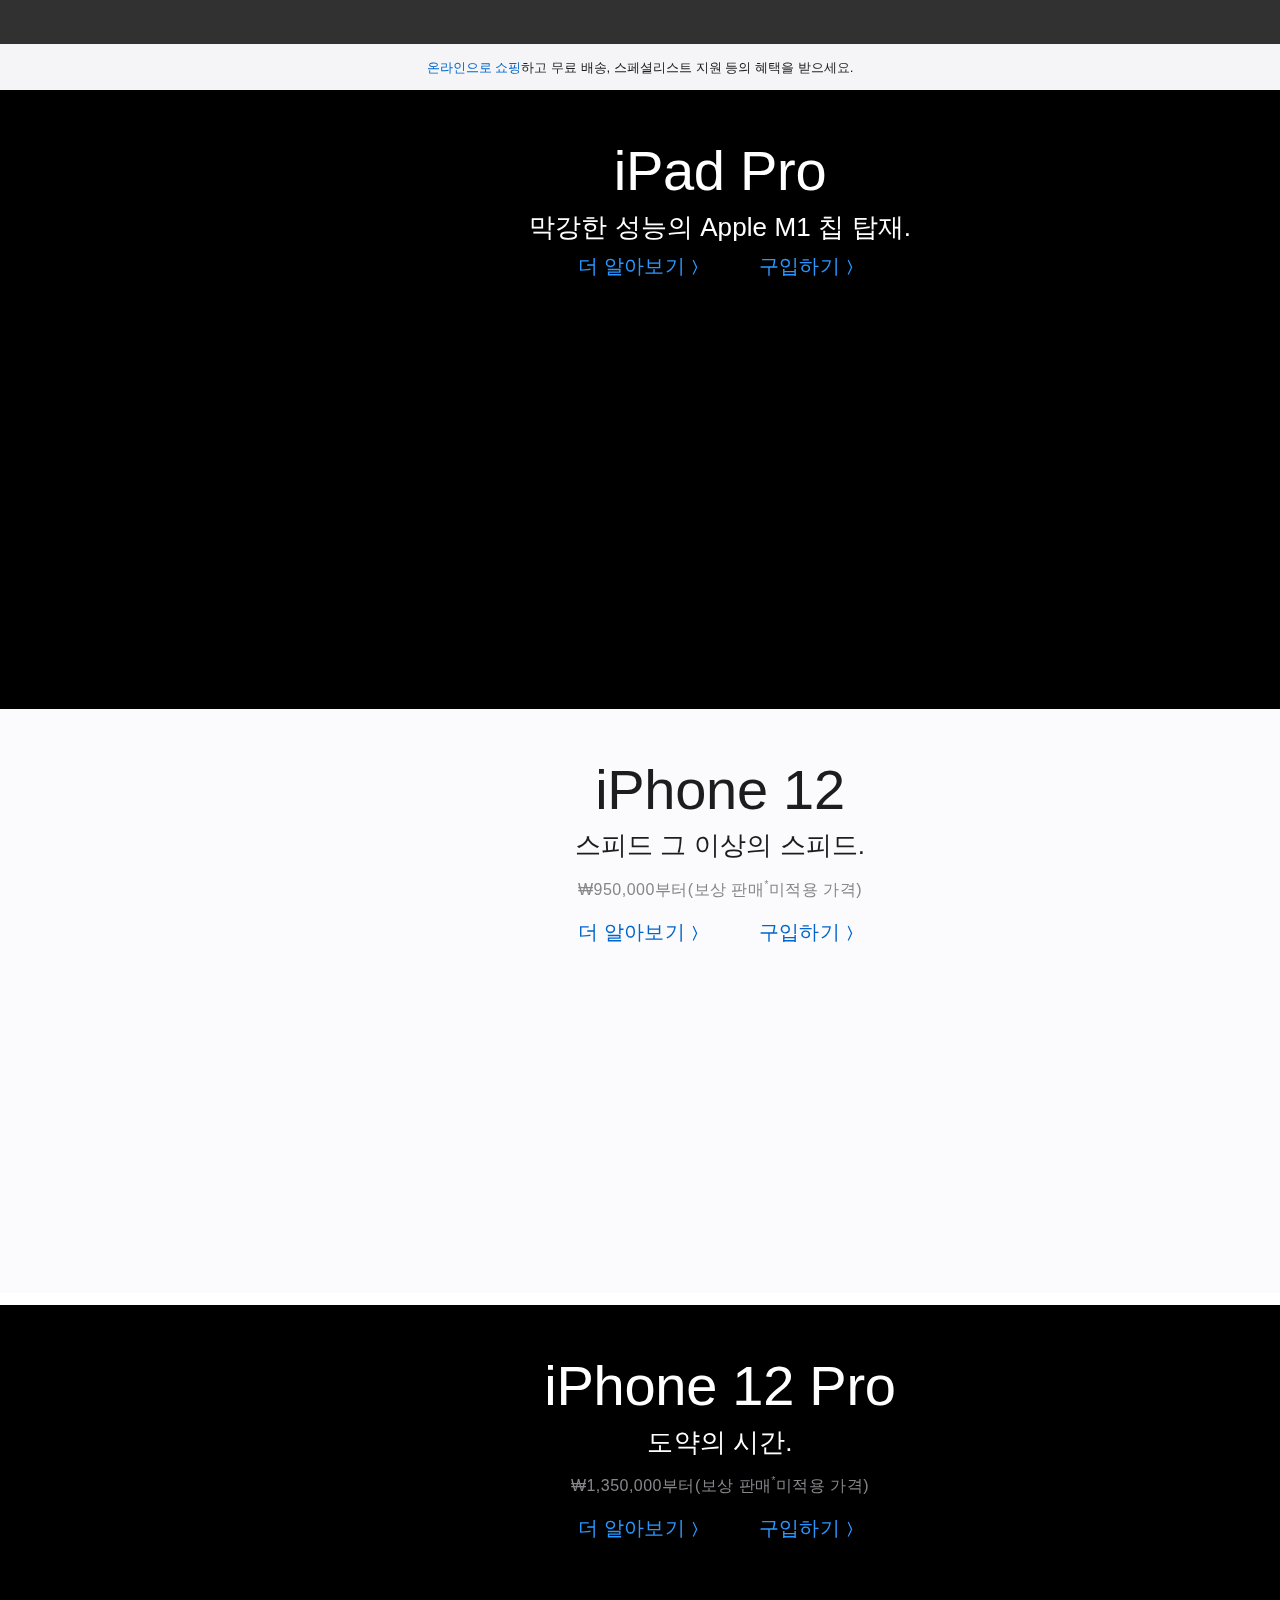
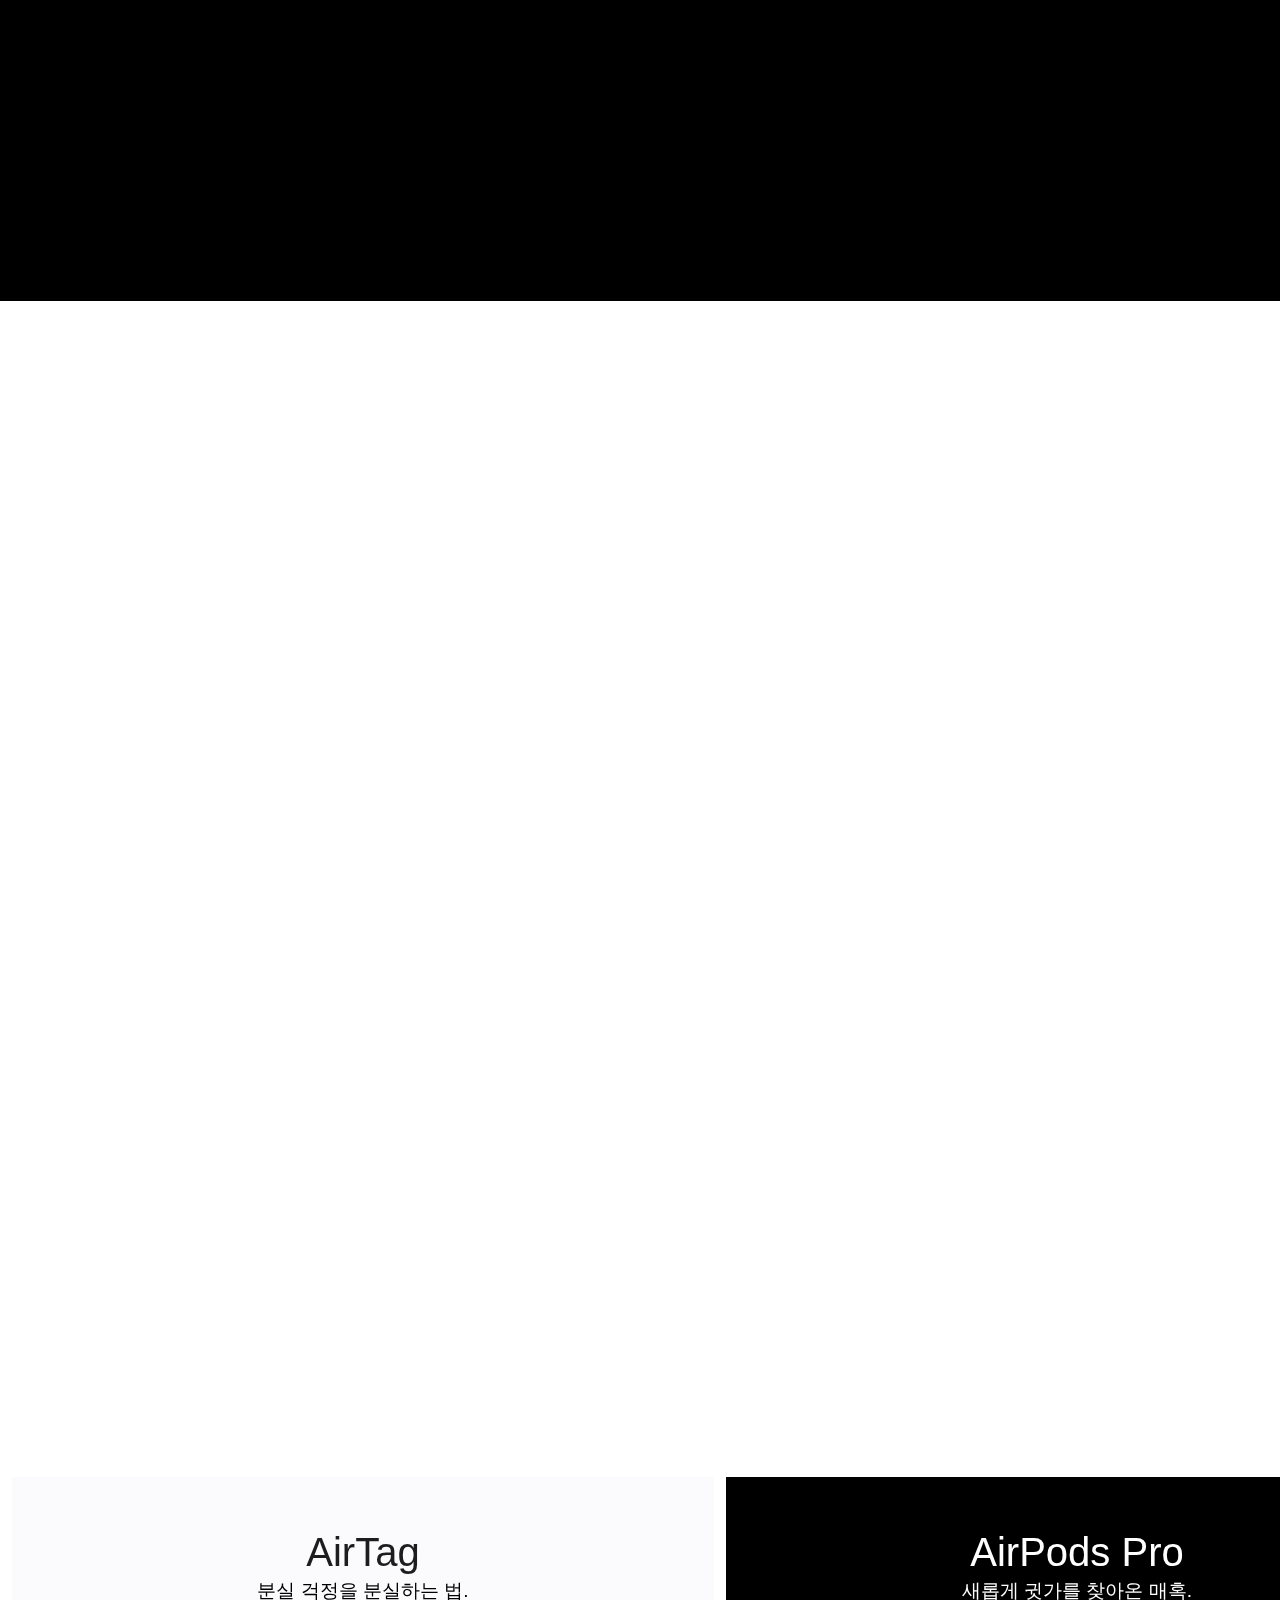
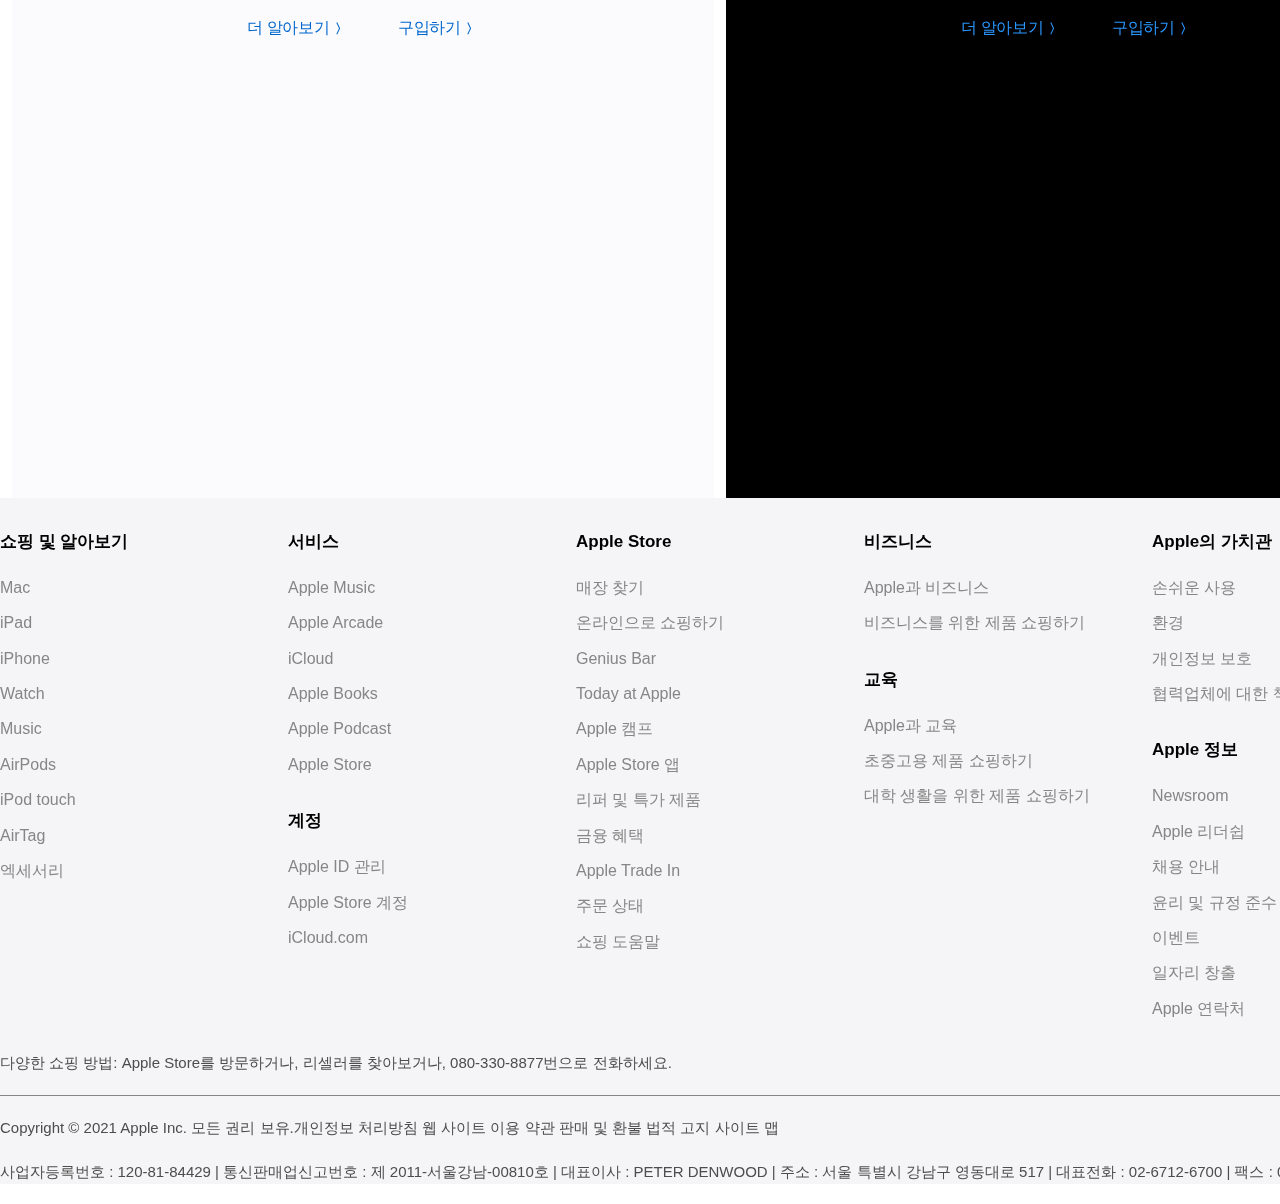
<file: index.html>
<!-- 	<%@ page language="java" contentType="text/html; charset=UTF-8" -->
<!--     pageEncoding="UTF-8"%> -->
<!DOCTYPE html>
<html>
<head>
<meta charset="UTF-8">
<link rel="stylesheet" type="text/css" href="css/home.css">
<link rel="stylesheet" type="text/css" href="css/top.css">
<link rel="stylesheet" type="text/css" href="css/bottom.css">
<script src="https://code.jquery.com/jquery-1.11.3.min.js"></script>
<link href="https://unpkg.com/aos@2.3.1/dist/aos.css" rel="stylesheet">
</head>
<body> 
	<!-- top -->
<!-- 	<%@ include file="top.jsp" %> -->
<div class = "topContainer_wrapper">
	<div class = "topContainer">
		<div class = "page appoleLogo"></div>
		<div class = "page Mac"></div>
		<div class = "page iPad"></div>
		<div class = "page iPhone"></div>
		<div class = "page Watch"></div>
		<div class = "page Music"></div>
		<div class = "page customer"></div>
		<div class = "page Search"></div>
		<div class = "page cart"></div>
	</div>
</div>

<script src="js/top.js"></script>

	<!-- 배너 -->
	<div class="banner_wrapper" data-aos="fade-left" data-aos-offset="400" data-aos-duration="1000">
		<div class="button banner_button">온라인으로 쇼핑</div>
		<div class="banner">하고 무료 배송, 스페셜리스트 지원 등의 혜택을 받으세요.</div>
	</div>
	<div class = "main">
		<!-- 메인 큰 블록 3개 : iPhone_12 / iPhone_12_Pro / iPad_Pro -->
		<div class="home iPad_Pro iPadPro_link">
			<div class="iPad_Pro big black_background title">iPad Pro</div>
			<div class="iPad_Pro big black_background subtitle">막강한 성능의 Apple M1 칩 탑재.</div>
			<div class="iPad_Pro big button more_info_wrapper">
				<div class="button more_info_sub_wrapper black_background">
					<div class="more_info">더 알아보기</div>
					<div class="more_info_icon"></div>
				</div>
				<div class="button more_info_sub_wrapper black_background">
					<div class="big buy">구입하기</div>
					<div class="more_info_icon"></div>
				</div>
			</div>
			<div class="iPad_Pro image" data-aos="fade-right" data-aos-offset="400" data-aos-duration="1000"></div>
		</div>
		<div class="home iPhone_12 iPhone12_link">
			<div class="iPhone_12 big title">iPhone 12</div>
			<div class="iPhone_12 big subtitle">스피드 그 이상의 스피드.</div>
			<div class="iPhone_12 big price wrapper">
				<div class="iPhone_12 big price">₩950,000부터(보상 판매</div>
				<div class="iPhone_12 big price button note">* </div>
				<div class="iPhone_12 big price">미적용 가격)</div>
			</div>
			<div class="iPhone_12 big button more_info_wrapper">
				<div class="button more_info_sub_wrapper">
					<div class="more_info">더 알아보기</div>
					<div class="more_info_icon"></div>
				</div>
				<div class="button more_info_sub_wrapper">
					<div class="big buy">구입하기</div>
					<div class="more_info_icon"></div>
				</div>
			</div>
			<div class="iPhone_12 image" data-aos="fade-up" data-aos-offset="400" data-aos-duration="1000"></div>
		</div>
		<div class="home iPhone_12_Pro iPadPro_link">
			<div class="iPhone_12_Pro big black_background title">iPhone 12 Pro</div>
			<div class="iPhone_12_Pro big black_background subtitle">도약의 시간.</div>
			<div class="iPhone_12_Pro big price wrapper">
				<div class="iPhone_12_Pro big price">₩1,350,000부터(보상 판매</div>
				<div class="iPhone_12_Pro big price button note">* </div>
				<div class="iPhone_12_Pro big price">미적용 가격)</div>
			</div>
			<div class="iPhone_12_Pro big button more_info_wrapper">
				<div class="button more_info_sub_wrapper black_background">
					<div class="more_info">더 알아보기</div>
					<div class="more_info_icon"></div>
				</div>
				<div class="button more_info_sub_wrapper black_background">
					<div class="big buy">구입하기</div>
					<div class="more_info_icon"></div>
				</div>
			</div>
			<div class="iPhone_12_Pro image" data-aos="fade-left" data-aos-offset="400" data-aos-duration="1000"></div>
		</div>
		
		<!-- 메인 작은 블록 6개 : iMac / Watch / MacBookAir / Arcade / AirTag / AirPodsPro -->
		<div class="home ETC">
			<div class="home ETC iMac_Watch">
				<div class="iMac background iMac_link" data-aos="zoom-in" data-aos-offset="0" data-aos-duration="2500">
					<div class="iMac small_title">iMac</div>
					<div class="iMac subtitle">이제 새롭게 만날 시간.</div>
					<div class="iMac small button more_info_wrapper">
						<div class="button more_info_sub_wrapper">
							<div class="more_info">더 알아보기</div>
							<div class="small more_info_icon"></div>
						</div>
						<div class="button more_info_sub_wrapper">
							<div class="buy">구입하기</div>
							<div class="small more_info_icon"></div>
						</div>
					</div>
				</div>
				<div class="Watch background" data-aos="zoom-in" data-aos-offset="0" data-aos-duration="2500">
					<div class="Watch black_background Watch small_title"></div>
					<div class="Watch black_background Watch subtitle">건강의 미래, 이미 손목 위에.</div>
					<div class="Watch small button more_info_wrapper">
						<div class="button more_info_sub_wrapper black_background">
							<div class="more_info">더 알아보기</div>
							<div class="small more_info_icon"></div>
						</div>
						<div class="button more_info_sub_wrapper black_background">
							<div class="buy">구입하기</div>
							<div class="small more_info_icon"></div>
						</div>
					</div>
				</div>
			</div>
			<div class="home ETC MacBookAir_Arcade" data-aos="fade-right" data-aos-offset="400" data-aos-duration="1000">
				<div class="MacBookAir background">
					<div class="MacBookAir black_background MacBookAir small_title">MacBook Air</div>
					<div class="MacBookAir black_background MacBookAir subtitle">Air의 흐름을 바꾸다.</div>
					<div class="MacBookAir MacBookAir small button more_info_wrapper">
						<div class="button more_info_sub_wrapper black_background">
							<div class="more_info">더 알아보기</div>
							<div class="small more_info_icon"></div>
						</div>
						<div class="button more_info_sub_wrapper black_background">
							<div class="buy">구입하기</div>
							<div class="small more_info_icon"></div>
						</div>
					</div>
				</div>
				<div class="Arcade background">
					<div class="Arcade small_title"></div>
					<div class="Arcade subtitle">Ultimate Rivals: The Court. 지금 플레이하세요.</div>
					<div class="Arcade small button more_info_wrapper">
						<div class="button more_info_sub_wrapper">
							<div class="more_info">더 알아보기</div>
							<div class="small more_info_icon"></div>
						</div>
						<div class="button more_info_sub_wrapper">
							<div class="try">무료 체험하기</div>
							<div class="button note">1</div>
							<div class="small arrow_icon"></div>
						</div>
					</div>
				</div>
			</div>
			<div class="home ETC AirTag_AirPodsPro">
				<div class="AirTag background">
					<div class="AirTag small_title">AirTag</div>
					<div class="AirTag subtitle">분실 걱정을 분실하는 법.</div>
					<div class="AirTag small button more_info_wrapper">
						<div class="button more_info_sub_wrapper">
							<div class="more_info">더 알아보기</div>
							<div class="small more_info_icon"></div>
						</div>
						<div class="button more_info_sub_wrapper">
							<div class="buy">구입하기</div>
							<div class="small more_info_icon"></div>
						</div>
					</div>
					<div class="AirTag image" data-aos="fade-up" data-aos-offset="400" data-aos-duration="1000"></div>
				</div>
				<div class="AirPodsPro background">
					<div class="AirPodsPro black_background small_title">AirPods Pro</div>
					<div class="AirPodsPro black_background subtitle">새롭게 귓가를 찾아온 매혹.</div>
					<div class="AirPodsPro small button more_info_wrapper">
						<div class="button more_info_sub_wrapper black_background">
							<div class="more_info">더 알아보기</div>
							<div class="small more_info_icon"></div>
						</div>
						<div class="button more_info_sub_wrapper black_background">
							<div class="buy">구입하기</div>
							<div class="small more_info_icon"></div>
						</div>
					</div>
					<div class="AirPodsPro image" data-aos="fade-down" data-aos-offset="400" data-aos-duration="1000"></div>
				</div>
			</div>
		</div>
	</div>
	
	<div class ="bottom">
		<div class = "bottom_container">
			<div class = "bottom_container_box">
				<div class = "list">
					<div class = "list_title">쇼핑 및 알아보기</div>
					<div class = "list_item Mac">Mac</div>
					<div class = "list_item iPad">iPad</div>
					<div class = "list_item iPhone">iPhone</div>
					<div class = "list_item Watch">Watch</div>
					<div class = "list_item Music">Music</div>
					<div class = "list_item AitPods">AirPods</div>
					<div class = "list_item iPod touch">iPod touch</div>
					<div class = "list_item AirTag">AirTag</div>
					<div class = "list_item">엑세서리</div>
					
				</div>
			</div>
			
			<div class = "bottom_container_box">
				<div class = "list">
					<div class = "list_title">서비스</div>
					<div class = "list_item">Apple Music</div>
					<div class = "list_item">Apple Arcade</div>
					<div class = "list_item">iCloud</div>
					<div class = "list_item">Apple Books</div>
					<div class = "list_item">Apple Podcast</div>
					<div class = "list_item">Apple Store</div>
				</div>
				<div class = "list">
					<div class = "list_title">계정</div>
					<div class = "list_item">Apple ID 관리</div>
					<div class = "list_item">Apple Store 계정</div>
					<div class = "list_item">iCloud.com</div>
				</div>
			</div>
			
			<div class = "bottom_container_box">
				<div class = "list">
					<div class = "list_title">Apple Store</div>
					<div class = "list_item">매장 찾기</div>
					<div class = "list_item">온라인으로 쇼핑하기</div>
					<div class = "list_item">Genius Bar</div>
					<div class = "list_item">Today at Apple</div>
					<div class = "list_item">Apple 캠프</div>
					<div class = "list_item">Apple Store 앱</div>
					<div class = "list_item">리퍼 및 특가 제품</div>
					<div class = "list_item">금융 혜택</div>
					<div class = "list_item">Apple Trade In</div>
					<div class = "list_item">주문 상태</div>
					<div class = "list_item">쇼핑 도움말</div>
				</div>
			</div>
			
			<div class = "bottom_container_box">
				<div class = "list">
					<div class = "list_title">비즈니스</div>
					<div class = "list_item">Apple과 비즈니스</div>
					<div class = "list_item">비즈니스를 위한 제품 쇼핑하기</div>
				</div>
				<div class = "list">
					<div class = "list_title">교육</div>
					<div class = "list_item">Apple과 교육</div>
					<div class = "list_item">초중고용 제품 쇼핑하기</div>
					<div class = "list_item">대학 생활을 위한 제품 쇼핑하기</div>
				</div>
			</div>
			
			<div class = "bottom_container_box">
				<div class = "list">
					<div class = "list_title">Apple의 가치관</div>
					<div class = "list_item">손쉬운 사용</div>
					<div class = "list_item">환경</div>
					<div class = "list_item">개인정보 보호</div>
					<div class = "list_item">협력업체에 대한 책임</div>
				</div>
				<div class = "list">
					<div class = "list_title">Apple 정보</div>
					<div class = "list_item">Newsroom</div>
					<div class = "list_item">Apple 리더쉽</div>
					<div class = "list_item">채용 안내</div>
					<div class = "list_item">윤리 및 규정 준수</div>
					<div class = "list_item">이벤트</div>
					<div class = "list_item">일자리 창출</div>
					<div class = "list_item">Apple 연락처</div>
				</div>
			</div>
		</div>
		
		<div class = "footer_container">
			<div class = "footer_item footer_call">다양한 쇼핑 방법: Apple Store를 방문하거나, 리셀러를 찾아보거나, 080-330-8877번으로 전화하세요.</div>
			<div class = "footer_item footer_line"></div>
			<div class = "footer_item footer_notice">Copyright © 2021 Apple Inc. 모든 권리 보유.개인정보 처리방침 웹 사이트 이용 약관 판매 및 환불 법적 고지 사이트 맵</div>
			<div class = "footer_item footer_notice">사업자등록번호 : 120-81-84429 | 통신판매업신고번호 : 제 2011-서울강남-00810호 | 대표이사 : PETER DENWOOD | 주소 : 서울 특별시 강남구 영동대로 517 | 대표전화 : 02-6712-6700 | 팩스 : 02-6928-0000</div>
		
		</div>
	</div>

<script src="js/bottom.js"></script>

	<script src="js/home.js"></script>
	<!-- Script -->
	<script src="https://unpkg.com/aos@2.3.1/dist/aos.js"></script>
	<script type="text/javascript">
		AOS.init();
	</script>
</body>
</html>

<!-- footer -->
<!-- <%@ include file="bottom.jsp" %> -->
</file>
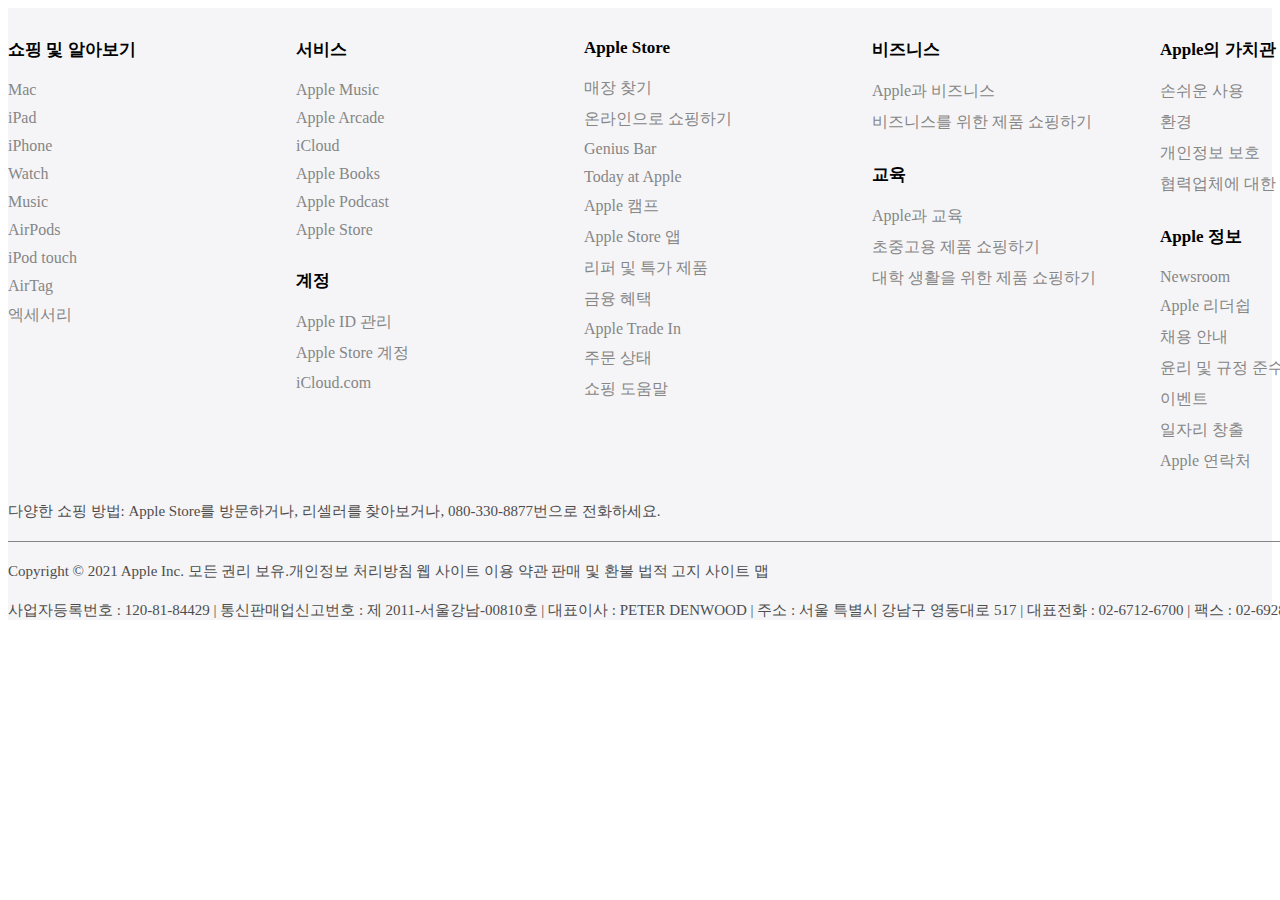
<file: bottom.html>
<!-- <%@ page language="java" contentType="text/html; charset=UTF-8" -->
<!--     pageEncoding="UTF-8"%> -->
<!DOCTYPE html>
<html>
<head>
<link rel="stylesheet" type="text/css" href="css/bottom.css">
<!-- 제이쿼리 -->
<script src="https://code.jquery.com/jquery-1.10.2.js"></script>
<!-- ajax -->
<script src="https://ajax.googleapis.com/ajax/libs/jquery/3.4.1/jquery.min.js"></script>

<meta charset="UTF-8">
</head>
<body>
	<div class ="bottom">
		<div class = "bottom_container">
			<div class = "bottom_container_box">
				<div class = "list">
					<div class = "list_title">쇼핑 및 알아보기</div>
					<div class = "list_item Mac">Mac</div>
					<div class = "list_item iPad">iPad</div>
					<div class = "list_item iPhone">iPhone</div>
					<div class = "list_item Watch">Watch</div>
					<div class = "list_item Music">Music</div>
					<div class = "list_item AitPods">AirPods</div>
					<div class = "list_item iPod touch">iPod touch</div>
					<div class = "list_item AirTag">AirTag</div>
					<div class = "list_item">엑세서리</div>
					
				</div>
			</div>
			
			<div class = "bottom_container_box">
				<div class = "list">
					<div class = "list_title">서비스</div>
					<div class = "list_item">Apple Music</div>
					<div class = "list_item">Apple Arcade</div>
					<div class = "list_item">iCloud</div>
					<div class = "list_item">Apple Books</div>
					<div class = "list_item">Apple Podcast</div>
					<div class = "list_item">Apple Store</div>
				</div>
				<div class = "list">
					<div class = "list_title">계정</div>
					<div class = "list_item">Apple ID 관리</div>
					<div class = "list_item">Apple Store 계정</div>
					<div class = "list_item">iCloud.com</div>
				</div>
			</div>
			
			<div class = "bottom_container_box">
				<div class = "list">
					<div class = "list_title">Apple Store</div>
					<div class = "list_item">매장 찾기</div>
					<div class = "list_item">온라인으로 쇼핑하기</div>
					<div class = "list_item">Genius Bar</div>
					<div class = "list_item">Today at Apple</div>
					<div class = "list_item">Apple 캠프</div>
					<div class = "list_item">Apple Store 앱</div>
					<div class = "list_item">리퍼 및 특가 제품</div>
					<div class = "list_item">금융 혜택</div>
					<div class = "list_item">Apple Trade In</div>
					<div class = "list_item">주문 상태</div>
					<div class = "list_item">쇼핑 도움말</div>
				</div>
			</div>
			
			<div class = "bottom_container_box">
				<div class = "list">
					<div class = "list_title">비즈니스</div>
					<div class = "list_item">Apple과 비즈니스</div>
					<div class = "list_item">비즈니스를 위한 제품 쇼핑하기</div>
				</div>
				<div class = "list">
					<div class = "list_title">교육</div>
					<div class = "list_item">Apple과 교육</div>
					<div class = "list_item">초중고용 제품 쇼핑하기</div>
					<div class = "list_item">대학 생활을 위한 제품 쇼핑하기</div>
				</div>
			</div>
			
			<div class = "bottom_container_box">
				<div class = "list">
					<div class = "list_title">Apple의 가치관</div>
					<div class = "list_item">손쉬운 사용</div>
					<div class = "list_item">환경</div>
					<div class = "list_item">개인정보 보호</div>
					<div class = "list_item">협력업체에 대한 책임</div>
				</div>
				<div class = "list">
					<div class = "list_title">Apple 정보</div>
					<div class = "list_item">Newsroom</div>
					<div class = "list_item">Apple 리더쉽</div>
					<div class = "list_item">채용 안내</div>
					<div class = "list_item">윤리 및 규정 준수</div>
					<div class = "list_item">이벤트</div>
					<div class = "list_item">일자리 창출</div>
					<div class = "list_item">Apple 연락처</div>
				</div>
			</div>
		</div>
		
		<div class = "footer_container">
			<div class = "footer_item footer_call">다양한 쇼핑 방법: Apple Store를 방문하거나, 리셀러를 찾아보거나, 080-330-8877번으로 전화하세요.</div>
			<div class = "footer_item footer_line"></div>
			<div class = "footer_item footer_notice">Copyright © 2021 Apple Inc. 모든 권리 보유.개인정보 처리방침 웹 사이트 이용 약관 판매 및 환불 법적 고지 사이트 맵</div>
			<div class = "footer_item footer_notice">사업자등록번호 : 120-81-84429 | 통신판매업신고번호 : 제 2011-서울강남-00810호 | 대표이사 : PETER DENWOOD | 주소 : 서울 특별시 강남구 영동대로 517 | 대표전화 : 02-6712-6700 | 팩스 : 02-6928-0000</div>
		
		</div>
	</div>

<script src="js/bottom.js"></script>
</body>
</html>
</file>
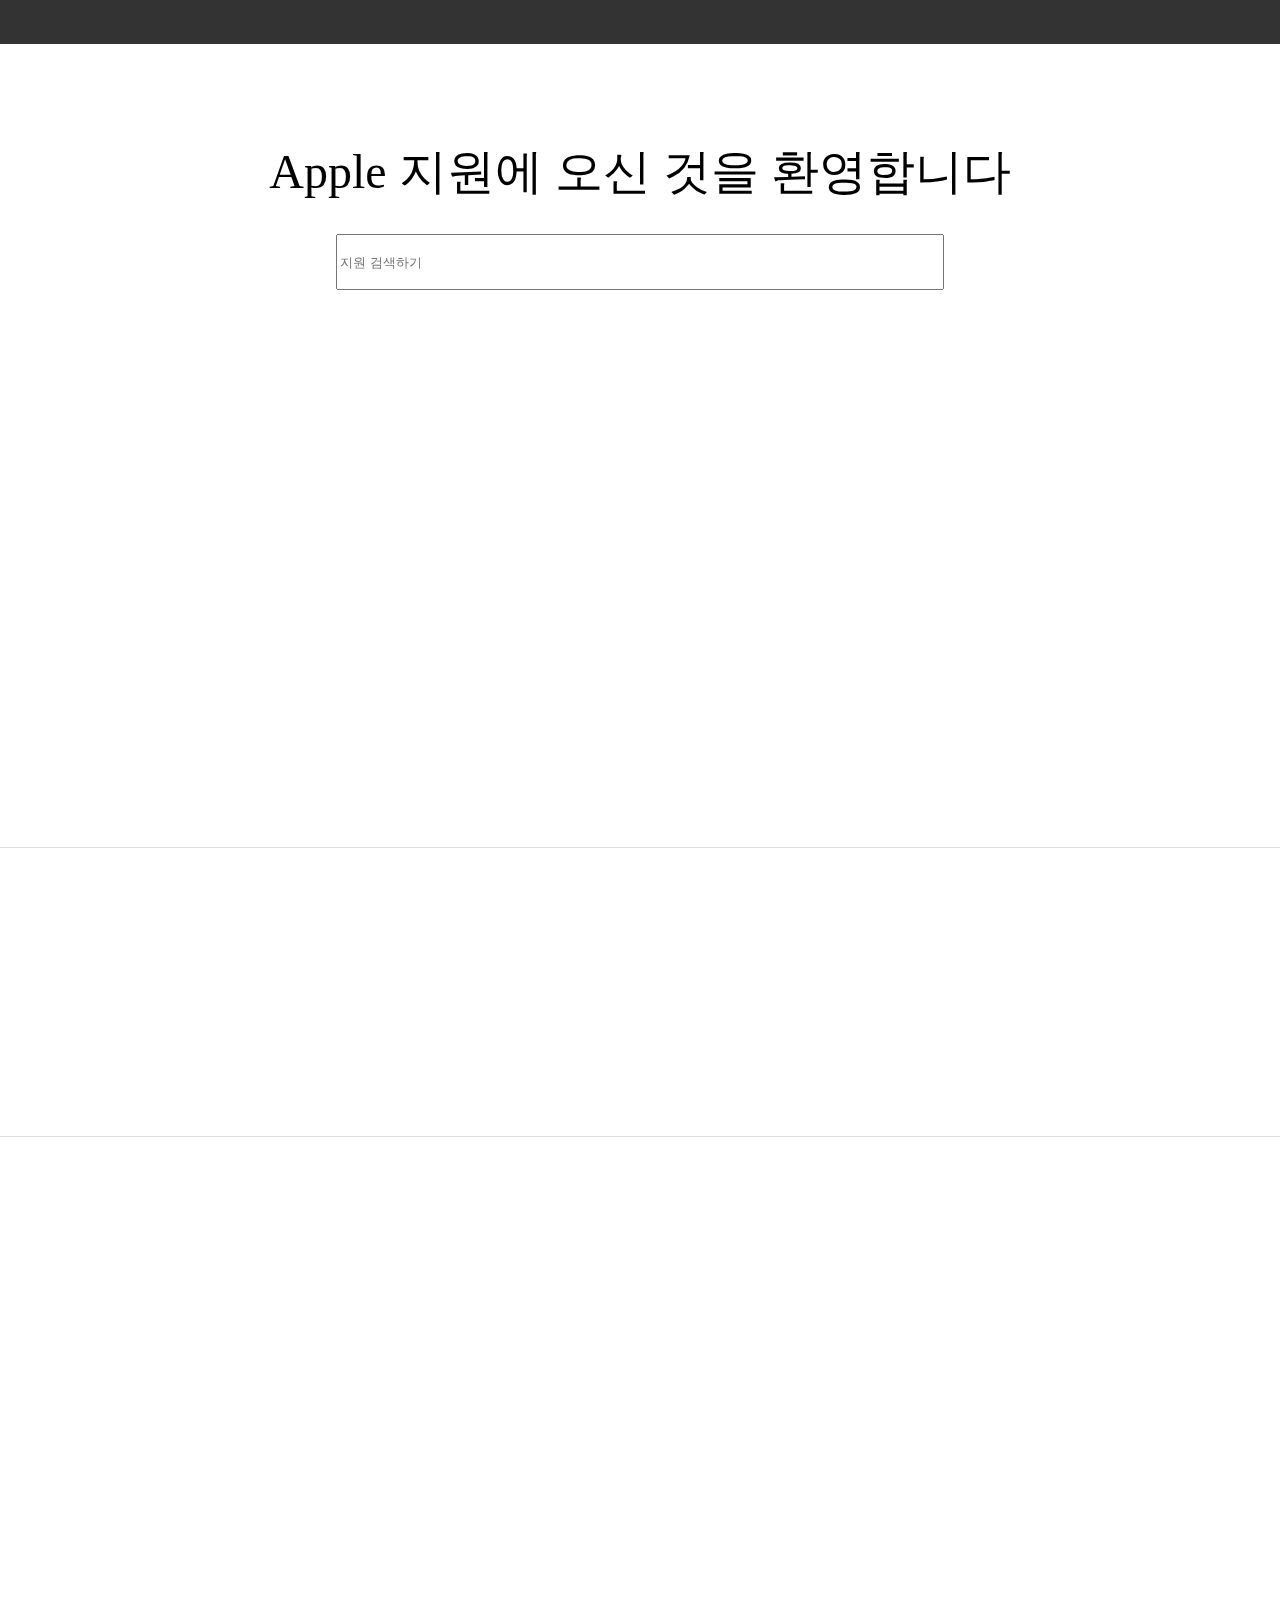
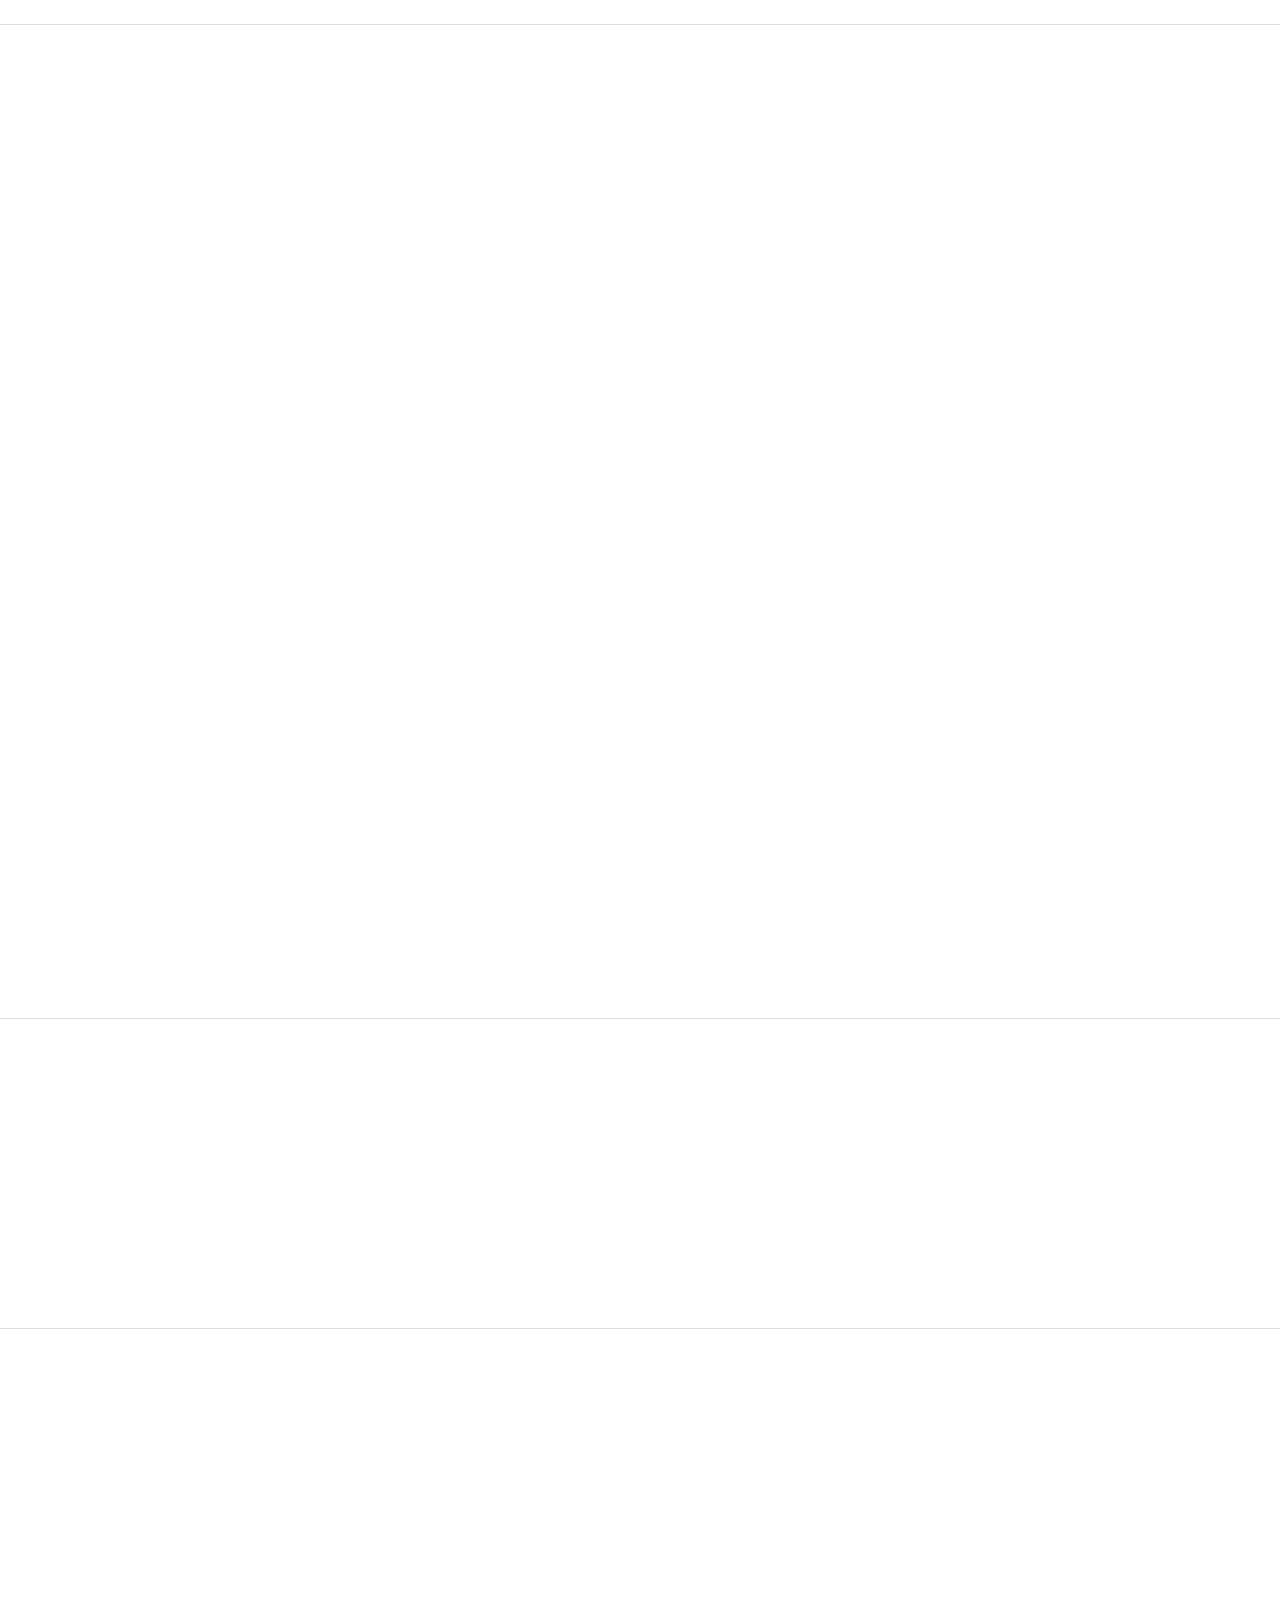
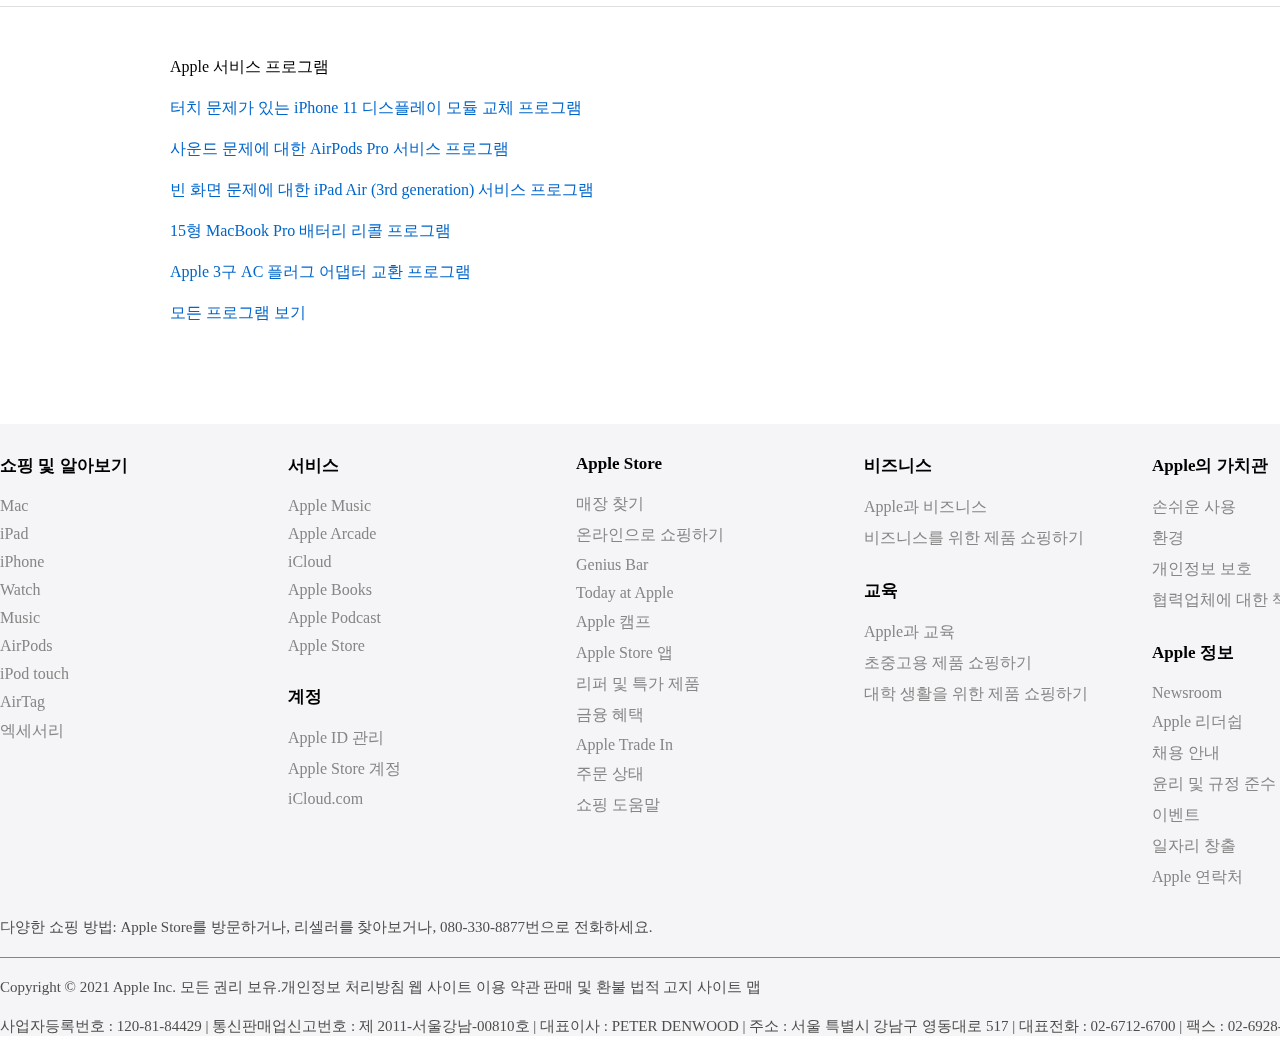
<file: customer.html>
<!-- <%@ page language="java" contentType="text/html; charset=UTF-8" -->
<!--     pageEncoding="UTF-8"%> -->
<!DOCTYPE html>
<html>
<head>
<link rel="stylesheet" type="text/css" href="css/customer.css">
<link rel="stylesheet" type="text/css" href="css/top.css">
<link rel="stylesheet" type="text/css" href="css/bottom.css">
<script src="https://code.jquery.com/jquery-1.11.3.min.js"></script>
<link href="https://unpkg.com/aos@2.3.1/dist/aos.css" rel="stylesheet">
<meta charset="UTF-8">
<title>비공식 Apple 지원</title>
</head>
<body>
<!--  상단 메뉴바 -->
<div class = "topContainer_wrapper">
	<div class = "topContainer">
		<div class = "page appoleLogo"></div>
		<div class = "page Mac"></div>
		<div class = "page iPad"></div>
		<div class = "page iPhone"></div>
		<div class = "page Watch"></div>
		<div class = "page Music"></div>
		<div class = "page customer"></div>
		<div class = "page Search"></div>
		<div class = "page cart"></div>
	</div>
</div>

<script src="js/top.js"></script>
<!-- <%@ include file="top.jsp" %> -->
<div class = "title">
	<div class = "titleBanner">
		<div class = "titleBanner_image" data-aos="zoom-out" data-aos-offset="0" data-aos-duration="2000">
				<div class ="titleBanner_title" data-aos="zoom-in" data-aos-offset="0" data-aos-duration="2000">Apple 지원에 오신 것을 환영합니다</div>
			<div class = "titleBanner_box">
				<input class = "titleBanner_search" placeholder = "지원 검색하기" />
			</div>
		</div>
	</div>
	
	
	<div class = "mainBanner">
		<div class = "mainBanner_choiceBanner">
		
			<div class = "mainBanner_choiceBanner__box">
				<div class = "choiceBanner__image_box">
					<div class = "choiceBanner__image iphone_image" data-aos="zoom-in" data-aos-offset="400" data-aos-duration="2500"></div>
				</div>
				<div class = "choiceBanner__title" data-aos="fade-down" data-aos-offset="400" data-aos-duration="1000">iPhone</div>
			</div>
			
			<div class = "mainBanner_choiceBanner__box">
				<div class = "choiceBanner__image_box">
					<div class = "choiceBanner__image mac_image" data-aos="zoom-in" data-aos-offset="400" data-aos-duration="2500"></div>
				</div>
				<div class = "choiceBanner__title" data-aos="fade-down" data-aos-offset="400" data-aos-duration="1000">Mac</div>
			</div>
			
			<div class = "mainBanner_choiceBanner__box">
				<div class = "choiceBanner__image_box">
					<div class = "choiceBanner__image ipad_image" data-aos="zoom-in" data-aos-offset="400" data-aos-duration="2500"></div>
				</div>
				<div class = "choiceBanner__title" data-aos="fade-down" data-aos-offset="400" data-aos-duration="1000">iPad</div>
			</div>
			
			<div class = "mainBanner_choiceBanner__box">
				<div class = "choiceBanner__image_box">
					<div class = "choiceBanner__image watch_image" data-aos="zoom-in" data-aos-offset="400" data-aos-duration="2500"></div>
				</div>
				<div class = "choiceBanner__title" data-aos="fade-down" data-aos-offset="400" data-aos-duration="1000">Watch</div>
			</div>
			
			<div class = "mainBanner_choiceBanner__box">
				<div class = "choiceBanner__image_box">
					<div class = "choiceBanner__image airpods_image" data-aos="zoom-in" data-aos-offset="400" data-aos-duration="2500"></div>
				</div>
				<div class = "choiceBanner__title" data-aos="fade-down" data-aos-offset="400" data-aos-duration="1000">AirPods</div>
			</div>
			
			<div class = "mainBanner_choiceBanner__box">
				<div class = "choiceBanner__image_box">
					<div class = "choiceBanner__image music_image" data-aos="zoom-in" data-aos-offset="400" data-aos-duration="2500"></div>
				</div>
				<div class = "choiceBanner__title" data-aos="fade-down" data-aos-offset="400" data-aos-duration="1000">Music</div>
			</div>
			
		</div>
					
		<div class = "line"></div>			
					
		<div class = "mainBanner_surviceBanner">
			<div class = "surviceBanner_box">
				<div class = "surviceBanner_image_box" data-aos="fade-up-left" data-aos-offset="300" data-aos-duration="3000">
					<div class = "surviceBanner_image surviceBanner_forgot_image"></div>
				</div>
				<div class = "surviceBanner_info" data-aos="fade-down" data-aos-offset="300" data-aos-duration="1000">Apple ID 또는 암호를 잊어버림</div>
			</div>
			
			<div class = "surviceBanner_box">
				<div class = "surviceBanner_image_box" data-aos="fade-up" data-aos-offset="300" data-aos-duration="3000">
					<div class = "surviceBanner_image surviceBanner_repair_image"></div>
				</div>
				<div class = "surviceBanner_info" data-aos="fade-down" data-aos-offset="300" data-aos-duration="1000">Apple 수리</div>
			</div>
			
			<div class = "surviceBanner_box">
				<div class = "surviceBanner_image_box" data-aos="fade-up-right" data-aos-offset="300" data-aos-duration="3000">
					<div class = "surviceBanner_image surviceBanner_subscribe_image"></div>
				</div>
				<div class = "surviceBanner_info" data-aos="fade-down" data-aos-offset="300" data-aos-duration="1000">청구 및 구독</div>
			</div>
			
		</div>
		
		<div class = "line"></div>
		
		<div class = "mainBanner_tipBanner">
		
			<div class = "tipBanner_box">
				<div class = "tipBanner_image_box">
					<div class = "tipBanner_image tipBanner_design_image" data-aos="zoom-in" data-aos-offset="400" data-aos-duration="1000"></div>
				</div>
				<div class = "tipBanner_info_box" data-aos="fade-left" data-aos-offset="400" data-aos-duration="1000">
					<div class = "tipBanner_info_title">모두를 위한 설계</div>
					<div class = "tipBanner_info_subtitle">모든 Apple 기기에 내장된 강력한 보조 기능을 통해 이제 다양한<br>방식으로 정보를 탐색하고 작업하며 즐길 수 있게 되었습니다.</div>
					<div class = "tipBanner_info_link">손쉬운 사용 기능 탐색하기</div>
					
				</div>
			</div>
		
			<div class = "tipBanner_box tipBanner_box_right">
				<div class = "tipBanner_image_box">
					<div class = "tipBanner_image tipBanner_help_image" data-aos="zoom-in" data-aos-offset="400" data-aos-duration="1000"></div>
				</div>
				<div class = "tipBanner_info_box" data-aos="fade-right" data-aos-offset="400" data-aos-duration="1000">
					<div class = "tipBanner_info_title">가족과 자녀에게 도움이 되는 기능<br>알아보기</div>
					<div class = "tipBanner_info_subtitle">자녀를 위한 Apple 기기 관리, 가족 공유 및 스크린 타임 제한 설정 등<br>다양한 정보를 확인해 보세요.</div>
					<div class = "tipBanner_info_link">자녀를 위해 설정하기</div>	
				</div>
			</div>
		</div>
		
		<div class = "line"></div>
		
		<div class = "mainBanner_today" data-aos="zoom-in" data-aos-offset="400" data-aos-duration="1000">
			<div class = "today_box">
				<div class = "today_info_box">
					<div class = "today_info_title">Today at Apple의 온라인<br>세션</div>
					<div class = "today_info_subtitle">Apple Creative가 진행하는 라이브 세션에서<br>기본적인 iPhone, iPad 및 Mac 사용 방법을<br>배워보세요.</div>
					<div class = "today_info_link">신청하기</div>
				</div>
				
				<div class = "today_image_box">
					<div class = "today_image"></div>	
				</div>
			</div>
		</div>
		
		
		<div class = "mainBanner_support">
			<div class = "support_box"  data-aos="zoom-out" data-aos-offset="0" data-aos-duration="2000">
				<div class = "support_info_box" data-aos="zoom-in" data-aos-offset="0" data-aos-duration="2000">
					<div class = "support_info_title">지원받기</div>
					<div class = "support_info_subtitle">제품을 선택하고 가장 적합한 해결 방법을 확인할 수 있습니다.</div>
					<div class = "support_info_link_box">
						<div class = "support_info_link">지금 시작하기</div>
						<div class = "support_info_link">Apple 지원 앱 다운로드하기</div>
					</div>
				</div>
			</div>
		</div>
		
		
		<div class = "mainBanner_specialist">
			<div class = "specialist_box" data-aos="fade-right" data-aos-offset="300" data-aos-duration="3000">
				<div class = "specialist_image_box">
					<div class = "specialist_image"></div>
				</div>
				<div class = "specialist_info_box">
					<div class = "specialist_info_title">Apple 전문가의 서비스 및 지원</div>
					<div class = "specialist_info_subtitle">AppleCare 제품은 Apple 전문가의 기술 지원 및 추가 하드웨어<br>서비스 옵션을 제공합니다.</div>
					<div class = "specialist_info_link">AppleCare 플랜에 대해 알아보기</div>
				</div>
				
			</div>
		</div>
		
		<div class = "line"></div>
		
		<div class = "mainBanner_question">
			<div class = "question_box" data-aos="fade-left" data-aos-offset="300" data-aos-duration="3000">
				<div class = "question_info_box">
					<div class = "question_info_title">질문이 있으십니까?</div>
					<div class = "question_info_subtitle">질문에 대한 답변을 얻을 수 있습니다. Apple 지원 커뮤니티에서<br>답변을 얻으실 수 있습니다.</div>
					<div class = "question_info_link">커뮤니티에 질문하기</div>
				</div>
				<div class = "question_image_box">
					<div class = "question_image"></div>
				</div>
			</div>
		</div>
		
		<div class = "line"></div>
		
		<div class = "mainBanner_warning">
			<div class = "warning_box" data-aos="fade-up" data-aos-offset="300" data-aos-duration="3000">
				<div class = "warning_title">유사/모조품 주의</div>
				<div class = "warning_subtitle">일부 유사/모조품과 타사 배터리 및 전원 어댑터는 제대로 설계되지 않아 안전 관련 문제를 초래할 수 있습니다. 배터리 교체 시 정품<br>Apple 배터리로 교체하기 위해서는 Apple Store, Apple 공인 서비스 제공업체 또는 무선 이동통신사 서비스 센터를 방문하시는<br>것이 좋습니다. Apple 기기 충전용 어댑터를 교체해야 한다면 Apple 전원 어댑터로 교체하시는 것이 좋습니다.</div>
				<div class = "warning_subtitle">정품이 아닌 교체용 디스플레이는 시각적 품질이 좋지 않거나 제대로 작동하지 않을 수 있습니다. 신뢰할 수 있는 전문가가 정품<br>Apple 부품만을 사용하여 Apple 인증 디스플레이 수리를 수행합니다.</div>
			</div>
		</div>
		
		<div class = "line"></div>
		
		<div class = "mainBanner_appleSurvice">
			<div class = "appleSurvice_box">
				<div class = "appleSurvice_title">Apple 서비스 프로그램</div>
				<div class = "appleSurvice_link_box">
					<div class = "appleSurvice_link">터치 문제가 있는 iPhone 11 디스플레이 모듈 교체 프로그램</div>
					<div class = "appleSurvice_link">사운드 문제에 대한 AirPods Pro 서비스 프로그램</div>
					<div class = "appleSurvice_link">빈 화면 문제에 대한 iPad Air (3rd generation) 서비스 프로그램</div>
					<div class = "appleSurvice_link">15형 MacBook Pro 배터리 리콜 프로그램</div>
					<div class = "appleSurvice_link">Apple 3구 AC 플러그 어댑터 교환 프로그램</div>
					<div class = "appleSurvice_link">모든 프로그램 보기</div>
				</div>
			</div>
		</div>
		
	</div>















</div>
	<div class ="bottom">
		<div class = "bottom_container">
			<div class = "bottom_container_box">
				<div class = "list">
					<div class = "list_title">쇼핑 및 알아보기</div>
					<div class = "list_item Mac">Mac</div>
					<div class = "list_item iPad">iPad</div>
					<div class = "list_item iPhone">iPhone</div>
					<div class = "list_item Watch">Watch</div>
					<div class = "list_item Music">Music</div>
					<div class = "list_item AitPods">AirPods</div>
					<div class = "list_item iPod touch">iPod touch</div>
					<div class = "list_item AirTag">AirTag</div>
					<div class = "list_item">엑세서리</div>
					
				</div>
			</div>
			
			<div class = "bottom_container_box">
				<div class = "list">
					<div class = "list_title">서비스</div>
					<div class = "list_item">Apple Music</div>
					<div class = "list_item">Apple Arcade</div>
					<div class = "list_item">iCloud</div>
					<div class = "list_item">Apple Books</div>
					<div class = "list_item">Apple Podcast</div>
					<div class = "list_item">Apple Store</div>
				</div>
				<div class = "list">
					<div class = "list_title">계정</div>
					<div class = "list_item">Apple ID 관리</div>
					<div class = "list_item">Apple Store 계정</div>
					<div class = "list_item">iCloud.com</div>
				</div>
			</div>
			
			<div class = "bottom_container_box">
				<div class = "list">
					<div class = "list_title">Apple Store</div>
					<div class = "list_item">매장 찾기</div>
					<div class = "list_item">온라인으로 쇼핑하기</div>
					<div class = "list_item">Genius Bar</div>
					<div class = "list_item">Today at Apple</div>
					<div class = "list_item">Apple 캠프</div>
					<div class = "list_item">Apple Store 앱</div>
					<div class = "list_item">리퍼 및 특가 제품</div>
					<div class = "list_item">금융 혜택</div>
					<div class = "list_item">Apple Trade In</div>
					<div class = "list_item">주문 상태</div>
					<div class = "list_item">쇼핑 도움말</div>
				</div>
			</div>
			
			<div class = "bottom_container_box">
				<div class = "list">
					<div class = "list_title">비즈니스</div>
					<div class = "list_item">Apple과 비즈니스</div>
					<div class = "list_item">비즈니스를 위한 제품 쇼핑하기</div>
				</div>
				<div class = "list">
					<div class = "list_title">교육</div>
					<div class = "list_item">Apple과 교육</div>
					<div class = "list_item">초중고용 제품 쇼핑하기</div>
					<div class = "list_item">대학 생활을 위한 제품 쇼핑하기</div>
				</div>
			</div>
			
			<div class = "bottom_container_box">
				<div class = "list">
					<div class = "list_title">Apple의 가치관</div>
					<div class = "list_item">손쉬운 사용</div>
					<div class = "list_item">환경</div>
					<div class = "list_item">개인정보 보호</div>
					<div class = "list_item">협력업체에 대한 책임</div>
				</div>
				<div class = "list">
					<div class = "list_title">Apple 정보</div>
					<div class = "list_item">Newsroom</div>
					<div class = "list_item">Apple 리더쉽</div>
					<div class = "list_item">채용 안내</div>
					<div class = "list_item">윤리 및 규정 준수</div>
					<div class = "list_item">이벤트</div>
					<div class = "list_item">일자리 창출</div>
					<div class = "list_item">Apple 연락처</div>
				</div>
			</div>
		</div>
		
		<div class = "footer_container">
			<div class = "footer_item footer_call">다양한 쇼핑 방법: Apple Store를 방문하거나, 리셀러를 찾아보거나, 080-330-8877번으로 전화하세요.</div>
			<div class = "footer_item footer_line"></div>
			<div class = "footer_item footer_notice">Copyright © 2021 Apple Inc. 모든 권리 보유.개인정보 처리방침 웹 사이트 이용 약관 판매 및 환불 법적 고지 사이트 맵</div>
			<div class = "footer_item footer_notice">사업자등록번호 : 120-81-84429 | 통신판매업신고번호 : 제 2011-서울강남-00810호 | 대표이사 : PETER DENWOOD | 주소 : 서울 특별시 강남구 영동대로 517 | 대표전화 : 02-6712-6700 | 팩스 : 02-6928-0000</div>
		
		</div>
	</div>

<script src="js/bottom.js"></script>





<script src="js/customer.js"></script>
<script src="https://unpkg.com/aos@2.3.1/dist/aos.js"></script>
<script type="text/javascript">
	AOS.init();
</script>
</body>
</html>
<!-- footer -->
<!-- <%@ include file="bottom.jsp" %> -->
</file>
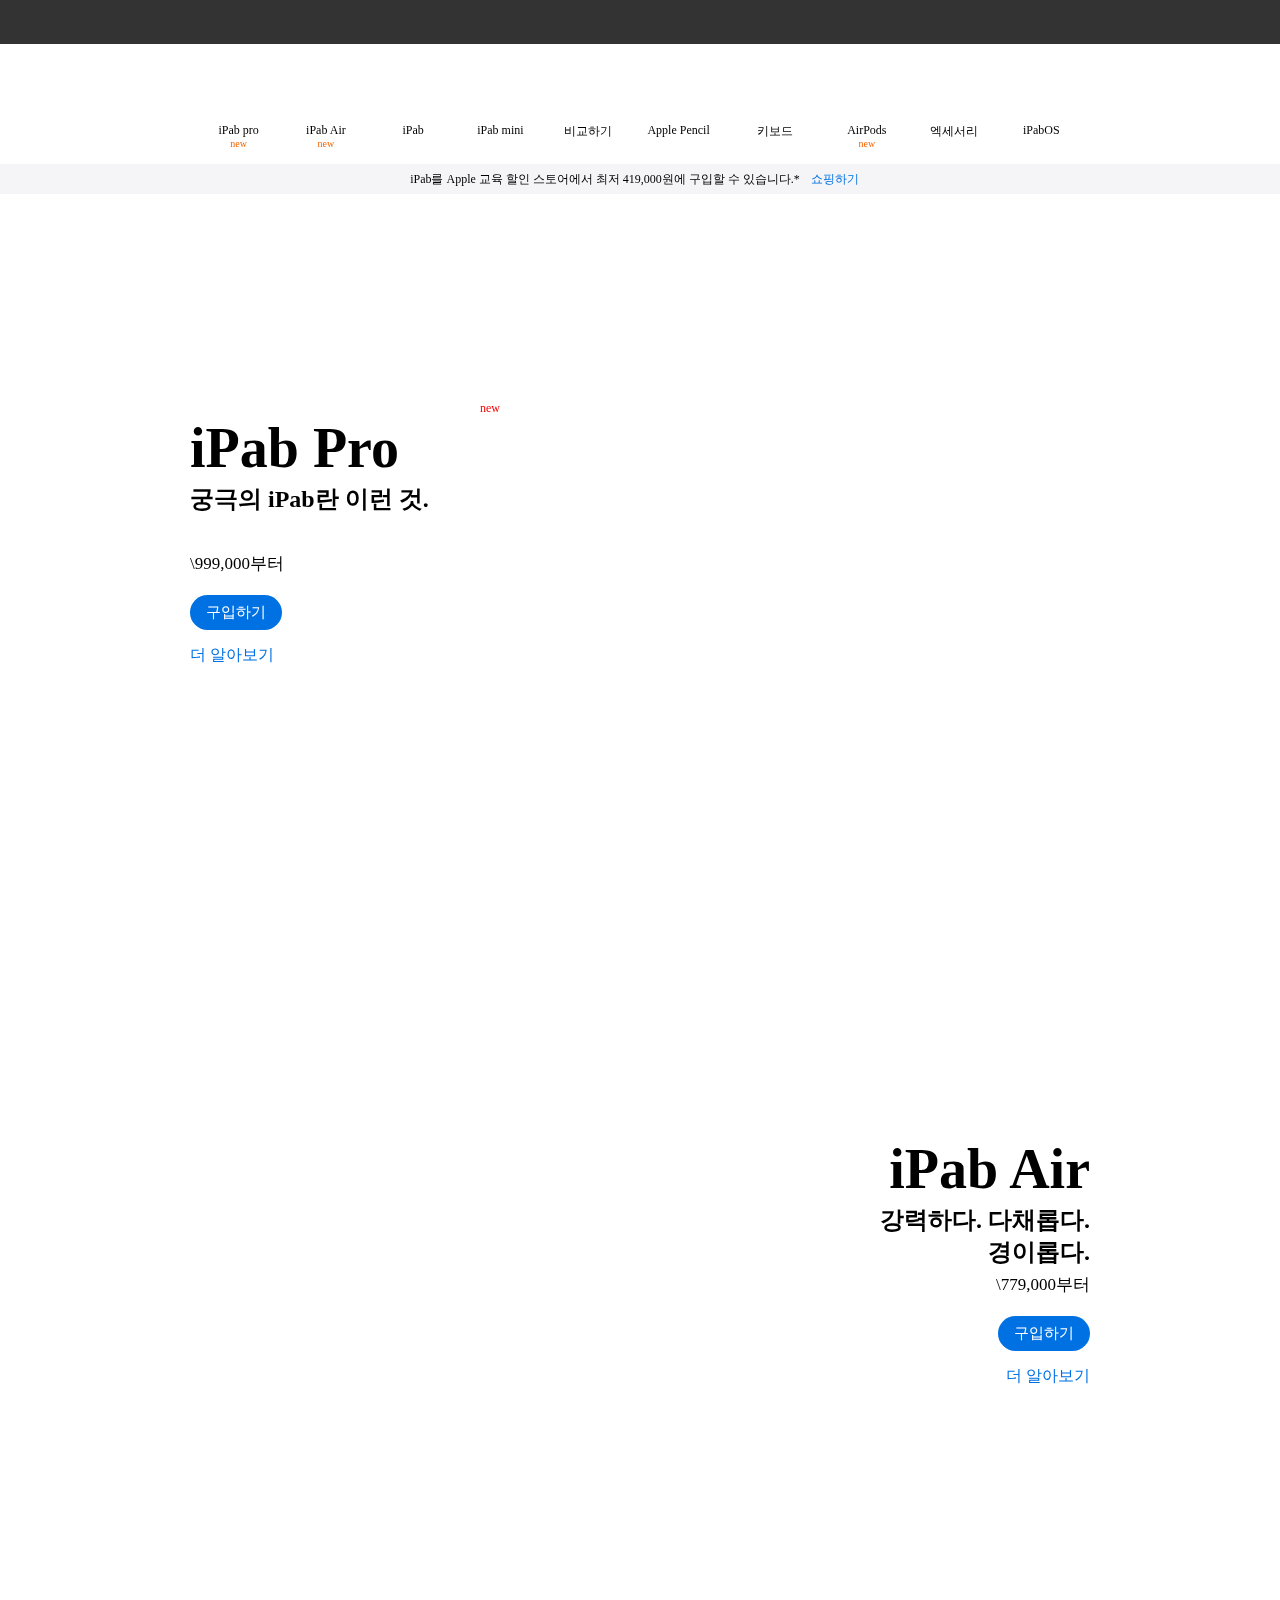
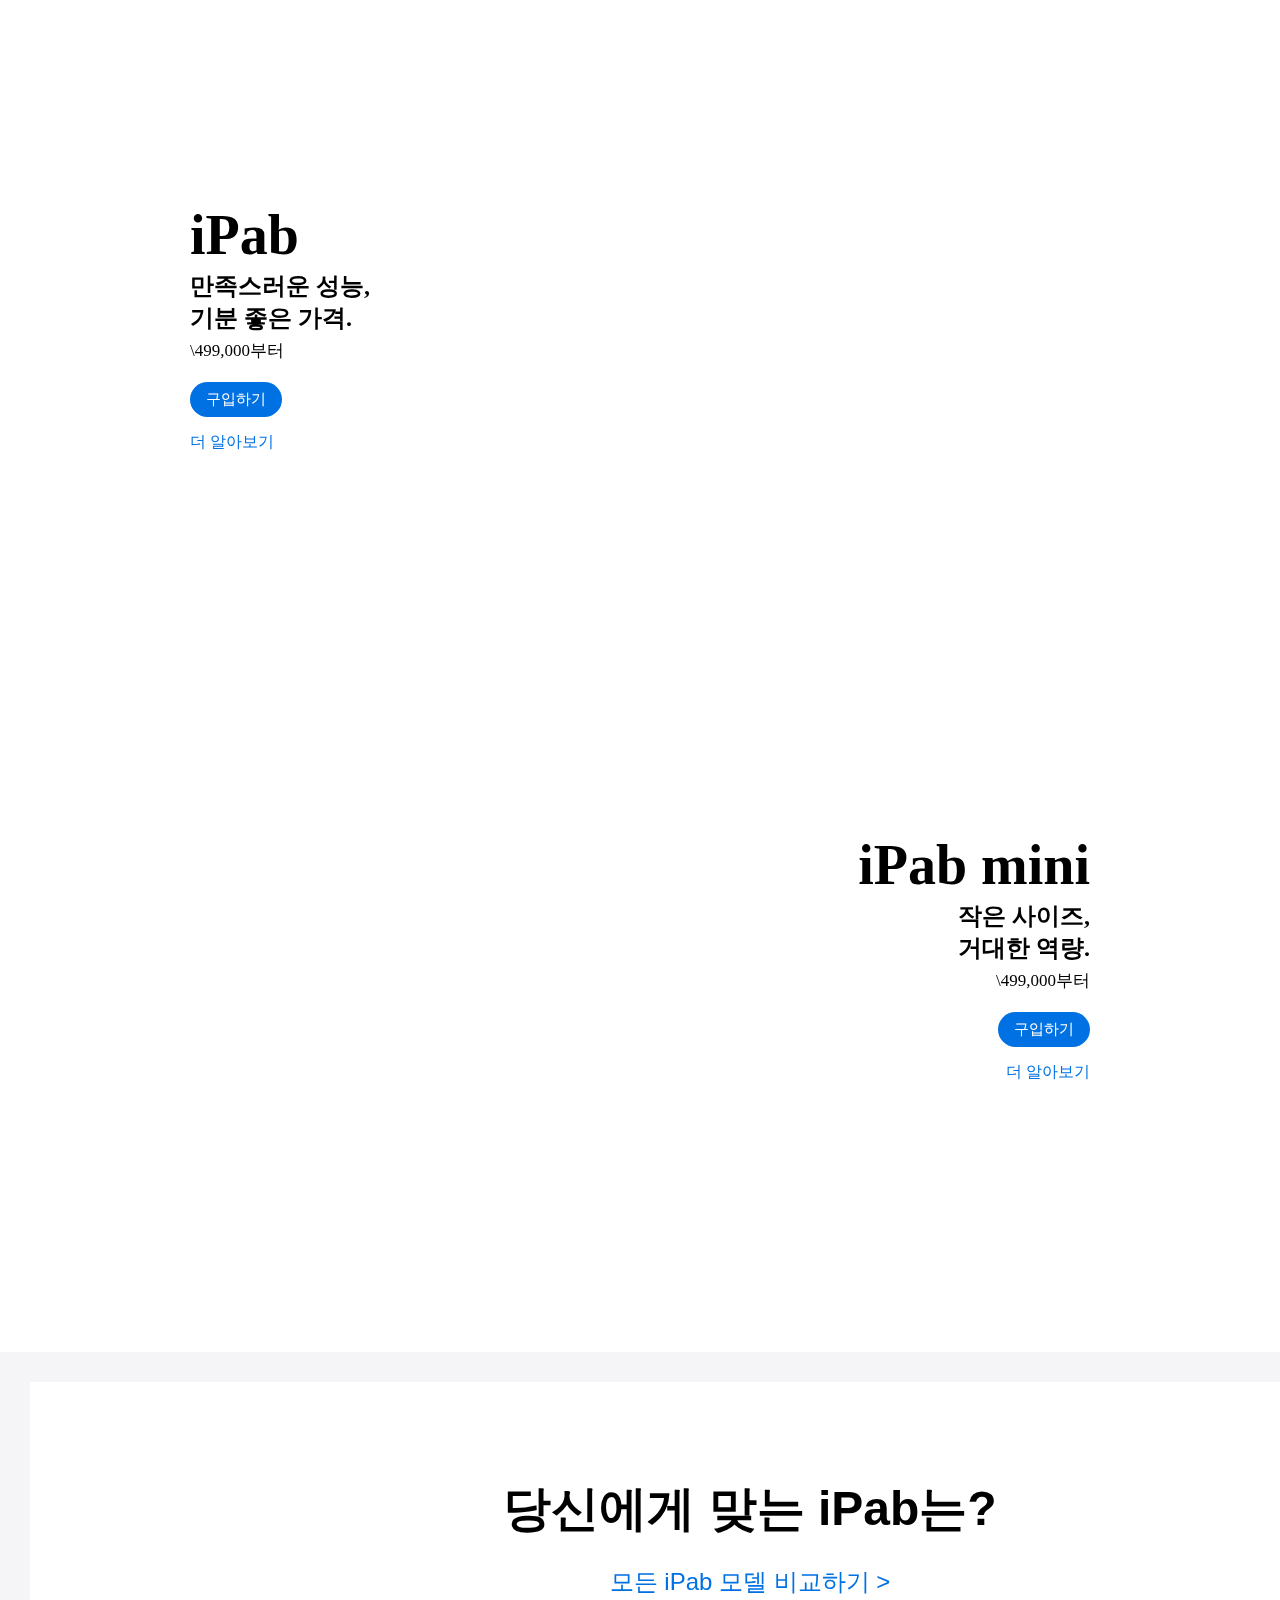
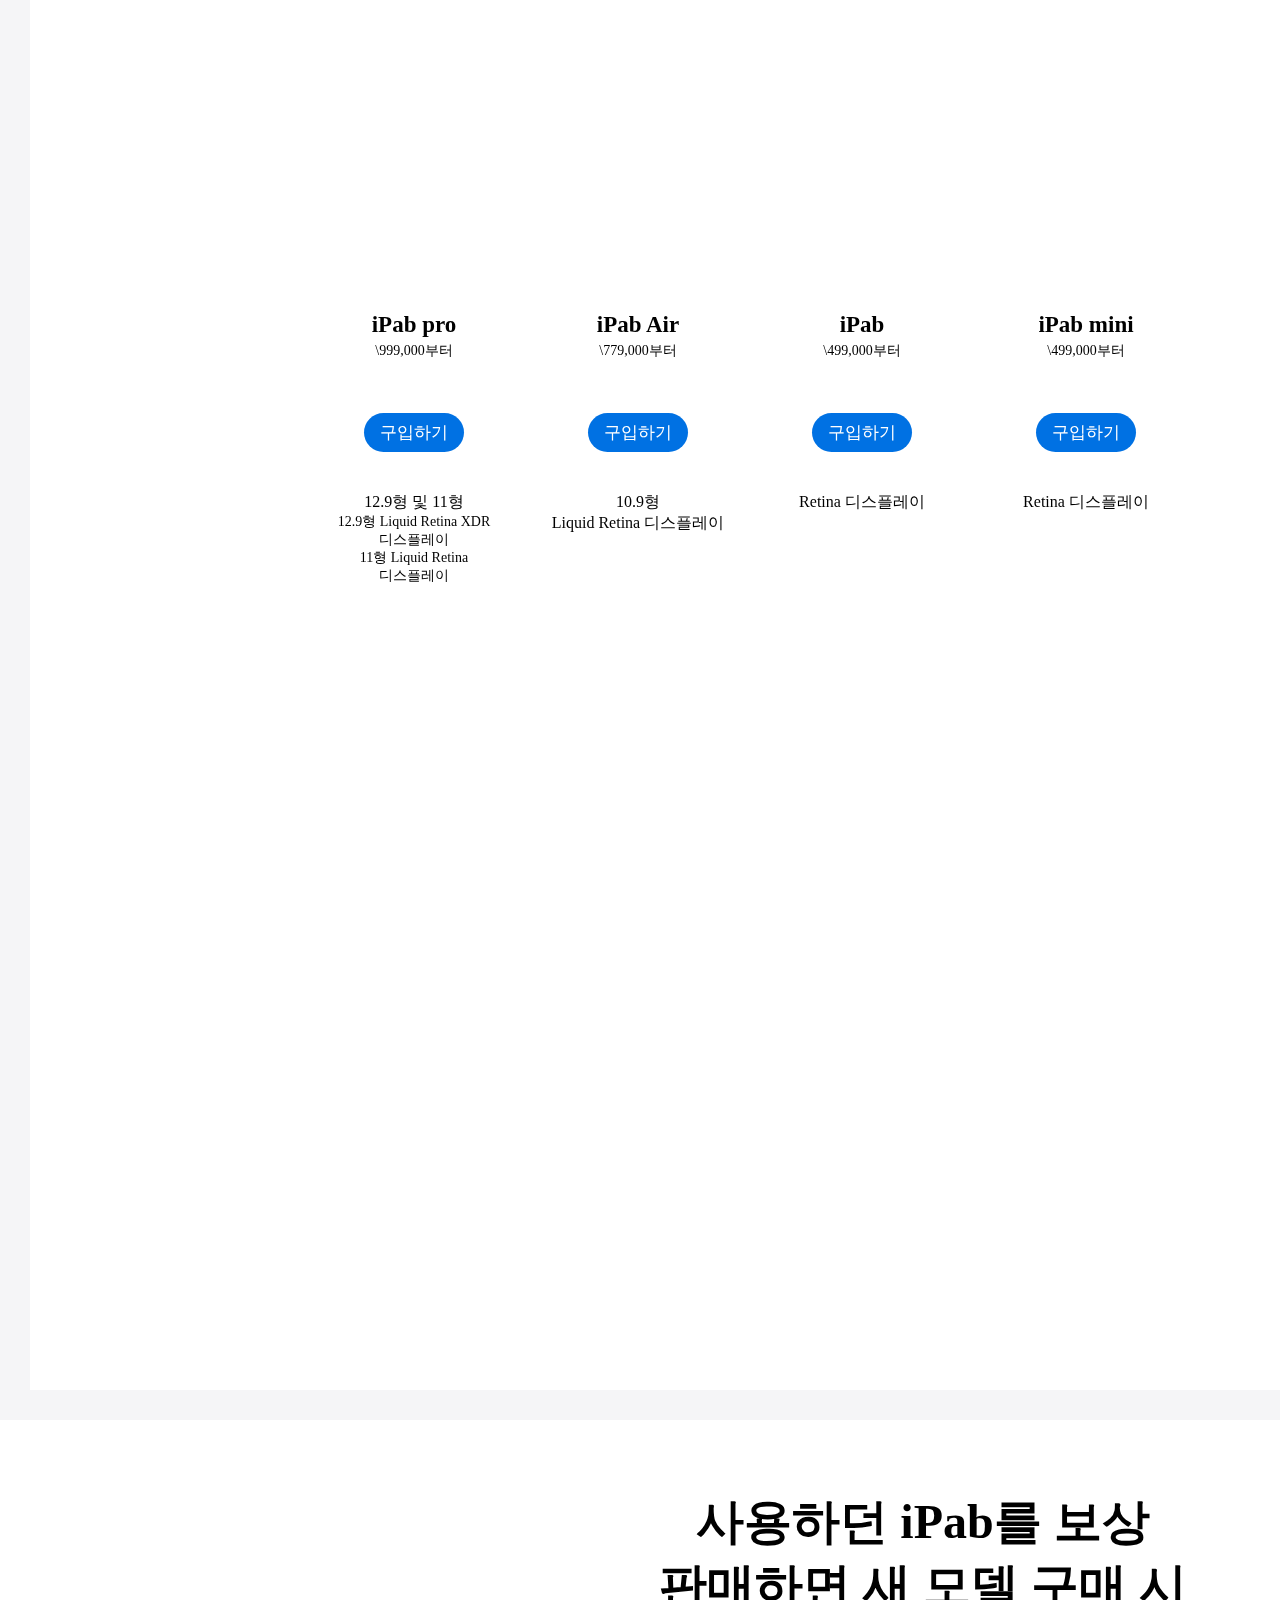
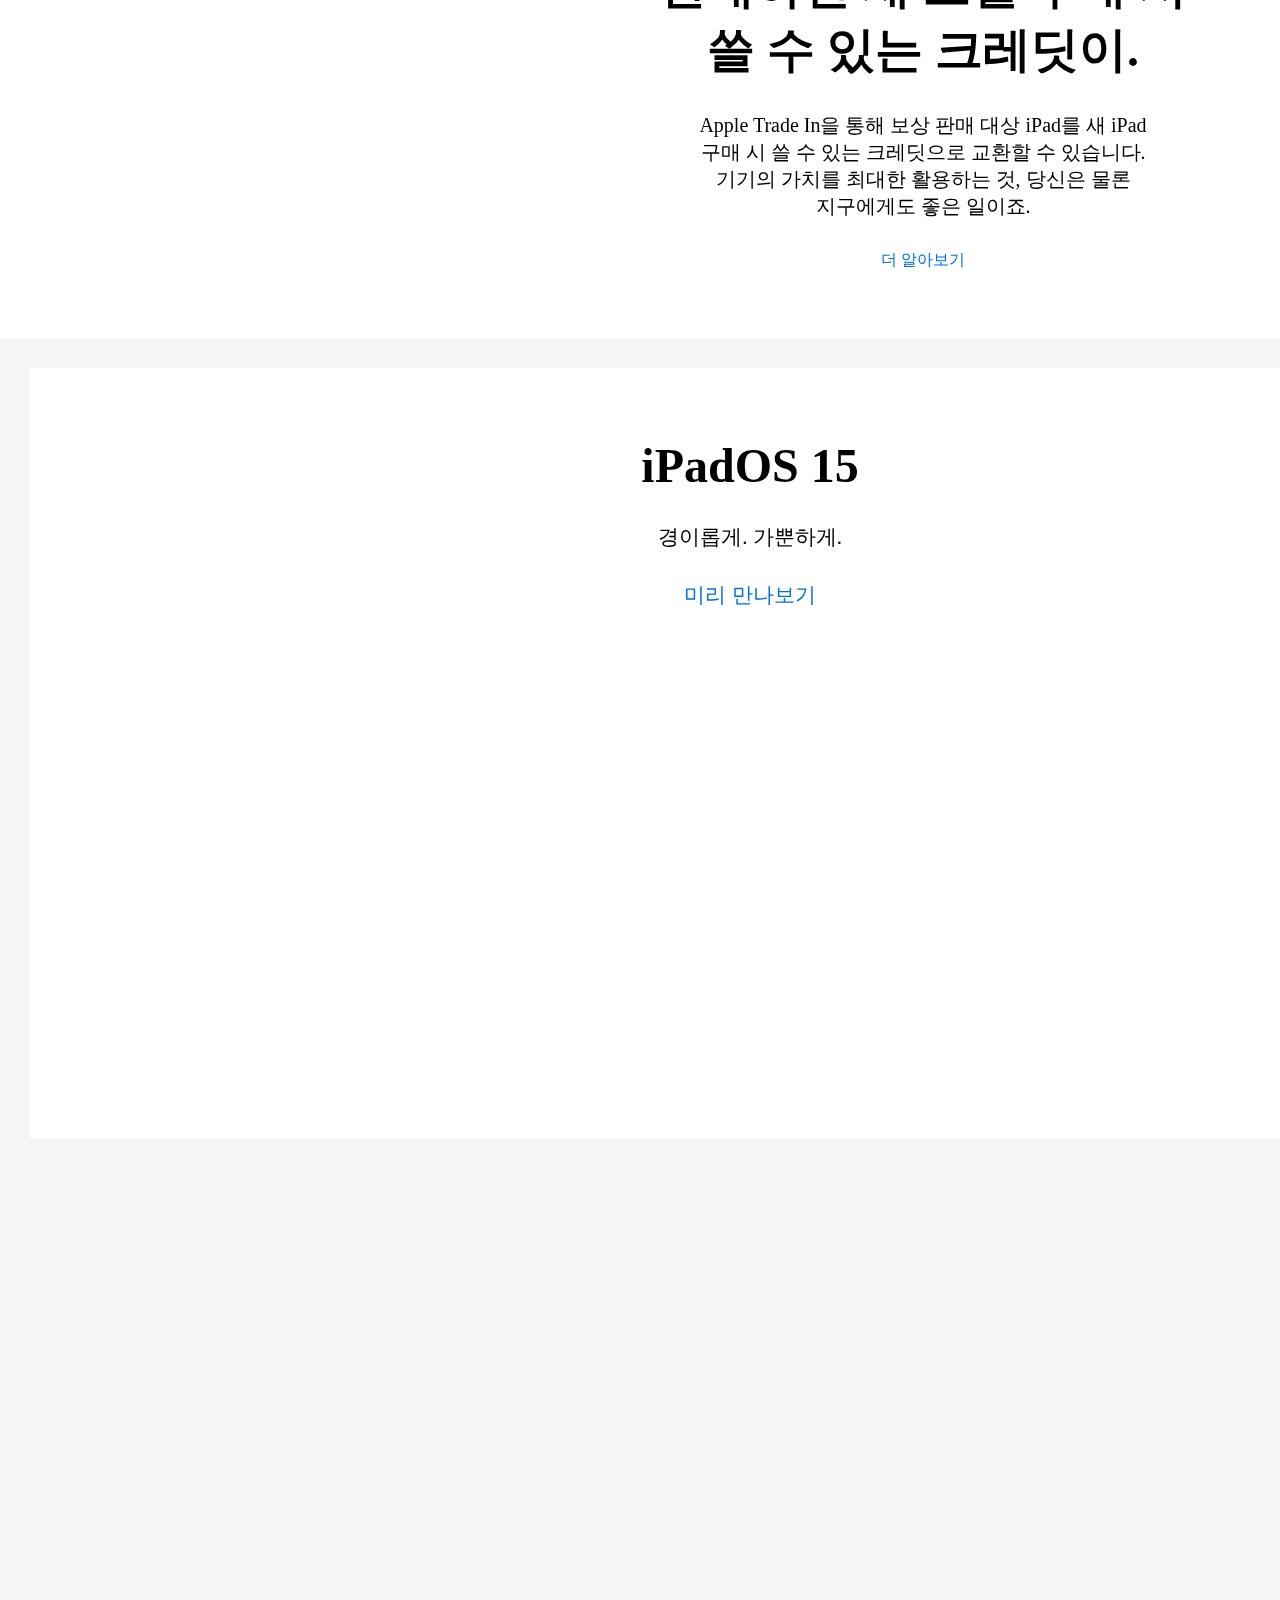
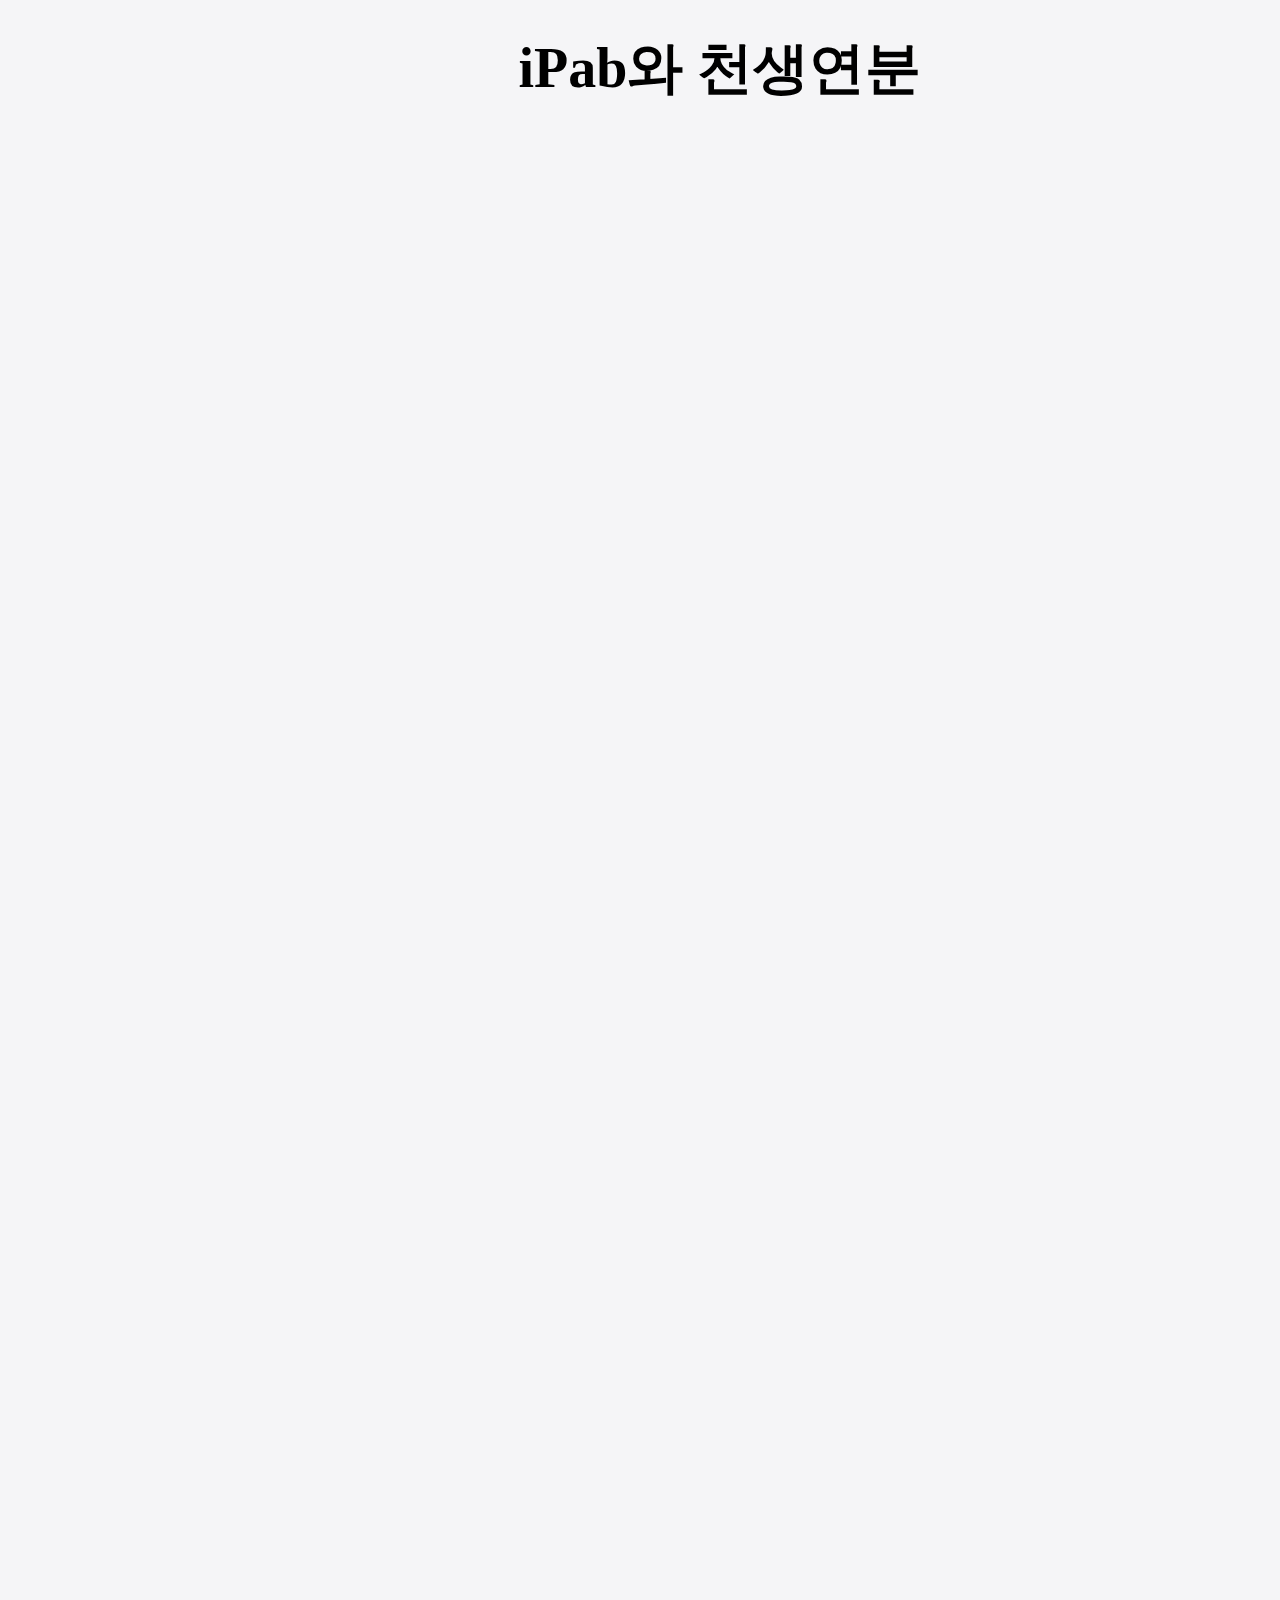
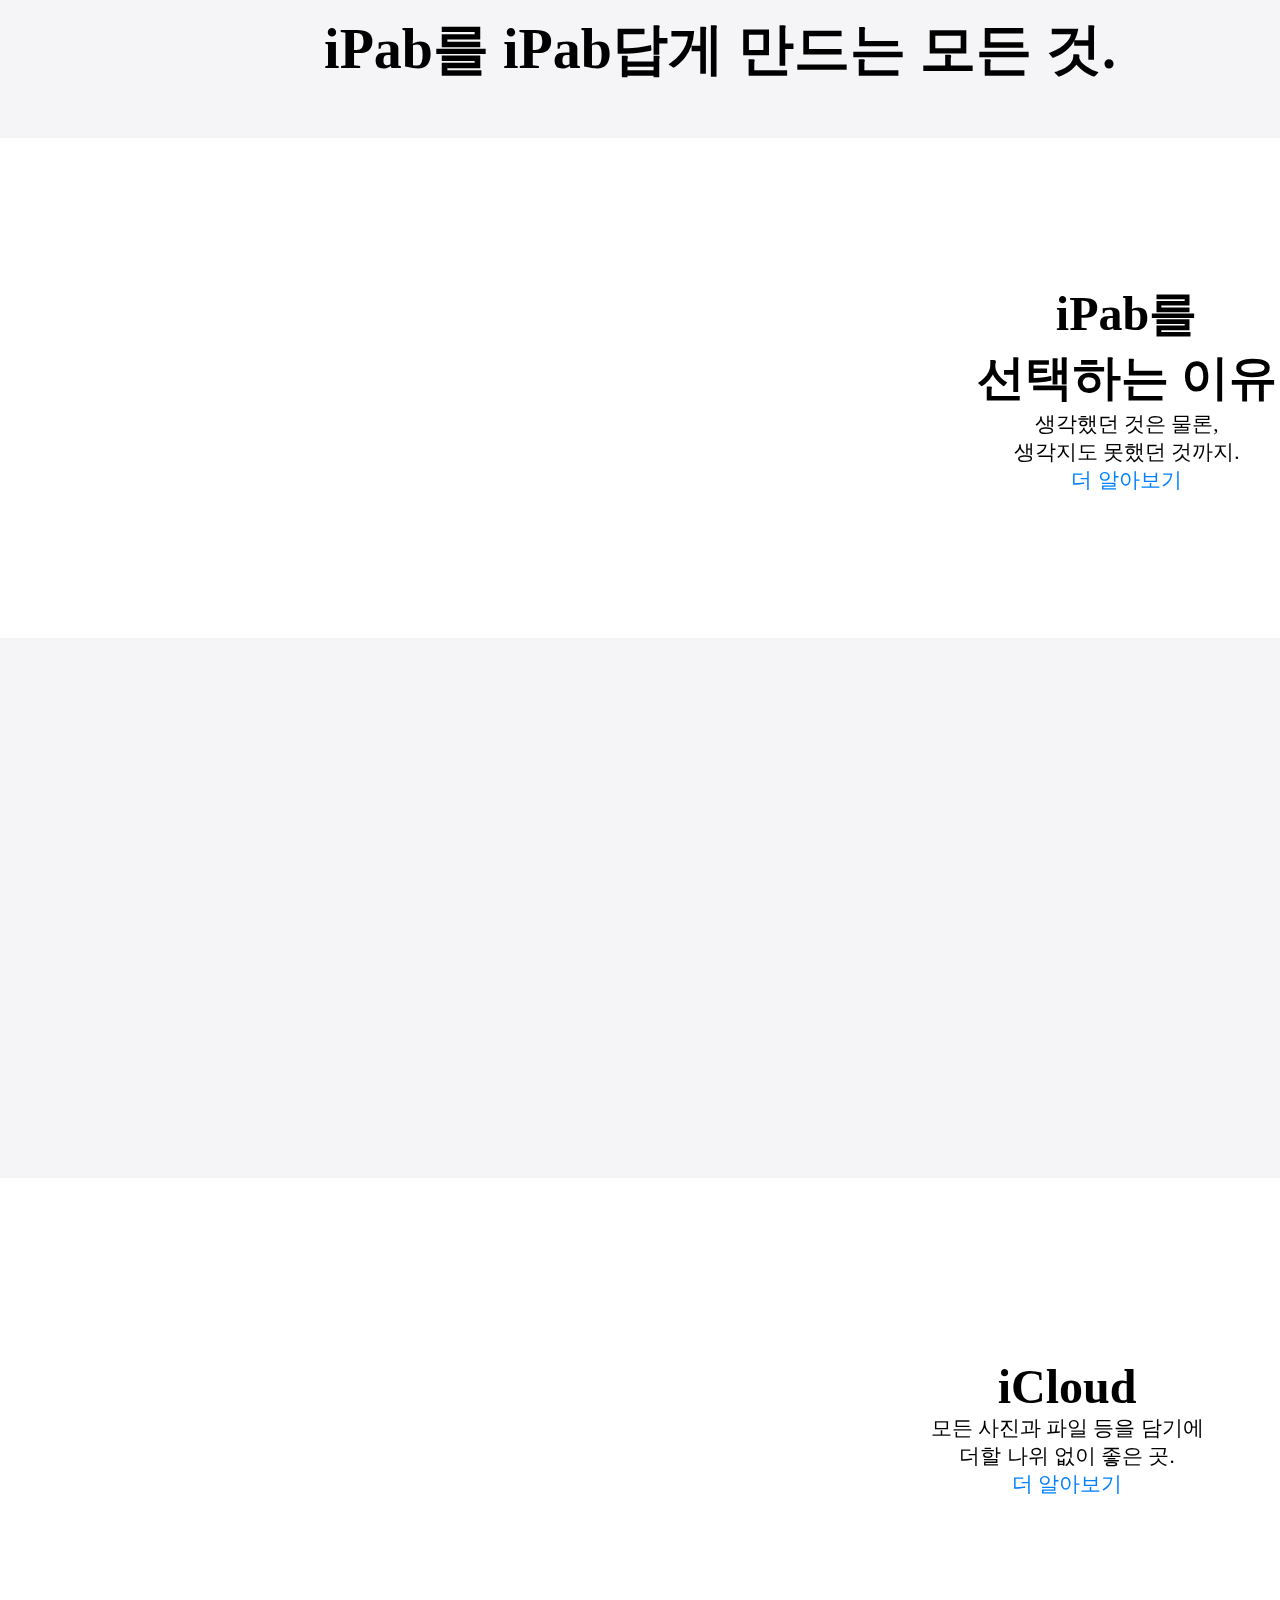
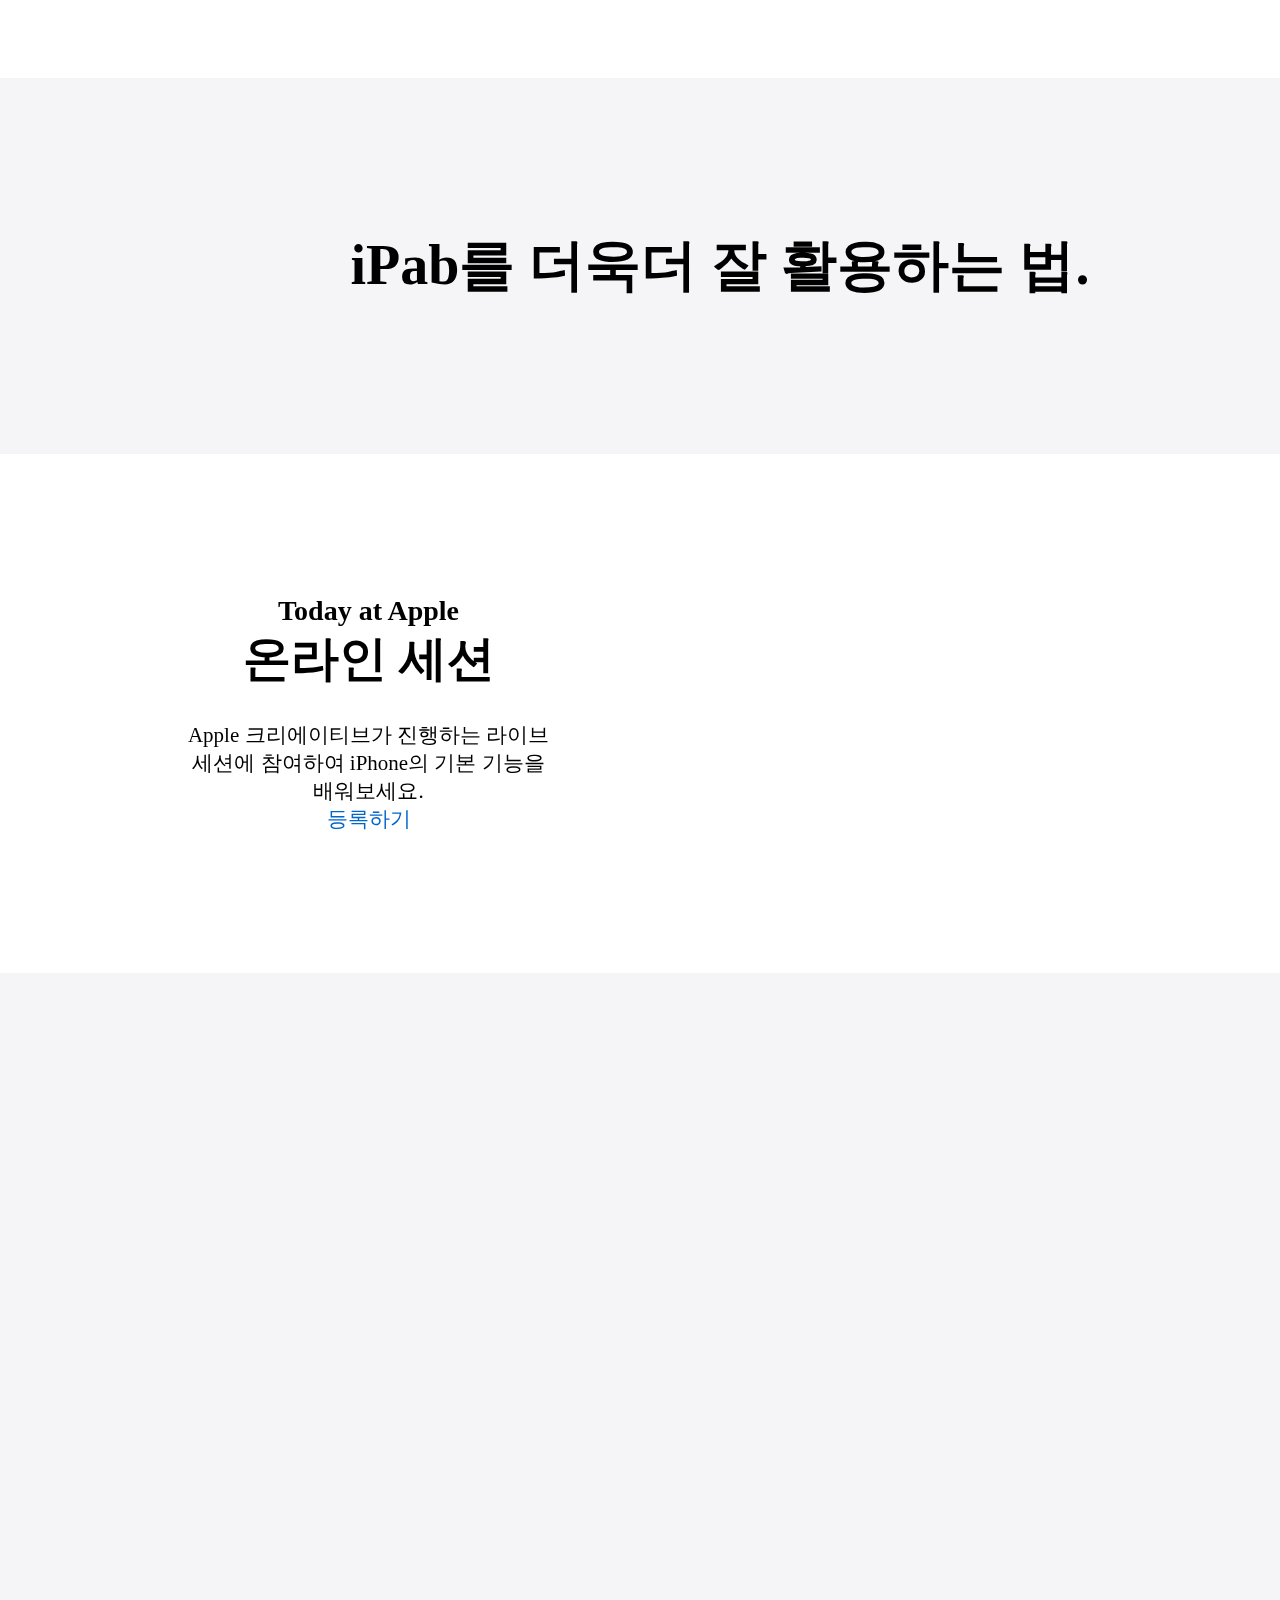
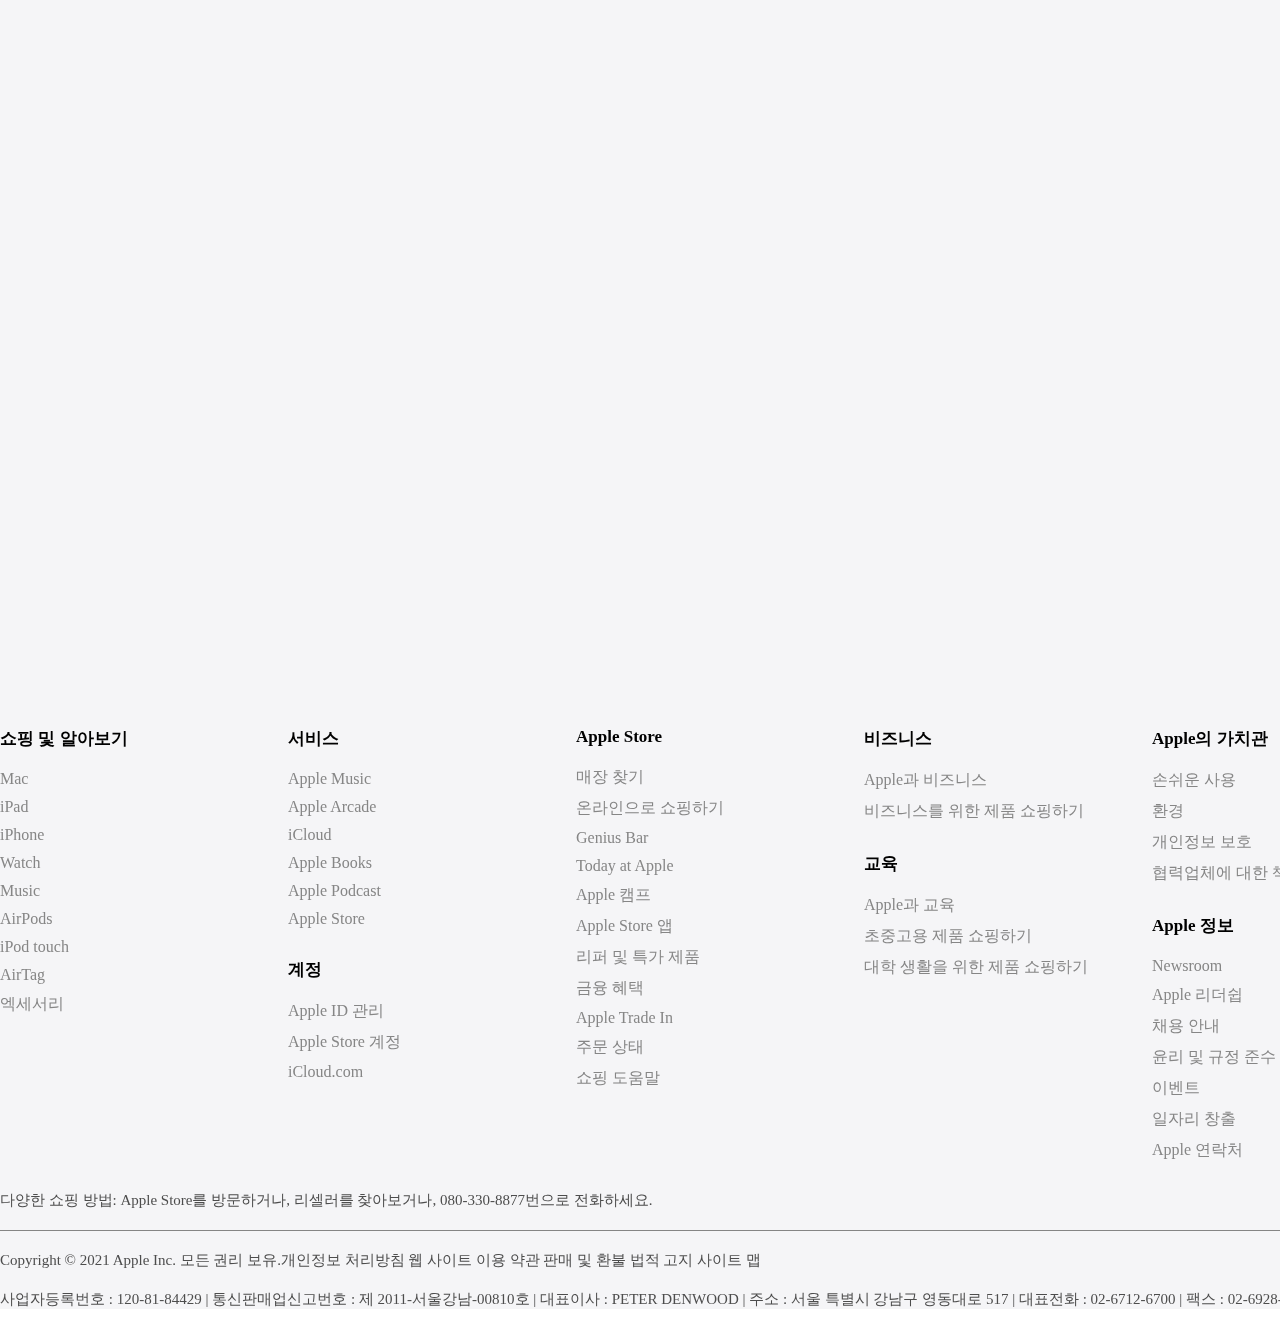
<file: iPad.html>
<!-- <%@ page language="java" contentType="text/html; charset=UTF-8" -->
<!--     pageEncoding="UTF-8"%> -->
<!DOCTYPE html>
<html>
<head>
<link rel="stylesheet" type="text/css" href="css/iPad.css">
<link rel="stylesheet" type="text/css" href="css/top.css">
<link rel="stylesheet" type="text/css" href="css/bottom.css">
<link href="https://unpkg.com/aos@2.3.1/dist/aos.css" rel="stylesheet">
<script src="https://code.jquery.com/jquery-1.11.3.min.js"></script>
<meta charset="UTF-8">
<title>iPab</title>
</head>
<body>
<!--  상단 메뉴바 -->
<div class = "topContainer_wrapper">
	<div class = "topContainer">
		<div class = "page appoleLogo"></div>
		<div class = "page Mac"></div>
		<div class = "page iPad"></div>
		<div class = "page iPhone"></div>
		<div class = "page Watch"></div>
		<div class = "page Music"></div>
		<div class = "page customer"></div>
		<div class = "page Search"></div>
		<div class = "page cart"></div>
	</div>
</div>

<script src="js/top.js"></script>
<!-- <%@ include file="top.jsp" %> -->
<div class ="main">
	<div class = "chapter_container" data-aos="fade-left" data-aos-offset="0" data-aos-duration="1000">
		<div class = "chapter_box">
			<div class = "chapter_items">	
				<div class = "chapter_item chapter_iPadPro">
					<div class = "chapter_image_box">
						<div class = "chapter_image chapter_ipad_pro"></div>
					</div>
					<div class = "chapter_info">iPab pro</div>
					<div class = "chapter_new">new</div>
				</div>
				<div class = "chapter_item">
					<div class = "chapter_image_box">
						<div class = "chapter_image chapter_ipad_air"></div>
					</div>	
					<div class = "chapter_info">iPab Air</div>
					<div class = "chapter_new">new</div>
				</div>
				<div class = "chapter_item">
					<div class = "chapter_image_box">
						<div class = "chapter_image chapter_ipad"></div>
					</div>	
					<div class = "chapter_info">iPab</div>
				</div>
				<div class = "chapter_item">
					<div class = "chapter_image_box">
						<div class = "chapter_image chapter_ipad_mini"></div>
					</div>
					<div class = "chapter_info">iPab mini</div>
				</div>
				<div class = "chapter_item">
					<div class = "chapter_image_box">
						<div class = "chapter_image chapter_compare"></div>
					</div>
					<div class = "chapter_info">비교하기</div>
				</div>
				<div class = "chapter_item">
					<div class = "chapter_image_box">
						<div class = "chapter_image chapter_pencil"></div>
					</div>
					<div class = "chapter_info">Apple Pencil</div>
				</div>
				<div class = "chapter_item">
					<div class = "chapter_image_box">
						<div class = "chapter_image chapter_keyboard"></div>
					</div>
					<div class = "chapter_info">키보드</div>
				</div>
				<div class = "chapter_item">
					<div class = "chapter_image_box">
						<div class = "chapter_image chapter_airpods"></div>
					</div>
					<div class = "chapter_info">AirPods</div>
					<div class = "chapter_new">new</div>
				</div>
				<div class = "chapter_item">
					<div class = "chapter_image_box">
						<div class = "chapter_image chapter_accessary"></div>
					</div>
					<div class = "chapter_info">엑세서리</div>
				</div>
				<div class = "chapter_item">
					<div class = "chapter_image_box">
						<div class = "chapter_image chapter_os"></div>
					</div>
					<div class = "chapter_info">iPabOS</div>
				</div>
			</div>
		</div>
	</div>
	
	<!-- 교육 할인 스토어 배너 -->
	<div class="eduBanner" data-aos="flip-right" data-aos-duration="1000">
		<div class="eduBanner_info">iPab를 Apple 교육 할인 스토어에서 최저 419,000원에 구입할 수 있습니다.* </div>
		<a class="eduBanner_button moreInfo"> 쇼핑하기</a>
	</div>


	<div class = "titleBanner">
		<div class = "titleBanner_container">
			<div class = "titleBanner__info_box">
				<div class = "titleBanner__info_status">new</div>
				<div class = "titleBanner__info_title">iPab Pro</div>
				<div class = "titleBanner__info_subtitle">궁극의 iPab란 이런 것.</div>
				<div class = "titleBanner__info_price">\999,000부터</div>
				<div class = "titleBanner__info_button">구입하기</div>
				<div class = "titleBanner__info_moreInfo">더 알아보기</div>
			</div>
			<div class = "titleBanner__image_box">
				<div class = "titleBanner__ipad_pro_image"></div>
			</div>
		</div>
		
		<div class = "titleBanner_container">
			<div class = "titleBanner__image_box">
				<div class = "titleBanner__ipad_air_image"></div>
			</div>
			<div class = "titleBanner__info_box right_box">
				<div class = "titleBanner__info_title">iPab Air</div>
				<div class = "titleBanner__info_subtitle">강력하다. 다채롭다. <br>경이롭다.</div>
				<div class = "titleBanner__info_price">\779,000부터</div>
				<div class = "titleBanner__info_button_box right_button">
					<div class = "titleBanner__info_button">구입하기</div>
				</div>
				<div class = "titleBanner__info_moreInfo">더 알아보기</div>
			</div>
		</div>
		
		<div class = "titleBanner_container">
			<div class = "titleBanner__info_box left_box">
				<div class = "titleBanner__info_title">iPab</div>
				<div class = "titleBanner__info_subtitle">만족스러운 성능, <br>기분 좋은 가격.</div>
				<div class = "titleBanner__info_price">\499,000부터</div>
				<div class = "titleBanner__info_button">구입하기</div>
				<div class = "titleBanner__info_moreInfo">더 알아보기</div>
			</div>
			<div class = "titleBanner__image_box">
				<div class = "titleBanner__ipad_image"></div>
			</div>
		</div>
		
		<div class = "titleBanner_container">
			<div class = "titleBanner__image_box">
				<div class = "titleBanner__ipad_mini_image"></div>
			</div>
			<div class = "titleBanner__info_box right_box">
				<div class = "titleBanner__info_title">iPab mini</div>
				<div class = "titleBanner__info_subtitle">작은 사이즈, <br>거대한 역량.</div>
				<div class = "titleBanner__info_price">\499,000부터</div>
				<div class = "titleBanner__info_button_box right_button">
					<div class = "titleBanner__info_button">구입하기</div>
				</div>
				<div class = "titleBanner__info_moreInfo">더 알아보기</div>
			</div>
		</div>
	</div>
</div>	
	
<div class = "submain">	
	<div class = "compare_container">
	<!--그리드 뷰 시작-->
		<div class = "compare">
			<div class ="compare_box">
				<div class = "compare_item">당신에게 맞는 iPab는?</div>
			</div>
			<div class ="compare_box">
				<a class = "moreInfo compare_moreInfo" href="https://www.apple.com/kr/iphone-12/">모든 iPab 모델 비교하기 ></a>
			</div>
			
			<div class = "compareTable_box">
				<div class = "compareTable">
					
					<div class = "ipad_pro_device">
						<div class = "ipad_device_image_box" data-aos="fade-left" data-aos-offset="400" data-aos-duration="1000">
							<div class = "ipad_pro_device_image"></div>
						</div>
						<div class = "ipad_pro_device_info">
							<div class = "device_info__title">iPab pro</div>
							<div class = "device_info__price">\999,000부터</div>
							<div class = "device_info__color ipad_pro_color"></div>
							<div class = "device_info__button">
								<a class = "button purchase_button">구입하기</a>
							</div>
						</div>
					</div>
					
					<div class = "ipad_pro_display">
						<div class = "ipad_pro_display_info">
							<div class = "display_info__title">12.9형 및 11형</div>
							<div class = "info__title">12.9형 Liquid Retina XDR<br>디스플레이<br>11형 Liquid Retina<br>디스플레이 </div>
						</div>
					</div>
					
					<div class = "compareTable_chip" data-aos="fade-left" data-aos-offset="400" data-aos-duration="1000">
						<div class = "info__image_box">
							<div class = "info__image pro_chip_image"></div>
						</div>
						<div class = "info__title">M1 칩</div>
					</div>
					
					<div class = "compareTable_connecter" data-aos="fade-right" data-aos-offset="400" data-aos-duration="1000">
						<div class = "info__image_box">
							<div class = "info__image pro_connecter_image"></div>
						</div>
						<div class = "info__title">Thunderbolt/USB 4를 지원하는<br>USB-C 커넥터</div>
					</div>
					
					<div class = "compareTable_cellular" data-aos="fade-left" data-aos-offset="400" data-aos-duration="1000">
						<div class = "info__image_box">
							<div class = "info__image pro_cellular_image"></div>
						</div>
						<div class = "info__title">5G 셀룰러</div>
					</div>
					
					
					<div class = "compareTable_pencil" data-aos="fade-right" data-aos-offset="400" data-aos-duration="1000">
						<div class = "info__image_box">
							<div class = "info__image pro_pencil_image"></div>
						</div>
						<div class = "info__title">Apple Pencil(2세대)과 호환</div>
					</div>
					
					<div class = "compareTable_keyboard" data-aos="fade-left" data-aos-offset="400" data-aos-duration="1000">
						<div class = "info__image_box">
							<div class = "info__image pro_keyboard_image"></div>
						</div>
						<div class = "info__title">Magic Keyboard 및<br>Smart Keyboard Folio와<br>호환</div>
					</div>
					
					<a class = "moreInfo grid_item" data-aos="fade-right" data-aos-offset="400" data-aos-duration="1000">더 알아보기</a>
					
					
					
					
					<div class = "ipad_air_device">
						<div class = "ipad_device_image_box" data-aos="fade-down-left" data-aos-offset="400" data-aos-duration="1000">	
							<div class = "ipad_air_device_image"></div>
						</div>
						<div class = "ipad_air_device_info">
							<div class = "device_info__title">iPab Air</div>
							<div class = "device_info__price">\779,000부터</div>
							<div class = "device_info__color ipad_air_color"></div>
							<div class = "device_info__button">
								<a class = "button purchase_button">구입하기</a>
							</div>
							
						</div>
					</div>
					
					<div class = "ipad_air_display grid_item">
						<div class = "ipad_air_display_info">
							<div class = "display_info__title">10.9형</div>
							<div class = "display_info__subtitle">Liquid Retina 디스플레이</div>
						</div>
					</div>
					
					<div class = "compareTable_chip" data-aos="fade-left" data-aos-offset="400" data-aos-duration="1000">
						<div class = "info__image_box">
							<div class = "info__image air_chip_image"></div>
						</div>
						<div class = "info__title">A14 Bionic 칩</div>
					</div>
					
					<div class = "compareTable_connecter" data-aos="fade-right" data-aos-offset="400" data-aos-duration="1000">
						<div class = "info__image_box">
							<div class = "info__image air_connecter_image"></div>
						</div>
						<div class = "info__title">USB-C 커넥터</div>
					</div>
					
					<div class = "compareTable_cellular" data-aos="fade-left" data-aos-offset="400" data-aos-duration="1000">
						<div class = "info__image_box">
							<div class = "info__image air_cellular_image"></div>
						</div>
						<div class = "info__title">LTE 셀룰러</div>
					</div>
					
					
					<div class = "compareTable_pencil" data-aos="fade-right" data-aos-offset="400" data-aos-duration="1000">
						<div class = "info__image_box">
							<div class = "info__image air_pencil_image"></div>
						</div>
						<div class = "info__title">Apple Pencil(2세대)과 호환</div>
					</div>
					
					<div class = "compareTable_keyboard" data-aos="fade-left" data-aos-offset="400" data-aos-duration="1000">
						<div class = "info__image_box">
							<div class = "info__image air_keyboard_image"></div>
						</div>
						<div class = "info__title">Magic Keyboard 및<br>Smart Keyboard Folio와<br>호환</div>
					</div>
					
					<a class = "moreInfo grid_item" data-aos="fade-right" data-aos-offset="400" data-aos-duration="1000">더 알아보기</a>
					
					
					
					<div class = "ipad_se_device">
						<div class = "ipad_device_image_box" data-aos="fade-down-right" data-aos-offset="400" data-aos-duration="1000">
							<div class = "ipad_device_image"></div>
						</div>
						<div class = "ipad_se_device_info">
							<div class = "device_info__title">iPab</div>
							<div class = "device_info__price">\499,000부터</div>
							<div class = "device_info__color ipad_color"></div>
							<div class = "device_info__button">
								<a class = "button purchase_button">구입하기</a>
							</div>
						</div>
					
					</div>
					
					<div class = "ipad_se_display grid_item">Retina 디스플레이</div>
					
					<div class = "compareTable_chip" data-aos="fade-left" data-aos-offset="400" data-aos-duration="1000">
						<div class = "info__image_box">
							<div class = "info__image ipad_chip_image"></div>
						</div>
						<div class = "info__title">A12 Bionic 칩</div>
					</div>
					
					<div class = "compareTable_connecter" data-aos="fade-right" data-aos-offset="400" data-aos-duration="1000">
						<div class = "info__image_box">
							<div class = "info__image ipad_connecter_image"></div>
						</div>
						<div class = "info__title">Lightning 커넥터</div>
					</div>
					
					<div class = "compareTable_cellular" data-aos="fade-left" data-aos-offset="400" data-aos-duration="1000">
						<div class = "info__image_box">
							<div class = "info__image ipad_cellular_image"></div>
						</div>
						<div class = "info__title">LTE 셀룰러</div>
					</div>
					
					
					<div class = "compareTable_pencil" data-aos="fade-right" data-aos-offset="400" data-aos-duration="1000">
						<div class = "info__image_box">
							<div class = "info__image ipad_pencil_image"></div>
						</div>
						<div class = "info__title">Apple Pencil(1세대)와 호환</div>
					</div>
					
					<div class = "compareTable_keyboard" data-aos="fade-left" data-aos-offset="400" data-aos-duration="1000">
						<div class = "info__image_box">
							<div class = "info__image ipad_keyboard_image"></div>
						</div>
						<div class = "info__title">Smart Keyboard와 호환</div>
					</div>
					
					<a class = "moreInfo grid_item" data-aos="fade-right" data-aos-offset="400" data-aos-duration="1000">더 알아보기</a>
					
					
					
					
					<div class = "ipad_mini_device">
						<div class = "ipad_device_image_box" data-aos="fade-right" data-aos-offset="400" data-aos-duration="1000">
							<div class = "ipad_mini_device_image"></div>
						</div>
						<div class = "ipad_11_device_info">
							<div class = "device_info__title">iPab mini</div>
							<div class = "device_info__price">\499,000부터</div>
							<div class = "device_info__color ipad_mini_color"></div>
							<div class = "device_info__button">
								<a class = "button purchase_button">구입하기</a>
							</div>
						</div>
					</div>
					
					<div class = "ipad_mini_display">Retina 디스플레이</div>
					
					<div class = "compareTable_chip" data-aos="fade-left" data-aos-offset="400" data-aos-duration="1000">
						<div class = "info__image_box">
							<div class = "info__image mini_chip_image"></div>
						</div>
						<div class = "info__title">A12 Bionic 칩</div>
					</div>
					
					<div class = "compareTable_connecter" data-aos="fade-right" data-aos-offset="400" data-aos-duration="1000">
						<div class = "info__image_box">
							<div class = "info__image mini_connecter_image"></div>
						</div>
						<div class = "info__title">Lightning 커넥터</div>
					</div>
					
					<div class = "compareTable__cellular" data-aos="fade-left" data-aos-offset="400" data-aos-duration="1000">
						<div class = "info__image_box">
							<div class = "info__image mini_cellular_image"></div>
						</div>
						<div class = "info__title">LTE 셀룰러</div>
					</div>
					
					
					<div class = "compareTable_pencil" data-aos="fade-right" data-aos-offset="400" data-aos-duration="1000">
						<div class = "info__image_box">
							<div class = "info__image mini_pencil_image"></div>
						</div>
						<div class = "info__title">Apple Pencil(1세대)와 호환</div>
					</div>
					
					<div class = "compareTable_keyboard" data-aos="fade-left" data-aos-offset="400" data-aos-duration="1000">
						<div class = "info__image_box">
							<div class = "info__image mini_keyboard_image"></div>
						</div>
						<div class = "info__title"> Bluetooth 키보드와 호환</div>
					</div>
					
					<a class = "moreInfo grid_item" data-aos="fade-right" data-aos-offset="400" data-aos-duration="1000">더 알아보기</a>
				</div>
			</div>
		</div>
	</div>
	
	
	
	<div class = "trade_container">
		<div class ="trade">
			<div class = "trade_image_box">
				<div class = "trade_image" data-aos="fade-down" data-aos-offset="400" data-aos-duration="1500"></div>
			</div>
		
		
			<div class = "trade_info_box">
				<div class = "trade_info__title">사용하던 iPab를 보상 판매하면 새 모델 구매 시 쓸 수 있는 크레딧이.</div>
				<div class = "trade_info__subtitle">
				Apple Trade In을 통해 보상 판매 대상 iPad를 새 iPad 구매 시 쓸 수 있는 크레딧으로 교환할 수 있습니다. 
				기기의 가치를 최대한 활용하는 것, 당신은 물론 지구에게도 좋은 일이죠.</div>
				<a class = "moreInfo">더 알아보기</a>
			</div>
		</div>
	</div>
	
	
	<div class ="os_container">
		<div class ="os">
			<div class ="os_info_box">
				<div class ="os_info__title">iPadOS 15</div>
				<div class ="os_info__subtitle">경이롭게. 가뿐하게.</div>
				<a class = "moreInfo">미리 만나보기</a>
			</div>
			
			<div class ="os_image_box">
				<div class ="os_image" data-aos="fade-up" data-aos-duration="2500" data-aos-anchor-placement="top-center"></div>
			</div>
		</div>
	</div>
	
	
	
	<div class ="benefit_container">
		<div class = "benefit">
		
			<div class ="benefit_box" data-aos="fade-up-left" data-aos-duration="1500">
				<div class="benefit__image delivery_image"></div>
				<div class="benefit__title">업무일 기준 무료 익일 배송</div>
				<div class="benefit__subtitle">오후 3시 이전에 주문된<br>재고 보유 제품에 한합니다.</div>
				<div class="benefit__moreInfo moreInfo">더 알아보기</div>
			</div>
			
			<div class ="benefit_box" data-aos="fade-up" data-aos-duration="2000">
				<div class="benefit__image finance_image"></div>
				<div class="benefit__title">금융 혜택</div>
				<div class="benefit__subtitle">무이자 할부를 통해 Apple<br> 제품을 부담 없이 구매하실 수<br> 있습니다.</div>
				<div class="benefit__moreInfo moreInfo">더 알아보기</div>
			</div>
			
			<div class ="benefit_box" data-aos="fade-up-right" data-aos-duration="1500">
				<div class="benefit__image personal_image"></div>
				<div class="benefit__title">자신만의 것이라는 증표</div>
				<div class="benefit__subtitle">
				자신의 이름이나 개성있는<br>문구를 Apple 제품에 무료로<br>각인할 수 있습니다.<br>Apple에서만 제공합니다. </div>
				<div class="benefit__moreInfo moreInfo">더 알아보기</div>
			</div>
		</div>
	</div>
	
	
	
	
	<div class = "essential_container">
		<div class = "essential_title">iPab와 천생연분</div>
		<div class = "essential">
		
			<div class = "essential_box" data-aos="fade-up-left" data-aos-duration="3000">
				<div class = "essential_info_box upper_title">
					<div class = "essential_info_title">Apple Pencil</div>
					<div class = "essential_info_subtitle">상상을 적어내다.</div>
					<div class = "essential_info_link_box"></div>
				</div>
				<div class = "essential_image_box">
					<div class = "essential_image essential_pencil_image"></div>
				</div>
			</div>
			
			<div class = "essential_box" data-aos="fade-up-right" data-aos-duration="3000">
				<div class = "essential_image_box">
					<div class = "essential_image essential_keyboard_image"></div>
				</div>	
				<div class = "essential_info_box">
					<div class = "essential_info_title">iPab용 키보드</div>
					<div class = "essential_info_subtitle">마음까지 든든해지는 키보드.</div>
					<div class = "essential_info_link_box"></div>
				</div>
			</div>
			
			<div class = "essential_box" data-aos="fade-down-left" data-aos-duration="2000">
				<div class = "essential_info_box upper_title">
					<div class = "essential_info_title">액세서리</div>
					<div class = "essential_info_subtitle">
					케이스, 커버, AirPods, Apple Pencil, 그 밖에<br>다양한 액세서리를 만나보세요.</div>
					<div class = "essential_info_link_box"></div>
				</div>
				<div class = "essential_image_box">
					<div class = "essential_image accessory_image">
						<div class = "essential_image essential_accessory_image"></div>
					</div>
				</div>	
			</div>
			
			<div class = "essential_box" data-aos="fade-down-right" data-aos-duration="2000">
				<div class = "essential_info_box upper_title">
					<div class = "essential_info_title">자신만의 이야기를 새기다</div>
					<div class = "essential_info_subtitle">
					iPad, Apple Pencil, AirPods를 위한<br>새로운 각인 옵션. 글자, 이모티콘, 숫자<br>조합으로 더욱 개성 있게.</div>
					<div class = "essential_info_link_box"></div>
				</div>
				<div class = "essential_image_box">
					<div class = "essential_image essential_personal_image"></div>
				</div>
			</div>
		</div>
	</div>
	
	
	
	
	<div class = "everything_container">
		<div class = "everything_title">iPab를 iPab답게 만드는 모든 것.</div>
		<div class = "everything">
		
			<div class = "everything_box">
				<div class = "everything_image_box">
					<div class = "everything_image everything_choice_image" data-aos="zoom-in" data-aos-offset="300" data-aos-duration="3000"></div>
				</div>
				<div class = "everything_info_box">
					<div class = "everything_info_title">iPab를<br>선택하는 이유</div>
					<div class = "everything_info_subtitle">생각했던 것은 물론,<br>생각지도 못했던 것까지.</div>
				
					<div class = "everything_link_box">
						<div class = "everything_link">더 알아보기</div>
					</div>
				</div>
			</div>
			
			<div class = "everything_os_box">
				<div class = "everything_image everything_os_image" data-aos="zoom-in" data-aos-offset="300" data-aos-duration="3000">
					
					<div class = "everything_info_box white_box">
						<div class = "everything_info_title">iPabOS</div>
						<div class = "everything_info_subtitle">오직 iPab이기에 가능한<br>새로운 가능성.</div>
					
						<div class = "everything_link_box">
							<div class = "everything_link">더 알아보기</div>
						</div>
					</div>
				</div>
			</div>
			
			<div class = "everything_box">
				<div class = "everything_image_box">
					<div class = "everything_image everything_iCloud_image" data-aos="zoom-in" data-aos-offset="300" data-aos-duration="3000"></div>
				</div>
				<div class = "everything_info_box">
					<div class = "everything_info_title">iCloud</div>
					<div class = "everything_info_subtitle">모든 사진과 파일 등을 담기에<br>더할 나위 없이 좋은 곳.</div>
				
					<div class = "everything_link_box">
						<div class = "everything_link">더 알아보기</div>
					</div>
				</div>
			</div>
		</div>
	</div> 
	<div class = "tip_container">
		<div class = "tip_title">iPab를 더욱더 잘 활용하는 법.</div>
		<div class = "tip">
		
			<div class = "tip_box">
				<div class ="tip_info_box">
					<div class = "tip_info_topic">Today at Apple</div>
					<div class = "tip_info_title">온라인 세션</div>
					<div class = "tip_info_subtitle">
					Apple 크리에이티브가 진행하는 라이브<br>세션에 참여하여 iPhone의 기본 기능을<br>배워보세요.</div>
					<div class = "tip_info_link">등록하기</div>
				</div>
				<div class ="tip_image_box">
					<div class = "tip_image tip_online_image" data-aos="zoom-in" data-aos-offset="300" data-aos-duration="3000"></div>	
				</div>
			</div>
			
			<div class = "tip_grid">
			
				<div class = "tip_grid_box" data-aos="fade-up-left" data-aos-duration="3000">
					<div class ="tip_info_box">
						<div class = "tip_info_topic_image_box">
							<div class = "tip_image tip_info_topic_image_music"></div>
						</div>
						<div class = "tip_info_subtitle">7천5백만 곡 이상. 첫 3개월은 무료.</div>
						<div class = "tip_info_link_box">
							<div class = "tip_info_link">무료 체험하기</div>
							<div class = "tip_info_link">더 알아보기</div>
						</div>
					</div>
					<div class ="tip_image_box">
						<div class = "tip_image tip_music_image"></div>	
					</div>
				</div>
				
				<div class = "tip_grid_box" data-aos="fade-up-right" data-aos-duration="3000">
					<div class ="tip_info_box">
						<div class = "tip_info_topic_image_box">
							<div class = "tip_image tip_info_topic_image_arcade"></div>
						</div>
						<div class = "tip_info_subtitle">iPad를 구입하면 Apple Arcade가<br>3개월 무료.</div>
						<div class = "tip_info_link_box">
							<div class = "tip_info_link">무료 체험하기</div>
							<div class = "tip_info_link">더 알아보기</div>
						</div>
					</div>
					<div class ="tip_image_box">
						<div class = "tip_image tip_arcade_image"></div>	
					</div>
				</div>
				
				<div class = "tip_grid_box" data-aos="fade-down-left" data-aos-duration="2000">
					<div class = "tip_item_box apple_and_edu">
						<div class = "tip_item_info_box">
							<div class = "tip_item_title">Apple과 교육</div>
							<div class = "tip_item_subtitle">더 나은 세상을 만들 수 있는 힘을<br>교육자와 학생들에게.</div>
							<div class = "tip_item_link">더 알아보기</div>
						</div>
					</div>
				</div>
				
				<div class = "tip_grid_box" data-aos="fade-down-right" data-aos-duration="2000">
					<div class = "tip_item_box apple_at_work">
						<div class = "tip_item_info_box">
							<div class = "tip_item_title">Apple at Work</div>
							<div class = "tip_item_link">더 알아보기</div>
						</div>
					</div>
				</div>
				
				
			</div>
		
		
		
		
		
		
		
		
		
		
		</div>
	
	
	
	
	
	
	</div>
	
	
	
</div>

	<div class ="bottom">
		<div class = "bottom_container">
			<div class = "bottom_container_box">
				<div class = "list">
					<div class = "list_title">쇼핑 및 알아보기</div>
					<div class = "list_item Mac">Mac</div>
					<div class = "list_item iPad">iPad</div>
					<div class = "list_item iPhone">iPhone</div>
					<div class = "list_item Watch">Watch</div>
					<div class = "list_item Music">Music</div>
					<div class = "list_item AitPods">AirPods</div>
					<div class = "list_item iPod touch">iPod touch</div>
					<div class = "list_item AirTag">AirTag</div>
					<div class = "list_item">엑세서리</div>
					
				</div>
			</div>
			
			<div class = "bottom_container_box">
				<div class = "list">
					<div class = "list_title">서비스</div>
					<div class = "list_item">Apple Music</div>
					<div class = "list_item">Apple Arcade</div>
					<div class = "list_item">iCloud</div>
					<div class = "list_item">Apple Books</div>
					<div class = "list_item">Apple Podcast</div>
					<div class = "list_item">Apple Store</div>
				</div>
				<div class = "list">
					<div class = "list_title">계정</div>
					<div class = "list_item">Apple ID 관리</div>
					<div class = "list_item">Apple Store 계정</div>
					<div class = "list_item">iCloud.com</div>
				</div>
			</div>
			
			<div class = "bottom_container_box">
				<div class = "list">
					<div class = "list_title">Apple Store</div>
					<div class = "list_item">매장 찾기</div>
					<div class = "list_item">온라인으로 쇼핑하기</div>
					<div class = "list_item">Genius Bar</div>
					<div class = "list_item">Today at Apple</div>
					<div class = "list_item">Apple 캠프</div>
					<div class = "list_item">Apple Store 앱</div>
					<div class = "list_item">리퍼 및 특가 제품</div>
					<div class = "list_item">금융 혜택</div>
					<div class = "list_item">Apple Trade In</div>
					<div class = "list_item">주문 상태</div>
					<div class = "list_item">쇼핑 도움말</div>
				</div>
			</div>
			
			<div class = "bottom_container_box">
				<div class = "list">
					<div class = "list_title">비즈니스</div>
					<div class = "list_item">Apple과 비즈니스</div>
					<div class = "list_item">비즈니스를 위한 제품 쇼핑하기</div>
				</div>
				<div class = "list">
					<div class = "list_title">교육</div>
					<div class = "list_item">Apple과 교육</div>
					<div class = "list_item">초중고용 제품 쇼핑하기</div>
					<div class = "list_item">대학 생활을 위한 제품 쇼핑하기</div>
				</div>
			</div>
			
			<div class = "bottom_container_box">
				<div class = "list">
					<div class = "list_title">Apple의 가치관</div>
					<div class = "list_item">손쉬운 사용</div>
					<div class = "list_item">환경</div>
					<div class = "list_item">개인정보 보호</div>
					<div class = "list_item">협력업체에 대한 책임</div>
				</div>
				<div class = "list">
					<div class = "list_title">Apple 정보</div>
					<div class = "list_item">Newsroom</div>
					<div class = "list_item">Apple 리더쉽</div>
					<div class = "list_item">채용 안내</div>
					<div class = "list_item">윤리 및 규정 준수</div>
					<div class = "list_item">이벤트</div>
					<div class = "list_item">일자리 창출</div>
					<div class = "list_item">Apple 연락처</div>
				</div>
			</div>
		</div>
		
		<div class = "footer_container">
			<div class = "footer_item footer_call">다양한 쇼핑 방법: Apple Store를 방문하거나, 리셀러를 찾아보거나, 080-330-8877번으로 전화하세요.</div>
			<div class = "footer_item footer_line"></div>
			<div class = "footer_item footer_notice">Copyright © 2021 Apple Inc. 모든 권리 보유.개인정보 처리방침 웹 사이트 이용 약관 판매 및 환불 법적 고지 사이트 맵</div>
			<div class = "footer_item footer_notice">사업자등록번호 : 120-81-84429 | 통신판매업신고번호 : 제 2011-서울강남-00810호 | 대표이사 : PETER DENWOOD | 주소 : 서울 특별시 강남구 영동대로 517 | 대표전화 : 02-6712-6700 | 팩스 : 02-6928-0000</div>
		
		</div>
	</div>

<script src="js/bottom.js"></script>


<script src="js/iPad.js"></script>
<script src="https://unpkg.com/aos@2.3.1/dist/aos.js"></script>
<script type="text/javascript">
	AOS.init();
</script>
</body>
</html>

<!-- footer -->
<!-- <%@ include file="bottom.jsp" %> -->
</file>
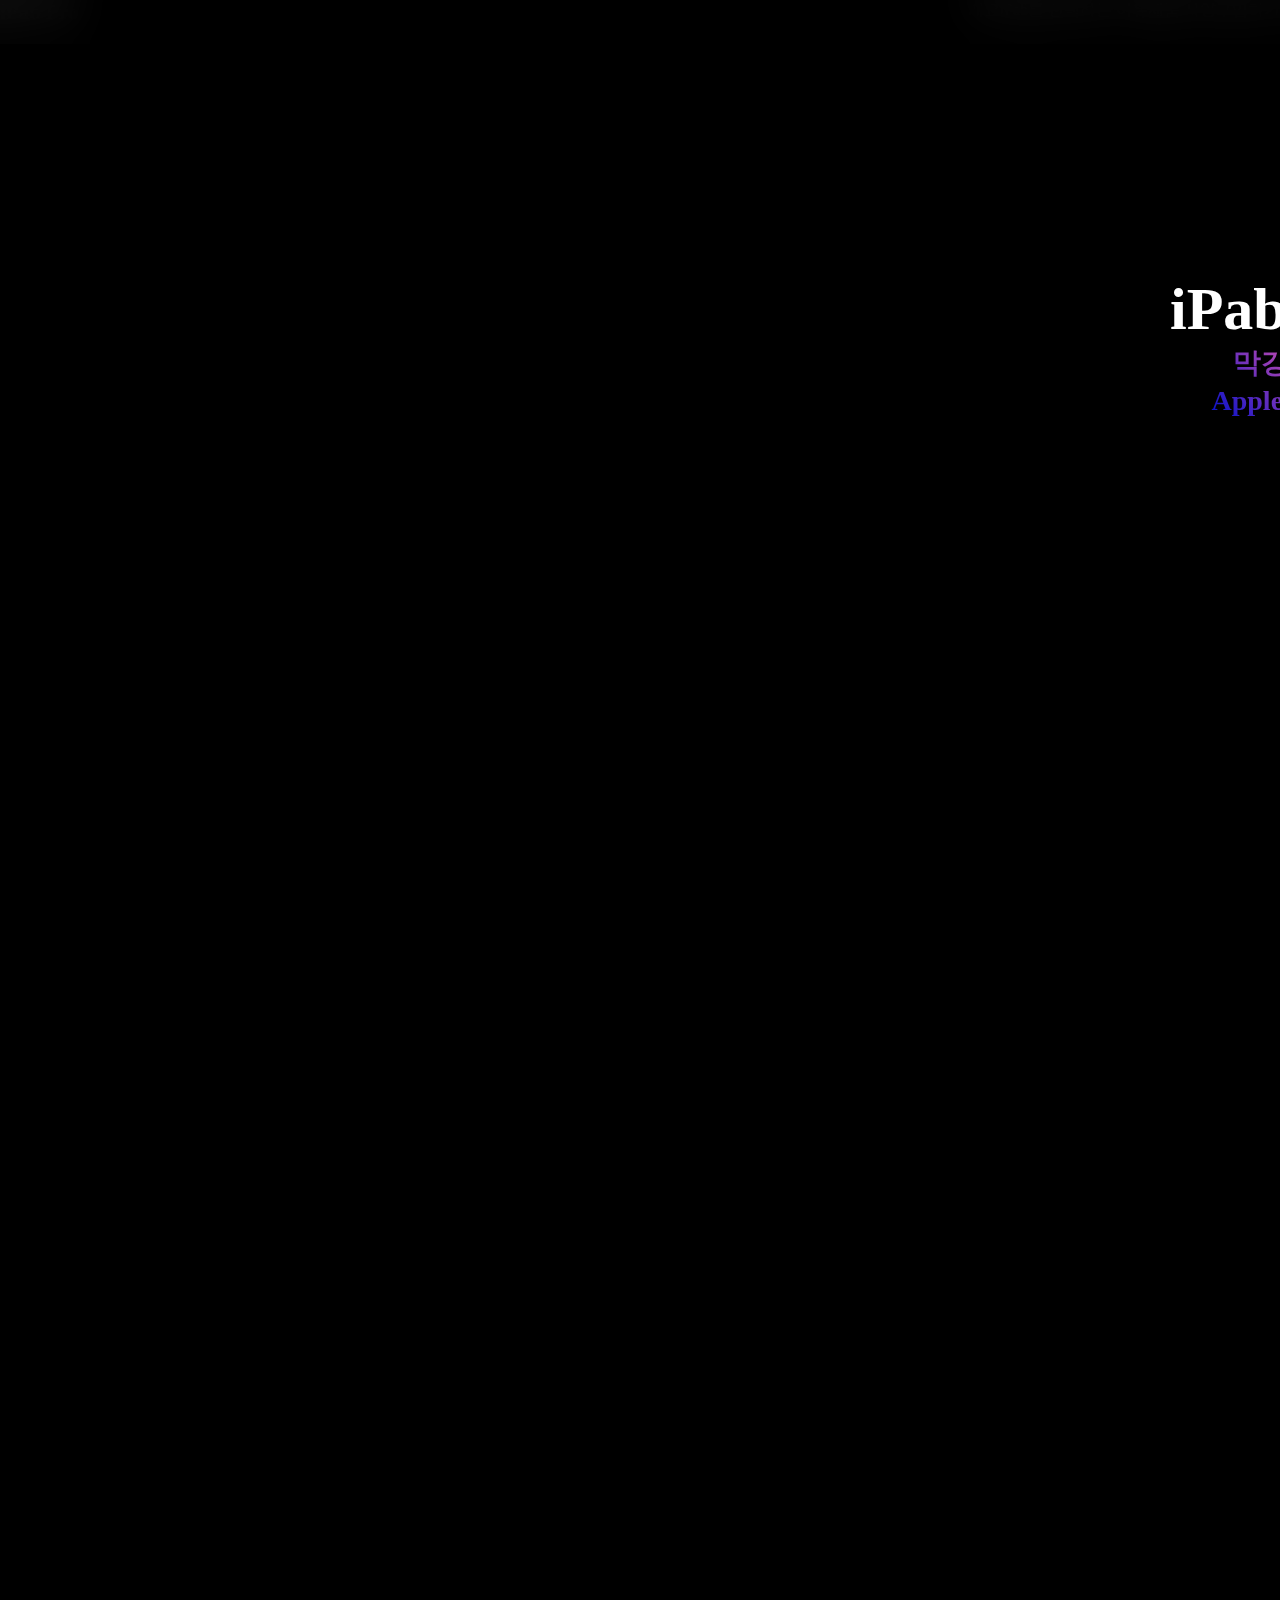
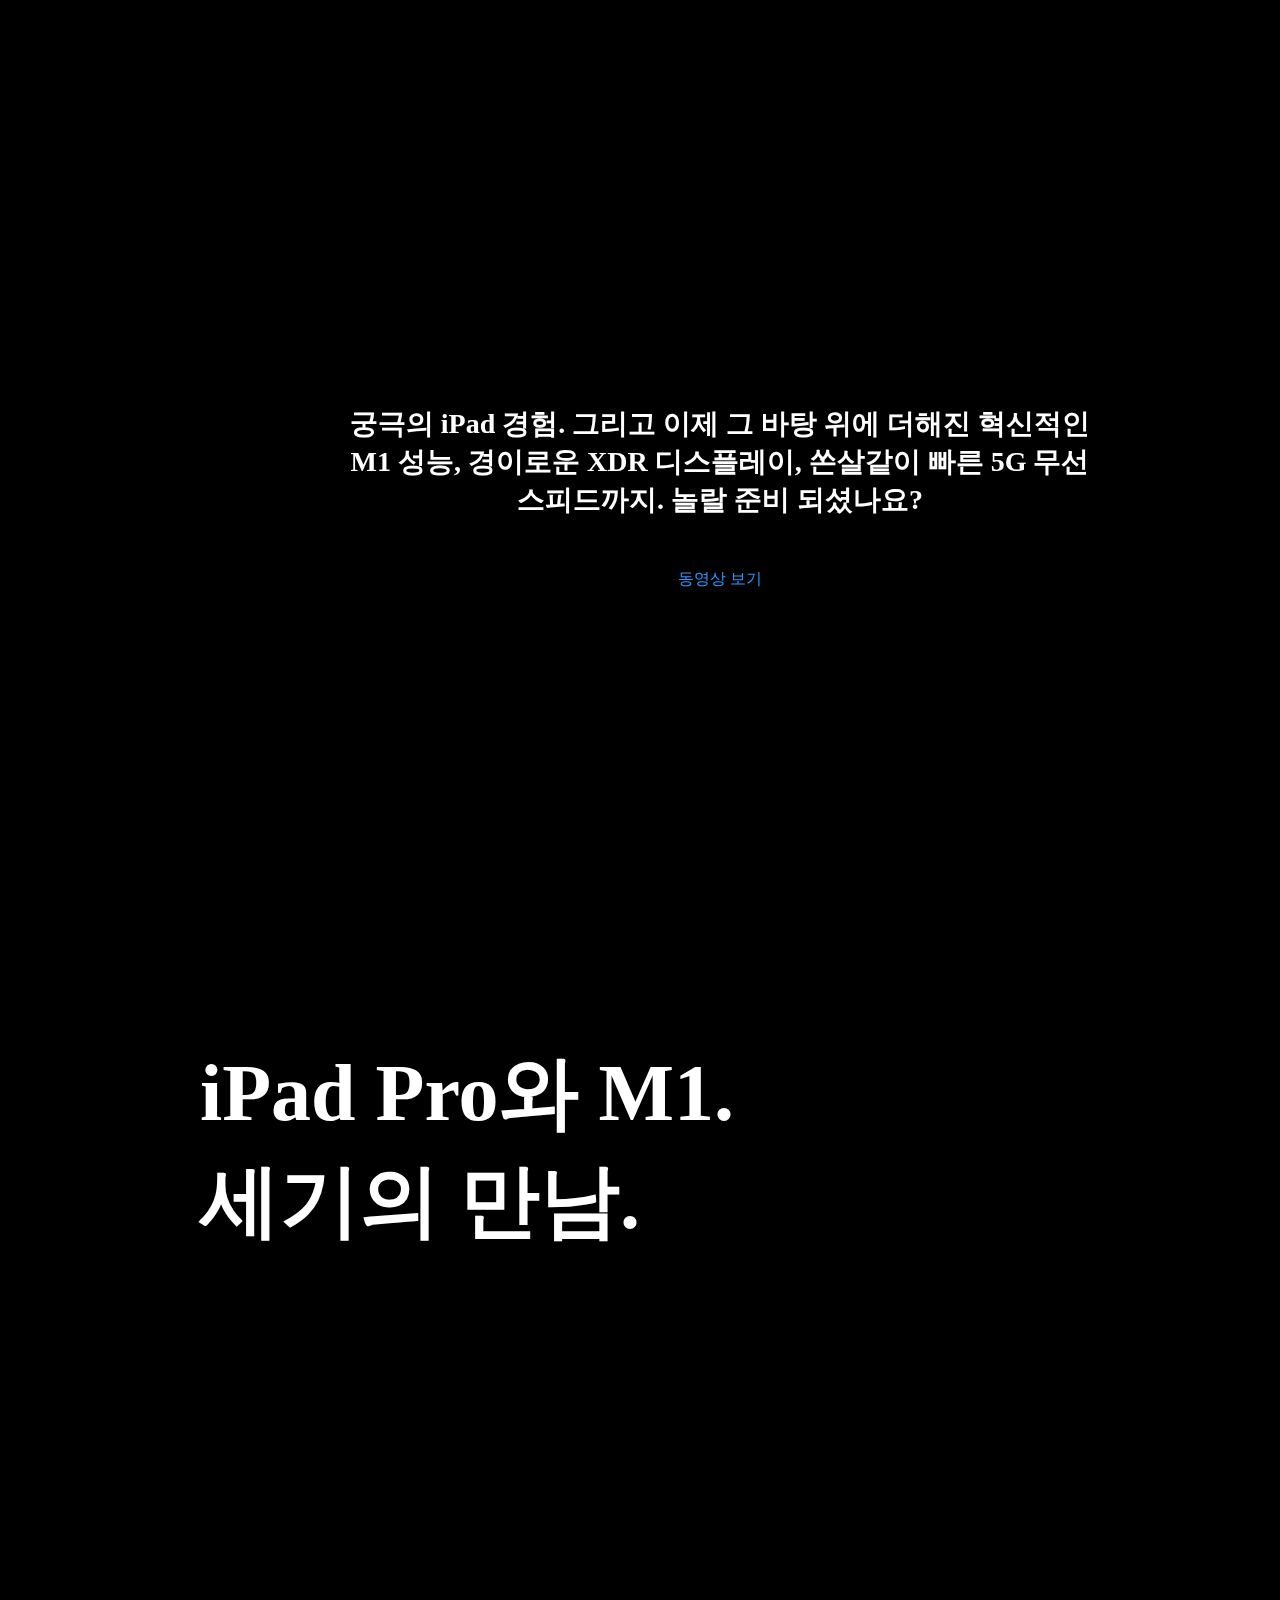
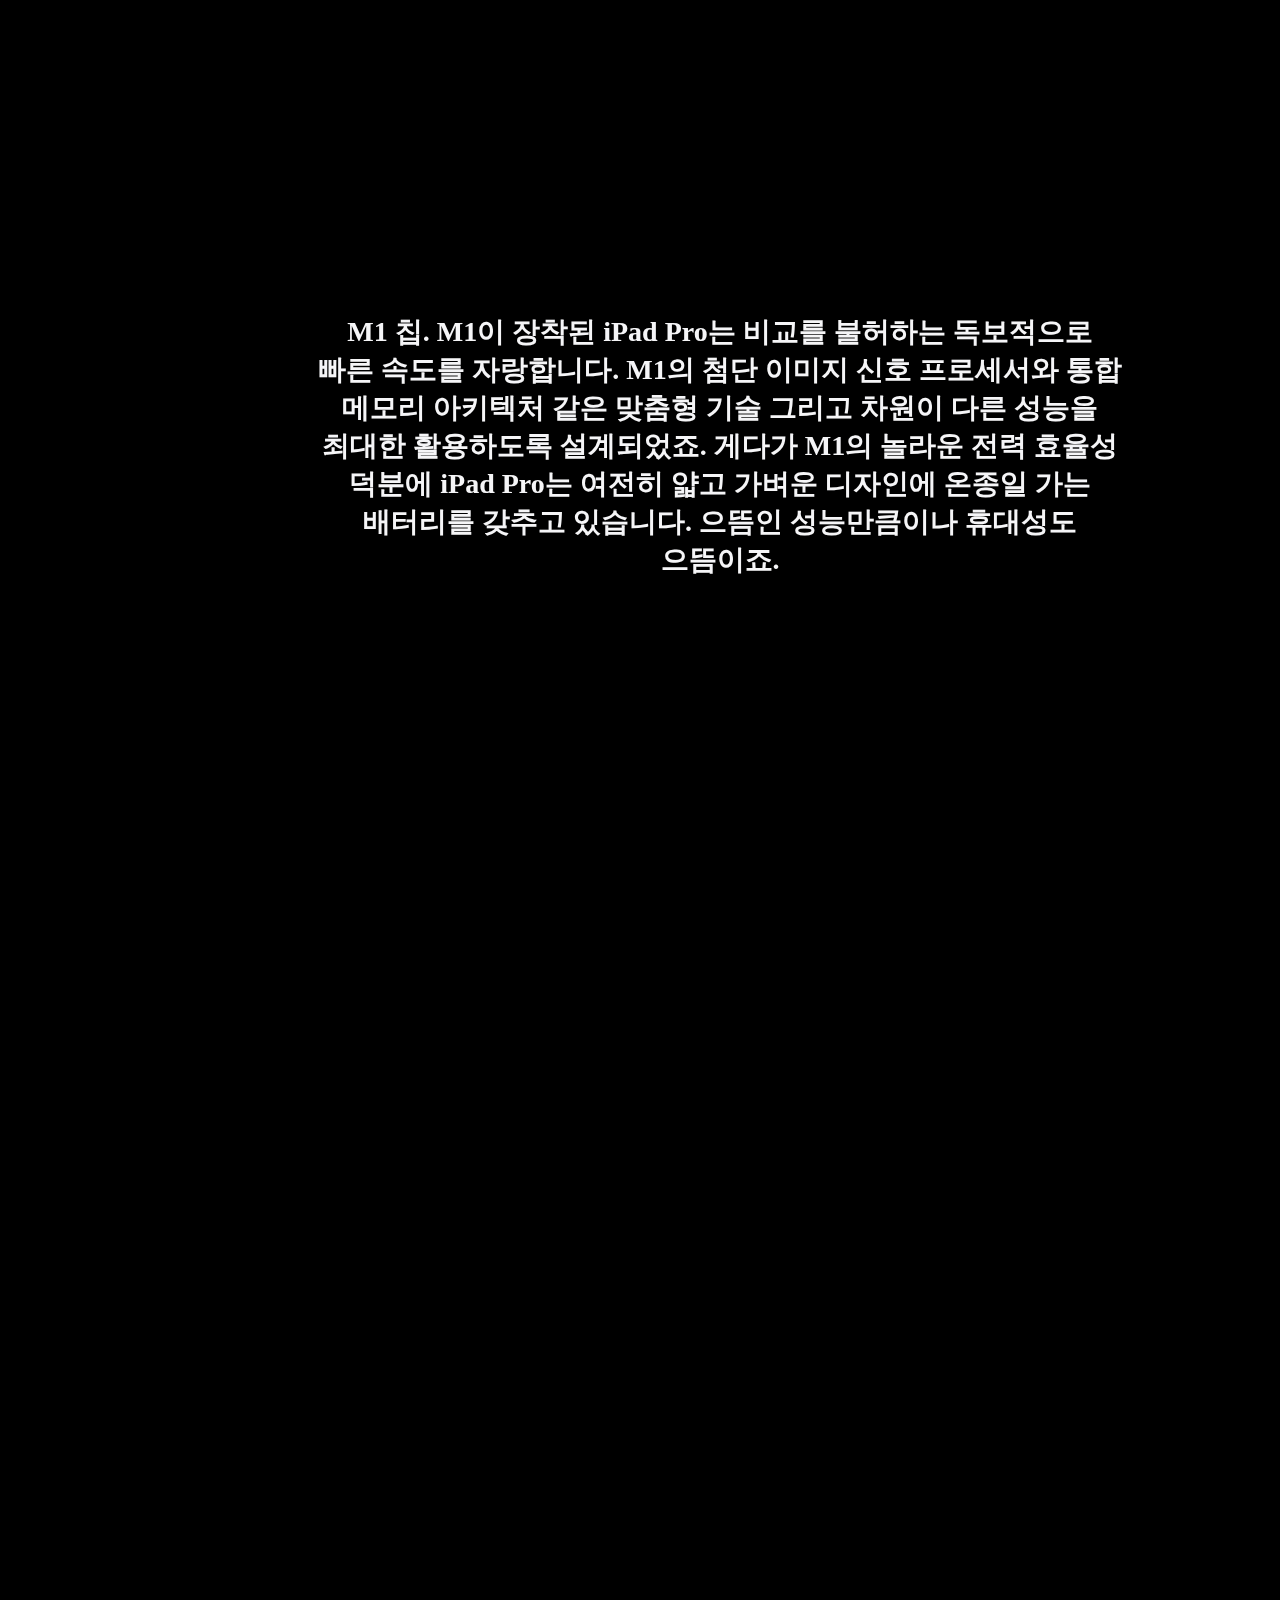
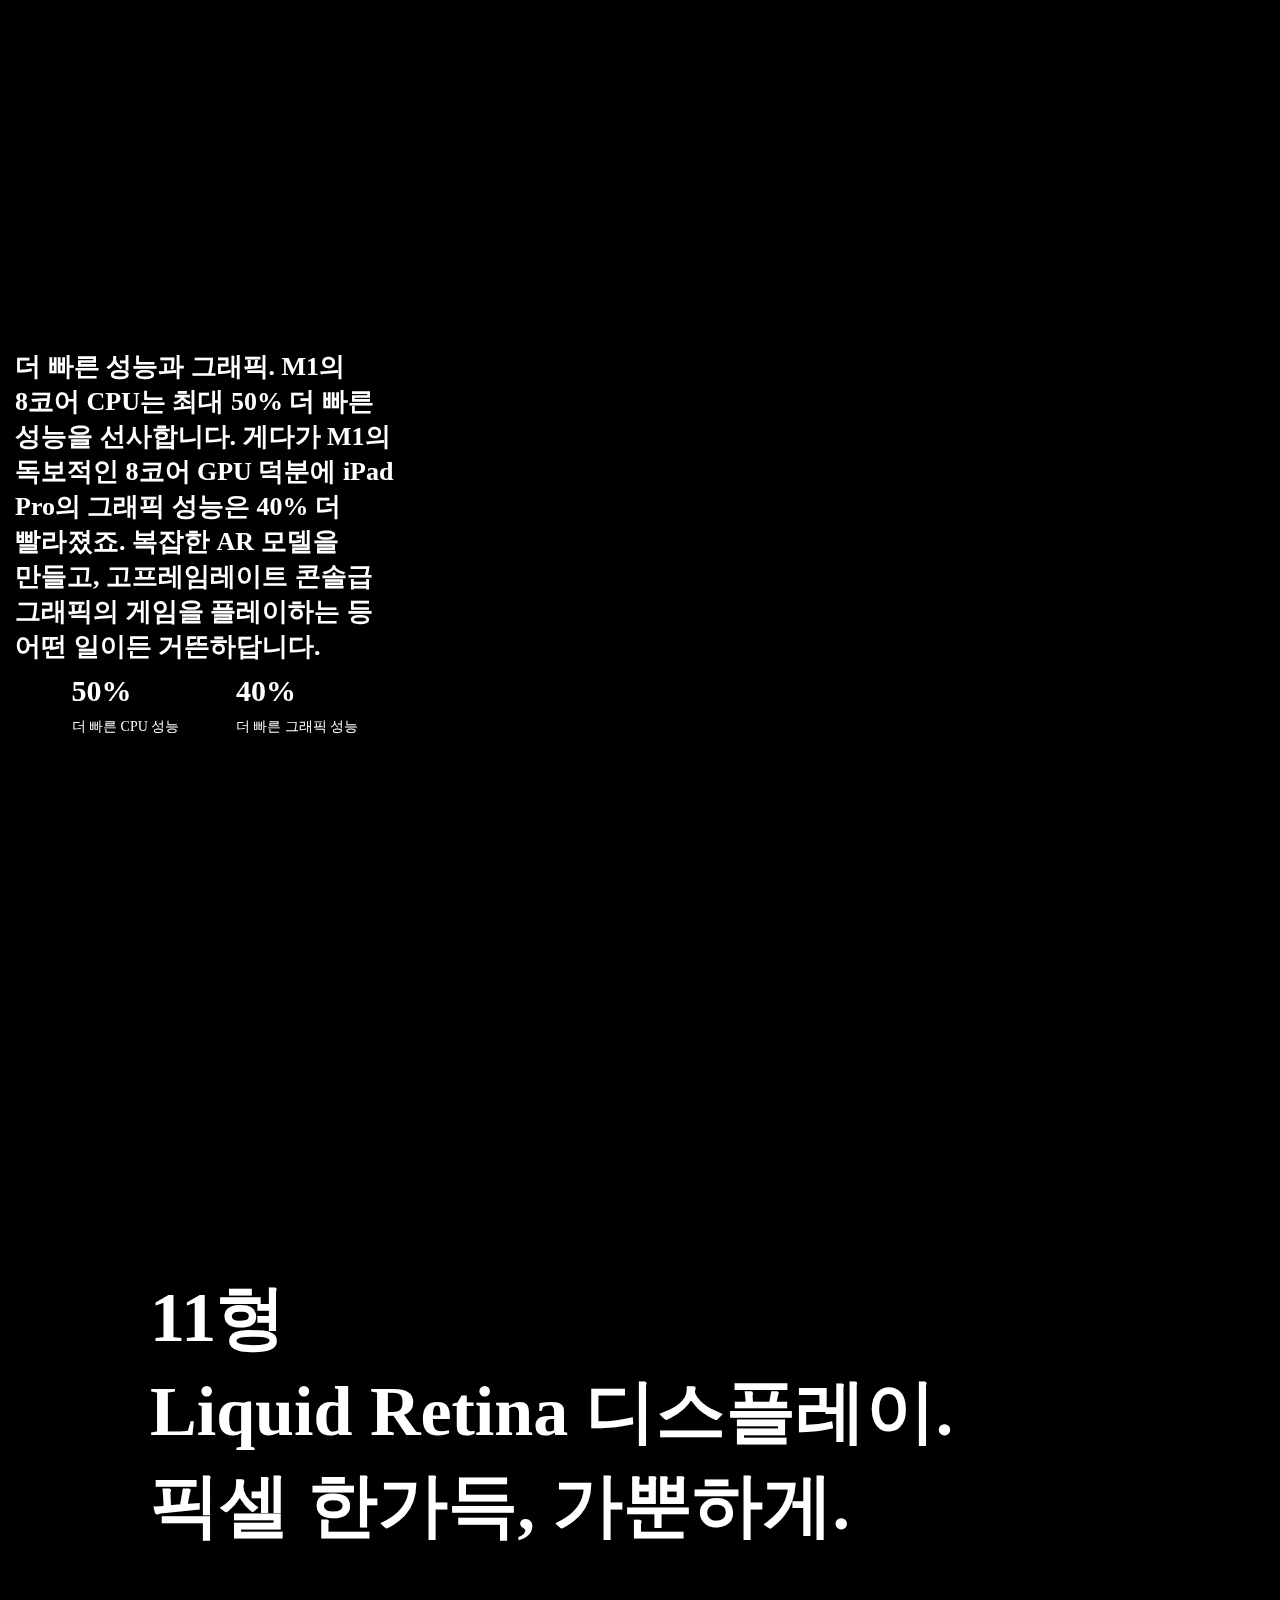
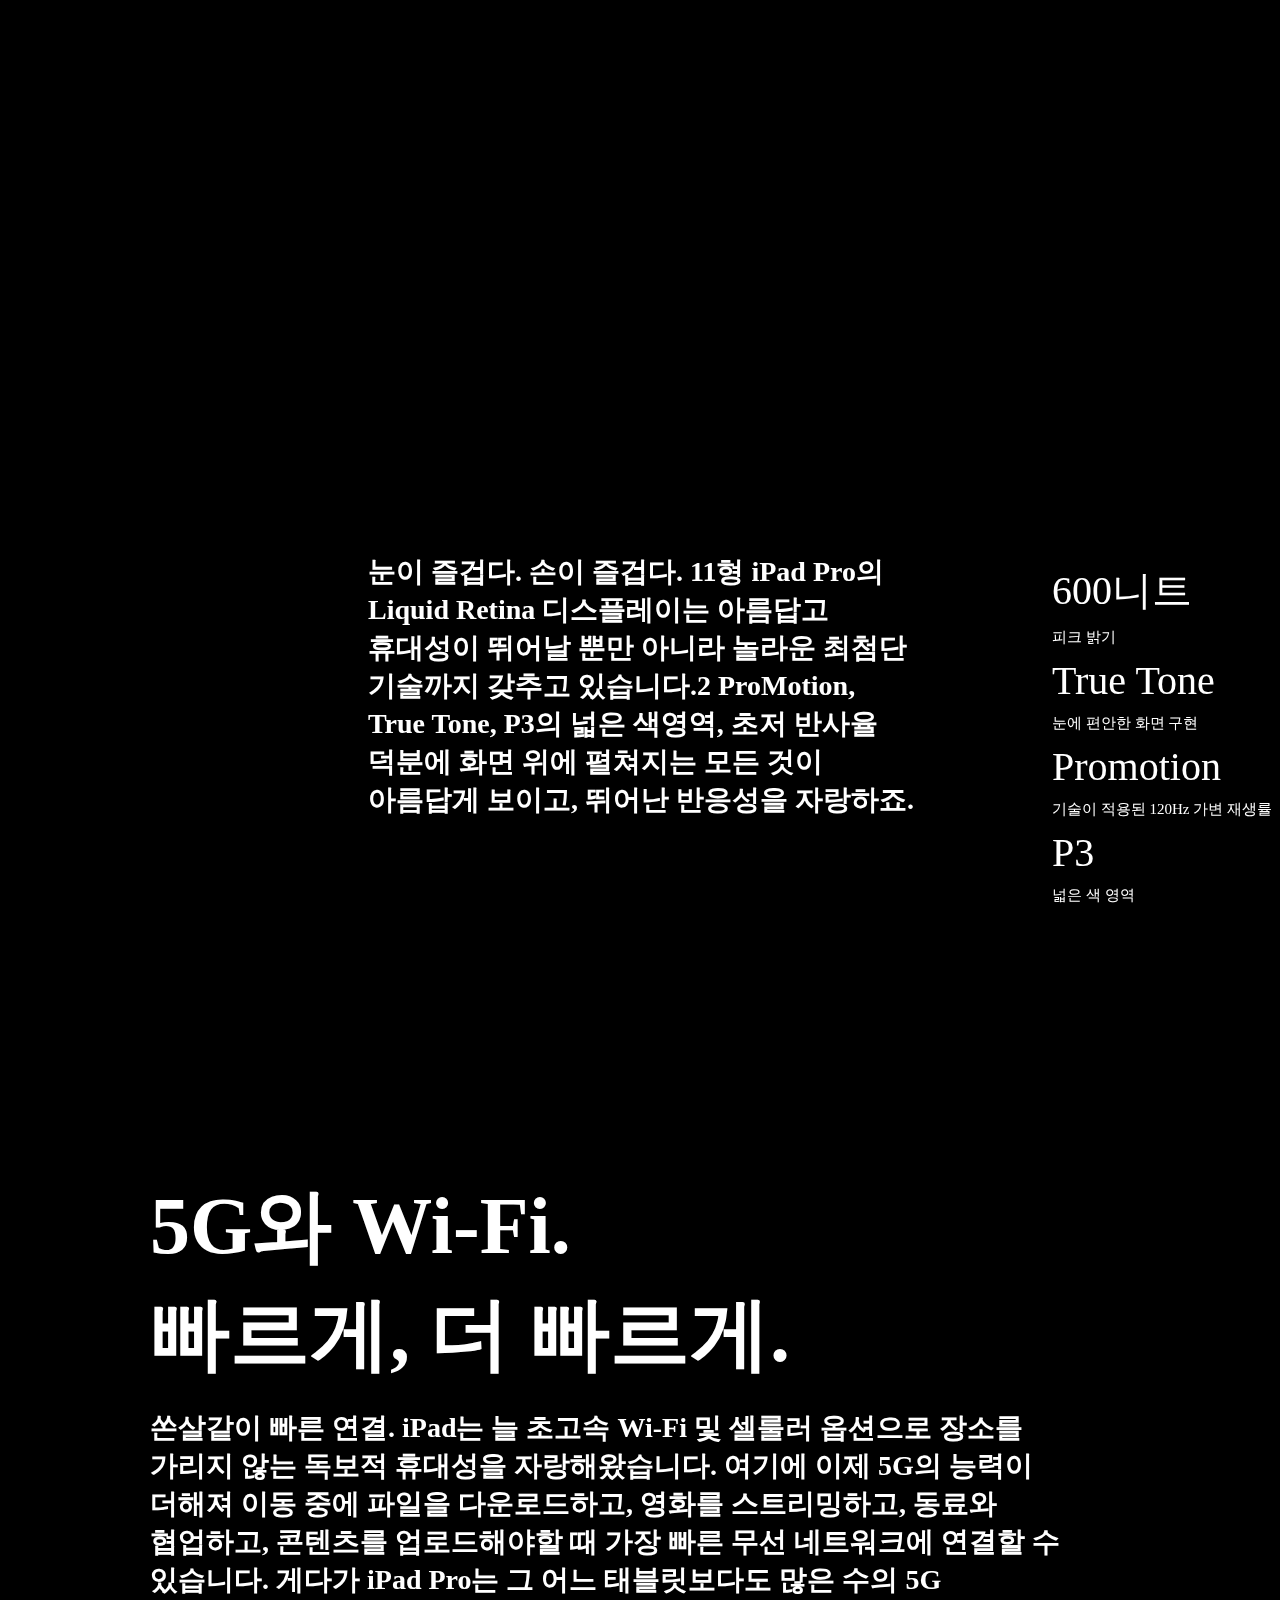
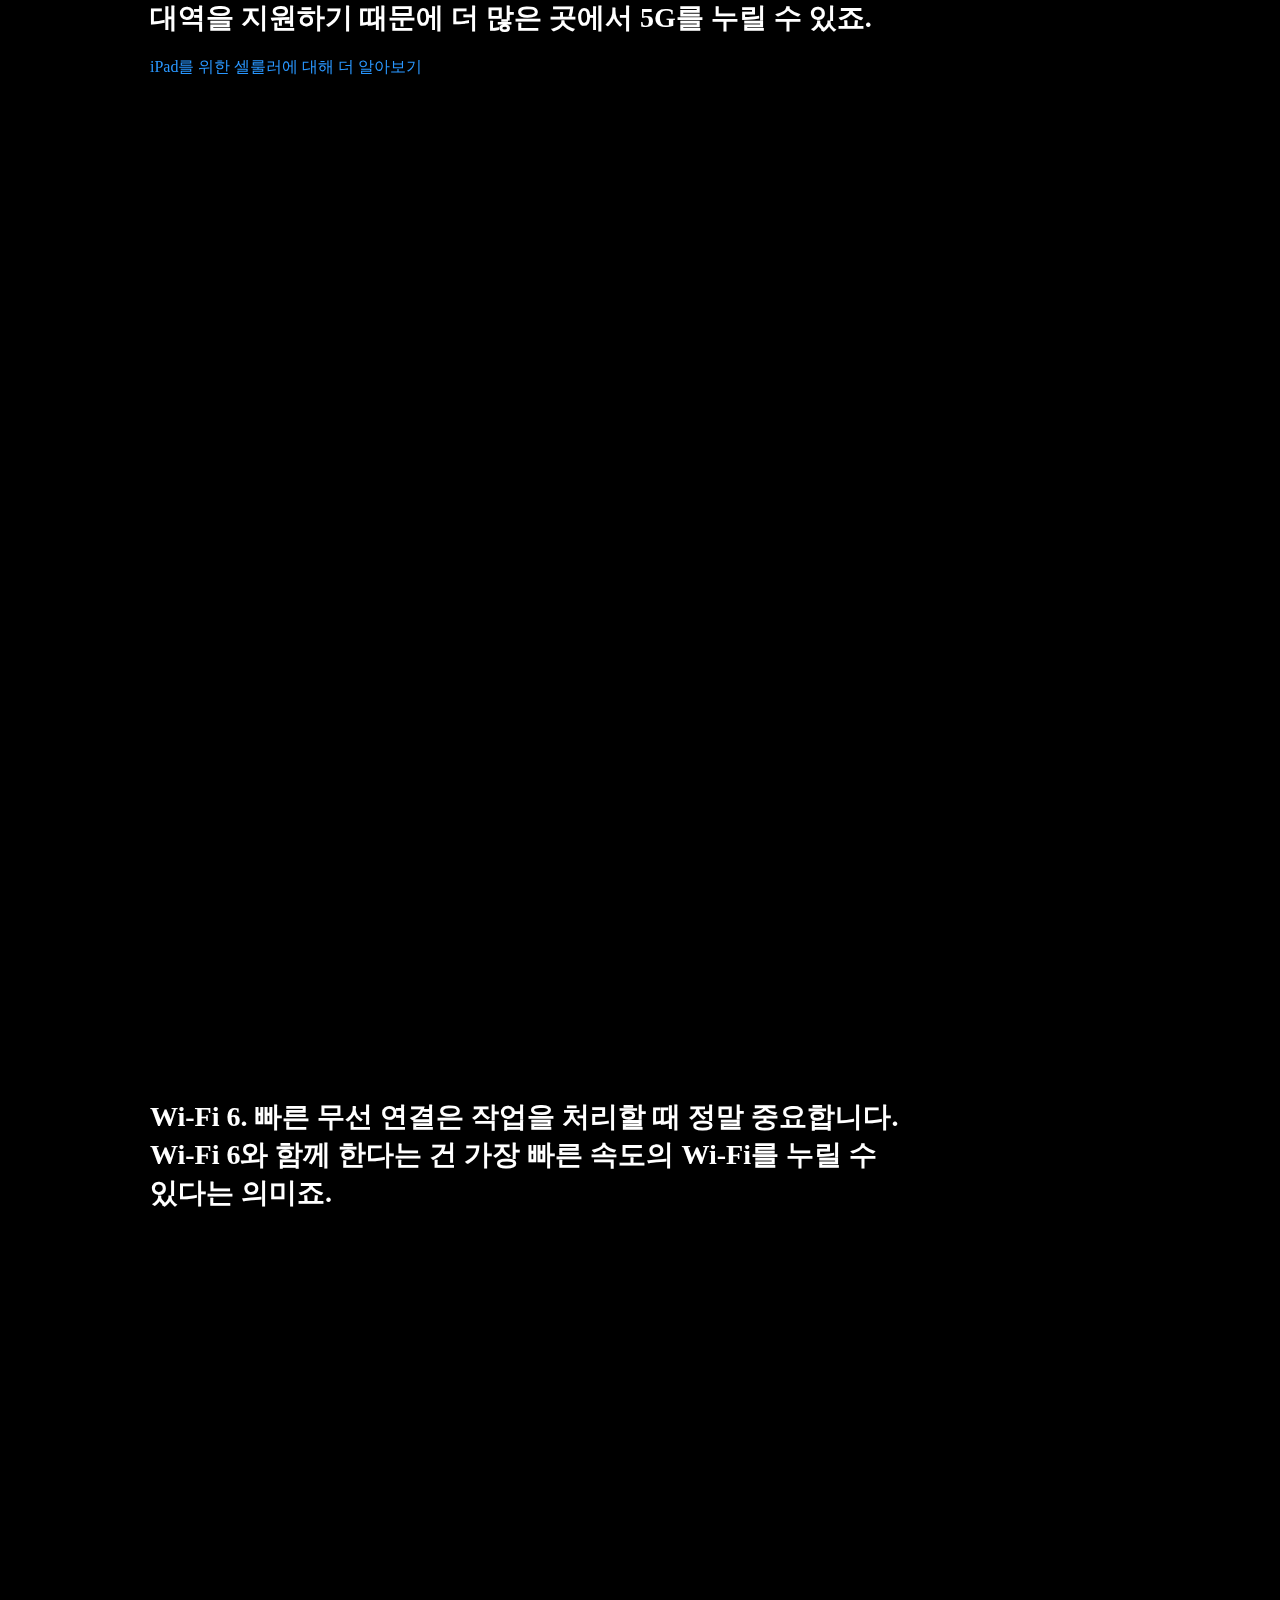
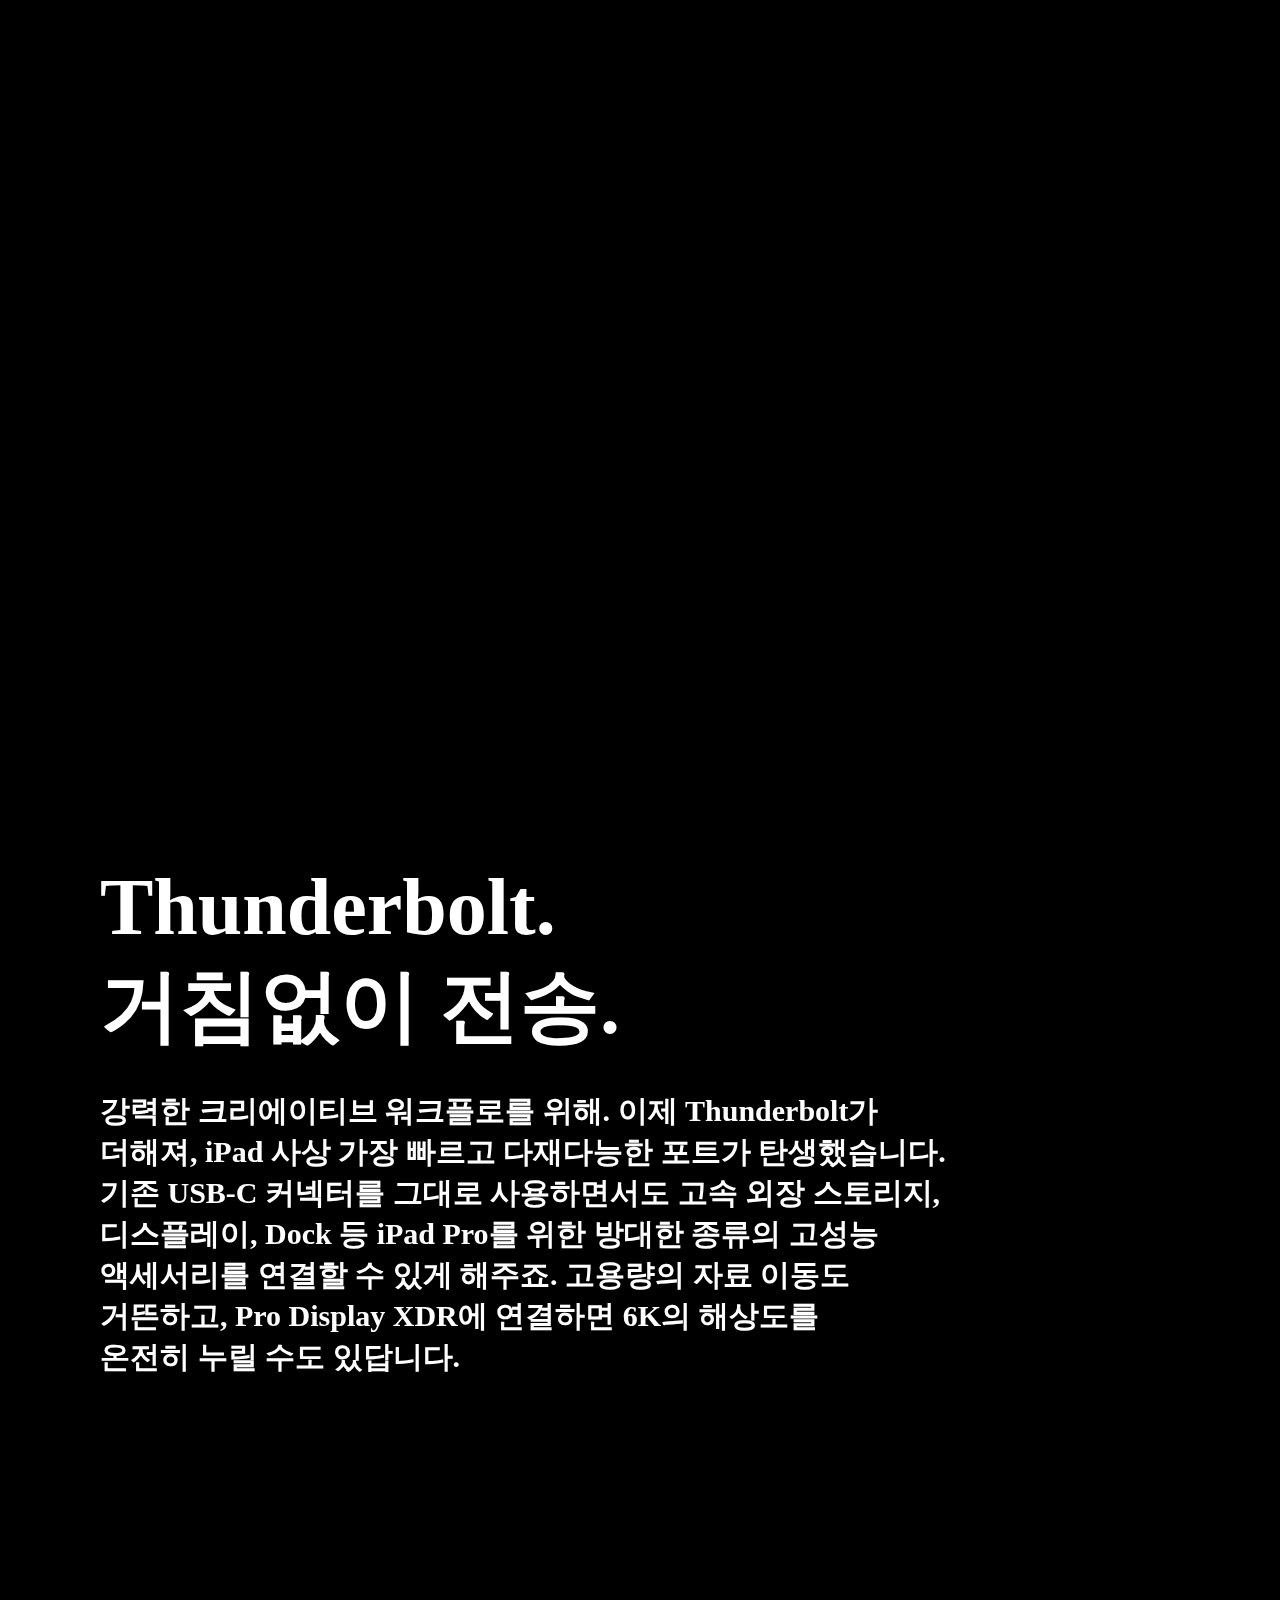
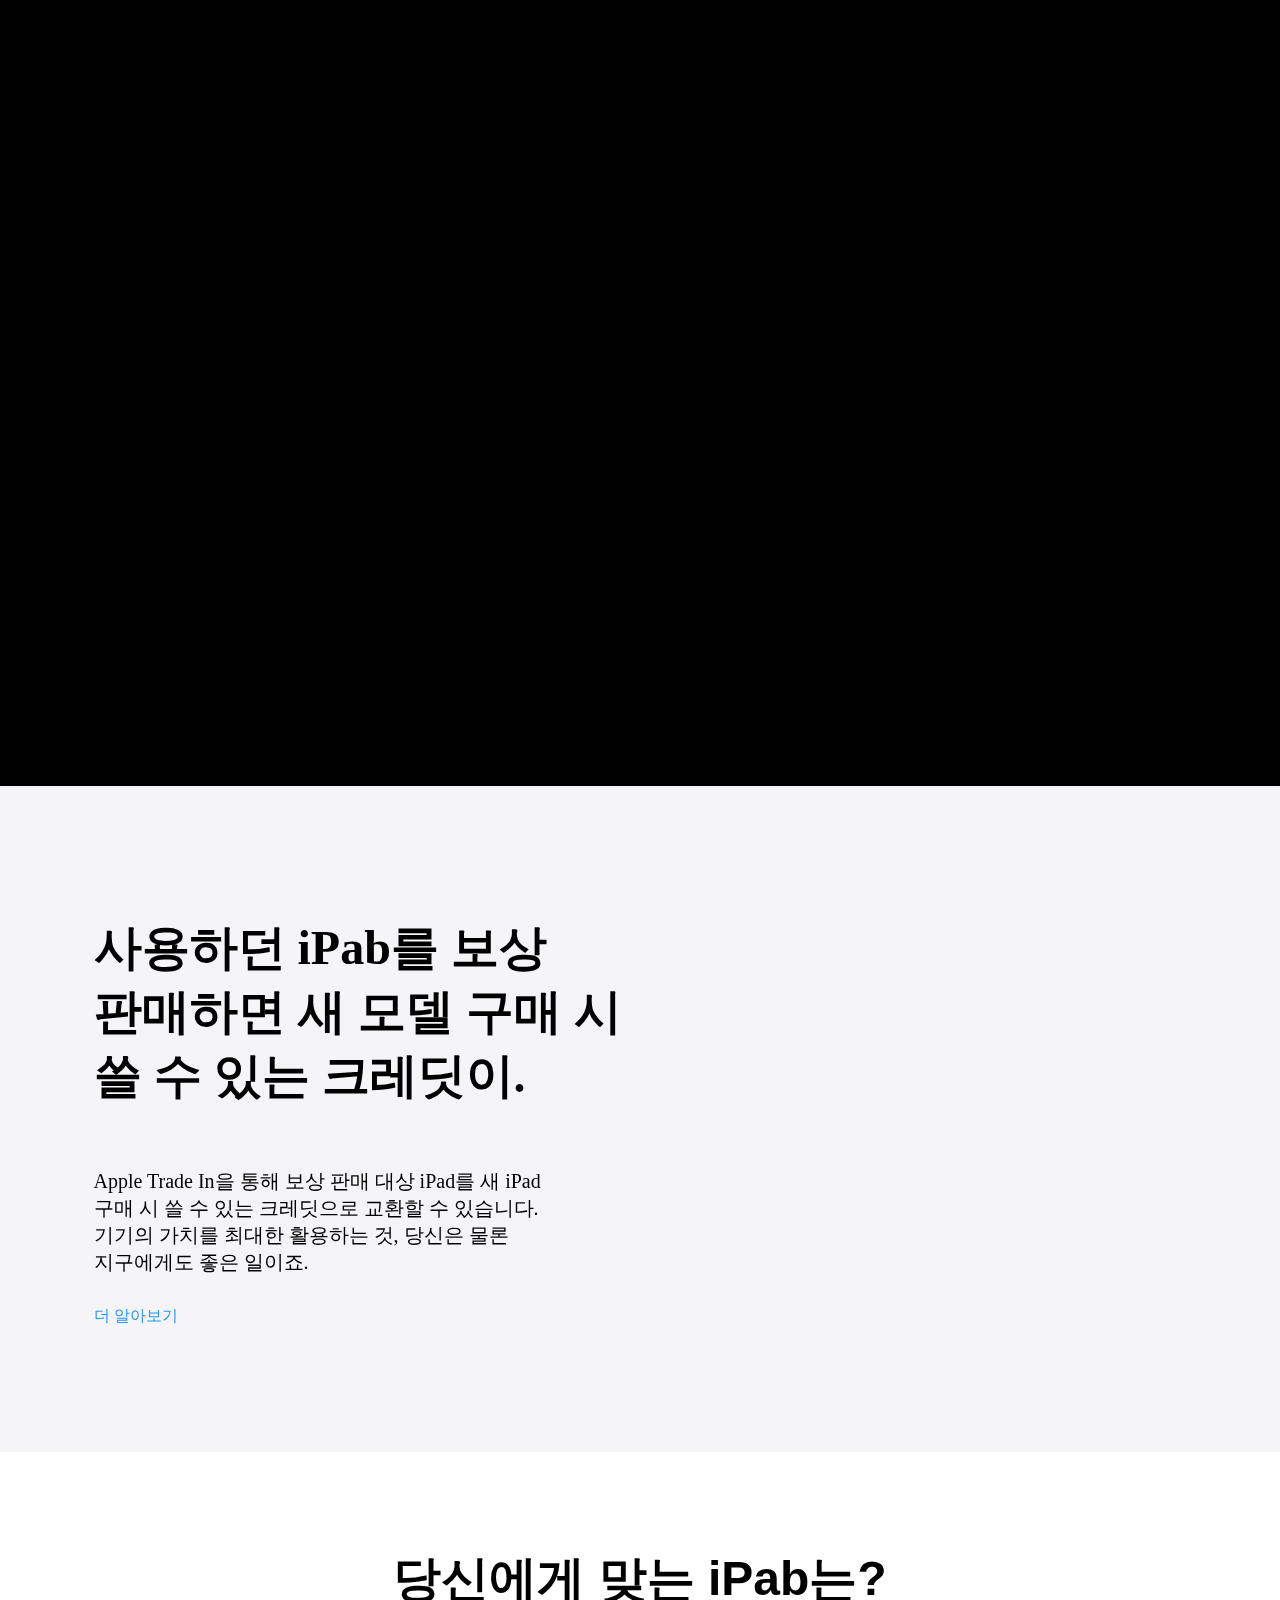
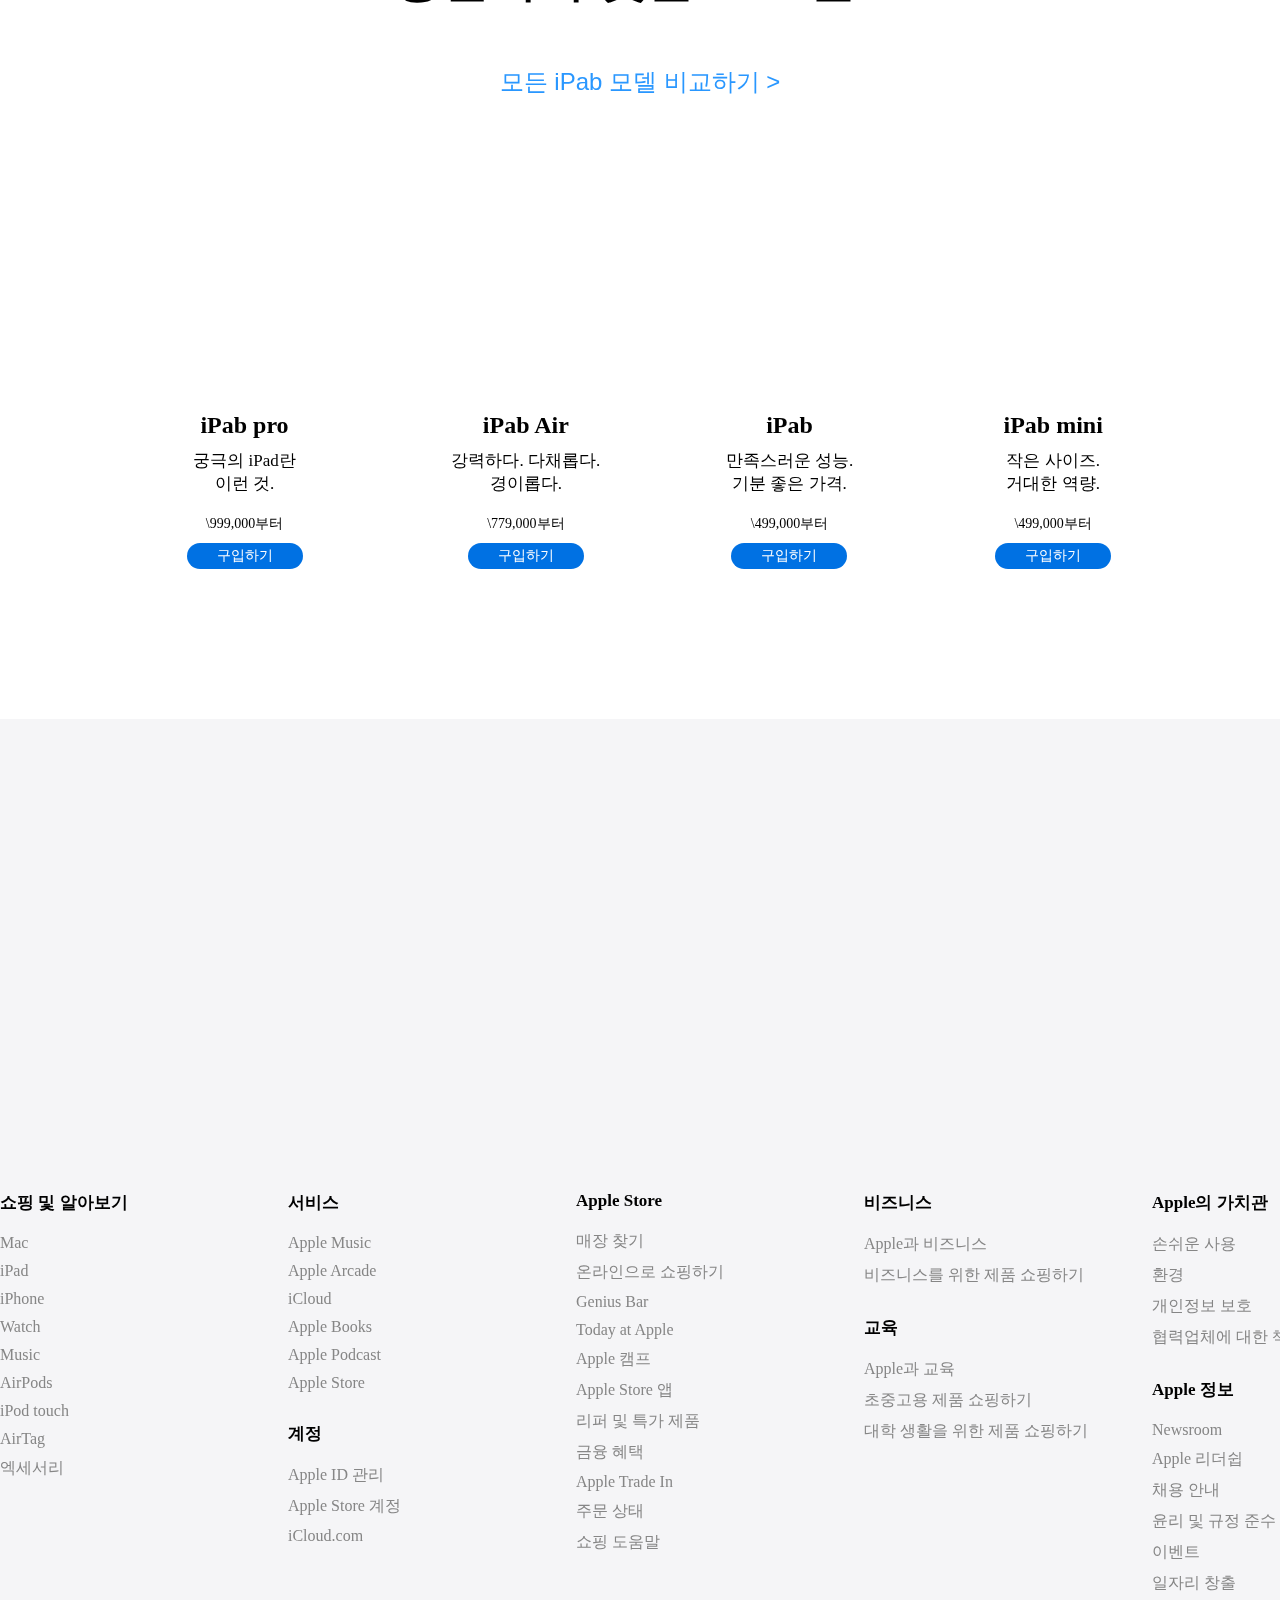
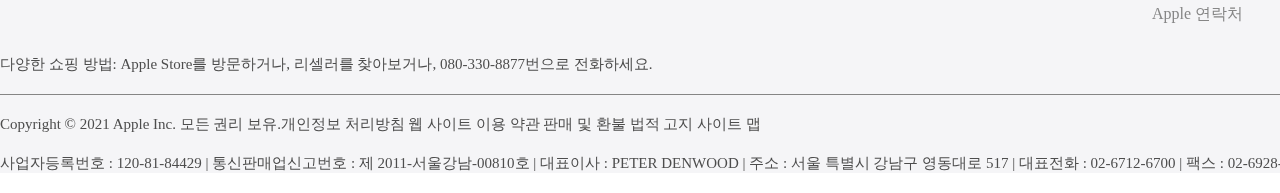
<file: iPadPro.html>
<!-- <%@ page language="java" contentType="text/html; charset=UTF-8" -->
<!--     pageEncoding="UTF-8"%> -->
<!DOCTYPE html>
<html>
<head>
<link rel="stylesheet" type="text/css" href="css/iPadPro.css">
<link rel="stylesheet" type="text/css" href="css/top.css">
<link rel="stylesheet" type="text/css" href="css/bottom.css">
<link href="https://unpkg.com/aos@2.3.1/dist/aos.css" rel="stylesheet">
<script src="https://code.jquery.com/jquery-1.11.3.min.js"></script>
<meta charset="UTF-8">
<title>iPab Pro</title>
</head>
<body>
<div class = "topContainer_wrapper">
	<div class = "topContainer">
		<div class = "page appoleLogo"></div>
		<div class = "page Mac"></div>
		<div class = "page iPad"></div>
		<div class = "page iPhone"></div>
		<div class = "page Watch"></div>
		<div class = "page Music"></div>
		<div class = "page customer"></div>
		<div class = "page Search"></div>
		<div class = "page cart"></div>
	</div>
</div>

<script src="js/top.js"></script>
<!-- <%@ include file="top.jsp" %> -->
	
	<div class = "main">
	
		
		
		<div class = "top_container">
			<div class = "top_logo_box">iPab Pro</div>
			<div class = "top_active_box">
				<div class = "top_active_item">개요</div>
				<div class = "top_active_item">iPab를 선택하는 이유</div>
				<div class = "top_active_item">제품 사양</div>
				<div class = "top_active_item">구입하기</div>	
			</div>
		</div>
		
		<!-- 첫 번째 오른쪽에서 왼쪽으로 움직이는 대표 이미지 -->
		<div class = "title_container container">
			<div class = "title_image_box">
				<div class = "title_info_box">
					<div class = "title_info_title">iPabPro</div>
					<div class = "title_info_subtitle">막강한 성능의<br>Apple M1칩 탑재.</div>
				</div>
			</div>
		</div>
		
		<!-- 두 번째 이미지 -->
		<div class = "ready_container container">
			<div class = "ready_image_box">
				<div class = "ready_image" data-aos="zoom-in" data-aos-offset="500" data-aos-duration="2500"></div>
			</div>
			<div class = "ready_info_box">
				<div class = "ready_info_title">
					궁극의 iPad 경험. 그리고 이제 그 바탕 위에 더해진 혁신적인<br>
					M1 성능, 경이로운 XDR 디스플레이, 쏜살같이 빠른 5G 무선<br>스피드까지. 놀랄 준비 되셨나요?</div>
				<div class = "ready_info_link">동영상 보기</div>
			</div>
		</div>
		
		<div class = "meet_container container">
			<div class = "meet_image_box">
				<div class = "meet_info_title">iPad Pro와 M1.<br>세기의 만남.</div>
			</div>
		</div>
		
		<!--  M1칩  -->
		<div class = "chip_container container">
			<div class = "chip_info_box">
				M1 칩. M1이 장착된 iPad Pro는 비교를 불허하는 독보적으로<br>
				빠른 속도를 자랑합니다. M1의 첨단 이미지 신호 프로세서와 통합<br>
				메모리 아키텍처 같은 맞춤형 기술 그리고 차원이 다른 성능을<br>
				최대한 활용하도록 설계되었죠. 게다가 M1의 놀라운 전력 효율성<br>
				덕분에 iPad Pro는 여전히 얇고 가벼운 디자인에 온종일 가는<br>
				배터리를 갖추고 있습니다. 으뜸인 성능만큼이나 휴대성도<br>
				으뜸이죠.
			</div>
			<div class = "chip_image_box">
				<div class = "chip_image"></div>
			</div>
		</div>
		
		<!-- 더 빠른 성능 -->
		<div class = "faster_container container">
			<div class = "faster_info_box">
			더 빠른 성능과 그래픽. M1의 8코어 CPU는 최대 50% 더 빠른 성능을 선사합니다. 게다가 M1의 독보적인 8코어 GPU 
			덕분에 iPad Pro의 그래픽 성능은 40% 더 빨라졌죠. 복잡한 AR 모델을 만들고, 고프레임레이트 콘솔급 그래픽의 
			게임을 플레이하는 등 어떤 일이든 거뜬하답니다.
				<div class = "faster_info_box_items">
					<div class = "faster_info_box_item">
						<div class = "faster_info_box_title">50%</div>
						<div class = "faster_info_box_subtitle">더 빠른 CPU 성능</div>
					</div>
					<div class = "faster_info_box_item">
						<div class = "faster_info_box_title">40%</div>
						<div class = "faster_info_box_subtitle">더 빠른 그래픽 성능</div>
					</div>
				</div>
			</div>
			<div class = "faster_image_box">
				<div class = "faster_image"></div>
			</div>
		</div>
		
		
		
		
		<div class = "display_container container">
			<div class = "display_info">11형<br>Liquid Retina 디스플레이.<br>픽셀 한가득, 가뿐하게.</div>
			<div class = "display_image_box">
				<div class = "display_image">
					<div class = "display_info_box">
						<div class = "display_info_subtitle">
						눈이 즐겁다. 손이 즐겁다. 11형 iPad Pro의 Liquid Retina 디스플레이는 아름답고 휴대성이
						 뛰어날 뿐만 아니라 놀라운 최첨단 기술까지 갖추고 있습니다.2 ProMotion, True Tone, 
						 P3의 넓은 색영역, 초저 반사율 덕분에 화면 위에 펼쳐지는 모든 것이 아름답게 보이고, 뛰어난
						  반응성을 자랑하죠.
						</div>
						
						<div class = "display_info_items">
							<div class = "display_info_item">
								<div class = "display_info_item_title">600니트</div>
								<div class = "display_info_item_subtitle">피크 밝기</div>
							</div>
							
							<div class = "display_info_item">
								<div class = "display_info_item_title">True Tone</div>
								<div class = "display_info_item_subtitle">눈에 편안한 화면 구현</div>
							</div>
							
							<div class = "display_info_item">
								<div class = "display_info_item_title">Promotion</div>
								<div class = "display_info_item_subtitle">기술이 적용된 120Hz 가변 재생률</div>
							</div>
							
							<div class = "display_info_item">
								<div class = "display_info_item_title">P3</div>
								<div class = "display_info_item_subtitle">넓은 색 영역</div>
							</div>
							
						</div>
					</div>
				</div>
			</div>
		</div>
		
		
		<div class = "data_container container">
			<div class = "data_info_box">
				<div class = "data_title">5G와 Wi-Fi.<br>빠르게, 더 빠르게.</div>
				<div class = "data_subtitle">
					쏜살같이 빠른 연결. iPad는 늘 초고속 Wi-Fi 및 셀룰러 옵션으로 장소를<br>
					가리지 않는 독보적 휴대성을 자랑해왔습니다. 여기에 이제 5G의 능력이<br>
					더해져 이동 중에 파일을 다운로드하고, 영화를 스트리밍하고, 동료와<br>
					협업하고, 콘텐츠를 업로드해야할 때 가장 빠른 무선 네트워크에 연결할 수<br>
					있습니다. 게다가 iPad Pro는 그 어느 태블릿보다도 많은 수의 5G<br>
					대역을 지원하기 때문에 더 많은 곳에서 5G를 누릴 수 있죠.</div>
				<div class = "data_link">iPad를 위한 셀룰러에 대해 더 알아보기</div>
				<div class = "data_image_box">
					<div class = "data_images">
						<div class = "data_left_image"></div>
						<div class = "data_right_image"></div>
						<div class = "data_turn_image"></div>
					</div>	
				</div>
				<div class = "data_subtitle">
					Wi‑Fi 6. 빠른 무선 연결은 작업을 처리할 때 정말 중요합니다.<br>
					Wi-Fi 6와 함께 한다는 건 가장 빠른 속도의 Wi-Fi를 누릴 수<br>
					있다는 의미죠.
				</div>
			</div>
			<div class = "data_wifi_image_box">
				<div class = "data_wifi_image"></div>
			</div>
		</div>
		
		
		<div class = "thunderbolt_container container">
			<div class = "thunderbolt_info_box">
				<div class = "thunderbolt_title">Thunderbolt.<br>거침없이 전송.</div>
				<div class = "thunderbolt_subtitle">
					강력한 크리에이티브 워크플로를 위해. 이제 Thunderbolt가<br>
					더해져, iPad 사상 가장 빠르고 다재다능한 포트가 탄생했습니다.<br>
					기존 USB‑C 커넥터를 그대로 사용하면서도 고속 외장 스토리지,<br>
					디스플레이, Dock 등 iPad Pro를 위한 방대한 종류의 고성능<br>
					액세서리를 연결할 수 있게 해주죠. 고용량의 자료 이동도<br>
					거뜬하고, Pro Display XDR에 연결하면 6K의 해상도를<br>
					온전히 누릴 수도 있답니다.
				</div>
			</div>
			<div class = "thunderbolt_image_box">
				<div class = "thunderbolt_image"></div>
			</div>
		</div>
		
		
		
		
		
		
	</div>
	<div class = "sub_main">
	
	
	
	
		<div class = "trade_container">
			<div class ="trade">
				<div class = "trade_info_box">
					<div class = "trade_info__title">사용하던 iPab를 보상 판매하면 새 모델 구매 시 쓸 수 있는 크레딧이.</div>
					<div class = "trade_info__subtitle">
						Apple Trade In을 통해 보상 판매 대상 iPad를 새 iPad 구매 시 쓸 수 있는 크레딧으로 교환할 수 있습니다. 
						기기의 가치를 최대한 활용하는 것, 당신은 물론 지구에게도 좋은 일이죠.</div>
					<div class = "moreInfo">더 알아보기</div>
				</div>
				<div class = "trade_image_box">
					<div class = "trade_image" data-aos="fade-down" data-aos-offset="400" data-aos-duration="1500"></div>
				</div>
			</div>
		</div>
	
		<div class = "compare">
			<div class ="compare_box">
				<div class = "compare_item">당신에게 맞는 iPab는?</div>
			</div>
			<div class ="compare_box">
				<div class = "moreInfo compare_moreInfo">모든 iPab 모델 비교하기 ></div>
			</div>
			
			<div class = "compareTable_box">
				<div class = "compareTable">
					
					<div class = "ipad_pro_device">
						<div class = "ipad_device_image_box" data-aos="fade-left" data-aos-offset="400" data-aos-duration="1000">
							<div class = "ipad_pro_device_image"></div>
						</div>
						<div class = "ipad_pro_device_info">
							<div class = "device_info__title">iPab pro</div>
							<div class = "device_info__subtitle">궁극의 iPad란<br>이런 것.</div>
							<div class = "device_info__price">\999,000부터</div>
							<div class = "device_info__color ipad_pro_color"></div>
							<div class = "device_info__button">
								<div class = "button purchase_button">구입하기</div>
							</div>
						</div>
					</div>
					
					<div class = "ipad_air_device">
						<div class = "ipad_device_image_box" data-aos="fade-down-left" data-aos-offset="400" data-aos-duration="1000">	
							<div class = "ipad_air_device_image"></div>
						</div>
						<div class = "ipad_air_device_info">
							<div class = "device_info__title">iPab Air</div>
							<div class = "device_info__subtitle">강력하다. 다채롭다.<br>경이롭다.</div>
							<div class = "device_info__price">\779,000부터</div>
							<div class = "device_info__color ipad_air_color"></div>
							<div class = "device_info__button">
								<div class = "button purchase_button">구입하기</div>
							</div>
						</div>
					</div>
					
					<div class = "ipad_se_device">
						<div class = "ipad_device_image_box" data-aos="fade-down-right" data-aos-offset="400" data-aos-duration="1000">
							<div class = "ipad_device_image"></div>
						</div>
						<div class = "ipad_se_device_info">
							<div class = "device_info__title">iPab</div>
							<div class = "device_info__subtitle">만족스러운 성능.<br>기분 좋은 가격.</div>
							<div class = "device_info__price">\499,000부터</div>
							<div class = "device_info__color ipad_color"></div>
							<div class = "device_info__button">
								<div class = "button purchase_button">구입하기</div>
							</div>
						</div>
					</div>
					
					<div class = "ipad_mini_device">
						<div class = "ipad_device_image_box" data-aos="fade-right" data-aos-offset="400" data-aos-duration="1000">
							<div class = "ipad_mini_device_image"></div>
						</div>
						<div class = "ipad_11_device_info">
							<div class = "device_info__title">iPab mini</div>
							<div class = "device_info__subtitle">작은 사이즈.<br>거대한 역량.</div>
							<div class = "device_info__price">\499,000부터</div>
							<div class = "device_info__color ipad_mini_color"></div>
							<div class = "device_info__button">
								<div class = "button purchase_button">구입하기</div>
							</div>
						</div>
					</div>
					
				</div>
			</div>
		</div>
	
	
	
	
	
		<div class ="benefit_container">
			<div class = "benefit">
			
				<div class ="benefit_box" data-aos="fade-up-left" data-aos-duration="1500">
					<div class="benefit__image delivery_image"></div>
					<div class="benefit__title">업무일 기준 무료 익일 배송</div>
					<div class="benefit__subtitle">오후 3시 이전에 주문된<br>재고 보유 제품에 한합니다.</div>
					<div class="benefit__moreInfo moreInfo">더 알아보기</div>
				</div>
				
				<div class ="benefit_box" data-aos="fade-up" data-aos-duration="2000">
					<div class="benefit__image finance_image"></div>
					<div class="benefit__title">금융 혜택</div>
					<div class="benefit__subtitle">무이자 할부를 통해 Apple<br> 제품을 부담 없이 구매하실 수<br> 있습니다.</div>
					<div class="benefit__moreInfo moreInfo">더 알아보기</div>
				</div>
				
				<div class ="benefit_box" data-aos="fade-up-right" data-aos-duration="1500">
					<div class="benefit__image personal_image"></div>
					<div class="benefit__title">자신만의 것이라는 증표</div>
					<div class="benefit__subtitle">
					자신의 이름이나 개성있는<br>문구를 Apple 제품에 무료로<br>각인할 수 있습니다.<br>Apple에서만 제공합니다. </div>
					<div class="benefit__moreInfo moreInfo">더 알아보기</div>
				</div>
			</div>
		</div>
	
	
	
	
	
	
	
	
	</div>
	<div class ="bottom">
		<div class = "bottom_container">
			<div class = "bottom_container_box">
				<div class = "list">
					<div class = "list_title">쇼핑 및 알아보기</div>
					<div class = "list_item Mac">Mac</div>
					<div class = "list_item iPad">iPad</div>
					<div class = "list_item iPhone">iPhone</div>
					<div class = "list_item Watch">Watch</div>
					<div class = "list_item Music">Music</div>
					<div class = "list_item AitPods">AirPods</div>
					<div class = "list_item iPod touch">iPod touch</div>
					<div class = "list_item AirTag">AirTag</div>
					<div class = "list_item">엑세서리</div>
					
				</div>
			</div>
			
			<div class = "bottom_container_box">
				<div class = "list">
					<div class = "list_title">서비스</div>
					<div class = "list_item">Apple Music</div>
					<div class = "list_item">Apple Arcade</div>
					<div class = "list_item">iCloud</div>
					<div class = "list_item">Apple Books</div>
					<div class = "list_item">Apple Podcast</div>
					<div class = "list_item">Apple Store</div>
				</div>
				<div class = "list">
					<div class = "list_title">계정</div>
					<div class = "list_item">Apple ID 관리</div>
					<div class = "list_item">Apple Store 계정</div>
					<div class = "list_item">iCloud.com</div>
				</div>
			</div>
			
			<div class = "bottom_container_box">
				<div class = "list">
					<div class = "list_title">Apple Store</div>
					<div class = "list_item">매장 찾기</div>
					<div class = "list_item">온라인으로 쇼핑하기</div>
					<div class = "list_item">Genius Bar</div>
					<div class = "list_item">Today at Apple</div>
					<div class = "list_item">Apple 캠프</div>
					<div class = "list_item">Apple Store 앱</div>
					<div class = "list_item">리퍼 및 특가 제품</div>
					<div class = "list_item">금융 혜택</div>
					<div class = "list_item">Apple Trade In</div>
					<div class = "list_item">주문 상태</div>
					<div class = "list_item">쇼핑 도움말</div>
				</div>
			</div>
			
			<div class = "bottom_container_box">
				<div class = "list">
					<div class = "list_title">비즈니스</div>
					<div class = "list_item">Apple과 비즈니스</div>
					<div class = "list_item">비즈니스를 위한 제품 쇼핑하기</div>
				</div>
				<div class = "list">
					<div class = "list_title">교육</div>
					<div class = "list_item">Apple과 교육</div>
					<div class = "list_item">초중고용 제품 쇼핑하기</div>
					<div class = "list_item">대학 생활을 위한 제품 쇼핑하기</div>
				</div>
			</div>
			
			<div class = "bottom_container_box">
				<div class = "list">
					<div class = "list_title">Apple의 가치관</div>
					<div class = "list_item">손쉬운 사용</div>
					<div class = "list_item">환경</div>
					<div class = "list_item">개인정보 보호</div>
					<div class = "list_item">협력업체에 대한 책임</div>
				</div>
				<div class = "list">
					<div class = "list_title">Apple 정보</div>
					<div class = "list_item">Newsroom</div>
					<div class = "list_item">Apple 리더쉽</div>
					<div class = "list_item">채용 안내</div>
					<div class = "list_item">윤리 및 규정 준수</div>
					<div class = "list_item">이벤트</div>
					<div class = "list_item">일자리 창출</div>
					<div class = "list_item">Apple 연락처</div>
				</div>
			</div>
		</div>
		
		<div class = "footer_container">
			<div class = "footer_item footer_call">다양한 쇼핑 방법: Apple Store를 방문하거나, 리셀러를 찾아보거나, 080-330-8877번으로 전화하세요.</div>
			<div class = "footer_item footer_line"></div>
			<div class = "footer_item footer_notice">Copyright © 2021 Apple Inc. 모든 권리 보유.개인정보 처리방침 웹 사이트 이용 약관 판매 및 환불 법적 고지 사이트 맵</div>
			<div class = "footer_item footer_notice">사업자등록번호 : 120-81-84429 | 통신판매업신고번호 : 제 2011-서울강남-00810호 | 대표이사 : PETER DENWOOD | 주소 : 서울 특별시 강남구 영동대로 517 | 대표전화 : 02-6712-6700 | 팩스 : 02-6928-0000</div>
		
		</div>
	</div>

<script src="js/bottom.js"></script>









<script src="js/iPadPro.js"></script>
<script src="https://unpkg.com/aos@2.3.1/dist/aos.js"></script>
<script type="text/javascript">
	AOS.init();
</script>
</body>
</html>
<!-- footer -->
<!-- <%@ include file="bottom.jsp" %> -->
</file>
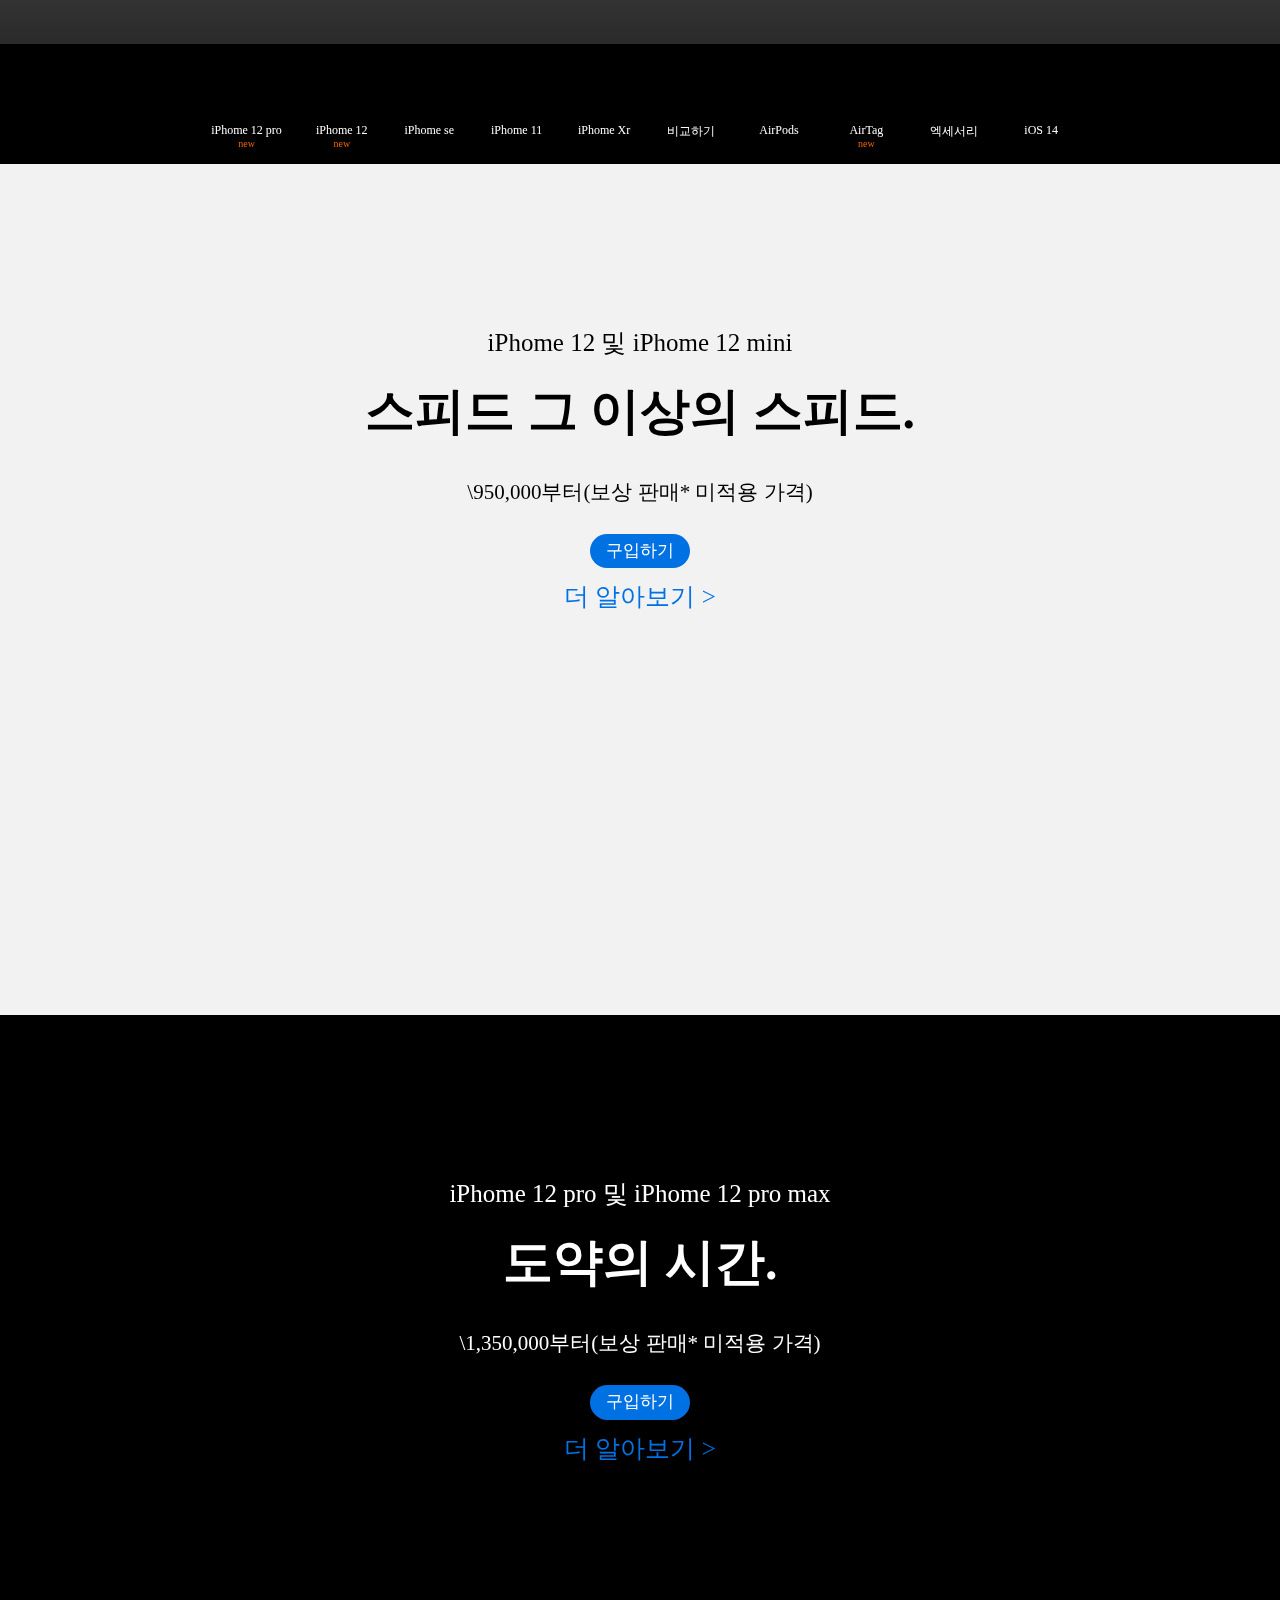
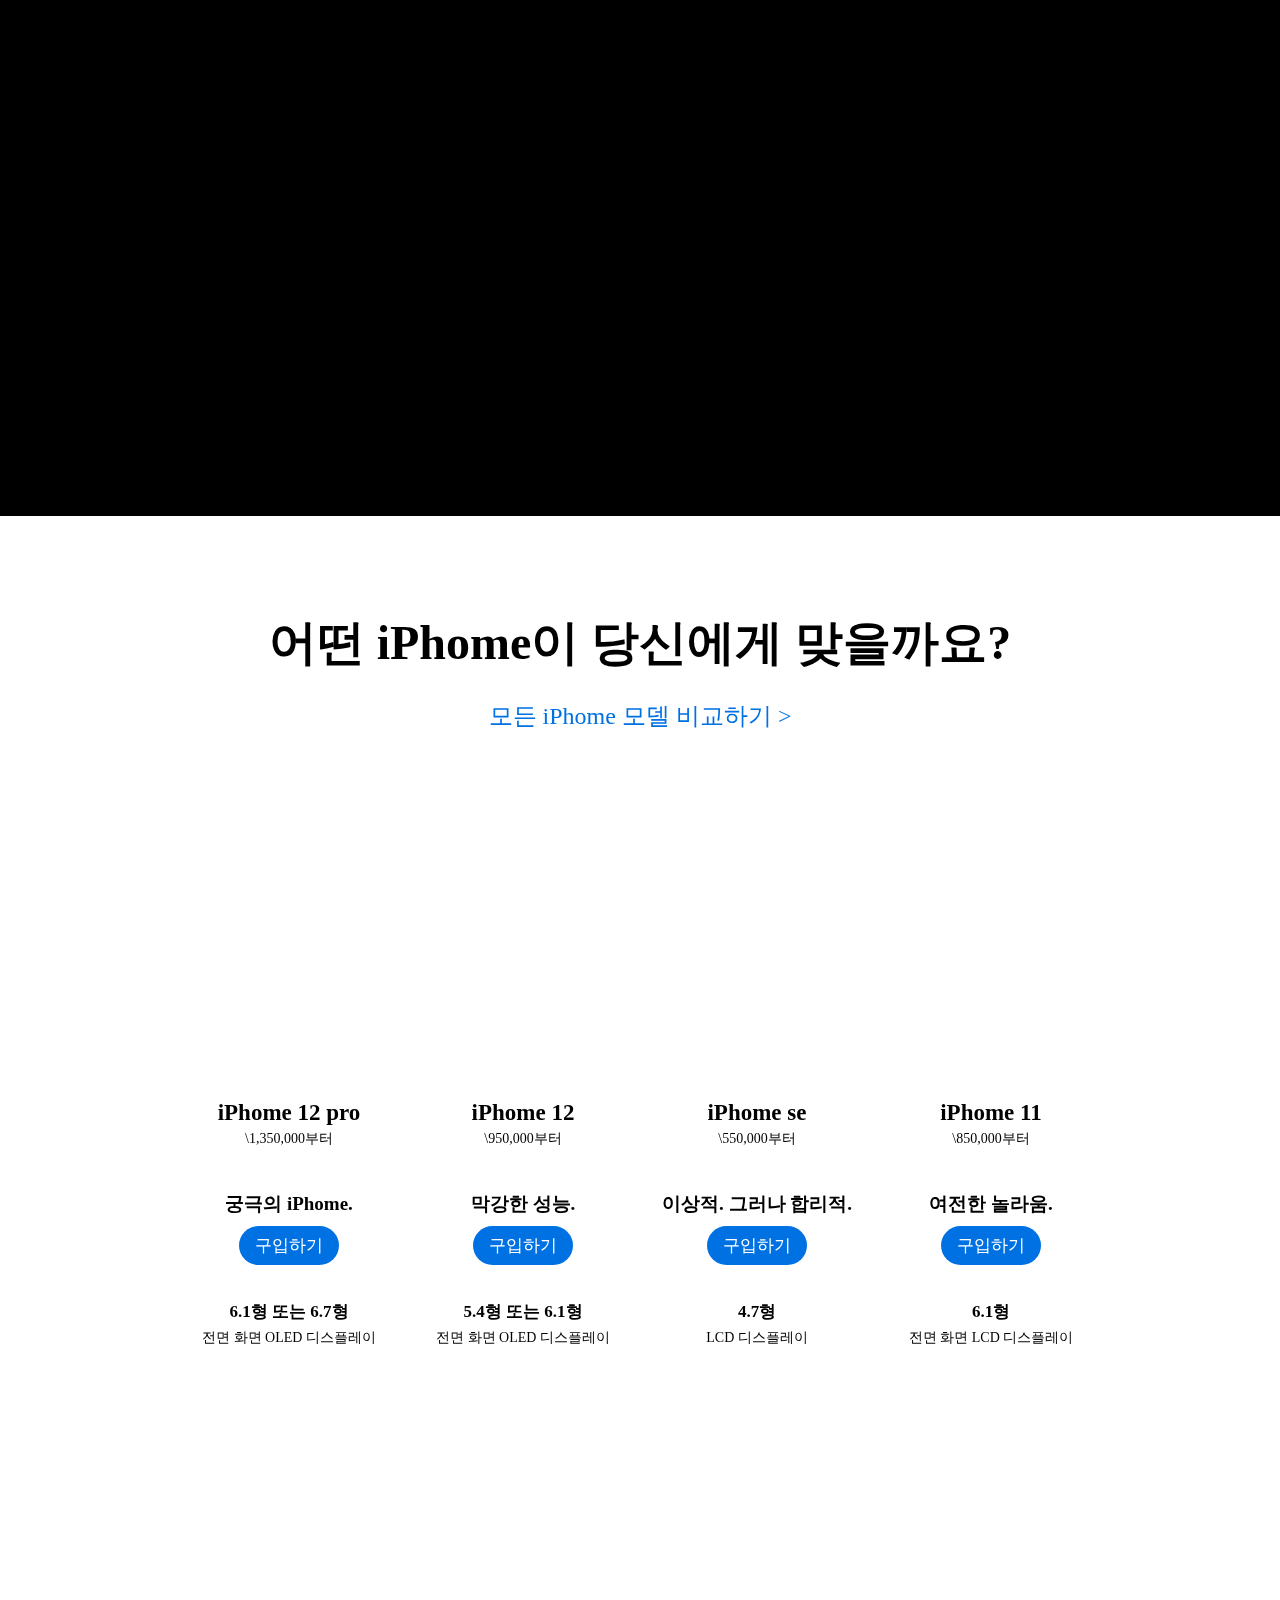
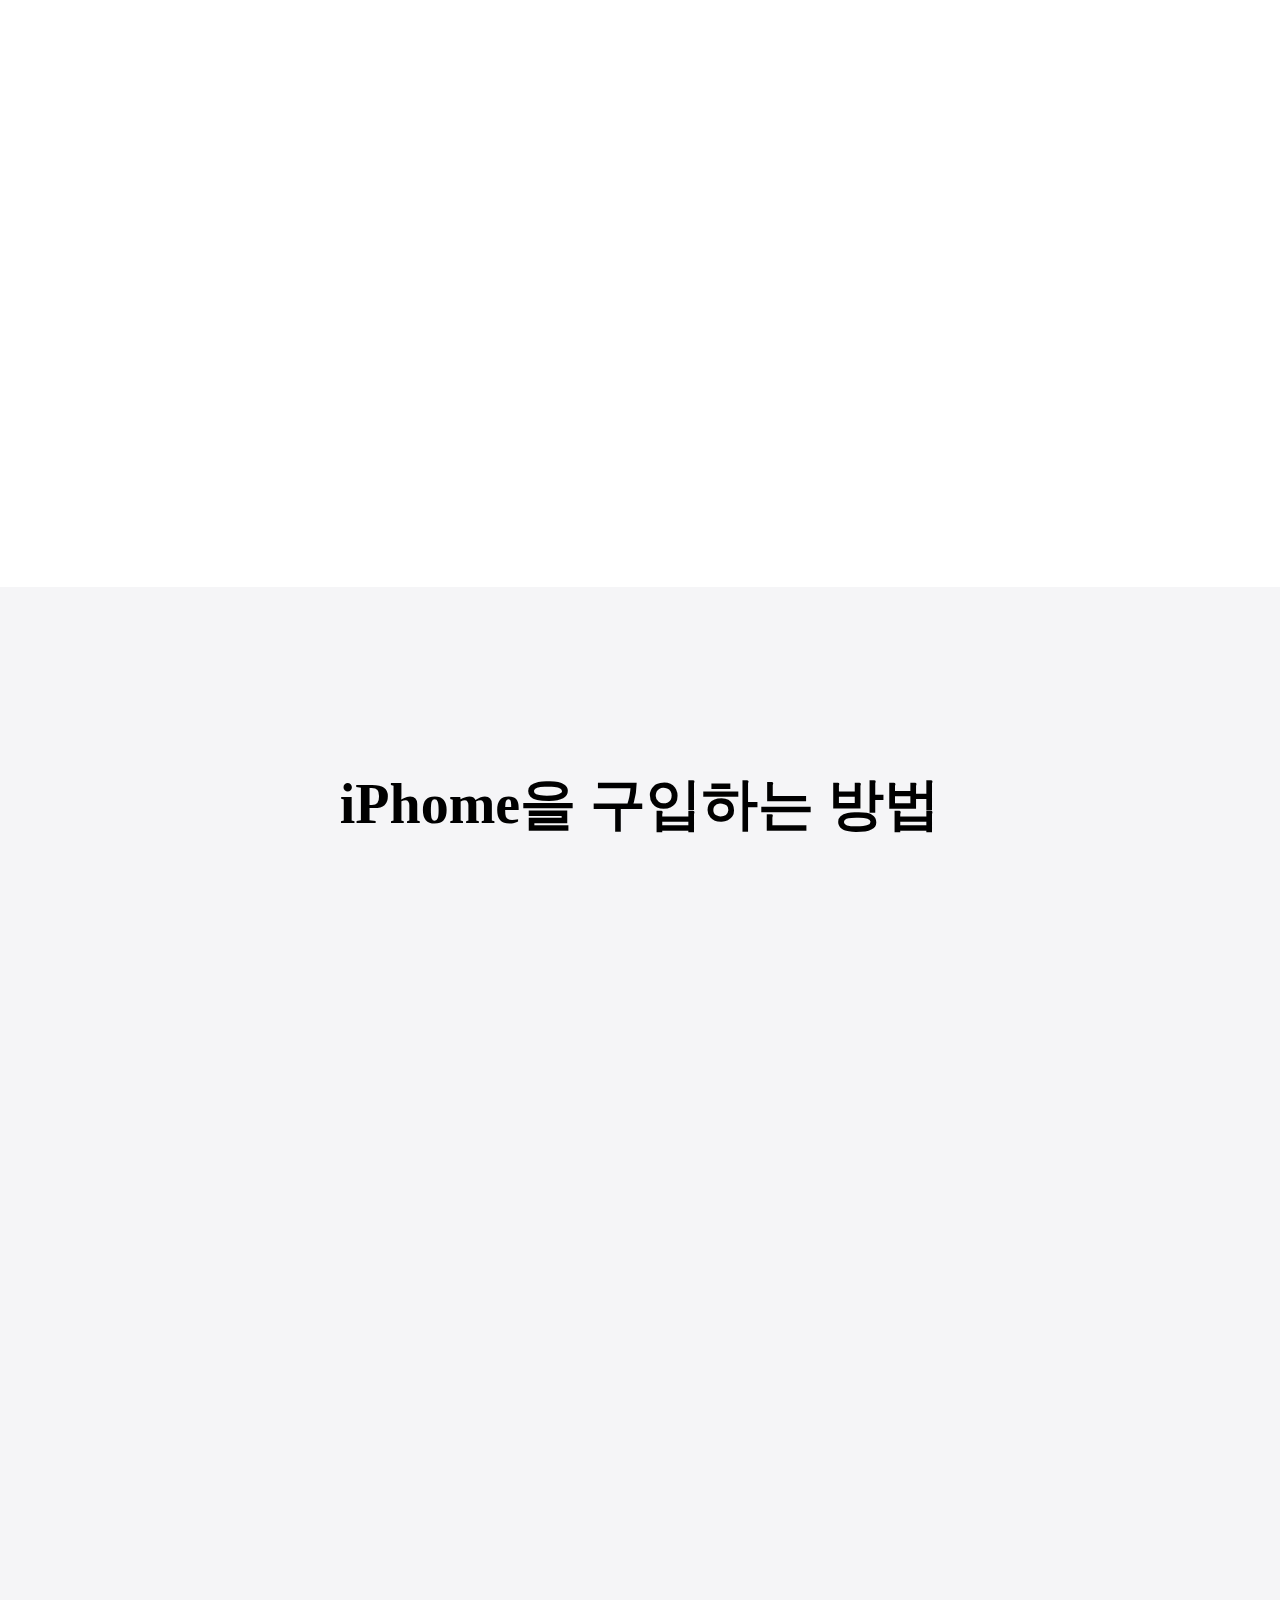
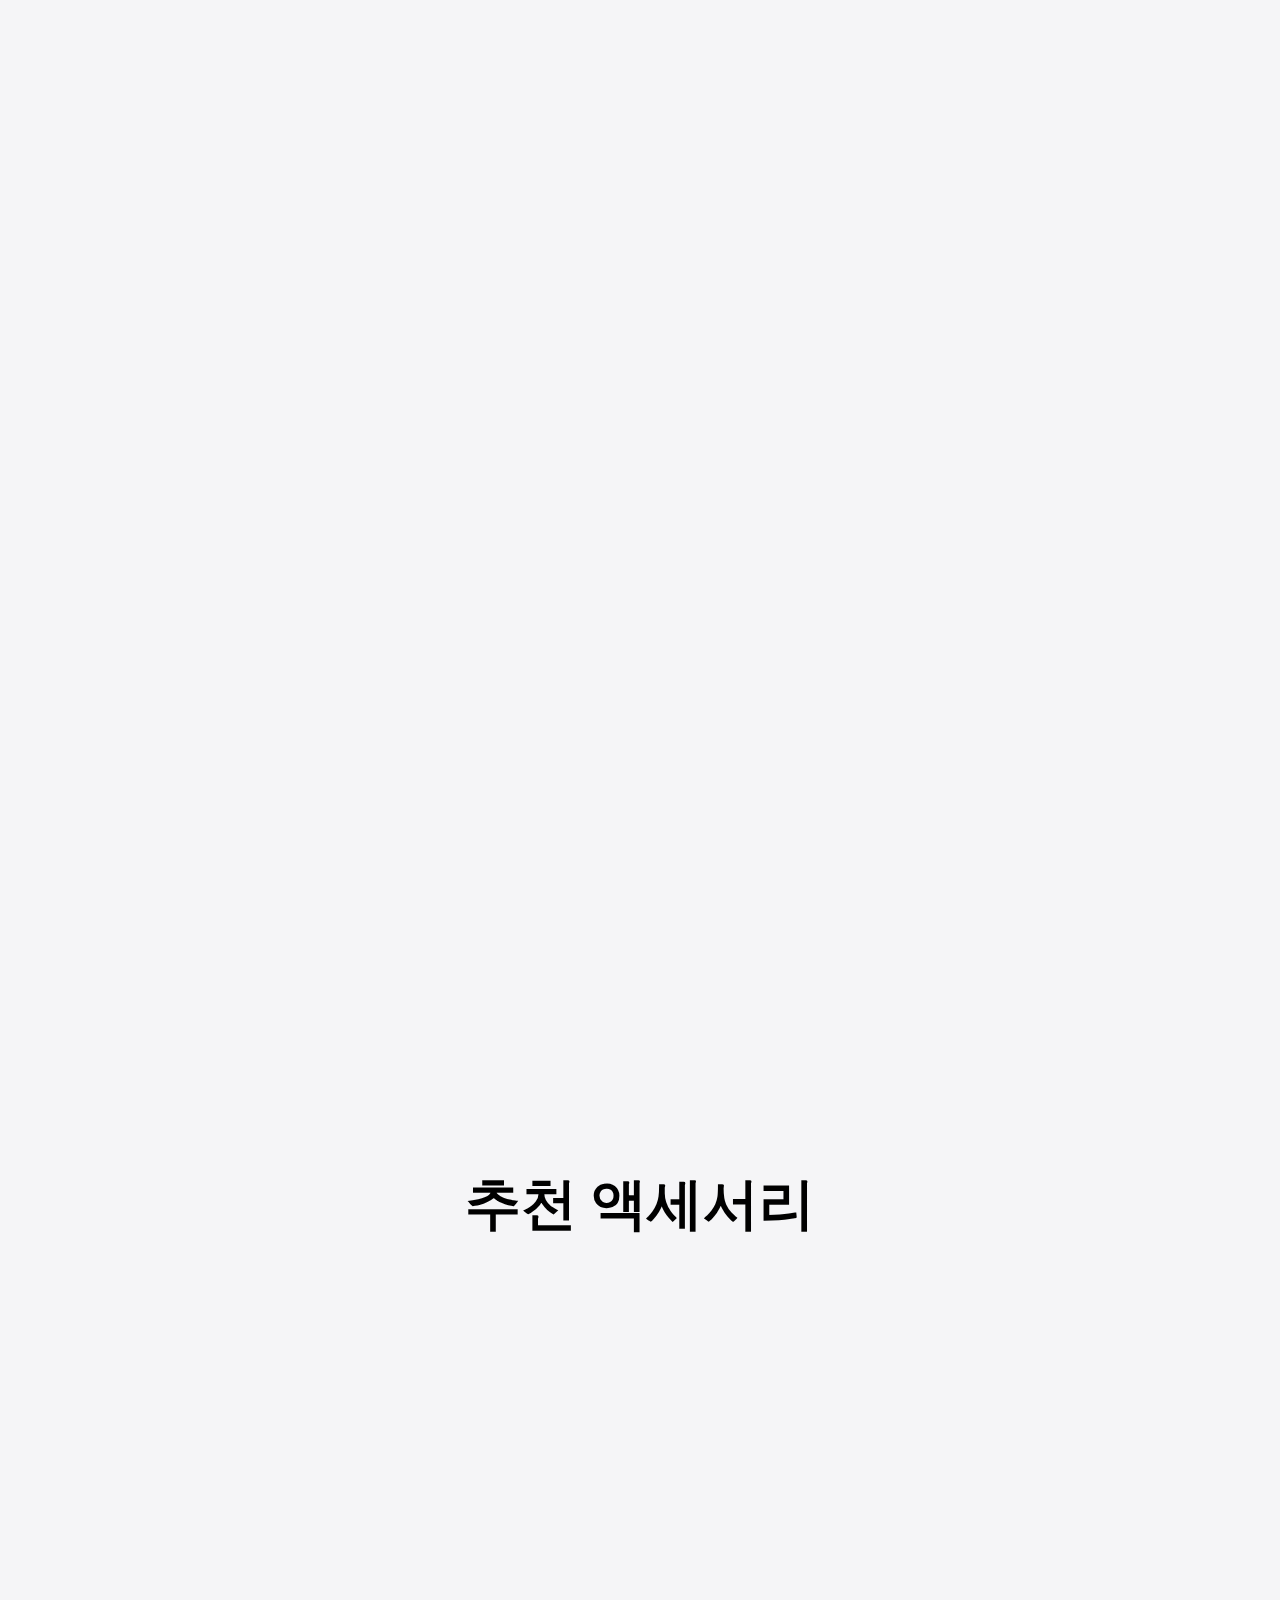
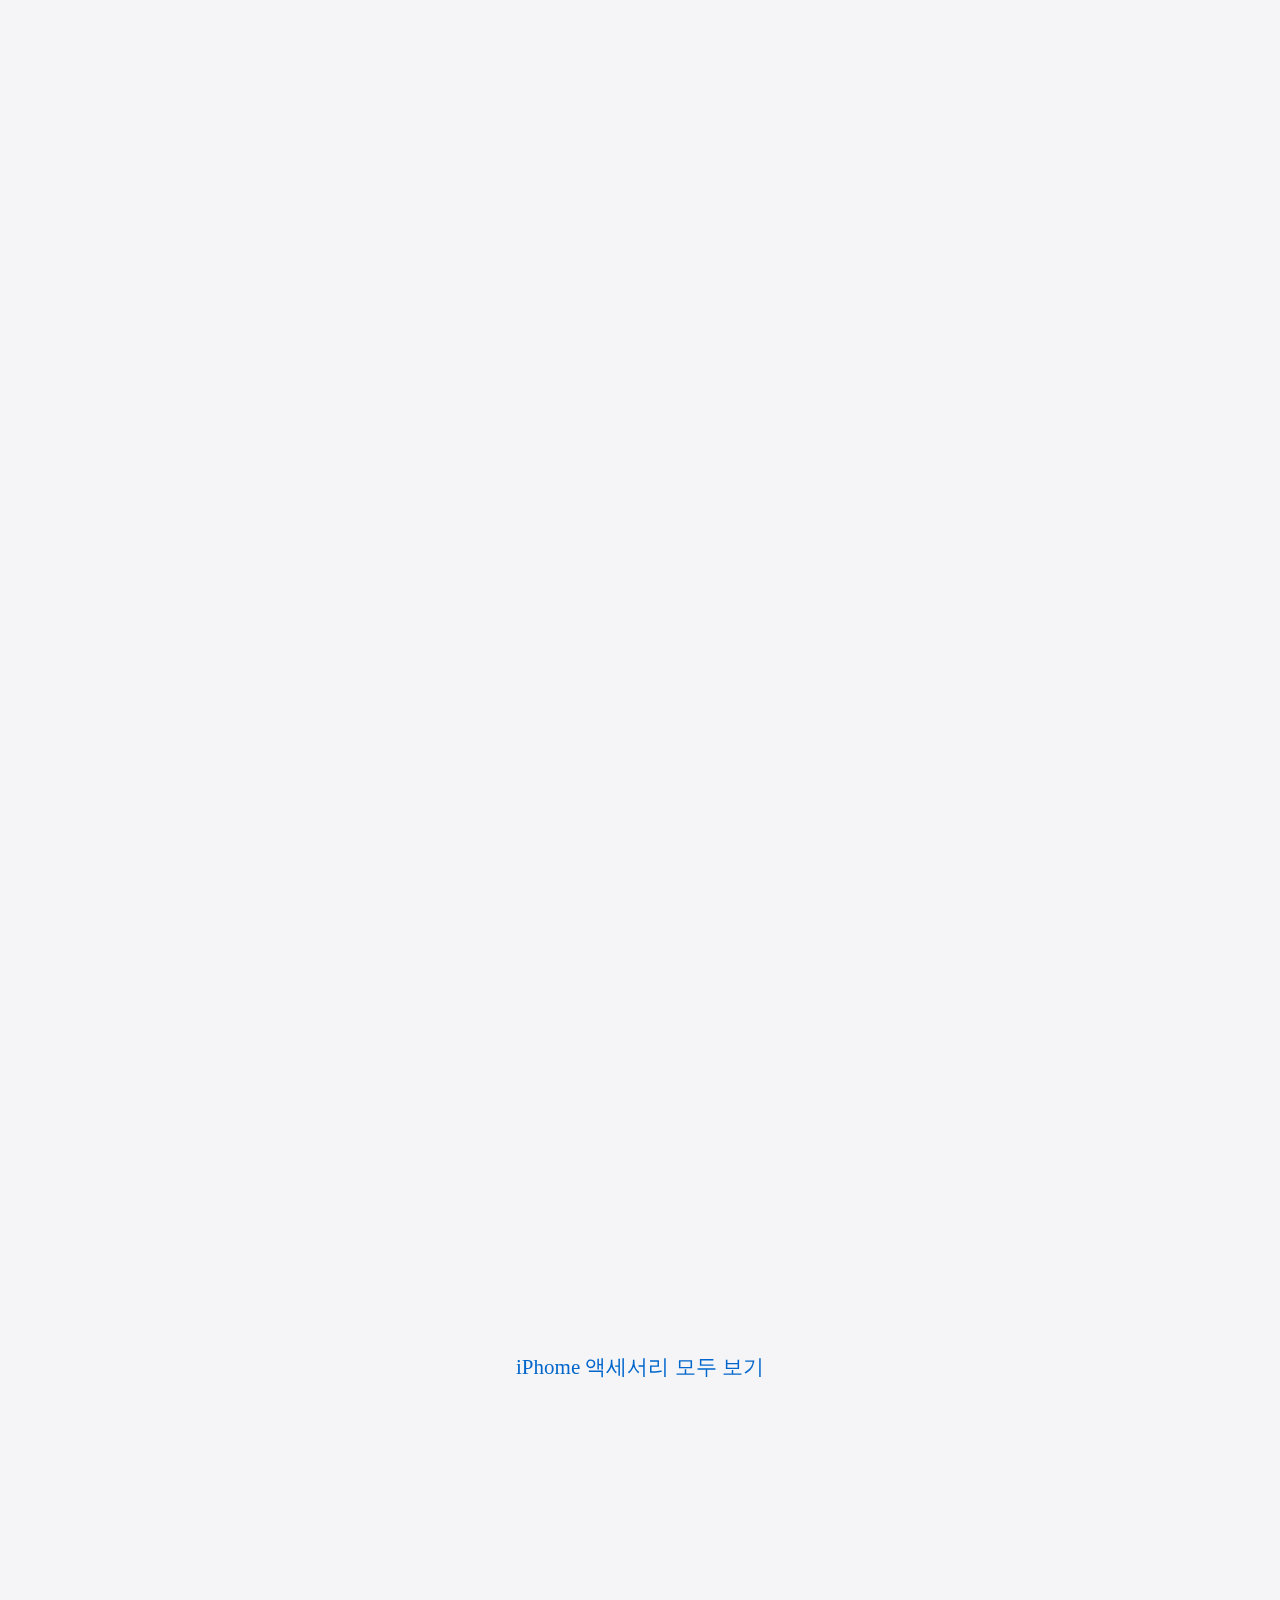
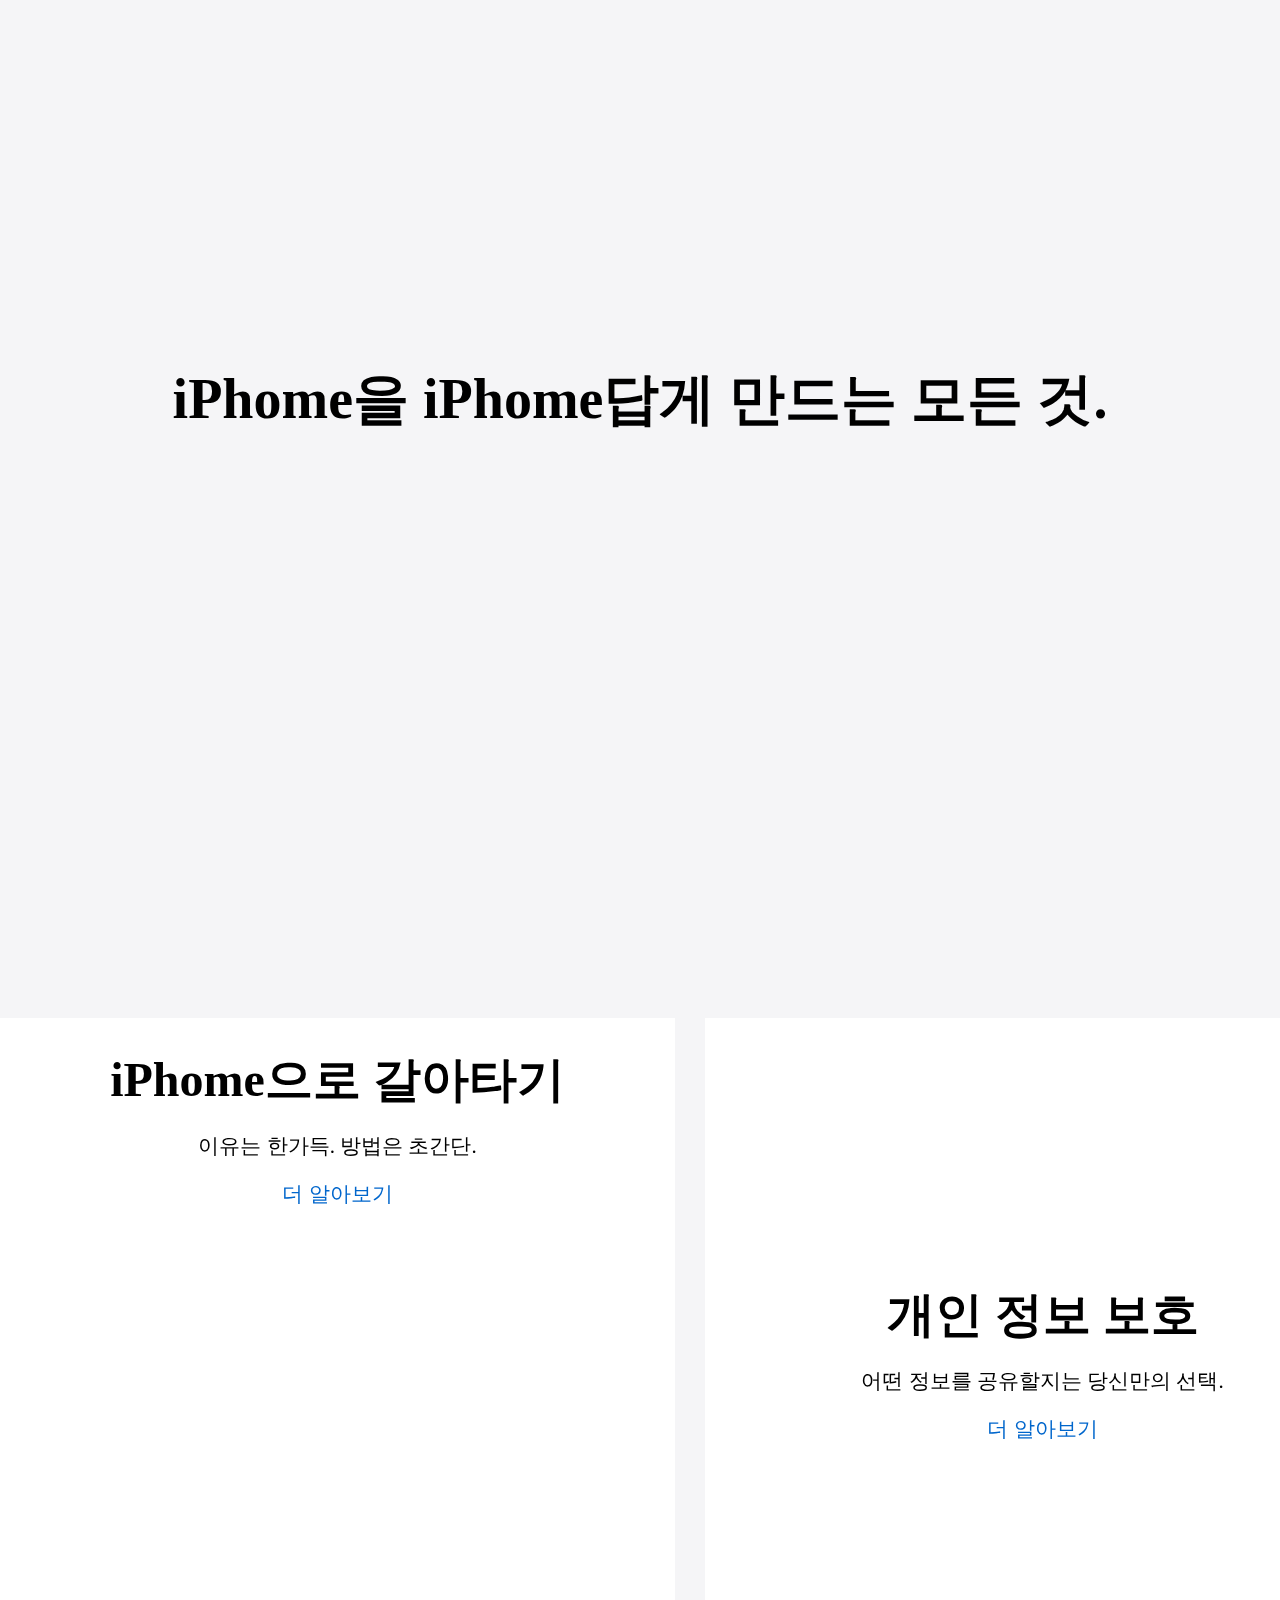
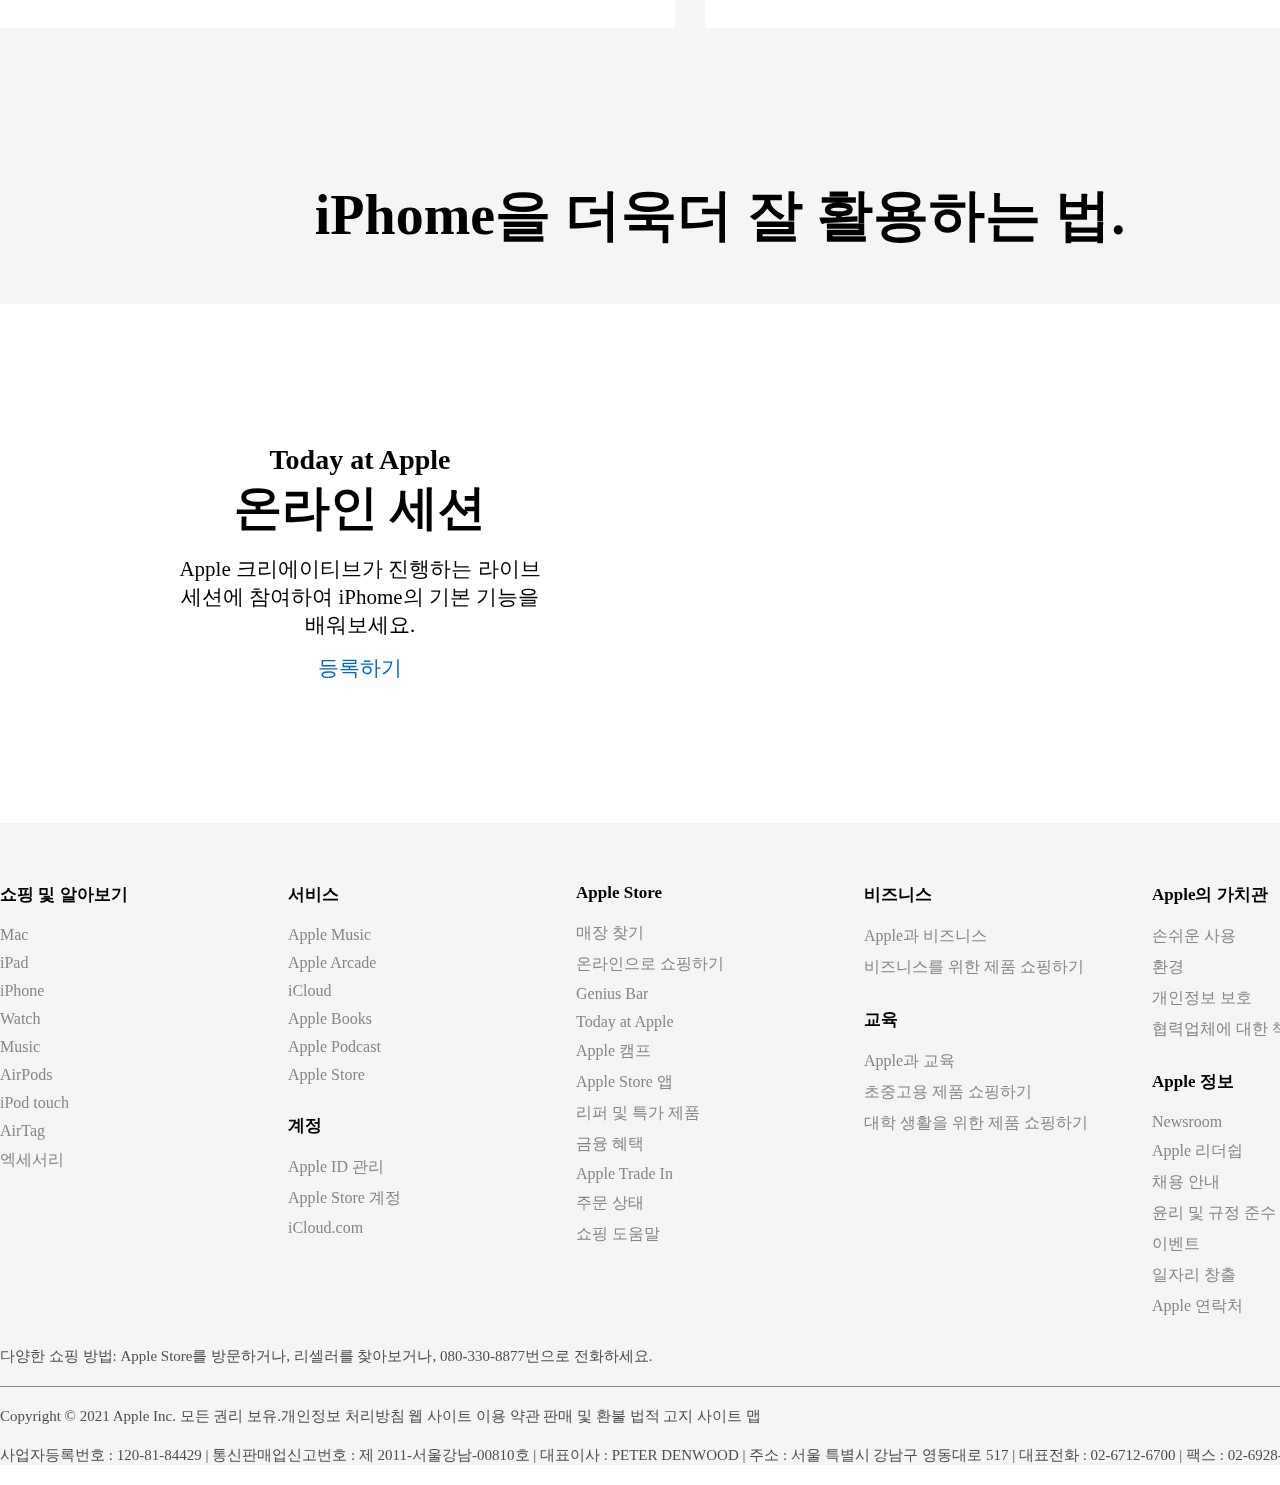
<file: iPhone.html>
<!-- <%@ page language="java" contentType="text/html; charset=UTF-8" -->
<!--     pageEncoding="UTF-8"%> -->
<!DOCTYPE html>
<html>
<head>
<link rel="stylesheet" type="text/css" href="css/iPhone.css">
<link rel="stylesheet" type="text/css" href="css/top.css">
<link rel="stylesheet" type="text/css" href="css/bottom.css">
<link href="https://unpkg.com/aos@2.3.1/dist/aos.css" rel="stylesheet">
<script src="https://code.jquery.com/jquery-1.11.3.min.js"></script>
<meta charset="UTF-8">
<title>iPhome</title>
</head>
<body>
<!--  상단 메뉴바 -->
<div class = "topContainer_wrapper">
	<div class = "topContainer">
		<div class = "page appoleLogo"></div>
		<div class = "page Mac"></div>
		<div class = "page iPad"></div>
		<div class = "page iPhone"></div>
		<div class = "page Watch"></div>
		<div class = "page Music"></div>
		<div class = "page customer"></div>
		<div class = "page Search"></div>
		<div class = "page cart"></div>
	</div>
</div>

<script src="js/top.js"></script>
<!-- <%@ include file="top.jsp" %> -->
<div class ="main">
	<div class = "chapter_container" data-aos="fade-left" data-aos-offset="0" data-aos-duration="1000">
		<div class = "chapter_box">
			<div class = "chapter_items">	
				<div class = "chapter_item">
					<div class = "chapter_image_box">
						<div class = "chapter_image chapter_iPhome_12_pro"></div>
					</div>
					<div class = "chapter_info">iPhome 12 pro</div>
					<div class = "chapter_new">new</div>
				</div>
				<div class = "chapter_item">
					<div class = "chapter_image_box">
						<div class = "chapter_image chapter_iPhome_12"></div>
					</div>	
					<div class = "chapter_info">iPhome 12</div>
					<div class = "chapter_new">new</div>
				</div>
				<div class = "chapter_item">
					<div class = "chapter_image_box">
						<div class = "chapter_image chapter_iPhome_se"></div>
					</div>	
					<div class = "chapter_info">iPhome se</div>
				</div>
				<div class = "chapter_item">
					<div class = "chapter_image_box">
						<div class = "chapter_image chapter_iPhome_11"></div>
					</div>
					<div class = "chapter_info">iPhome 11</div>
				</div>
				<div class = "chapter_item">
					<div class = "chapter_image_box">
						<div class = "chapter_image chapter_iPhome_xr"></div>
					</div>
					<div class = "chapter_info">iPhome Xr</div>
				</div>
				<div class = "chapter_item">
					<div class = "chapter_image_box">
						<div class = "chapter_image chapter_compare"></div>
					</div>
					<div class = "chapter_info">비교하기</div>
				</div>
				<div class = "chapter_item">
					<div class = "chapter_image_box">
						<div class = "chapter_image chapter_airpods"></div>
					</div>
					<div class = "chapter_info">AirPods</div>
				</div>
				<div class = "chapter_item">
					<div class = "chapter_image_box">
						<div class = "chapter_image chapter_airtag"></div>
					</div>
					<div class = "chapter_info">AirTag</div>
					<div class = "chapter_new">new</div>
				</div>
				<div class = "chapter_item">
					<div class = "chapter_image_box">
						<div class = "chapter_image chapter_accessary"></div>
					</div>
					<div class = "chapter_info">엑세서리</div>
				</div>
				<div class = "chapter_item">
					<div class = "chapter_image_box">
						<div class = "chapter_image chapter_os"></div>
					</div>
					<div class = "chapter_info">iOS 14</div>
				</div>
			</div>
		</div>
	</div>
	
	<div class = "titleBanner">
		<div class = "titleBanner_themeWhite_container">
			<div class ="titleBanner_themeWhite_box">
				<div class = "titleBanner_themeWhite_items">
					<h5 class = "titleBanner_themeWhite_item">iPhome 12 및 iPhome 12 mini</h5>
					<div class = "titleBanner_themeWhite_item theme_main_item">스피드 그 이상의 스피드.</div>
					<div class = "titleBanner_themeWhite_item theme_price">\950,000부터(보상 판매* 미적용 가격)</div>
				</div>
				<div class = "titleBanner_themeWhite_item">
					<a class = "button">구입하기</a>
				</div>
				<div class = "titleBanner_themeWhite_item">
					<a class = "moreInfo">더 알아보기 ></a>
				</div>
			</div>
			<div class = "titleBanner_themeWhite_imageBox" data-aos="zoom-in" data-aos-offset="0" data-aos-duration="2500">
				<div class = "titleBanner_themeWhite_image"></div>
			</div>
		</div>
		<div class = "titleBanner_themeDark_container">
			<div class ="titleBanner_themeDark_box">
				<div class = "titleBanner_themeDark_items">
					<h5 class = "titleBanner_themeDark_item">iPhome 12 pro 및 iPhome 12 pro max</h5>
					<div class = "titleBanner_themeDark_item theme_main_item">도약의 시간.</div>
					<div class = "titleBanner_themeDark_item theme_price">\1,350,000부터(보상 판매* 미적용 가격)</div>
				</div>
				<div class = "titleBanner_themeDark_item">
					<a class = "button" href="https://www.apple.com/kr/shop/buy-iphone/iphone-12">구입하기</a>
				</div>
				<div class = "titleBanner_themeDark_item">
					<a class = "moreInfo" href="https://www.apple.com/kr/iphone-12/">더 알아보기 ></a>
				</div>
			</div>
			<div class = "titleBanner_themeDark_imageBox" data-aos="zoom-in" data-aos-offset="400" data-aos-duration="2500">
				<div class = "titleBanner_themeDark_image"></div>
			</div>
		</div>	
	</div>
	
	
	<div class = "compare">
		<div class ="compare_box">
			<div class = "compare_item">어떤 iPhome이 당신에게 맞을까요?</div>
			
		</div>
		<div class ="compare_box">
			<a class = "moreInfo compare_moreInfo" href="https://www.apple.com/kr/iphone-12/">모든 iPhome 모델 비교하기 ></a>
		</div>
		
		<div class = "compareTable_box">
			<div class = "compareTable">
				<div class = "iPhome_12_pro_device">
					<div class = "iPhome_device_image_box">
						<div class = "iPhome_12_pro_device_image" data-aos="fade-left" data-aos-offset="400" data-aos-duration="1000"></div>
					</div>
					<div class = "iPhome_12_pro_device_info">
						<div class = "device_info__title">iPhome 12 pro</div>
						<div class = "device_info__price">\1,350,000부터</div>
						<div class = "device_info__color iPhome_12_pro_color"></div>
						<div class = "device_info__subtitle">궁극의 iPhome.</div>
						<div class = "device_info__button">
							<a class = "button purchase_button">구입하기</a>
						</div>
					</div>
				</div>
				<div class = "iPhome_12_pro_display">
					<div class = "iPhome_12_pro_display_info">
						<div class = "display_info__title">6.1형 또는 6.7형</div>
						<div class = "info__title">전면 화면 OLED 디스플레이</div>
					</div>
				</div>
				<div class = "compareTable_cellular" data-aos="fade-left" data-aos-offset="400" data-aos-duration="1000">
					<div class = "info__image_box">
						<div class = "info__image iPhome_12_pro_celluler_image"></div>
					</div>
					<div class = "info__title">5G 셀룰러</div>
				</div>
				
				<div class = "compareTable_chip" data-aos="fade-right" data-aos-offset="400" data-aos-duration="1000">
					<div class = "info__image_box">
						<div class = "info__image iPhome_12_pro_chip_image"></div>
					</div>
					<div class = "info__title">A14 Bionic 칩</div>
					<div class = "info__subtitle">스마트폰 사상 가장 빠른 칩</div>
				</div>
				
				<div class = "compareTable_camera" data-aos="fade-left" data-aos-offset="400" data-aos-duration="1000">
					<div class = "info__image_box">
						<div class = "info__image iPhome_12_pro_camera_image"></div>
					</div>
					<div class = "info__title">프로급 카메라 시스템</div>
					<div class = "info__subtitle">울트라 와이드, 와이드, 망원</div>
				</div>
				
				<div class = "compareTable_lidar" data-aos="fade-right" data-aos-offset="400" data-aos-duration="1000">
					<div class = "info__image_box">
						<div class = "info__image iPhome_12_pro_lidar_image"></div>
					</div>
					<div class = "info__title">LiDAR 스캐너</div>
					<div class = "lidar_info__subtitles">
						<div class = "info__subtitle">야간 모드 인물 사진 지원 </div>
						<div class = "info__subtitle">및 새로운 차원의 AR 경험 제공</div>
					</div>
				</div>
				
				<div class = "compareTable_magsafe" data-aos="fade-left" data-aos-offset="400" data-aos-duration="1000">
					<div class = "info__image_box">
						<div class = "info__image iPhome_12_pro_magsafe_image"></div>
					</div>
					<div class = "info__title">MagSafe 액세서리와 호환</div>
				</div>
				
				<a class = "moreInfo grid_item" data-aos="fade-right" data-aos-offset="400" data-aos-duration="1000">더 알아보기</a>
				
				
				<div class = "iPhome_12_device">
					<div class = "iPhome_device_image_box">	
						<div class = "iPhome_12_device_image" data-aos="fade-down-left" data-aos-offset="400" data-aos-duration="1000"></div>
					</div>
					<div class = "iPhome_12_device_info">
						<div class = "device_info__title">iPhome 12</div>
						<div class = "device_info__price">\950,000부터</div>
						<div class = "device_info__color iPhome_12_color"></div>
						<div class = "device_info__subtitle">막강한 성능.</div>
						<div class = "device_info__button">
							<a class = "button purchase_button">구입하기</a>
						</div>
						
					</div>
				</div>
				
				<div class = "iPhome_12_display">
					<div class = "iPhome_12_display_info">
						<div class = "display_info__title">5.4형 또는 6.1형</div>
						<div class = "info__title">전면 화면 OLED 디스플레이</div>
					</div>
				</div>
				
				<div class = "compareTable_cellular" data-aos="fade-left" data-aos-offset="400" data-aos-duration="1000">
					<div class = "info__image_box">
						<div class = "info__image iPhome_12_celluler_image"></div>
					</div>
					<div class = "info__title">5G 셀룰러</div>
				</div>
				
				<div class = "compareTable_chip" data-aos="fade-right" data-aos-offset="400" data-aos-duration="1000">
					<div class = "info__image_box">
						<div class = "info__image iPhome_12_chip_image"></div>
					</div>
					<div class = "info__title">A14 Bionic 칩</div>
					<div class = "info__subtitle">스마트폰 사상 가장 빠른 칩</div>
				</div>
				
				<div class = "compareTable_camera" data-aos="fade-left" data-aos-offset="400" data-aos-duration="1000">
					<div class = "info__image_box">
						<div class = "info__image iPhome_12_camera_image"></div>
					</div>
					<div class = "info__title">첨단 듀얼 카메라 시스템</div>
					<div class = "info__subtitle">울트라 와이드, 와이드</div>
				</div>
				
				<div class = "compareTable_lidar no_info" data-aos="fade-right" data-aos-offset="400" data-aos-duration="1000">
					<div class = "info__title">ㅡ</div>
				</div>
				
				<div class = "compareTable_magsafe" data-aos="fade-left" data-aos-offset="400" data-aos-duration="1000">
					<div class = "info__image_box">
						<div class = "info__image iPhome_12_magsafe_image"></div>
					</div>
					<div class = "info__title">MagSafe 액세서리와 호환</div>
				</div>
				
				<a class = "moreInfo grid_item" data-aos="fade-right" data-aos-offset="400" data-aos-duration="1000">더 알아보기</a>
				
				<div class = "iPhome_se_device">
					<div class = "iPhome_device_image_box">
						<div class = "iPhome_se_device_image" data-aos="fade-down-right" data-aos-offset="400" data-aos-duration="1000"></div>
					</div>
					<div class = "iPhome_se_device_info">
						<div class = "device_info__title">iPhome se</div>
						<div class = "device_info__price">\550,000부터</div>
						<div class = "device_info__color iPhome_se_color"></div>
						<div class = "device_info__subtitle">이상적. 그러나 합리적.</div>
						<div class = "device_info__button">
							<a class = "button purchase_button">구입하기</a>
						</div>
					</div>
				</div>
				
				
				<div class = "iPhome_se_display">
					<div class = "iPhome_12_display_info">
						<div class = "display_info__title">4.7형</div>
						<div class = "info__title">LCD 디스플레이</div>
					</div>
				</div>
				
				<div class = "compareTable_cellular" data-aos="fade-left" data-aos-offset="400" data-aos-duration="1000">
					<div class = "info__image_box">
						<div class = "info__image iPhome_12_pro_celluler_image"></div>
					</div>
					<div class = "info__title">5G 셀룰러</div>
				</div>
				
				<div class = "compareTable_chip" data-aos="fade-right" data-aos-offset="400" data-aos-duration="1000">
					<div class = "info__image_box">
						<div class = "info__image iPhome_se_chip_image"></div>
					</div>
					<div class = "info__title">A13 Bionic 칩</div>
				</div>
				
				<div class = "compareTable_camera" data-aos="fade-left" data-aos-offset="400" data-aos-duration="1000">
					<div class = "info__image_box">
						<div class = "info__image iPhome_se_camera_image"></div>
					</div>
					<div class = "info__title">싱글 카메라 시스템</div>
					<div class = "info__subtitle">와이드</div>
				</div>
				
				<div class = "compareTable_lidar no_info" data-aos="fade-right" data-aos-offset="400" data-aos-duration="1000">
					<div class = "info__title">ㅡ</div>
				</div>
				
				<div class = "compareTable_magsafe no_info" data-aos="fade-left" data-aos-offset="400" data-aos-duration="1000">
					<div class = "info__title">ㅡ</div>
				</div>
				
				<a class = "moreInfo grid_item" data-aos="fade-right" data-aos-offset="400" data-aos-duration="1000">더 알아보기</a>
				
				<div class = "iPhome_11_device">
					<div class = "iPhome_device_image_box">
						<div class = "iPhome_11_device_image" data-aos="fade-right" data-aos-offset="400" data-aos-duration="1000"></div>
					</div>
					<div class = "iPhome_11_device_info">
						<div class = "device_info__title">iPhome 11</div>
						<div class = "device_info__price">\850,000부터</div>
						<div class = "device_info__color iPhome_11_color"></div>
						<div class = "device_info__subtitle">여전한 놀라움.</div>
						<div class = "device_info__button">
							<a class = "button purchase_button">구입하기</a>
						</div>
					</div>
				</div>
				
				
				<div class = "iPhome_11_display">
					<div class = "iPhome_12_display_info">
						<div class = "display_info__title">6.1형</div>
						<div class = "info__title">전면 화면 LCD 디스플레이</div>
					</div>
				</div>
				
				<div class = "compareTable_cellular" data-aos="fade-left" data-aos-offset="400" data-aos-duration="1000">
					<div class = "info__image_box">
						<div class = "info__image iPhome_12_pro_celluler_image"></div>
					</div>
					<div class = "info__title">5G 셀룰러</div>
				</div>
				
				<div class = "compareTable_chip" data-aos="fade-right" data-aos-offset="400" data-aos-duration="1000">
					<div class = "info__image_box">
						<div class = "info__image iPhome_11_chip_image"></div>
					</div>
					<div class = "info__title">A13 Bionic 칩</div>
				</div>
				
				<div class = "compareTable_camera" data-aos="fade-left" data-aos-offset="400" data-aos-duration="1000">
					<div class = "info__image_box">
						<div class = "info__image iPhome_11_camera_image"></div>
					</div>
					<div class = "info__title">듀얼 카메라 시스템</div>
					<div class = "info__subtitle">울트라 와이드, 와이드</div>
				</div>
				
				<div class = "compareTable_lidar no_info" data-aos="fade-right" data-aos-offset="400" data-aos-duration="1000">
					<div class = "info__title">ㅡ</div>
				</div>
				
				<div class = "compareTable_magsafe no_info" data-aos="fade-left" data-aos-offset="400" data-aos-duration="1000">
					<div class = "info__title">ㅡ</div>
				</div>
				
				<a class = "moreInfo grid_item" data-aos="fade-right" data-aos-offset="400" data-aos-duration="1000">더 알아보기</a>
			</div>
		</div>
	</div>
</div>


<div class ="submain">	

	<div class = "purchase_container">
		<div class = "purchase_title">iPhome을 구입하는 방법</div>
		
		<div class = "purchase_box purchase_tip" data-aos="zoom-out" data-aos-offset="400" data-aos-duration="1000">
			<div class ="purchase_box_info" data-aos="zoom-in-up" data-aos-offset="400" data-aos-duration="1000">
				<div class = "purchase_info_title">스마트폰을 반납하고<br>크레딧으로 돌려받으세요.</div>
				<div class = "purchase_info_subtitle">
				Apple Trade In을 통해 보상 판매 대상 스마트폰을<br>
				반납하고, 새 iPhone 구매 시 사용할 수 있는 크레딧으로<br>
				교환하세요.* 기기의 가치를 최대한 활용하는 것, 당신은 물론<br>
				지구에게도 좋은 일이죠.</div>
				<div class = "purchase_info_link">더 알아보기</div>
			</div>
		</div>
	
		<div class = "purchase_box purchase_reason" data-aos="zoom-out" data-aos-offset="400" data-aos-duration="1000">
			<div class ="purchase_box_info" data-aos="zoom-in-up" data-aos-offset="400" data-aos-duration="1000">
				<div class = "purchase_info_title">iPhone, Apple에서 사면<br>가장 좋은 이유.</div>
				<div class = "purchase_info_subtitle">
				자신에게 맞는 결제 옵션을 선택하고, 보상 판매를 통해<br>
				지불 금액을 줄이고, 신속하게 설정을 마칠 수 있습니다.<br>
				언제든 채팅을 통해 스페셜리스트와 상담할 수도 있죠.</div>
				<div class = "purchase_info_link">더 알아보기</div>
			</div>
		</div>

		<div class = "purchase_box purchase_os" data-aos="zoom-out" data-aos-offset="400" data-aos-duration="1000">
			<div class ="purchase_box_info" data-aos="zoom-in-up" data-aos-offset="400" data-aos-duration="1000">
				<div class = "purchase_info_title">iOS 15</div>
				<div class = "purchase_info_subtitle">순간에 충실하게. 서로에 충실하게.</div>
				<div class = "purchase_info_link">더 알아보기</div>
			</div>
		</div>
	</div>
	
	
	<div class = "accessories_container">
		<div class = "accessories_title">추천 액세서리</div>
		
		<div class = "accessories_box" data-aos="fade-right" data-aos-offset="400" data-aos-duration="1000">
			<div class = "accessories_info_box">
				<div class = "accessories_info_title">MagSafe</div>
				<div class = "accessories_info_subtitle">
				마그네틱 케이스나 카드지갑, 아니면 둘<br>
				모두를 한꺼번에 착. 그리고 무선 충전도<br>
				더욱 빠르게.</div>
				<div class = "accessories_info_link_box">
					<div class = "accessories_info_link">MagSafe 액세서리 쇼핑하기</div>
				</div>
			</div>
			<div class = "accessories_image_box" data-aos="zoom-in-left" data-aos-offset="400" data-aos-duration="1500">
				<div class = "accessories_image accessories_image__mag_safe"></div>
			</div>
		</div>
		
		<div class = "accessories_box" data-aos="fade-left" data-aos-offset="400" data-aos-duration="1000">
			<div class = "accessories_image_box" data-aos="zoom-in-left" data-aos-offset="400" data-aos-duration="1500">
				<div class = "accessories_image accessories_image__air_tag"></div>
			</div>
			<div class = "accessories_info_box">
				<div class = "accessories_info_title">AirTag</div>
				<div class = "accessories_info_subtitle">
				하나는 열쇠에, 또 하나는 백팩에.<br>
				이제 분실한 물건 찾기도 <br>
				AirTag로 한결 손쉽게.</div>
				<div class = "accessories_info_link_box">
					<div class = "accessories_info_link">구입하기</div>
					<div class = "accessories_info_link">더 알아보기</div>
				</div>
			</div>
		</div>
		
		<div class = "accessories_box" data-aos="fade-right" data-aos-offset="400" data-aos-duration="1000">
			<div class = "accessories_info_box">
				<div class = "accessories_info_title">AirPods</div>
				<div class = "accessories_info_subtitle">
				AirPods을 위한 새로운 각인 옵션.<br>
				글자, 이모티콘, 숫자 조합으로<br>더욱 개성 있게.</div>
				<div class = "accessories_info_link_box">
					<div class = "accessories_info_link">쇼핑하기</div>
					<div class = "accessories_info_link">더 알아보기</div>
				</div>
			</div>
			<div class = "accessories_image_box" data-aos="zoom-in-left" data-aos-offset="400" data-aos-duration="1500">
				<div class = "accessories_image accessories_image__air_pods"></div>
			</div>
		</div>
		
		<div class = "accessories_link">iPhome 액세서리 모두 보기</div>
	
	</div>
	
	
	
	
	
	<div class ="benefit_container">
		<div class = "benefit">
		
			<div class ="benefit_box" data-aos="fade-up-left" data-aos-duration="1500">
				<div class="benefit__image delivery_image"></div>
				<div class="benefit__title">업무일 기준 무료 익일 배송</div>
				<div class="benefit__subtitle">오후 3시 이전에 주문된<br>재고 보유 제품에 한합니다.</div>
				<div class="benefit__moreInfo moreInfo">더 알아보기</div>
			</div>
			
			<div class ="benefit_box" data-aos="fade-up" data-aos-duration="2000">
				<div class="benefit__image finance_image"></div>
				<div class="benefit__title">금융 혜택</div>
				<div class="benefit__subtitle">무이자 할부를 통해 Apple<br> 제품을 부담 없이 구매하실 수<br> 있습니다.</div>
				<div class="benefit__moreInfo moreInfo">더 알아보기</div>
			</div>
			
			<div class ="benefit_box" data-aos="fade-up-right" data-aos-duration="1500">
				<div class="benefit__image personal_image"></div>
				<div class="benefit__title">온라인 개인 맞춤 세션</div>
				<div class="benefit__subtitle">
				기본 사용법부터 프로 팁까지, 새로 산<br>
				iPhome을 더욱 잘 활용할 수 있도록<br>도와드립니다.</div>
				<div class="benefit__moreInfo moreInfo">더 알아보기</div>
			</div>
			
		</div>
	</div>
	
	
	<div class = "everything_container">
		<div class = "everything_title">iPhome을 iPhome답게 만드는 모든 것.</div>
		
		<div class = "everything_box_image">
			<div class = "everything_info_box" data-aos="zoom-out" data-aos-offset="400" data-aos-duration="1000">
				<div class = "everything_info_subtitle">iOS 14</div>
				<div class = "everything_info_title">확연히 새로운 모습.<br>여전히 친숙한 느낌.</div>
				<div class = "everything_info_link">더 알아보기</div>
			</div>
		</div>
		
		<div class = "everything_box_list">
			<div class = "everything_box">
				<div class = "everything_info_title">iPhome으로 갈아타기</div>
				<div class = "everything_info_subtitle">이유는 한가득. 방법은 초간단.</div>
				<div class = "everything_info_link">더 알아보기</div>
				<div class = "everything_info_image_box" data-aos="zoom-in" data-aos-offset="400" data-aos-duration="1000">
					<div class = "everything_info_image everything_change_image"></div>
				</div>
			</div>
			<div class = "everything_box">
				<div class = "everything_info_image_box" data-aos="zoom-in" data-aos-offset="400" data-aos-duration="1000">
					<div class = "everything_info_image everything_privacy_image"></div>
				</div>
				<div class = "everything_info_title">개인 정보 보호</div>
				<div class = "everything_info_subtitle">어떤 정보를 공유할지는 당신만의 선택.</div>
				<div class = "everything_info_link">더 알아보기</div>
			</div>
		</div>
	
	
	</div>
	
	
	
	<div class = "tip_container">
		<div class = "tip_title">iPhome을 더욱더 잘 활용하는 법.</div>
		<div class = "tip">
		
			<div class = "tip_box">
				<div class ="tip_info_box">
					<div class = "tip_info_topic">Today at Apple</div>
					<div class = "tip_info_title">온라인 세션</div>
					<div class = "tip_info_subtitle">
					Apple 크리에이티브가 진행하는 라이브<br>
					세션에 참여하여 iPhome의 기본 기능을<br>배워보세요.</div>
					<div class = "tip_info_link">등록하기</div>
				</div>
				<div class ="tip_image_box" data-aos="zoom-in" data-aos-offset="400" data-aos-duration="1000">
					<div class = "tip_image tip_online_image"></div>	
				</div>
			</div>
			
			<div class = "tip_lists">
				<div class = "tip_list">
					<div class = "tip_list_info_box">
						<div class = "tip_list_info_title"></div>
					</div>
					<div class = "tip_list_image_box"></div>
				</div>
				<div class = "tip_list"></div>
			</div>
		</div>
	</div>
	
	<div class = "lower_container">
	</div>
	
	
</div>		
	<div class ="bottom">
		<div class = "bottom_container">
			<div class = "bottom_container_box">
				<div class = "list">
					<div class = "list_title">쇼핑 및 알아보기</div>
					<div class = "list_item Mac">Mac</div>
					<div class = "list_item iPad">iPad</div>
					<div class = "list_item iPhone">iPhone</div>
					<div class = "list_item Watch">Watch</div>
					<div class = "list_item Music">Music</div>
					<div class = "list_item AitPods">AirPods</div>
					<div class = "list_item iPod touch">iPod touch</div>
					<div class = "list_item AirTag">AirTag</div>
					<div class = "list_item">엑세서리</div>
					
				</div>
			</div>
			
			<div class = "bottom_container_box">
				<div class = "list">
					<div class = "list_title">서비스</div>
					<div class = "list_item">Apple Music</div>
					<div class = "list_item">Apple Arcade</div>
					<div class = "list_item">iCloud</div>
					<div class = "list_item">Apple Books</div>
					<div class = "list_item">Apple Podcast</div>
					<div class = "list_item">Apple Store</div>
				</div>
				<div class = "list">
					<div class = "list_title">계정</div>
					<div class = "list_item">Apple ID 관리</div>
					<div class = "list_item">Apple Store 계정</div>
					<div class = "list_item">iCloud.com</div>
				</div>
			</div>
			
			<div class = "bottom_container_box">
				<div class = "list">
					<div class = "list_title">Apple Store</div>
					<div class = "list_item">매장 찾기</div>
					<div class = "list_item">온라인으로 쇼핑하기</div>
					<div class = "list_item">Genius Bar</div>
					<div class = "list_item">Today at Apple</div>
					<div class = "list_item">Apple 캠프</div>
					<div class = "list_item">Apple Store 앱</div>
					<div class = "list_item">리퍼 및 특가 제품</div>
					<div class = "list_item">금융 혜택</div>
					<div class = "list_item">Apple Trade In</div>
					<div class = "list_item">주문 상태</div>
					<div class = "list_item">쇼핑 도움말</div>
				</div>
			</div>
			
			<div class = "bottom_container_box">
				<div class = "list">
					<div class = "list_title">비즈니스</div>
					<div class = "list_item">Apple과 비즈니스</div>
					<div class = "list_item">비즈니스를 위한 제품 쇼핑하기</div>
				</div>
				<div class = "list">
					<div class = "list_title">교육</div>
					<div class = "list_item">Apple과 교육</div>
					<div class = "list_item">초중고용 제품 쇼핑하기</div>
					<div class = "list_item">대학 생활을 위한 제품 쇼핑하기</div>
				</div>
			</div>
			
			<div class = "bottom_container_box">
				<div class = "list">
					<div class = "list_title">Apple의 가치관</div>
					<div class = "list_item">손쉬운 사용</div>
					<div class = "list_item">환경</div>
					<div class = "list_item">개인정보 보호</div>
					<div class = "list_item">협력업체에 대한 책임</div>
				</div>
				<div class = "list">
					<div class = "list_title">Apple 정보</div>
					<div class = "list_item">Newsroom</div>
					<div class = "list_item">Apple 리더쉽</div>
					<div class = "list_item">채용 안내</div>
					<div class = "list_item">윤리 및 규정 준수</div>
					<div class = "list_item">이벤트</div>
					<div class = "list_item">일자리 창출</div>
					<div class = "list_item">Apple 연락처</div>
				</div>
			</div>
		</div>
		
		<div class = "footer_container">
			<div class = "footer_item footer_call">다양한 쇼핑 방법: Apple Store를 방문하거나, 리셀러를 찾아보거나, 080-330-8877번으로 전화하세요.</div>
			<div class = "footer_item footer_line"></div>
			<div class = "footer_item footer_notice">Copyright © 2021 Apple Inc. 모든 권리 보유.개인정보 처리방침 웹 사이트 이용 약관 판매 및 환불 법적 고지 사이트 맵</div>
			<div class = "footer_item footer_notice">사업자등록번호 : 120-81-84429 | 통신판매업신고번호 : 제 2011-서울강남-00810호 | 대표이사 : PETER DENWOOD | 주소 : 서울 특별시 강남구 영동대로 517 | 대표전화 : 02-6712-6700 | 팩스 : 02-6928-0000</div>
		
		</div>
	</div>

<script src="js/bottom.js"></script>	



<script src="js/iPhone.js"></script>
<script src="https://unpkg.com/aos@2.3.1/dist/aos.js"></script>
<script type="text/javascript">
	AOS.init();
</script>
</body>
</html>
<!-- footer -->
<!-- <%@ include file="bottom.jsp" %> -->
</file>
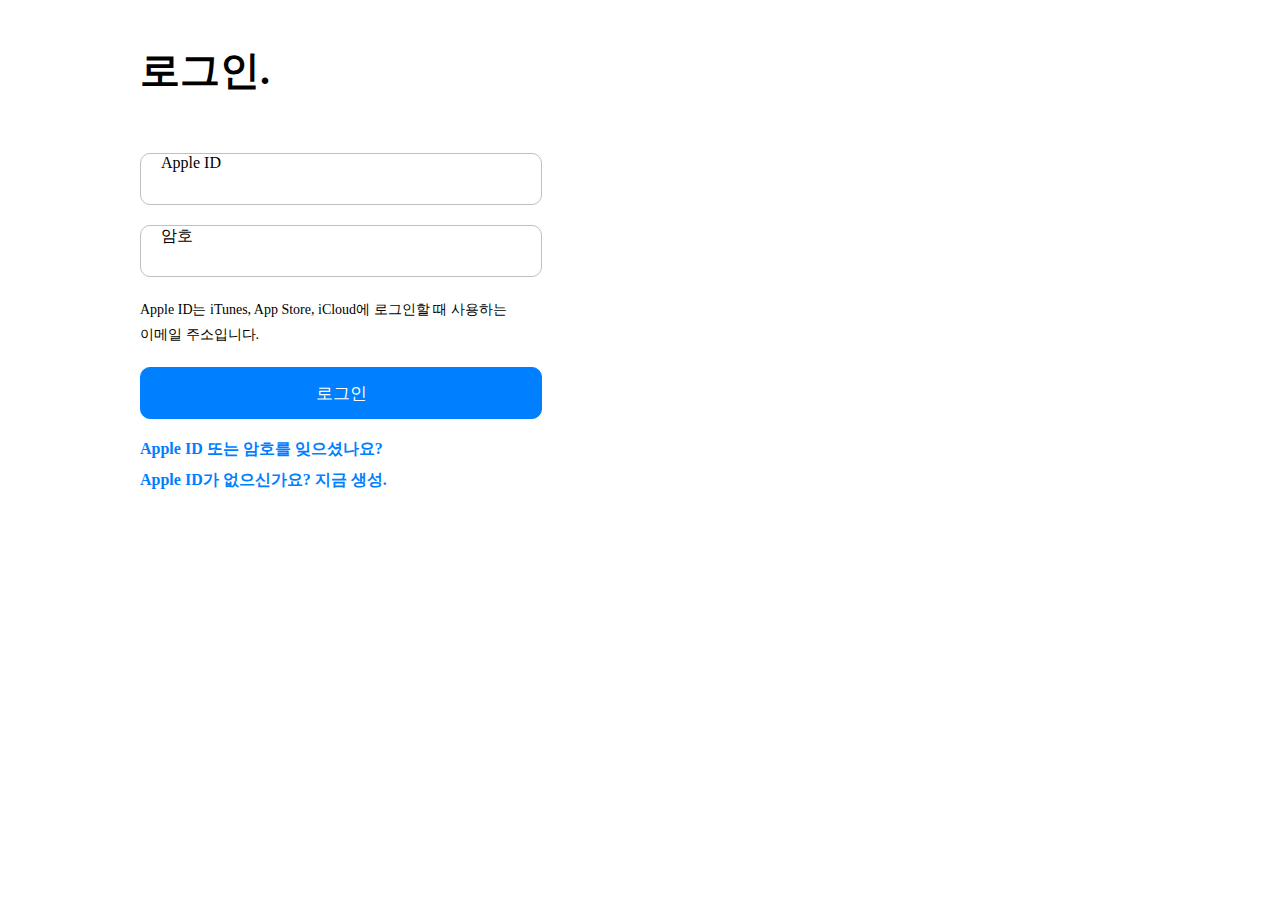
<file: login.html>
<!-- <%@ page language="java" contentType="text/html; charset=UTF-8" -->
<!--     pageEncoding="UTF-8"%> -->
<!DOCTYPE html>
<html>
<head>
<link rel="stylesheet" type="text/css" href="css/login.css">
<script src="https://code.jquery.com/jquery-1.11.3.min.js"></script>
<meta charset="UTF-8">
<title>로그인</title>
</head>
<body>
<!--  상단 메뉴바 -->
<!-- <%@ include file="top.jsp" %> -->
<div class = "main">
	<div class = "title_container">
		<div class = "title">로그인.</div>
	</div>
	
	
	<div class = "login_container">
		<div class = "login_box">
			<div class = "login_input_info_box">Apple ID</div>
		</div>
		<div class = "login_box">
			<div class ="login_input_info_box">암호</div>
		</div>
		<div class = "login_info_box">Apple ID는 iTunes, App Store, iCloud에 로그인할 때 사용하는<br> 이메일 주소입니다.</div>
		<div class = "login_button_box">로그인</div>
		<div class = "login_link_box" onclick="location.href='https://iforgot.apple.com/password/verify/appleid?language=KP-KO&app_id=2083&newWindow=true&border=false'">Apple ID 또는 암호를 잊으셨나요?</div>
		<div class = "login_link_box">Apple ID가 없으신가요? 지금 생성.</div>
	</div>

















</div>










<script src="js/login.js"></script>
</body>
</html>
</file>
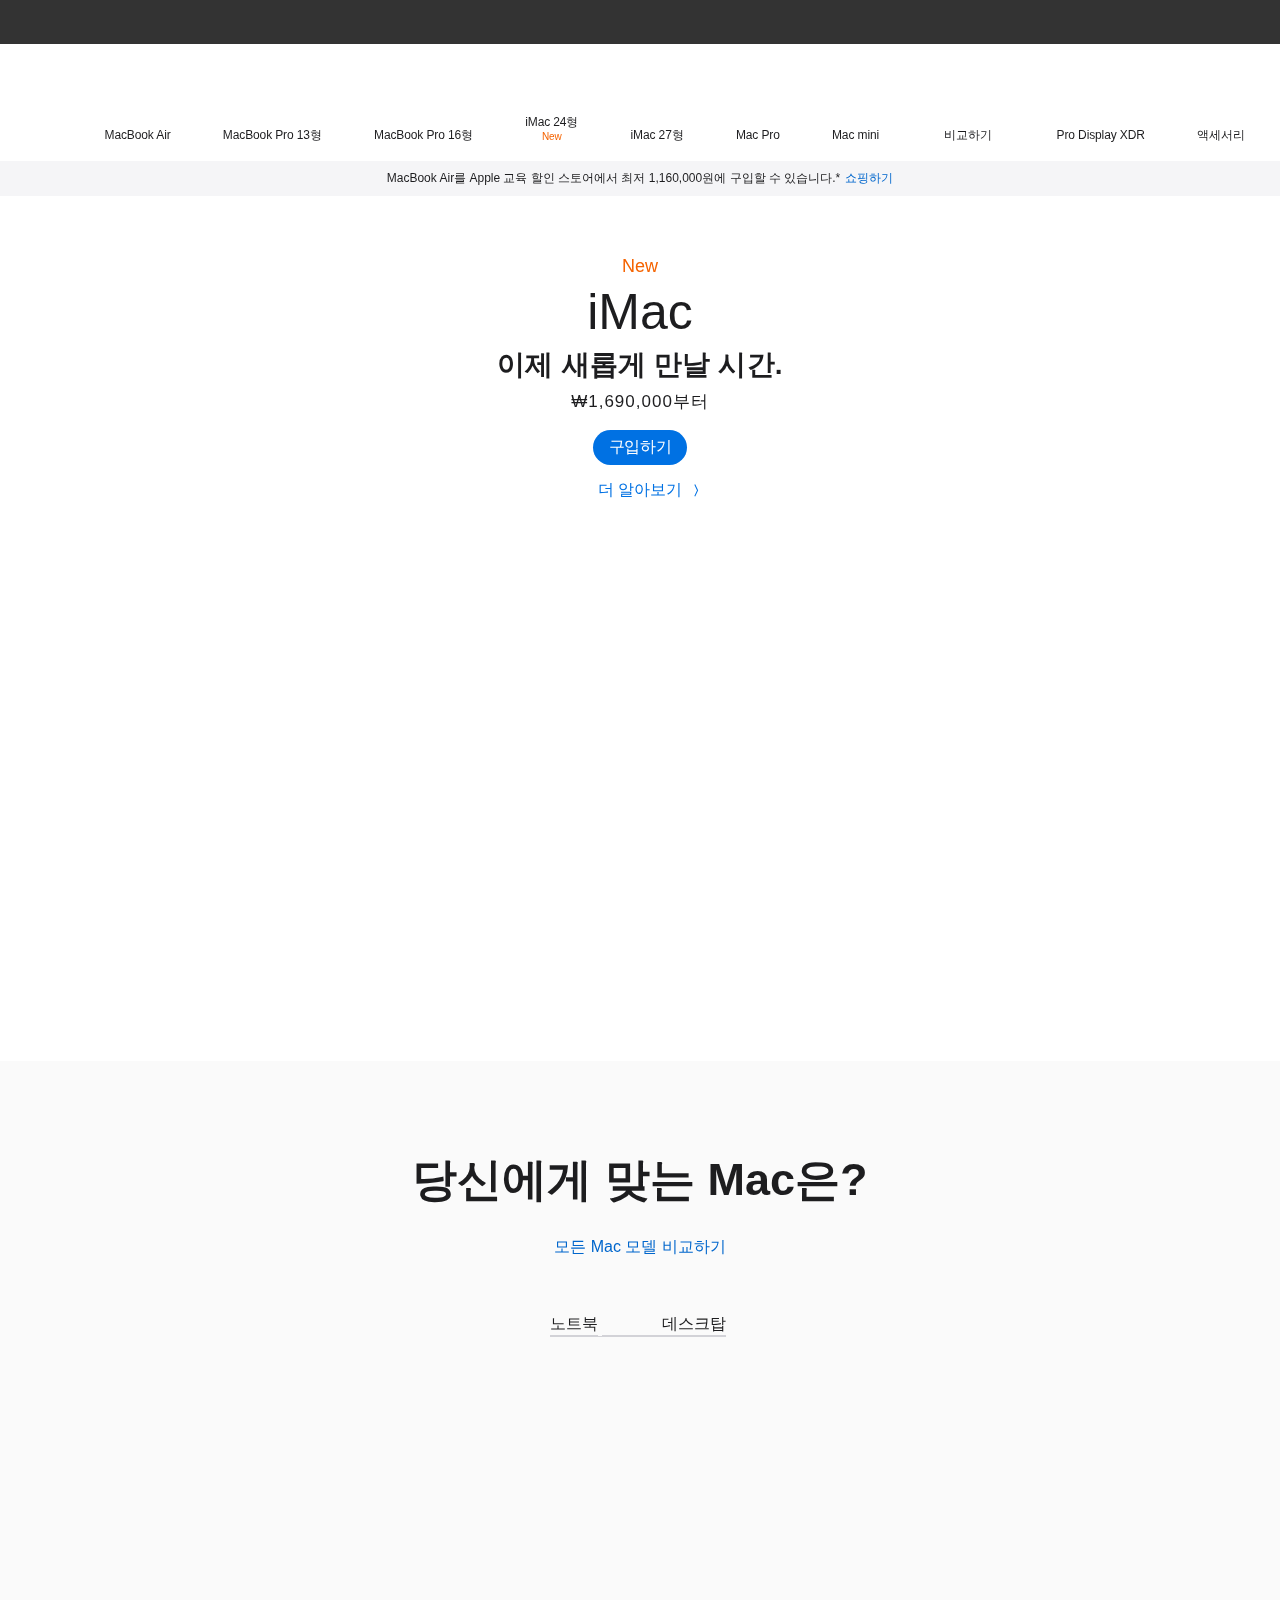
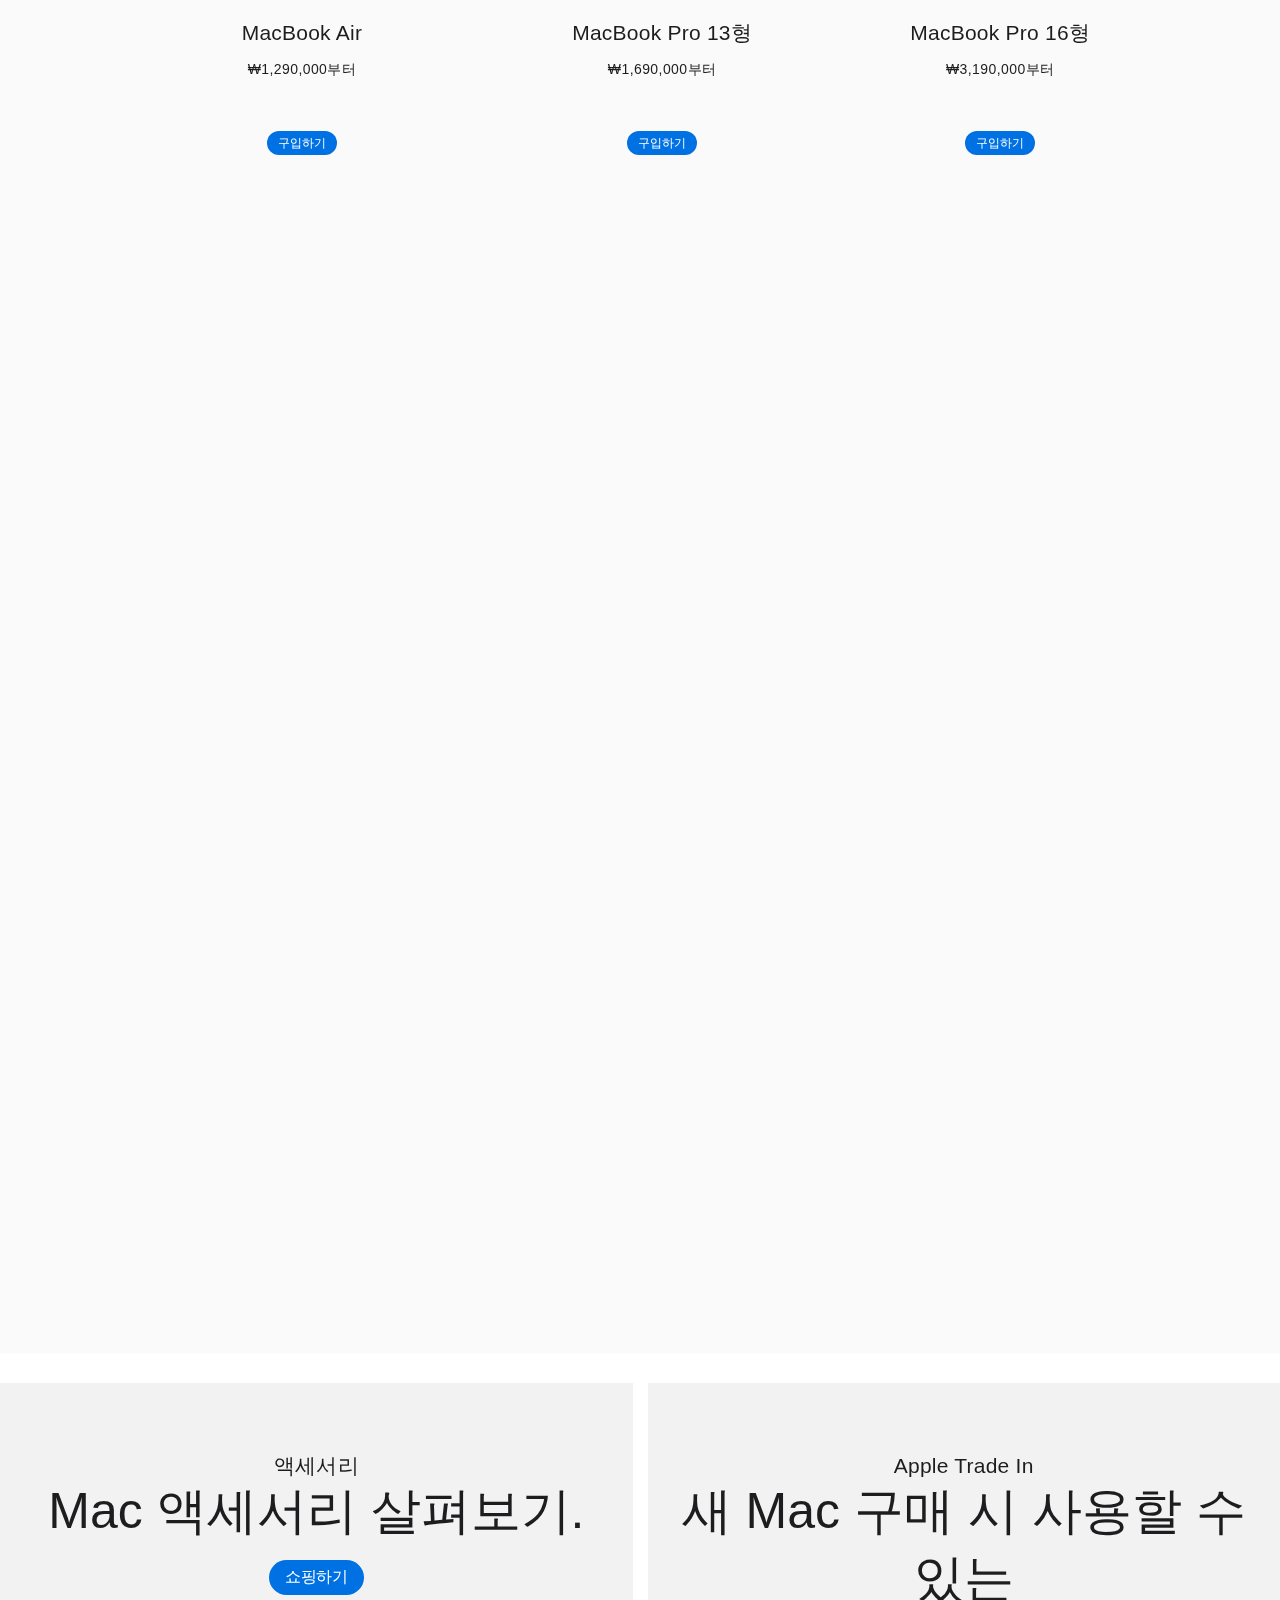
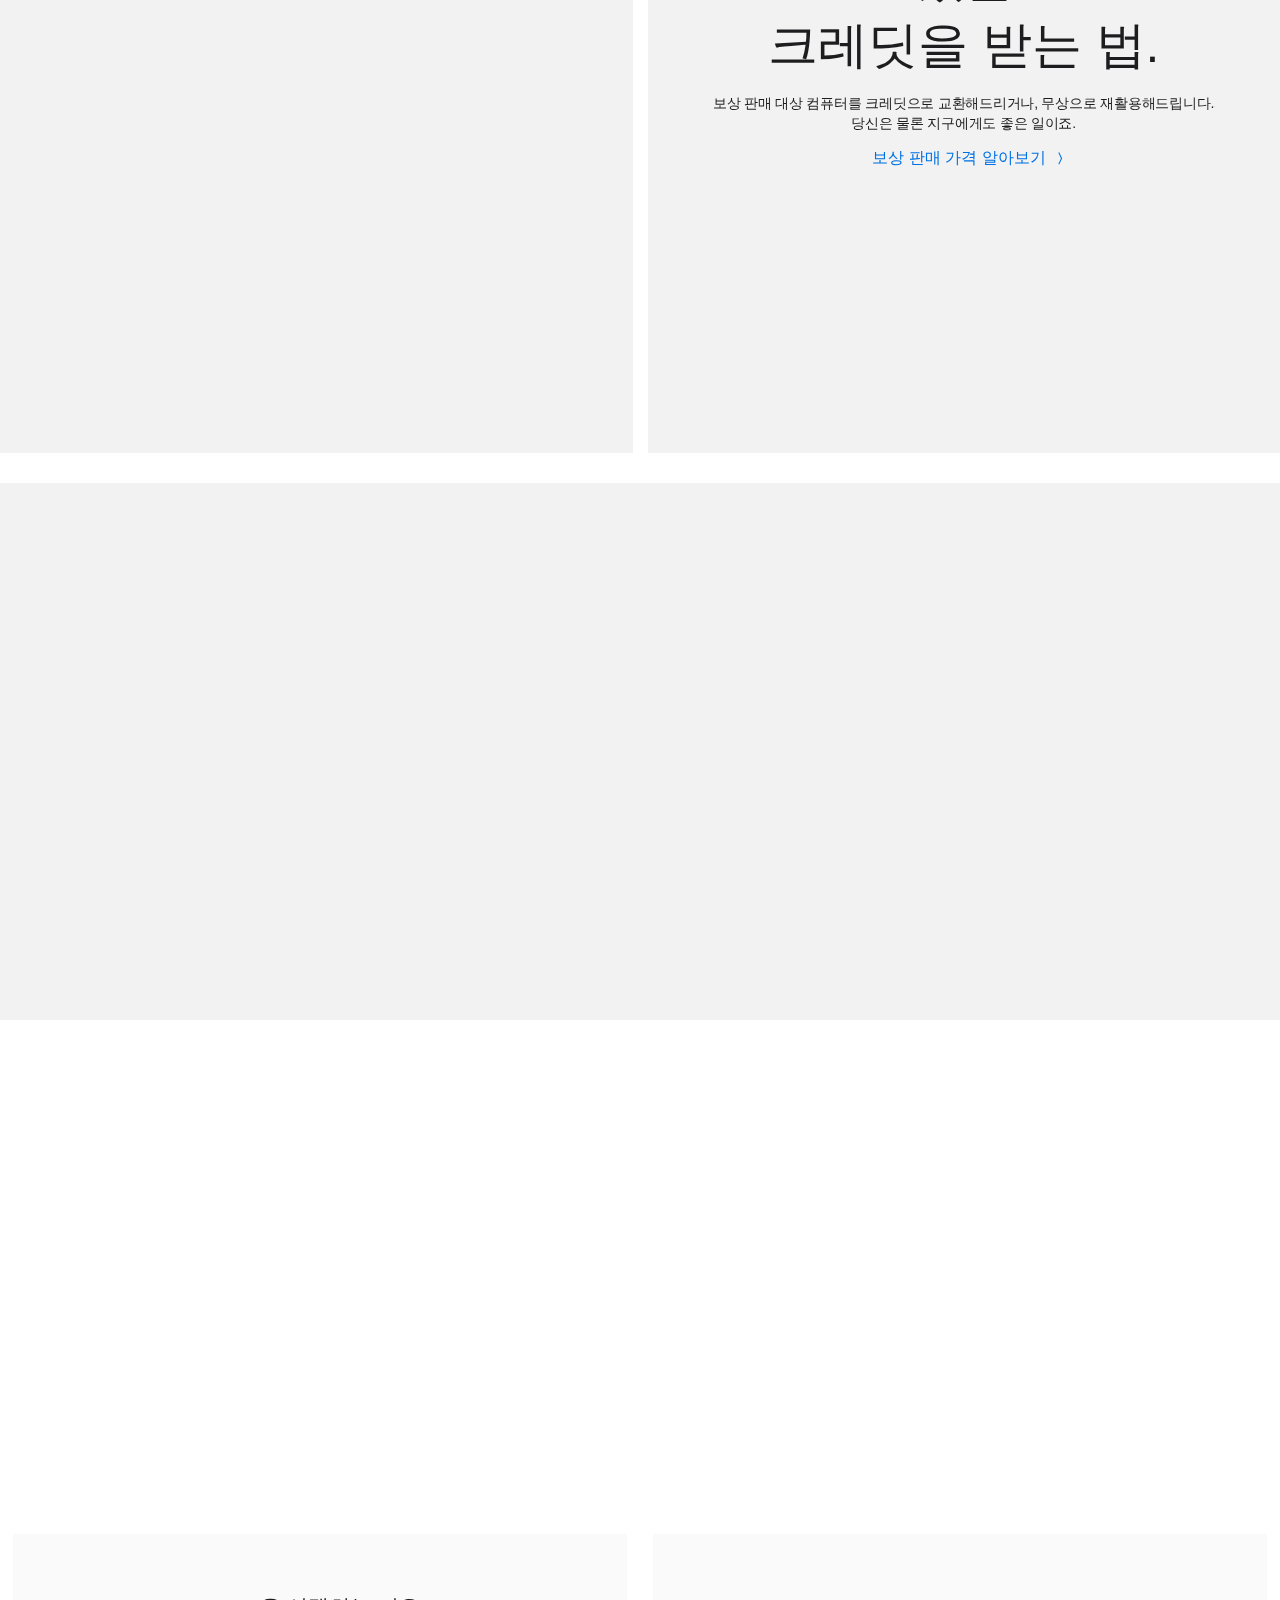
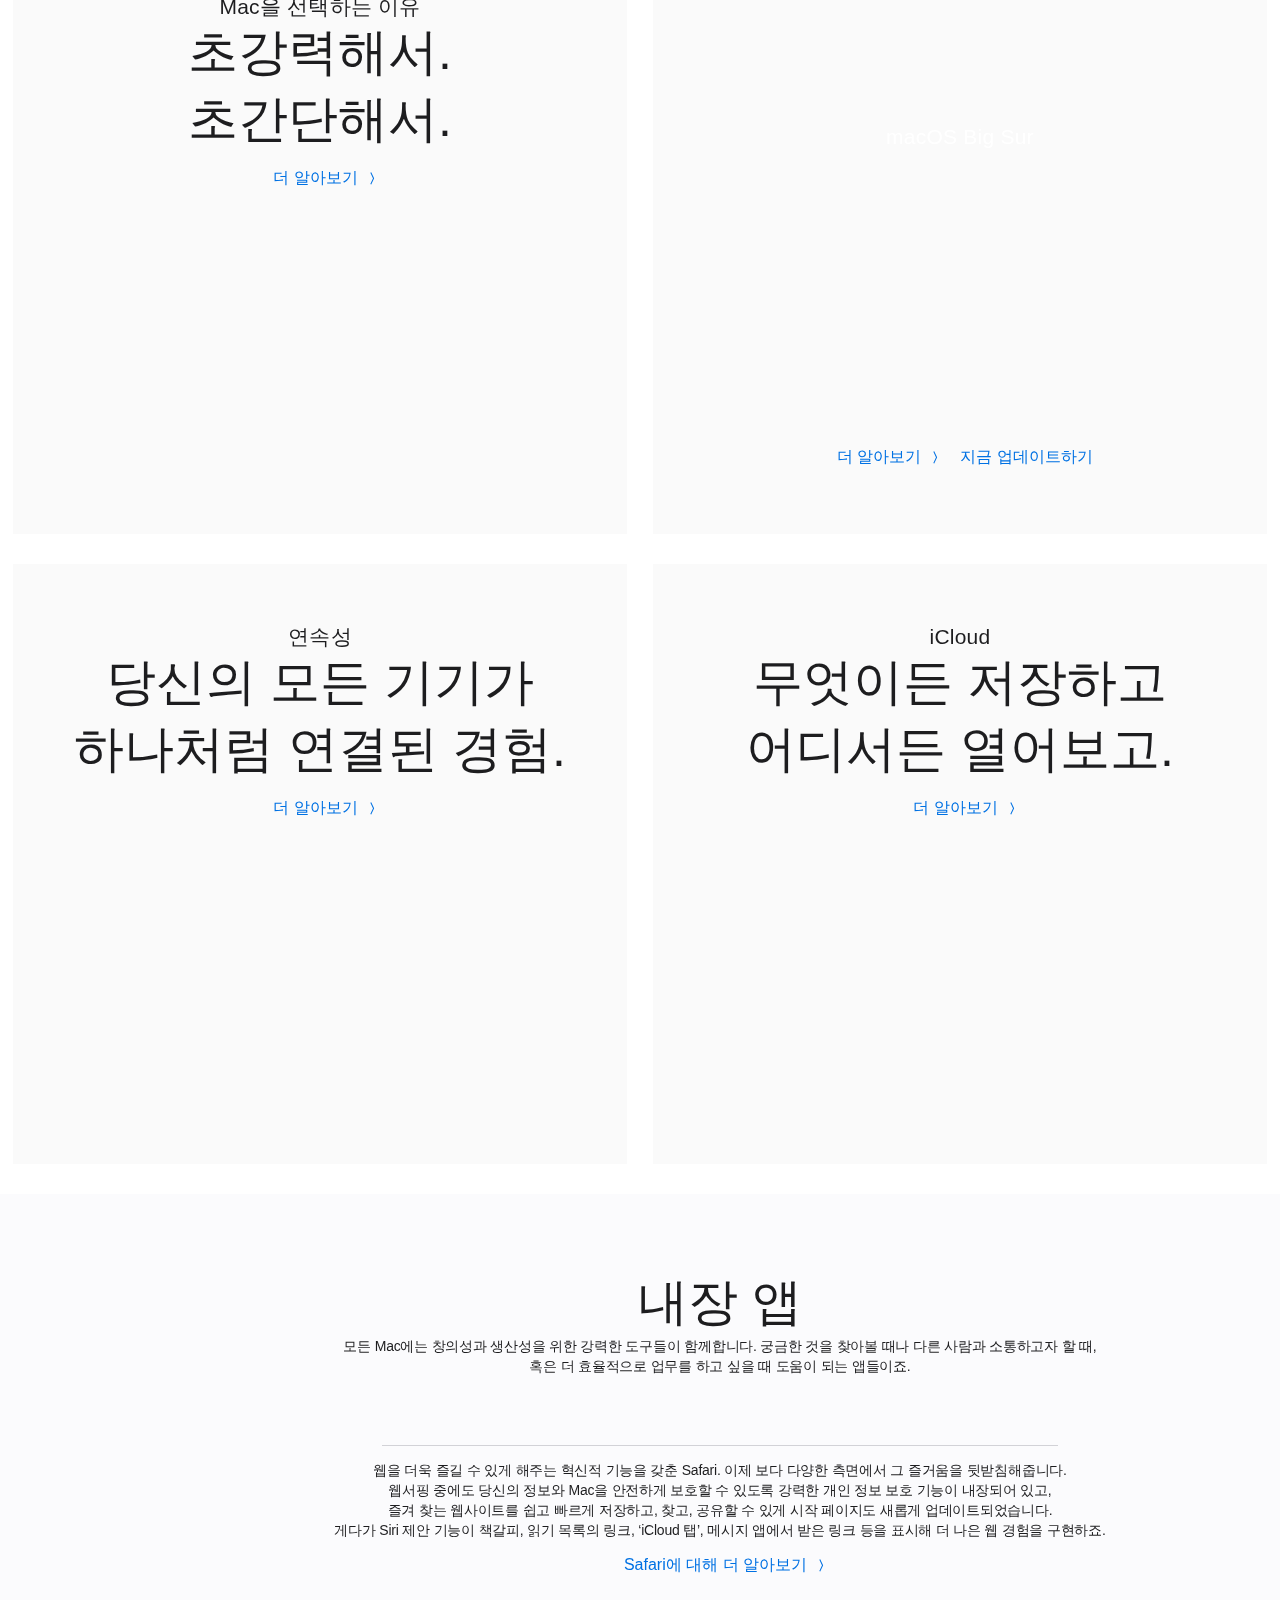
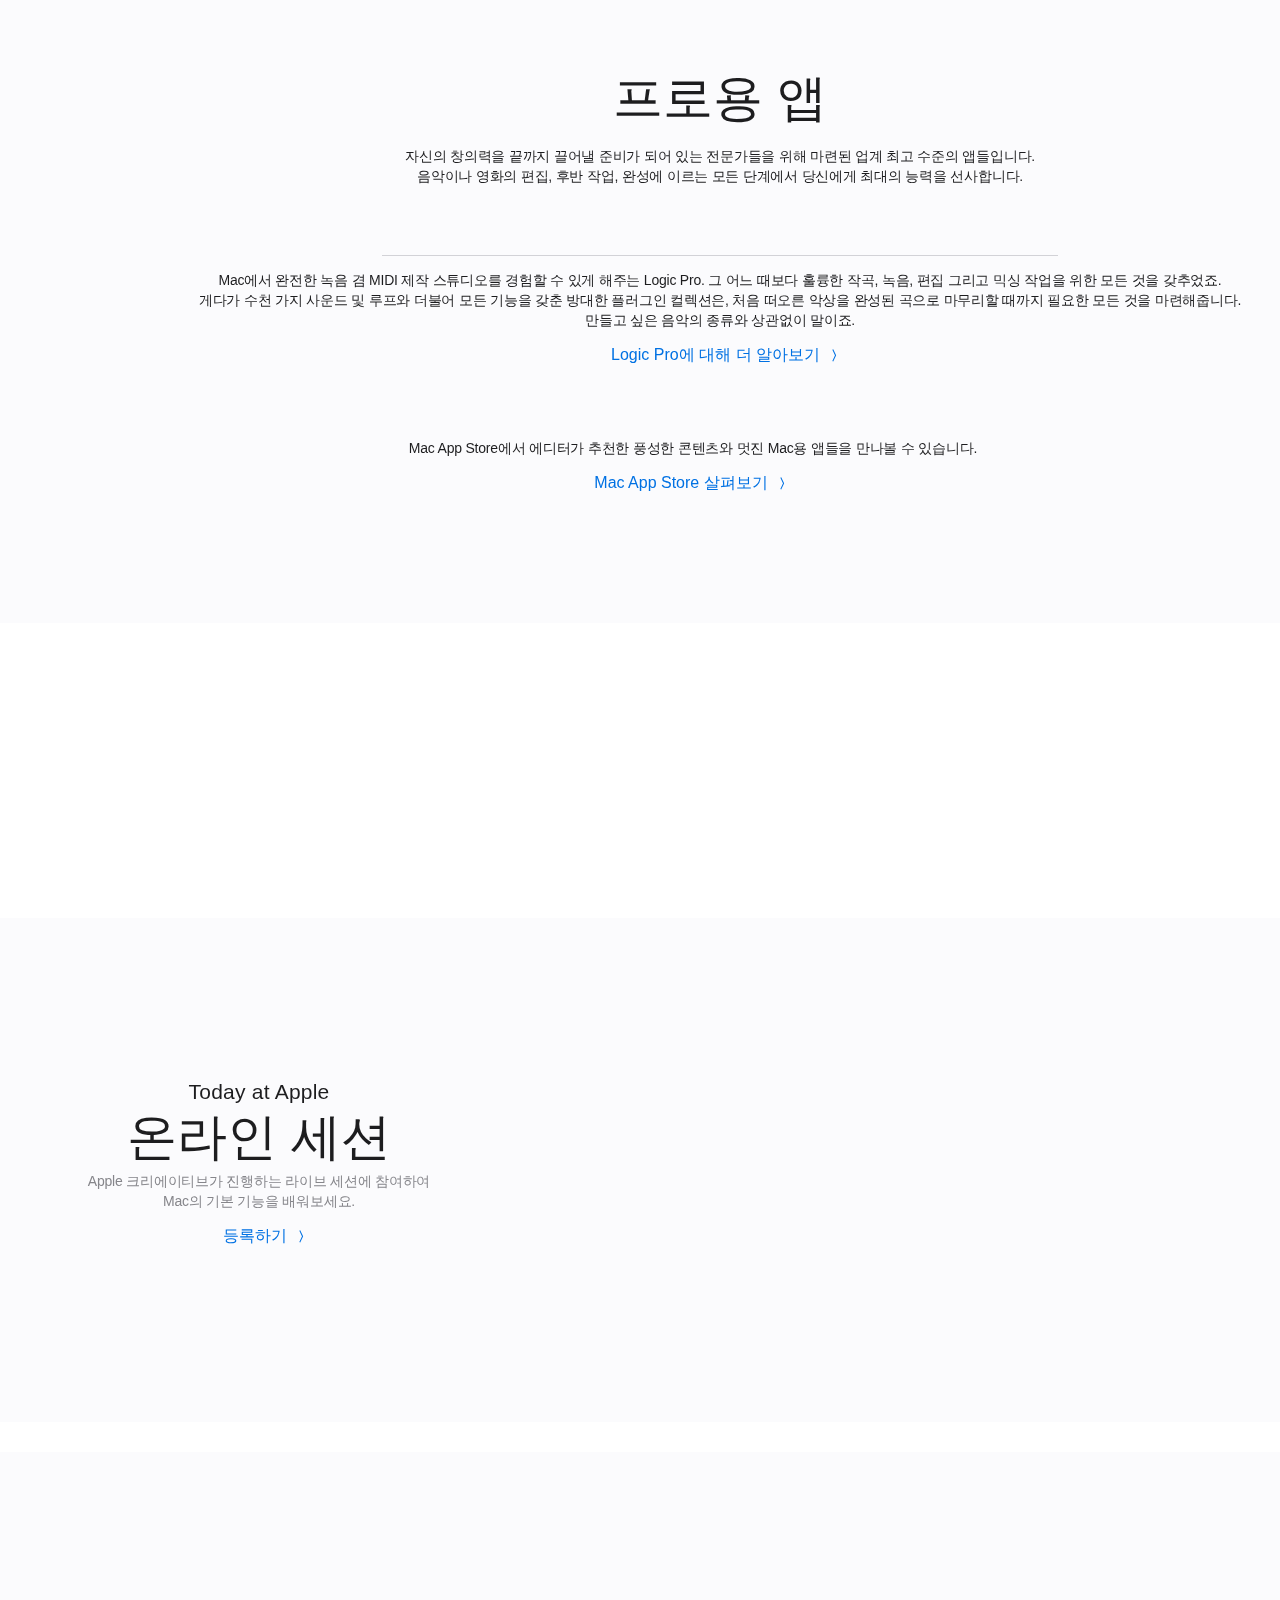
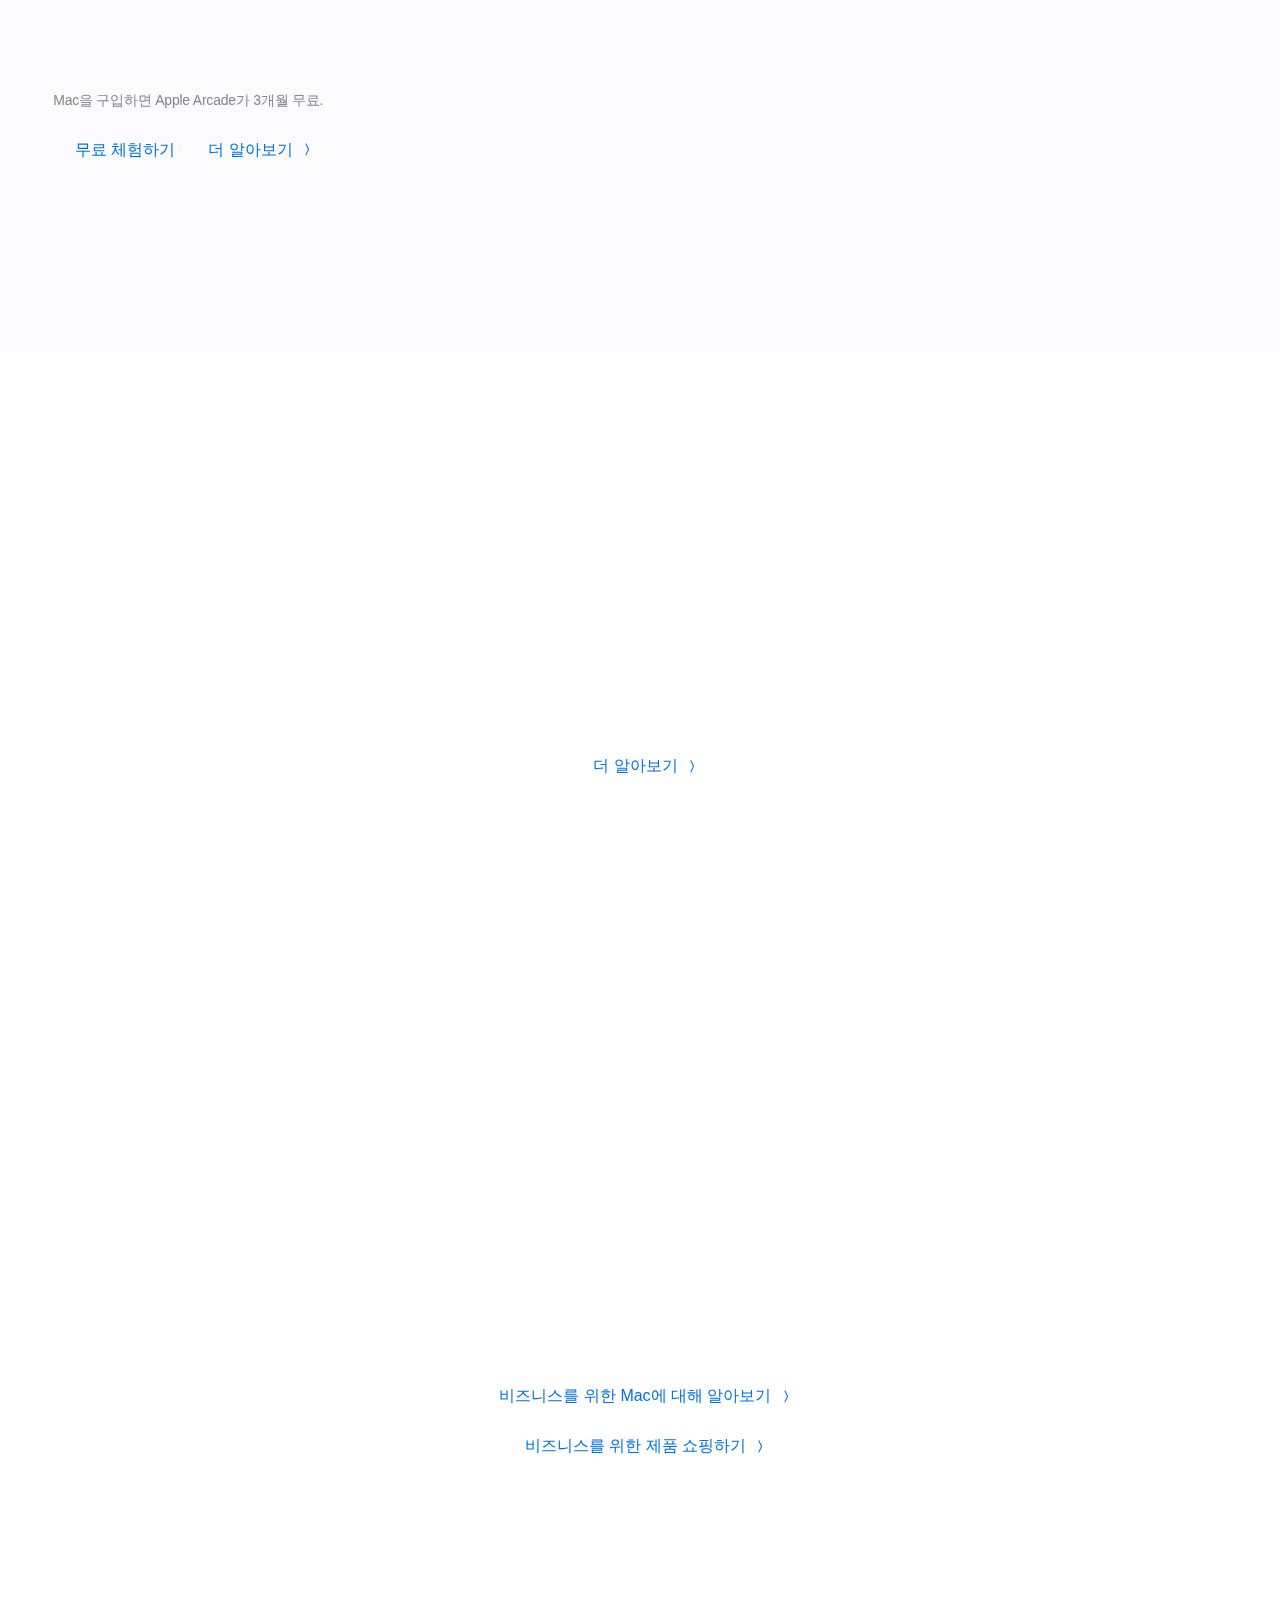
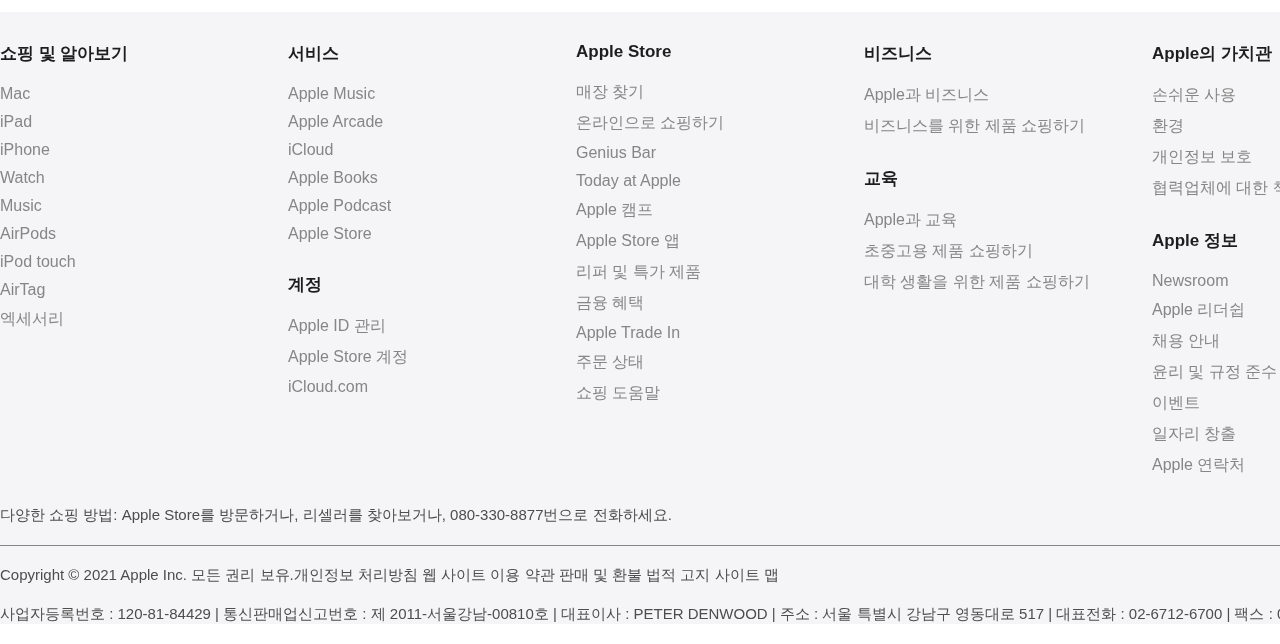
<file: mac.html>
<!-- <%@ page language="java" contentType="text/html; charset=UTF-8" -->
<!--     pageEncoding="UTF-8"%> -->
<!DOCTYPE html>
<html>
<head>
<meta charset="UTF-8">
<link rel="stylesheet" type="text/css" href="css/mac.css">
<link rel="stylesheet" type="text/css" href="css/top.css">
<link rel="stylesheet" type="text/css" href="css/bottom.css">
<script src="https://code.jquery.com/jquery-1.11.3.min.js"></script>
<link href="https://unpkg.com/aos@2.3.1/dist/aos.css" rel="stylesheet">
</head>
<body> 
<!-- 	<%@ include file="top.jsp" %> -->
<div class = "topContainer_wrapper">
	<div class = "topContainer">
		<div class = "page appoleLogo"></div>
		<div class = "page Mac"></div>
		<div class = "page iPad"></div>
		<div class = "page iPhone"></div>
		<div class = "page Watch"></div>
		<div class = "page Music"></div>
		<div class = "page customer"></div>
		<div class = "page Search"></div>
		<div class = "page cart"></div>
	</div>
</div>

<script src="js/top.js"></script>
	<!-- 상단 메뉴바 -->
	<div class="menu_bar_wrapper" data-aos="fade-left" data-aos-offset="400" data-aos-duration="1000">
		<div class="menu">
			<div class="menu_block move_button button_left"></div>
			<div class="menu_block MacBook_Air">
				<div class="MacBook_Air icon"></div>
				<div class="menu_button MacBook_Air_button">MacBook Air</div>
			</div>
			<div class="menu_block MacBook_Pro_13">
				<div class="MacBook_Pro_13 icon"></div>
				<div class="menu_button MacBook_Pro_13_button">MacBook Pro 13형</div>
			</div>
			<div class="menu_block MacBook_Pro_16">
				<div class="MacBook_Pro_16 icon"></div>
				<div class="menu_button MacBook_Pro_16_button">MacBook Pro 16형</div>
			</div>
			<div class="menu_block iMac_24">
				<div class="iMac_24 icon"></div>
				<div class="menu_button iMac_24_button">iMac 24형</div>
				<div class="menu_new">New</div>
			</div>
			<div class="menu_block iMac_27">
				<div class="iMac_27 icon"></div>
				<div class="menu_button iMac_27_button">iMac 27형</div>
			</div>
			<div class="menu_block Mac_Pro">
				<div class="Mac_Pro icon"></div>
				<div class="menu_button Mac_Pro_button">Mac Pro</div>
			</div>
			<div class="menu_block Mac_mini">
				<div class="Mac_mini icon"></div>
				<div class="menu_button Mac_mini_button">Mac mini</div>
			</div>
			<div class="menu_block compare">
				<div class="compare icon"></div>
				<div class="menu_button compare_button">비교하기</div>
			</div>
			<div class="menu_block Pro_Display_XDR">
				<div class="Pro_Display_XDR icon"></div>
				<div class="menu_button Pro_Display_XDR_button">Pro Display XDR</div>
			</div>
			<div class="menu_block Accessories">
				<div class="Accessories icon"></div>
				<div class="menu_button Accessories_button">액세서리</div>
			</div>
			<div class="menu_block Big_Sur">
				<div class="Big_Sur icon"></div>
				<div class="menu_button Big_Sur_button">Big Sur</div>
			</div>
			<div class="menu_block move_button button_right"></div>
		</div>
		<!-- 교육 할인 스토어 배너 -->
		<div class="banner_wrapper" data-aos="fade-down" data-aos-offset="400" data-aos-duration="1000">
			<div class="banner">MacBook Air를 Apple 교육 할인 스토어에서 최저 1,160,000원에 구입할 수 있습니다.*</div>
			<div class="button banner_button">쇼핑하기</div>
		</div>
	</div>
	
	<!-- 신상품 소개 -->
	<div class="product_wrapper">
		<div class="product mac_main_iMac">
			<div class="mac_main_iMac new">New</div>
			<div class="mac_main_iMac main_title">iMac</div>
			<div class="mac_main_iMac phrases">이제 새롭게 만날 시간.</div>
			<div class="mac_main_iMac price">₩1,690,000부터</div>
			<div class="button buy">구입하기</div>
			<div class="mac_main_iMac more_info_wrapper">
				<div class="button more_info">더 알아보기</div>
				<div class="button more_info_icon"></div>
			</div>
			<div class="mac_main_iMac iMac_image" data-aos="fade-up" data-aos-offset="400" data-aos-duration="1000"></div>
		</div>
	</div>
	<!-- Mac 라인 제품 비교 -->
	<div class="main_compare_Mac_wrapper">
		<div class="main_compare title">당신에게 맞는 Mac은?</div>
		<div class="mac_compare_button_wrapper">
			<div class="button mac_compare_button">모든 Mac 모델 비교하기</div>
			<div class="button mac_compare_button"></div>
		</div>
		<div class="select_button_wrapper">
			<div class="select_button">
				<div class="select_button laptop">노트북</div>
				<div class="select_button desktop">데스크탑</div>
			</div>
			<div class="select_button motion_bar"></div>
		</div>
		<!-- Mac 라인 제품 비교 : MacBook_Air / MacBook_Pro_13 / MacBook_Pro_16 -->
		<div class="laptop_models_wrapper">
			<!-- Mac 라인 제품 비교 : MacBook_Air -->
			<div class="laptop_models MacBook_Air">
				<div class="MacBook_Air info">
					<div class="MacBook_Air info picture" data-aos="fade-right" data-aos-offset="400" data-aos-duration="1000"></div>
					<div class="info title">MacBook Air</div>
					<div class="info price">₩1,290,000부터</div>
					<div class="info color_MacBook_Air"></div>
					<div class="button buy laptop_models">구입하기</div>
				</div>
				<div class="MacBook_Air info_detail">
					<div class="info_detail inch" data-aos="fade-right" data-aos-offset="300" data-aos-duration="500">
						<div class="inch title">13.3형</div>
						<div class="inch subtitle_wrapper">
							<div class="inch subtitle">Retina 디스플레이</div>
							<div class="inch subtitle_note_num">1</div>
						</div>
					</div>
					<div class="info_detail core" data-aos="fade-left" data-aos-offset="400" data-aos-duration="1000">
						<div class="core icon"></div>
						<div class="core subtitle">Apple M1 칩</div>
					</div>
					<div class="info_detail memory" data-aos="fade-right" data-aos-offset="300" data-aos-duration="500">
						<div class="memory icon"></div>
						<div class="memory subtitle">최대 16GB 통합 메모리</div>
						<div class="memory content">향상된 성능과 전력 효율성 제공</div>
					</div>
					<div class="info_detail capacity" data-aos="fade-left" data-aos-offset="400" data-aos-duration="1000">
						<div class="capacity title">2TB</div>
						<div class="capacity subtitle_wrapper">
							<div class="capacity subtitle">구성 가능한 저장 장치 최대 용량</div>
							<div class="capacity subtitle_note_num">2</div>
						</div>
					</div>
					<div class="info_detail battery" data-aos="fade-right" data-aos-offset="300" data-aos-duration="500">
						<div class="battery icon"></div>
						<div class="battery subtitle_wrapper">
							<div class="battery subtitle">최대 18시간의 배터리 사용 시간</div>
							<div class="battery subtitle_note_num">3</div>
						</div>
					</div>
					<div class="info_detail camera" data-aos="fade-left" data-aos-offset="400" data-aos-duration="1000">
						<div class="camera icon"></div>
						<div class="camera subtitle">720p FaceTime HD 카메라</div>
						<div class="camera content">M1의 이미지 신호 프로세서로 대폭 향상된 성능 제공</div>
					</div>
					<div class="info_detail weight" data-aos="fade-right" data-aos-offset="300" data-aos-duration="500">
						<div class="weight title">1.29kg</div>
						<div class="weight subtitle">무게</div>
					</div>
					<div class="info_detail touch_ID" data-aos="fade-left" data-aos-offset="400" data-aos-duration="1000">
						<div class="touch_ID MacBook_Air_icon"></div>
						<div class="touch_ID subtitle">Touch ID</div>
					</div>
				</div>
				<div class="laptop_models more_info_wrapper" data-aos="fade-right" data-aos-offset="300" data-aos-duration="500">
					<div class="button more_info">더 알아보기</div>
					<div class="more_info_icon"></div>
				</div>
			</div>
			<!-- Mac 라인 제품 비교 : MacBook_Pro_13 -->
			<div class="laptop_models MacBook_Pro_13">
				<div class="MacBook_Pro_13 info">
					<div class="MacBook_Pro_13 info picture" data-aos="fade-down" data-aos-offset="400" data-aos-duration="1000"></div>
					<div class="info title">MacBook Pro 13형</div>
					<div class="info price">₩1,690,000부터</div>
					<div class="info color"></div>
					<div class="button buy laptop_models">구입하기</div>
				</div>
				<div class="MacBook_Pro_13 info_detail">
					<div class="info_detail inch" data-aos="fade-right" data-aos-offset="300" data-aos-duration="500">
						<div class="inch title">13.3형</div>
						<div class="inch subtitle_wrapper">
							<div class="inch subtitle">Retina 디스플레이</div>
							<div class="inch subtitle_note_num">1</div>
						</div>
					</div>
					<div class="info_detail core" data-aos="fade-left" data-aos-offset="400" data-aos-duration="1000">
						<div class="core icon"></div>
						<div class="core subtitle">Apple M1 칩</div>
						<div class="core content">Intel Core i5 또는 i7 프로세서로도 구성 가능</div>
					</div>
					<div class="info_detail memory" data-aos="fade-right" data-aos-offset="300" data-aos-duration="500">
						<div class="memory icon"></div>
						<div class="memory subtitle_wrapper">
							<div class="memory subtitle">최대 16GB 통합 메모리</div>
							<div class="memory subtitle_note_num">4</div>
						</div>
						<div class="memory content">향상된 성능과 전력 효율성 제공</div>
					</div>
					<div class="info_detail capacity" data-aos="fade-left" data-aos-offset="400" data-aos-duration="1000">
						<div class="capacity title">2TB</div>
						<div class="capacity subtitle_wrapper">
							<div class="capacity subtitle">구성 가능한 저장 장치 최대 용량</div>
							<div class="capacity subtitle_note_num">4</div>
						</div>
					</div>
					<div class="info_detail battery" data-aos="fade-right" data-aos-offset="300" data-aos-duration="500">
						<div class="battery icon"></div>
						<div class="battery subtitle_wrapper">
							<div class="battery subtitle">최대 18시간의 배터리 사용 시간</div>
							<div class="battery subtitle_note_num">5</div>
						</div>
					</div>
					<div class="info_detail camera" data-aos="fade-left" data-aos-offset="400" data-aos-duration="1000">
						<div class="camera icon"></div>
						<div class="camera subtitle">720p FaceTime HD 카메라</div>
						<div class="camera content">M1의 이미지 신호 프로세서로 대폭 향상된 성능 제공</div>
					</div>
					<div class="info_detail weight" data-aos="fade-right" data-aos-offset="300" data-aos-duration="500">
						<div class="weight title">1.4kg</div>
						<div class="weight subtitle">무게</div>
					</div>
					<div class="info_detail touch_ID" data-aos="fade-left" data-aos-offset="400" data-aos-duration="1000">
						<div class="touch_ID icon"></div>
						<div class="touch_ID subtitle">Touch Bar 및 Touch ID</div>
					</div>
				</div>
				<div class="laptop_models more_info_wrapper" data-aos="fade-right" data-aos-offset="300" data-aos-duration="500">
					<div class="button more_info">더 알아보기</div>
					<div class="more_info_icon"></div>
				</div>
			</div>
			<!-- Mac 라인 제품 비교 : MacBook_Pro_16 -->
			<div class="laptop_models MacBook_Pro_16">
				<div class="MacBook_Pro_16 info">
					<div class="MacBook_Pro_16 info picture" data-aos="fade-left" data-aos-offset="400" data-aos-duration="1000"></div>
					<div class="info title">MacBook Pro 16형</div>
					<div class="info price">₩3,190,000부터</div>
					<div class="info color"></div>
					<div class="button buy laptop_models">구입하기</div>
				</div>
				<div class="MacBook_Pro_16 info_detail">
					<div class="info_detail inch" data-aos="fade-right" data-aos-offset="300" data-aos-duration="500">
						<div class="inch title">16형</div>
						<div class="inch subtitle_wrapper">
							<div class="inch subtitle">Retina 디스플레이</div>
							<div class="inch subtitle_note_num">1</div>
						</div>
					</div>
					<div class="info_detail core" data-aos="fade-left" data-aos-offset="400" data-aos-duration="1000">
						<div class="core MacBook_Pro_13_icon"></div>
						<div class="core subtitle">최대 Intel Core i9 프로세서</div>
					</div>
					<div class="info_detail memory" data-aos="fade-right" data-aos-offset="300" data-aos-duration="500">
						<div class="memory MacBook_Pro_13_icon"></div>
						<div class="memory subtitle">최대 64GB 메모리</div>
					</div>
					<div class="info_detail capacity" data-aos="fade-left" data-aos-offset="400" data-aos-duration="1000">
						<div class="capacity title">8TB</div>
						<div class="capacity subtitle_wrapper">
							<div class="capacity subtitle">구성 가능한 저장 장치 최대 용량</div>
							<div class="capacity subtitle_note_num">2</div>
						</div>
					</div>
					<div class="info_detail battery" data-aos="fade-right" data-aos-offset="300" data-aos-duration="500">
						<div class="battery icon"></div>
						<div class="battery subtitle_wrapper">
							<div class="battery subtitle">최대 11시간의 배터리 사용 시간</div>
							<div class="battery subtitle_note_num">6</div>
						</div>
					</div>
					<div class="info_detail camera" data-aos="fade-left" data-aos-offset="400" data-aos-duration="1000">
						<div class="camera icon"></div>
						<div class="camera subtitle">720p FaceTime HD 카메라</div>
					</div>
					<div class="info_detail weight" data-aos="fade-right" data-aos-offset="300" data-aos-duration="500">
						<div class="weight title">2.0kg</div>
						<div class="weight subtitle">무게</div>
					</div>
					<div class="info_detail touch_ID" data-aos="fade-left" data-aos-offset="400" data-aos-duration="1000">
						<div class="touch_ID icon"></div>
						<div class="touch_ID subtitle">Touch Bar 및 Touch ID</div>
					</div>
				</div>
				<div class="laptop_models more_info_wrapper" data-aos="fade-right" data-aos-offset="300" data-aos-duration="500">
					<div class="button more_info">미리 만나보기</div>
					<div class="more_info_icon"></div>
				</div>
			</div>
		</div>
	</div>
	<div class = "main">	
		<!-- 액세서리 및 크레딧 -->
		<div class="mac_Accessories_credit_wrapper">
			<div class="mac_Accessories_wrapper">
				<div class="mac_Accessories title">액세서리</div>
				<div class="mac_Accessories main_title">Mac 액세서리 살펴보기.</div>
				<div class="button buy mac_Accessories">쇼핑하기</div>
				<div class="mac_Accessories image" data-aos="fade-down" data-aos-offset="400" data-aos-duration="1000"></div>
			</div>
			<div class="mac_credit_wrapper">
				<div class="mac_credit title">Apple Trade In</div>
				<div class="mac_credit main_title">새 Mac 구매 시 사용할 수 있는<br>크레딧을 받는 법.</div>
				<div class="mac_credit subtitle_wrapper">
					<div class="mac_credit subtitle">보상 판매 대상 컴퓨터를 크레딧으로 교환해드리거나, 무상으로 재활용해드립니다.<br>당신은 물론 지구에게도 좋은 일이죠.</div>
					<div class="mac_credit subtitle_note_num">9</div>
				</div>
				<div class="more_info_wrapper mac_credit_info_button_wrapper">
					<div class="button more_info">보상 판매 가격 알아보기</div>
					<div class="more_info_icon"></div>
				</div>
				<div class="mac_credit image" data-aos="fade-down" data-aos-offset="400" data-aos-duration="1000"></div>
			</div>
		</div>
		<!-- macOS Monterey -->
		<div class="mac_Monterey_wrapper">
			<div class="mac_Monterey_title_wrapper" data-aos="zoom-in" data-aos-offset="0" data-aos-duration="2500">
				<div class="mac_Monterey title">macOS Monterey</div>
				<div class="mac_Monterey main_title">더욱 반가운 소통을 위한 반가운 기술.</div>
				<div class="more_info_wrapper">
					<div class="button more_info">미리 만나보기</div>
					<div class="more_info_icon"></div>
				</div>
			</div>
			<div class="mac_Monterey_image" data-aos="fade-left" data-aos-offset="400" data-aos-duration="1000"></div>
		</div>
		<!-- 배송정보 / 금융혜택 / 문의하기 -->
		<div class="delivery_benefits_help_wrapper">
			<div class="col delivery_wrapper" data-aos="fade-left" data-aos-offset="400" data-aos-duration="1000">
				<div class="delivery icon"></div>
				<div class="delivery title">업무일 기준 무료 익일 배송</div>
				<div class="delivery content">오후 3시 이전에 주문된<br>재고 보유 제품에 한합니다.</div>
				<div class="more_info_wrapper">
					<div class="button more_info">더 알아보기</div>
					<div class="more_info_icon"></div>
				</div>
			</div>
			<div class="col benefits_wrapper" data-aos="fade-up" data-aos-offset="400" data-aos-duration="1000">
				<div class="benefits icon"></div>
				<div class="benefits title">금융혜택</div>
				<div class="benefits content">무이자 할부를 통해 Apple 제품을<br>부담 없이 구매하실 수 있습니다.</div>
				<div class="more_info_wrapper">
					<div class="button more_info">더 알아보기</div>
					<div class="more_info_icon"></div>
				</div>
			</div>
			<div class="col help_wrapper" data-aos="fade-right" data-aos-offset="400" data-aos-duration="1000">
				<div class="help icon"></div>
				<div class="help title">도움이 필요하다면</div>
				<div class="help content">질문이 있으신가요? 전문가와 전화로<br>상담하거나 온라인으로 채팅하세요.<br>080-330-8877로 전화 주세요.</div>
				<div class="more_info_wrapper">
					<div class="button more_info">문의하기</div>
					<div class="more_info_icon"></div>
				</div>
			</div>
		</div>
		<!-- Mac 프로모션 -->
		<div class="mac_promo_section">
			<div class="mac_promo bigger main_title" data-aos="zoom-in" data-aos-offset="0" data-aos-duration="2500">Mac을 더욱 Mac답게 만드는 모든 것.</div>
			<div class="mac_promo_section_wrapper">
				<div class="mac_promo section num1">
					<div class="mac_promo title">Mac을 선택하는 이유</div>
					<div class="mac_promo num1 main_title">초강력해서.<br>초간단해서.</div>
					<div class="more_info_wrapper">
						<div class="button more_info">더 알아보기</div>
						<div class="more_info_icon"></div>
					</div>
					<div class="mac_promo num1 image" data-aos="fade-up" data-aos-offset="400" data-aos-duration="1000"></div>
				</div>
				<div class="mac_promo section num2">
					<div class="mac_promo section_2 title">macOS Big Sur</div>
					<div class="mac_promo section_2 main_title" data-aos="zoom-in" data-aos-offset="0" data-aos-duration="2500">거칠 것 없는 능력.<br>완전히 새로운 방식.</div>
					<div class="mac_promo button section_2 more_info_wrapper">
						<div class="section_2 more_info_sub_wrapper">
							<div class="button more_info">더 알아보기</div>
							<div class="more_info_icon"></div>
						</div>
						<div class="section_2 more_info_sub_wrapper">
							<div class="button more_info">지금 업데이트하기</div>
							<div class="arrow_icon"></div>
						</div>
					</div>
				</div>
			</div>	
			<div class="mac_promo_section_wrapper">
				<div class="mac_promo section num3">
					<div class="mac_promo title">연속성</div>
					<div class="mac_promo num3 main_title">당신의 모든 기기가<br>하나처럼 연결된 경험.</div>
					<div class="more_info_wrapper">
						<div class="button more_info">더 알아보기</div>
						<div class="more_info_icon"></div>
					</div>
					<div class="mac_promo num3 image" data-aos="fade-up" data-aos-offset="400" data-aos-duration="1000"></div>
				</div>
				<div class="mac_promo section num4">
					<div class="mac_promo title">iCloud</div>
					<div class="mac_promo num4 main_title">무엇이든 저장하고<br>어디서든 열어보고.</div>
					<div class="more_info_wrapper">
						<div class="button more_info">더 알아보기</div>
						<div class="more_info_icon"></div>
					</div>
					<div class="mac_promo num4 image" data-aos="fade-up" data-aos-offset="400" data-aos-duration="1000"></div>
				</div>
			</div>	
		</div>
		<!-- 내장 앱 -->
		<div class="built_in_app_section">
			<div class="built_in_app main_title">내장 앱</div>
			<div class="built_in_app subtitle">모든 Mac에는 창의성과 생산성을 위한 강력한 도구들이 함께합니다. 궁금한 것을 찾아볼 때나 다른 사람과 소통하고자 할 때,<br>혹은 더 효율적으로 업무를 하고 싶을 때 도움이 되는 앱들이죠.</div>
			<div class="built_in_app icons_wrapper">
				<div class="safari icon"></div>
				<div class="photo icon"></div>
				<div class="iMovie icon"></div>
				<div class="GarageBand icon"></div>
				<div class="pages icon"></div>
				<div class="numbers icon"></div>
				<div class="keynote icon"></div>
			</div>
			<div class="safari subtitle">웹을 더욱 즐길 수 있게 해주는 혁신적 기능을 갖춘 Safari. 이제 보다 다양한 측면에서 그 즐거움을 뒷받침해줍니다.<br>웹서핑 중에도 당신의 정보와 Mac을 안전하게 보호할 수 있도록 강력한 개인 정보 보호 기능이 내장되어 있고,<br>즐겨 찾는 웹사이트를 쉽고 빠르게 저장하고, 찾고, 공유할 수 있게 시작 페이지도 새롭게 업데이트되었습니다.<br>게다가 Siri 제안 기능이 책갈피, 읽기 목록의 링크, ‘iCloud 탭’, 메시지 앱에서 받은 링크 등을 표시해 더 나은 웹 경험을 구현하죠.</div>
			<div class="more_info_wrapper">
				<div class="button more_info">Safari에 대해 더 알아보기</div>
				<div class="more_info_icon"></div>
			</div>
			<div class="safari_image"></div>
		</div>
		<!-- 프로용 앱 -->
		<div class="pro_app_section">
			<div class="pro_app main_title">프로용 앱</div>
			<div class="pro_app subtitle">자신의 창의력을 끝까지 끌어낼 준비가 되어 있는 전문가들을 위해 마련된 업계 최고 수준의 앱들입니다.<br>음악이나 영화의 편집, 후반 작업, 완성에 이르는 모든 단계에서 당신에게 최대의 능력을 선사합니다.</div>
			<div class="pro_app icons_wrapper">
				<div class="logic_pro icon"></div>
				<div class="mainStage icon"></div>
				<div class="filnal_cut_pro icon"></div>
				<div class="motion icon"></div>
				<div class="compressor icon"></div>
			</div>
			<div class="logic_pro subtitle">Mac에서 완전한 녹음 겸 MIDI 제작 스튜디오를 경험할 수 있게 해주는 Logic Pro. 그 어느 때보다 훌륭한 작곡, 녹음, 편집 그리고 믹싱 작업을 위한 모든 것을 갖추었죠.<br>게다가 수천 가지 사운드 및 루프와 더불어 모든 기능을 갖춘 방대한 플러그인 컬렉션은, 처음 떠오른 악상을 완성된 곡으로 마무리할 때까지 필요한 모든 것을 마련해줍니다.<br>만들고 싶은 음악의 종류와 상관없이 말이죠.</div>
			<div class="logic_pro more_info_wrapper">
				<div class="button more_info">Logic Pro에 대해 더 알아보기</div>
				<div class="more_info_icon"></div>
			</div>
			<div class="logic_pro_image"></div>
		</div>
		<!-- Mac App Store -->
		<div class="Mac_App_Store_section">
			<div class="Mac_App_Store_section_wrapper">
				<div class="Mac_App_Store icon"></div>
				<div class="Mac_App_Store subtitle_wrapper">
					<div class="subtitle Mac_App_Store">Mac App Store에서 에디터가 추천한 풍성한 콘텐츠와 멋진 Mac용 앱들을 만나볼 수 있습니다.</div>
					<div class="Mac_App_Store more_info_wrapper">
						<div class="button Mac_App_Store more_info">Mac App Store 살펴보기</div>
						<div class="more_info_icon"></div>
					</div>
				</div>
			</div>
		</div>
		<!-- Mac을 더 잘 활용하는 법 -->
		<div class="get_more_promo_section">
			<div class="mac_promo bigger main_title" data-aos="zoom-in" data-aos-offset="0" data-aos-duration="2500">Mac을 더 잘 활용하는 법</div>
			<!-- online_session -->
			<div class="online_session_section">
				<div class="online_session_title_wrapper">
					<div class="online_session title">Today at Apple</div>
					<div class="online_session main_title">온라인 세션</div>
					<div class="online_session content">Apple 크리에이티브가 진행하는 라이브 세션에 참여하여 Mac의 기본 기능을 배워보세요.</div>
					<div class="more_info_wrapper get_more_promo_section">
						<div class="button more_info">등록하기</div>
						<div class="more_info_icon"></div>
					</div>
				</div>
				<div class="online_session_image" data-aos="fade-left" data-aos-offset="400" data-aos-duration="1000"></div>
			</div>
			<!-- Apple Arcade_session -->
			<div class="Apple_Arcade_section">
				<div class="Apple_Arcade_title_wrapper">
					<div class="Apple_Arcade title"></div>
					<div class="Apple_Arcade content">Mac을 구입하면 Apple Arcade가 3개월 무료.</div>
					<div class="button more_info_wrapper get_more_promo_section">
						<div class="more_info_wrapper">
							<div class="button more_info">무료 체험하기</div>
							<div class="button Apple_Arcade subtitle_note_num">10</div>
							<div class="arrow_icon"></div>
						</div>
						<div class="more_info_wrapper">
							<div class="button more_info">더 알아보기</div>
							<div class="more_info_icon"></div>
						</div>
					</div>
				</div>
				<div class="Apple_Arcade_session_image" data-aos="fade-left" data-aos-offset="400" data-aos-duration="1000"></div>
			</div>
		</div>
		<!-- Apple과 교육 -->
		<div class="education">
			<div class="education_wrapper">
				<div class="education main_title">Apple과 교육</div>
				<div class="education content">더 나은 세상을 만들 수 있는 힘을 교육자와 학생들에게.</div>
				<div class="more_info_wrapper get_more_promo_section">
					<div class="button more_info">더 알아보기</div>
					<div class="more_info_icon"></div>
				</div>
			</div>
		</div>
		<!-- 비즈니스를 위한 Mac -->
		<div class="business">
			<div class="business_wrapper">
				<div class="business main_title">비즈니스를 위한 Mac</div>
				<div class="business content">비즈니스를 한 단계 더 도약시키는 막강한 힘.</div>
				<div class="more_info_wrapper get_more_promo_section">
					<div class="button more_info">비즈니스를 위한 Mac에 대해 알아보기</div>
					<div class="more_info_icon"></div>
				</div>
				<div class="more_info_wrapper get_more_promo_section">
					<div class="button more_info">비즈니스를 위한 제품 쇼핑하기</div>
					<div class="more_info_icon"></div>
				</div>
			</div>
		</div>
	</div>
	
	<div class ="bottom">
		<div class = "bottom_container">
			<div class = "bottom_container_box">
				<div class = "list">
					<div class = "list_title">쇼핑 및 알아보기</div>
					<div class = "list_item Mac">Mac</div>
					<div class = "list_item iPad">iPad</div>
					<div class = "list_item iPhone">iPhone</div>
					<div class = "list_item Watch">Watch</div>
					<div class = "list_item Music">Music</div>
					<div class = "list_item AitPods">AirPods</div>
					<div class = "list_item iPod touch">iPod touch</div>
					<div class = "list_item AirTag">AirTag</div>
					<div class = "list_item">엑세서리</div>
					
				</div>
			</div>
			
			<div class = "bottom_container_box">
				<div class = "list">
					<div class = "list_title">서비스</div>
					<div class = "list_item">Apple Music</div>
					<div class = "list_item">Apple Arcade</div>
					<div class = "list_item">iCloud</div>
					<div class = "list_item">Apple Books</div>
					<div class = "list_item">Apple Podcast</div>
					<div class = "list_item">Apple Store</div>
				</div>
				<div class = "list">
					<div class = "list_title">계정</div>
					<div class = "list_item">Apple ID 관리</div>
					<div class = "list_item">Apple Store 계정</div>
					<div class = "list_item">iCloud.com</div>
				</div>
			</div>
			
			<div class = "bottom_container_box">
				<div class = "list">
					<div class = "list_title">Apple Store</div>
					<div class = "list_item">매장 찾기</div>
					<div class = "list_item">온라인으로 쇼핑하기</div>
					<div class = "list_item">Genius Bar</div>
					<div class = "list_item">Today at Apple</div>
					<div class = "list_item">Apple 캠프</div>
					<div class = "list_item">Apple Store 앱</div>
					<div class = "list_item">리퍼 및 특가 제품</div>
					<div class = "list_item">금융 혜택</div>
					<div class = "list_item">Apple Trade In</div>
					<div class = "list_item">주문 상태</div>
					<div class = "list_item">쇼핑 도움말</div>
				</div>
			</div>
			
			<div class = "bottom_container_box">
				<div class = "list">
					<div class = "list_title">비즈니스</div>
					<div class = "list_item">Apple과 비즈니스</div>
					<div class = "list_item">비즈니스를 위한 제품 쇼핑하기</div>
				</div>
				<div class = "list">
					<div class = "list_title">교육</div>
					<div class = "list_item">Apple과 교육</div>
					<div class = "list_item">초중고용 제품 쇼핑하기</div>
					<div class = "list_item">대학 생활을 위한 제품 쇼핑하기</div>
				</div>
			</div>
			
			<div class = "bottom_container_box">
				<div class = "list">
					<div class = "list_title">Apple의 가치관</div>
					<div class = "list_item">손쉬운 사용</div>
					<div class = "list_item">환경</div>
					<div class = "list_item">개인정보 보호</div>
					<div class = "list_item">협력업체에 대한 책임</div>
				</div>
				<div class = "list">
					<div class = "list_title">Apple 정보</div>
					<div class = "list_item">Newsroom</div>
					<div class = "list_item">Apple 리더쉽</div>
					<div class = "list_item">채용 안내</div>
					<div class = "list_item">윤리 및 규정 준수</div>
					<div class = "list_item">이벤트</div>
					<div class = "list_item">일자리 창출</div>
					<div class = "list_item">Apple 연락처</div>
				</div>
			</div>
		</div>
		
		<div class = "footer_container">
			<div class = "footer_item footer_call">다양한 쇼핑 방법: Apple Store를 방문하거나, 리셀러를 찾아보거나, 080-330-8877번으로 전화하세요.</div>
			<div class = "footer_item footer_line"></div>
			<div class = "footer_item footer_notice">Copyright © 2021 Apple Inc. 모든 권리 보유.개인정보 처리방침 웹 사이트 이용 약관 판매 및 환불 법적 고지 사이트 맵</div>
			<div class = "footer_item footer_notice">사업자등록번호 : 120-81-84429 | 통신판매업신고번호 : 제 2011-서울강남-00810호 | 대표이사 : PETER DENWOOD | 주소 : 서울 특별시 강남구 영동대로 517 | 대표전화 : 02-6712-6700 | 팩스 : 02-6928-0000</div>
		
		</div>
	</div>

<script src="js/bottom.js"></script>
	
	
	<!-- Script -->
	<script src="https://unpkg.com/aos@2.3.1/dist/aos.js"></script>
	<script type="text/javascript">
		AOS.init();
	</script>
	
</body>
</html>

<!-- footer -->
<!-- <%@ include file="bottom.jsp" %> -->
</file>
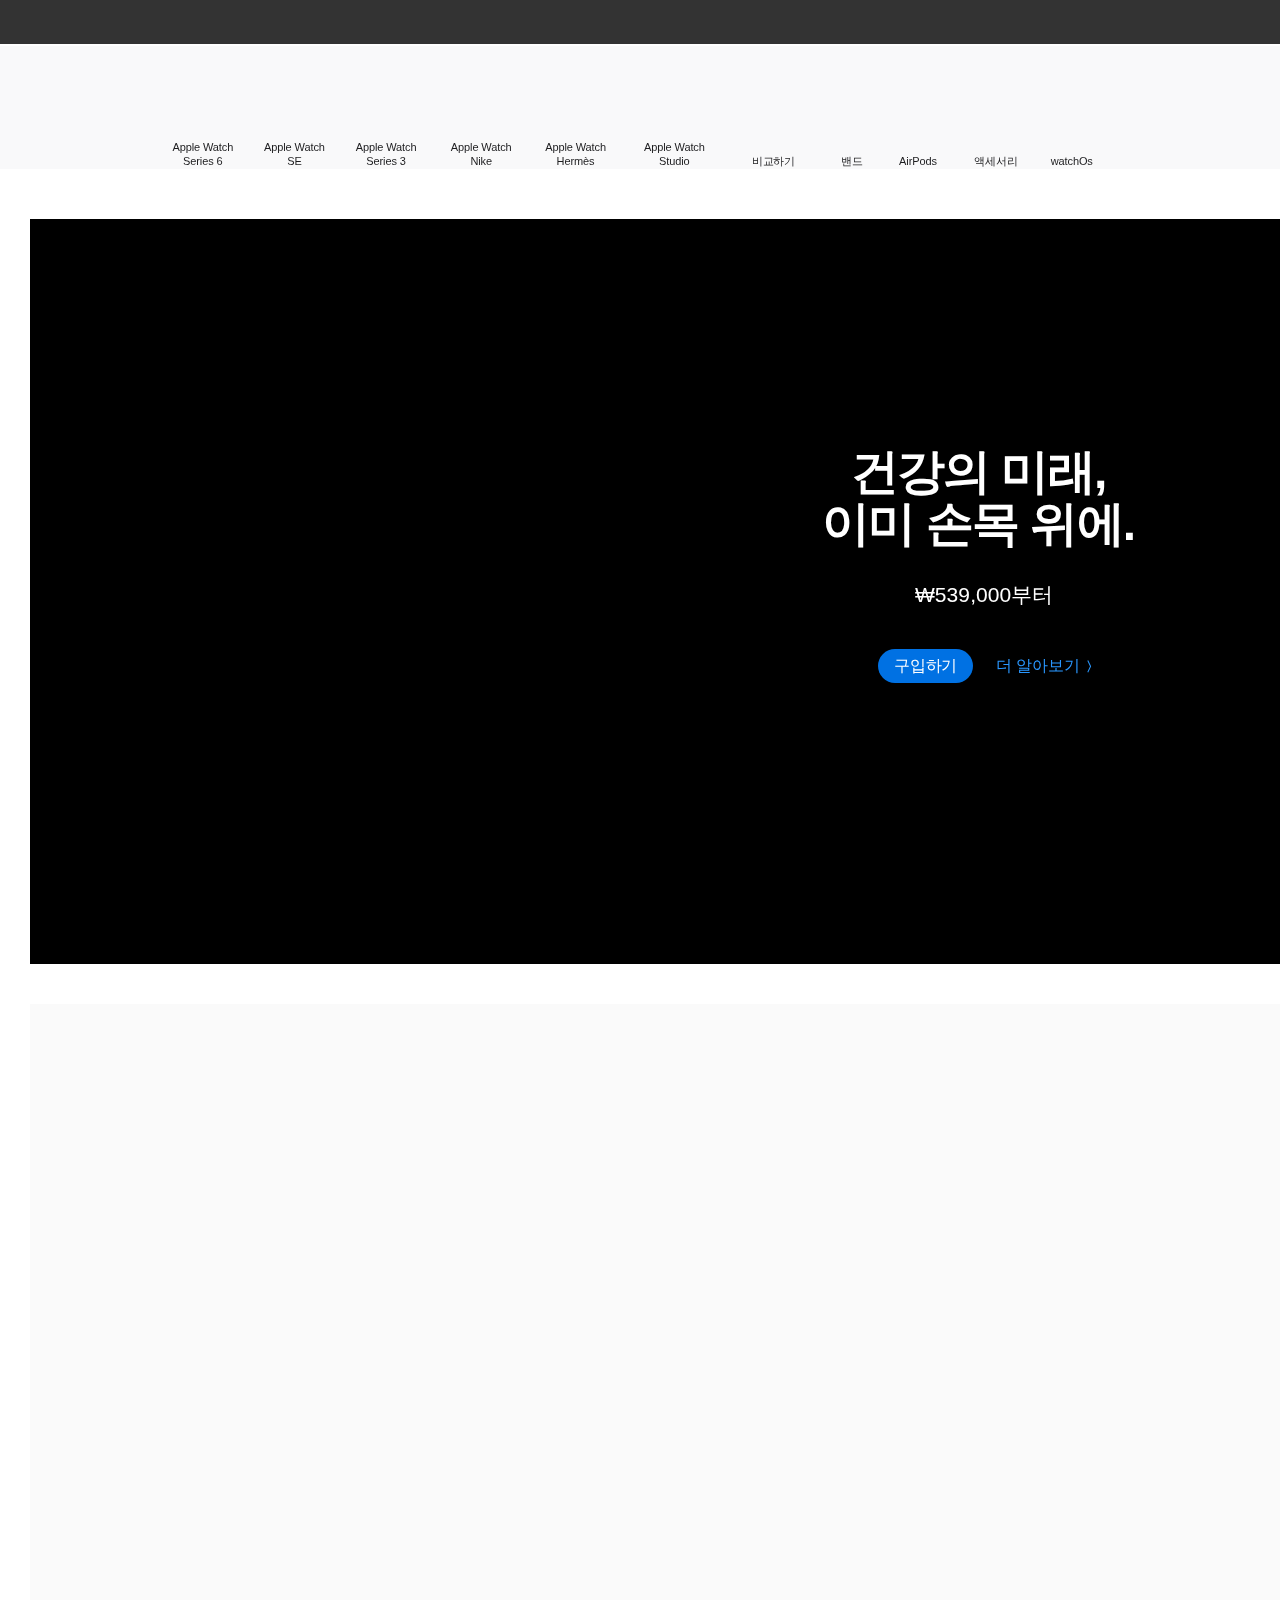
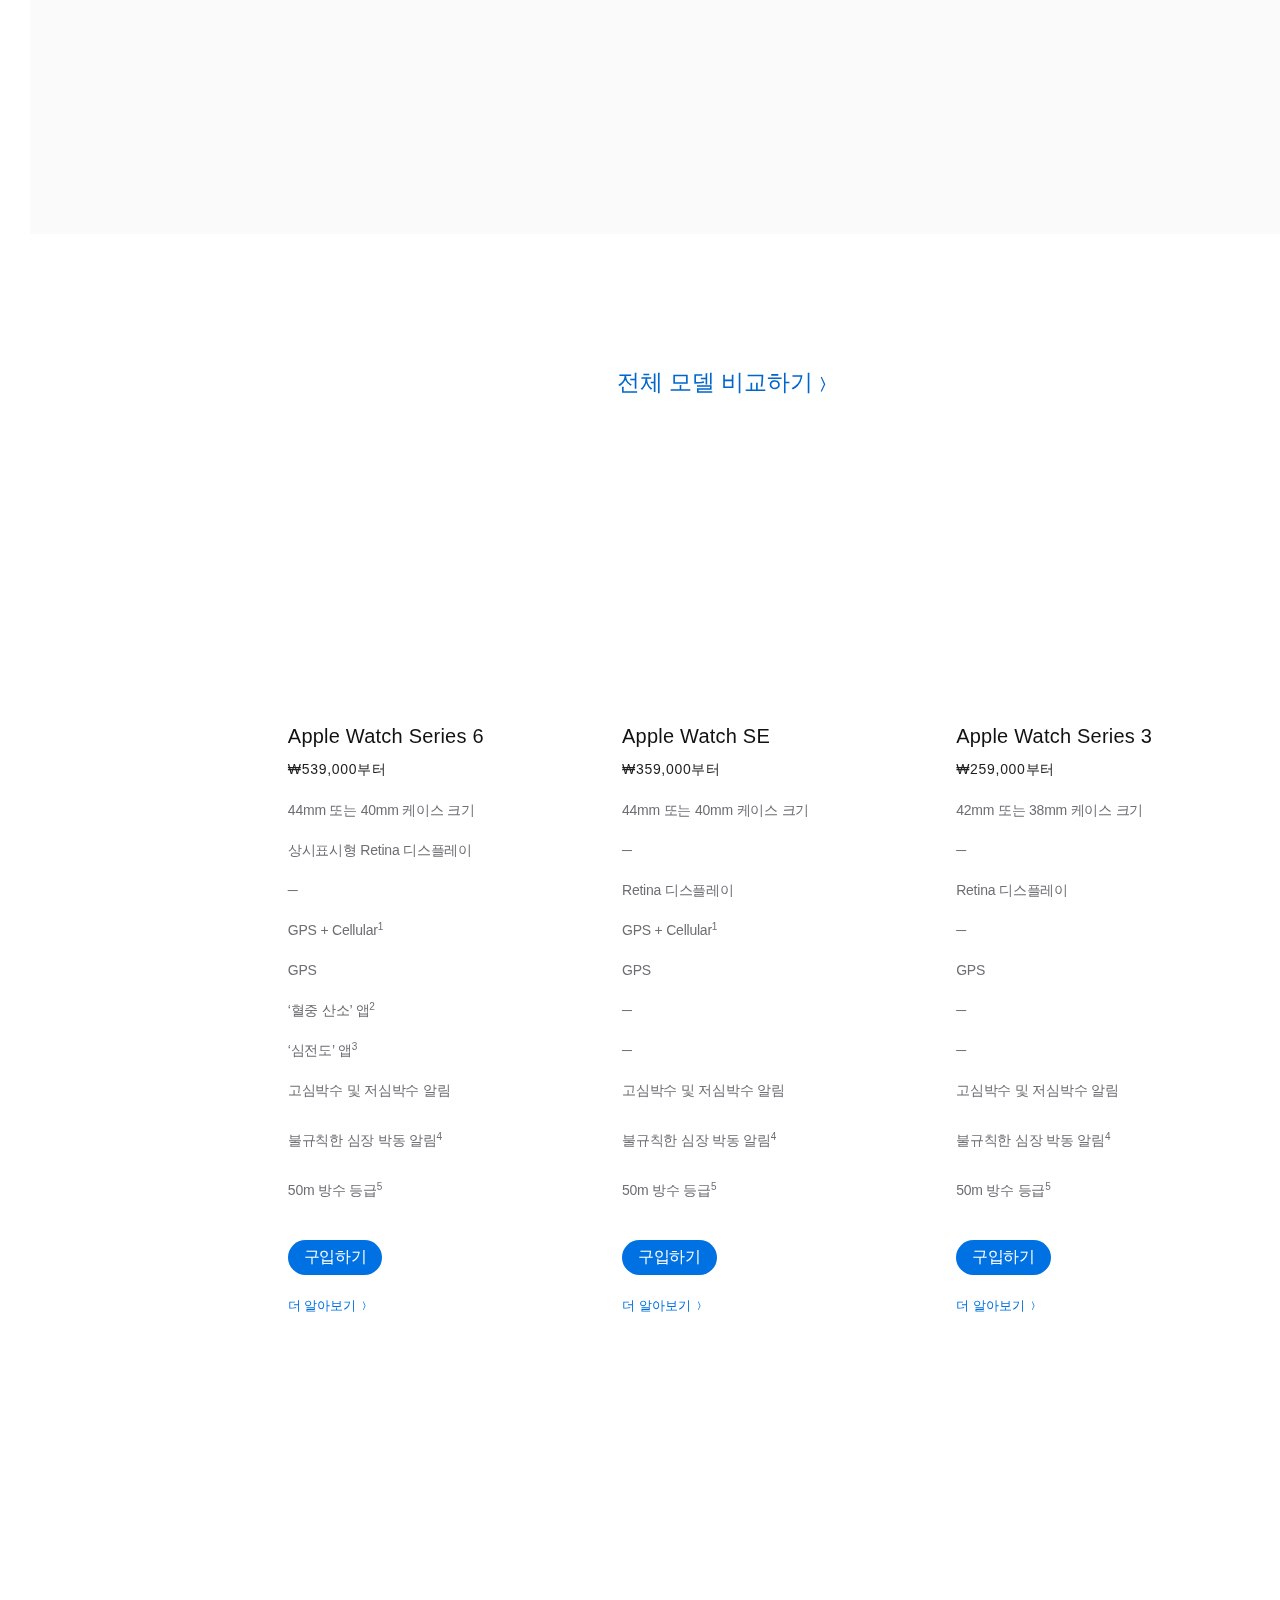
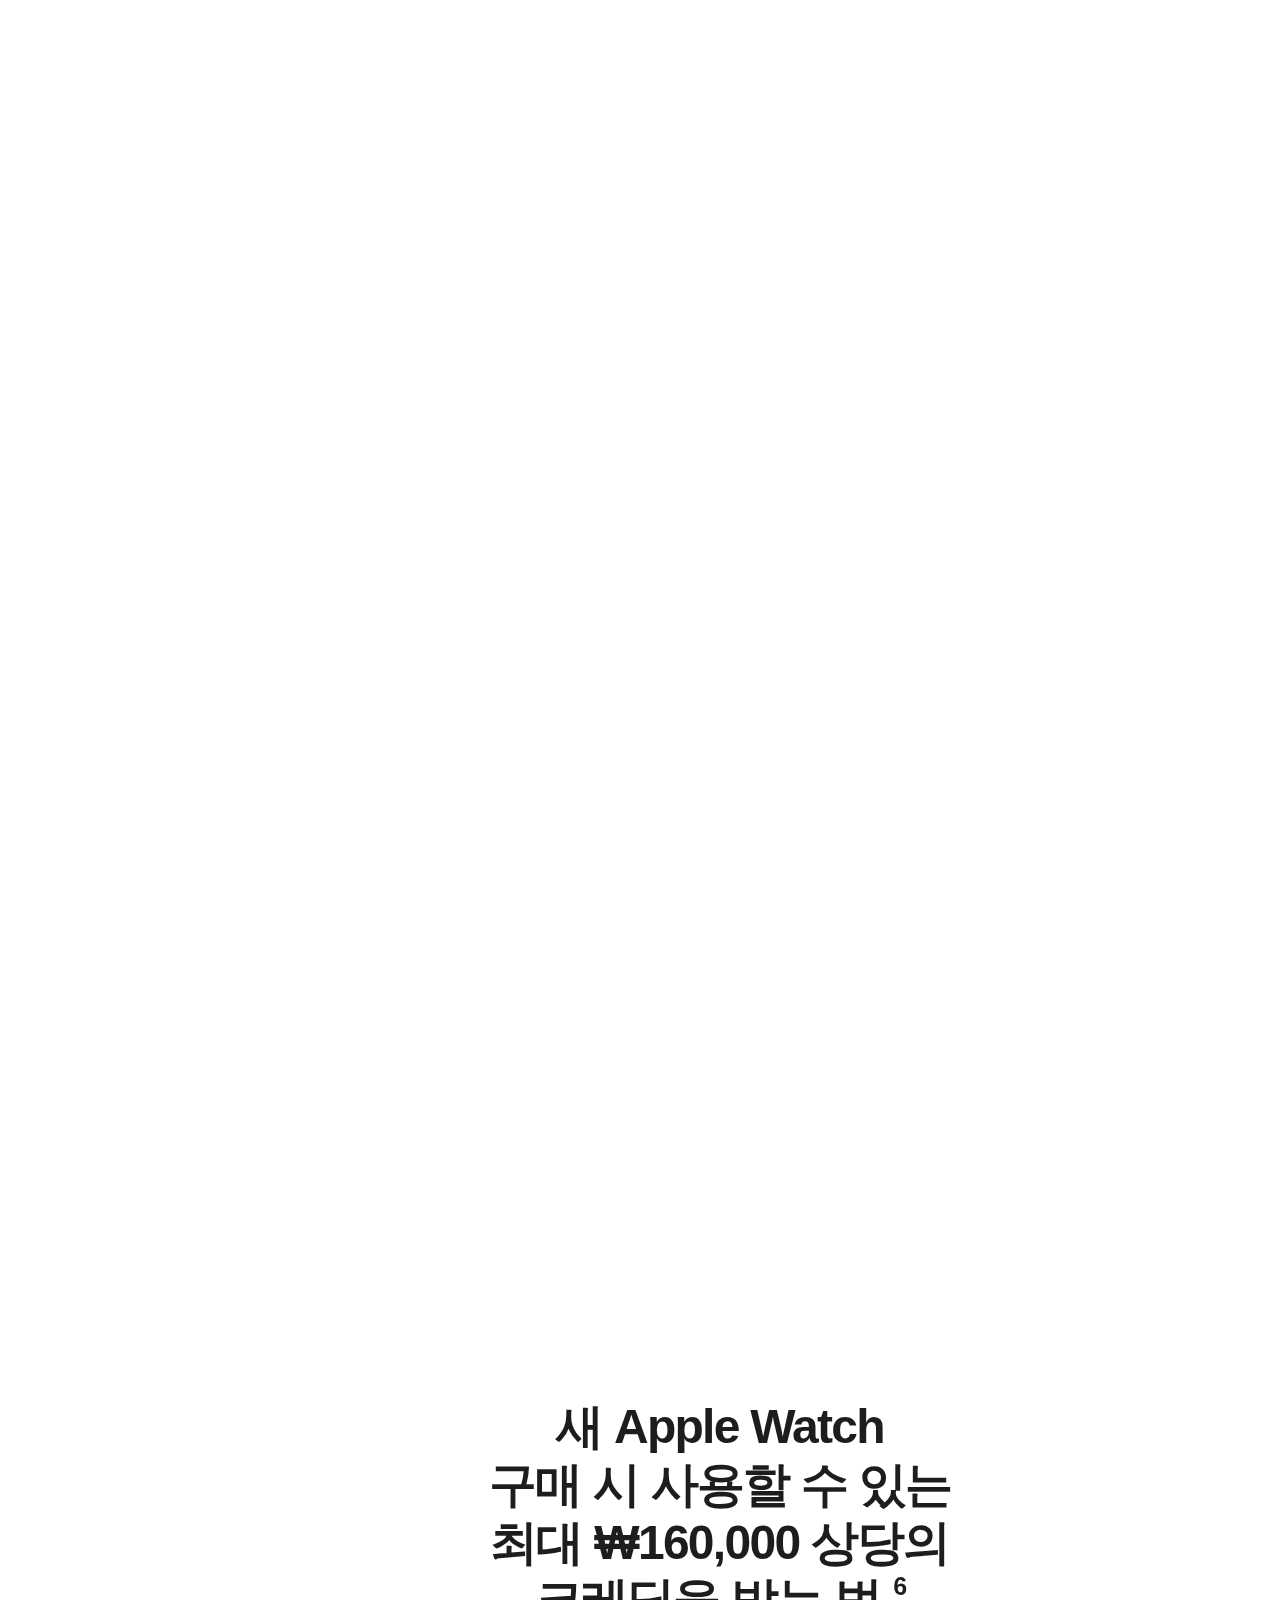
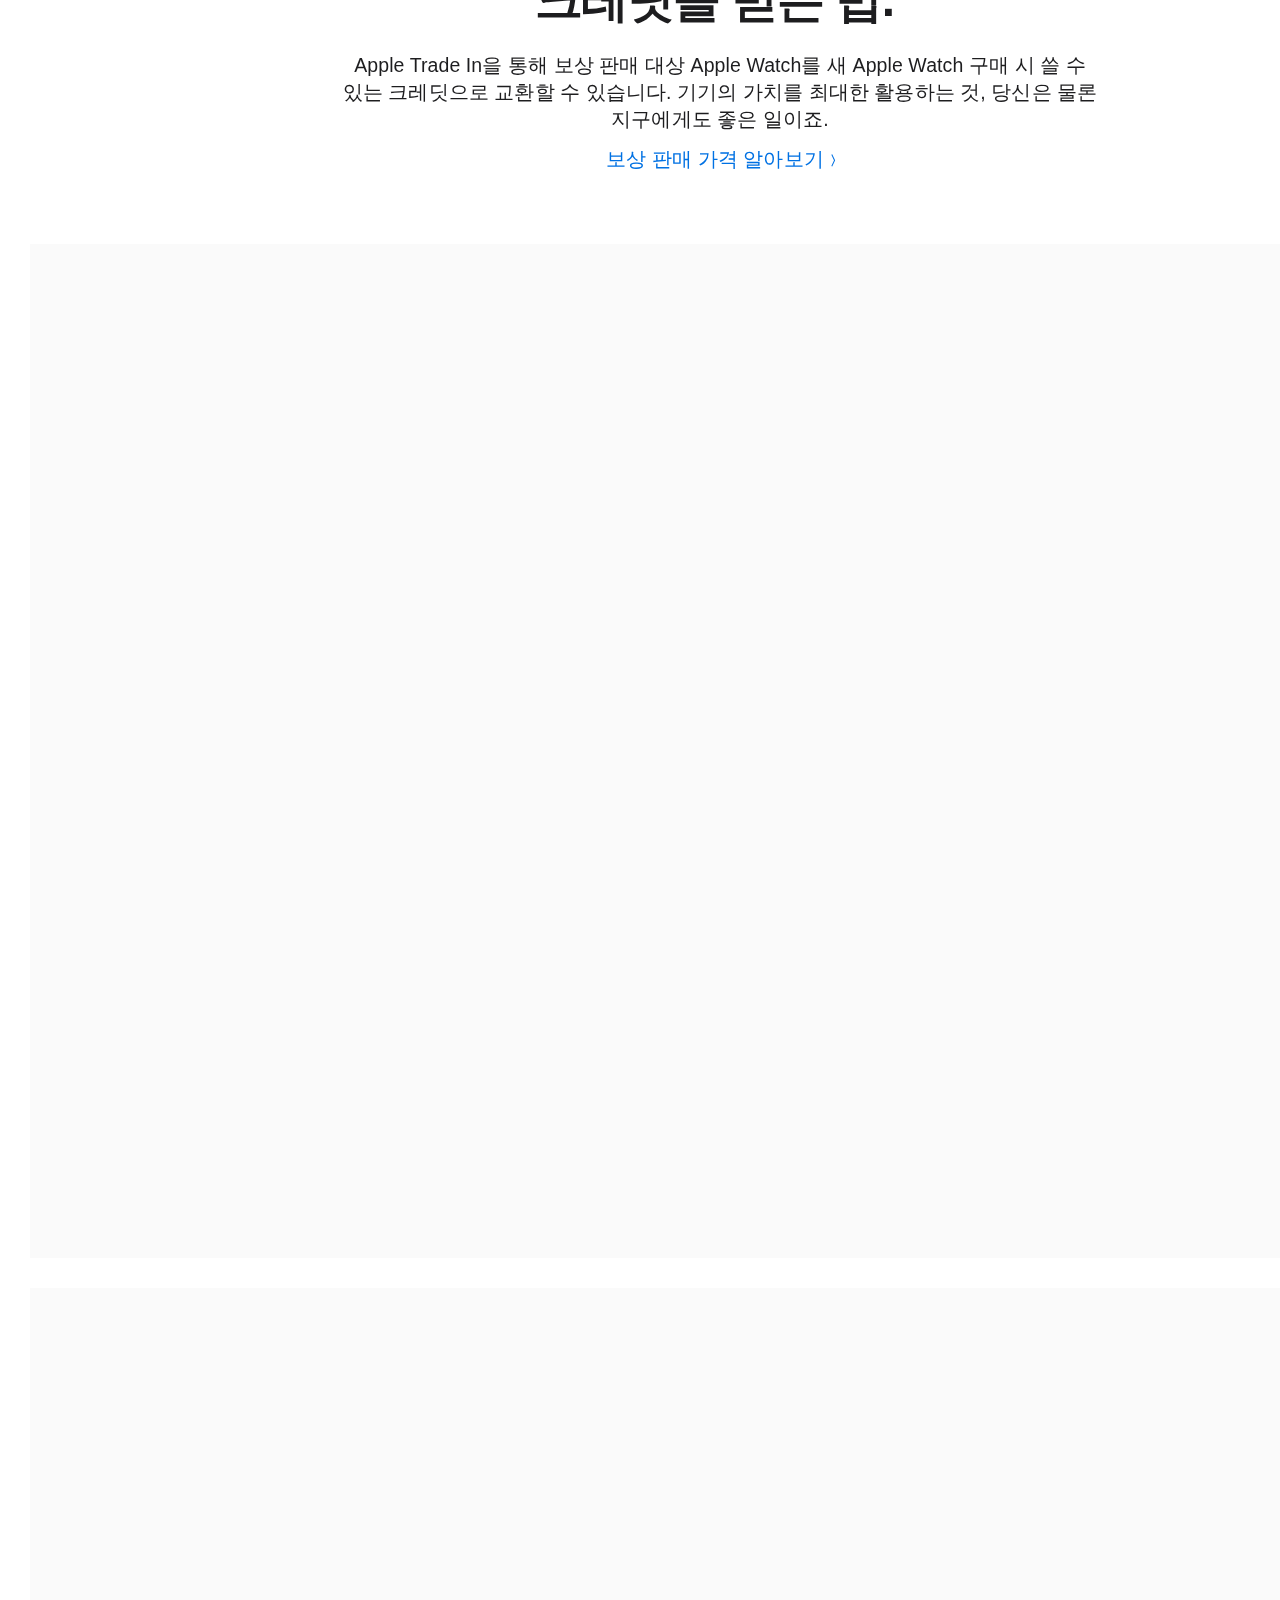
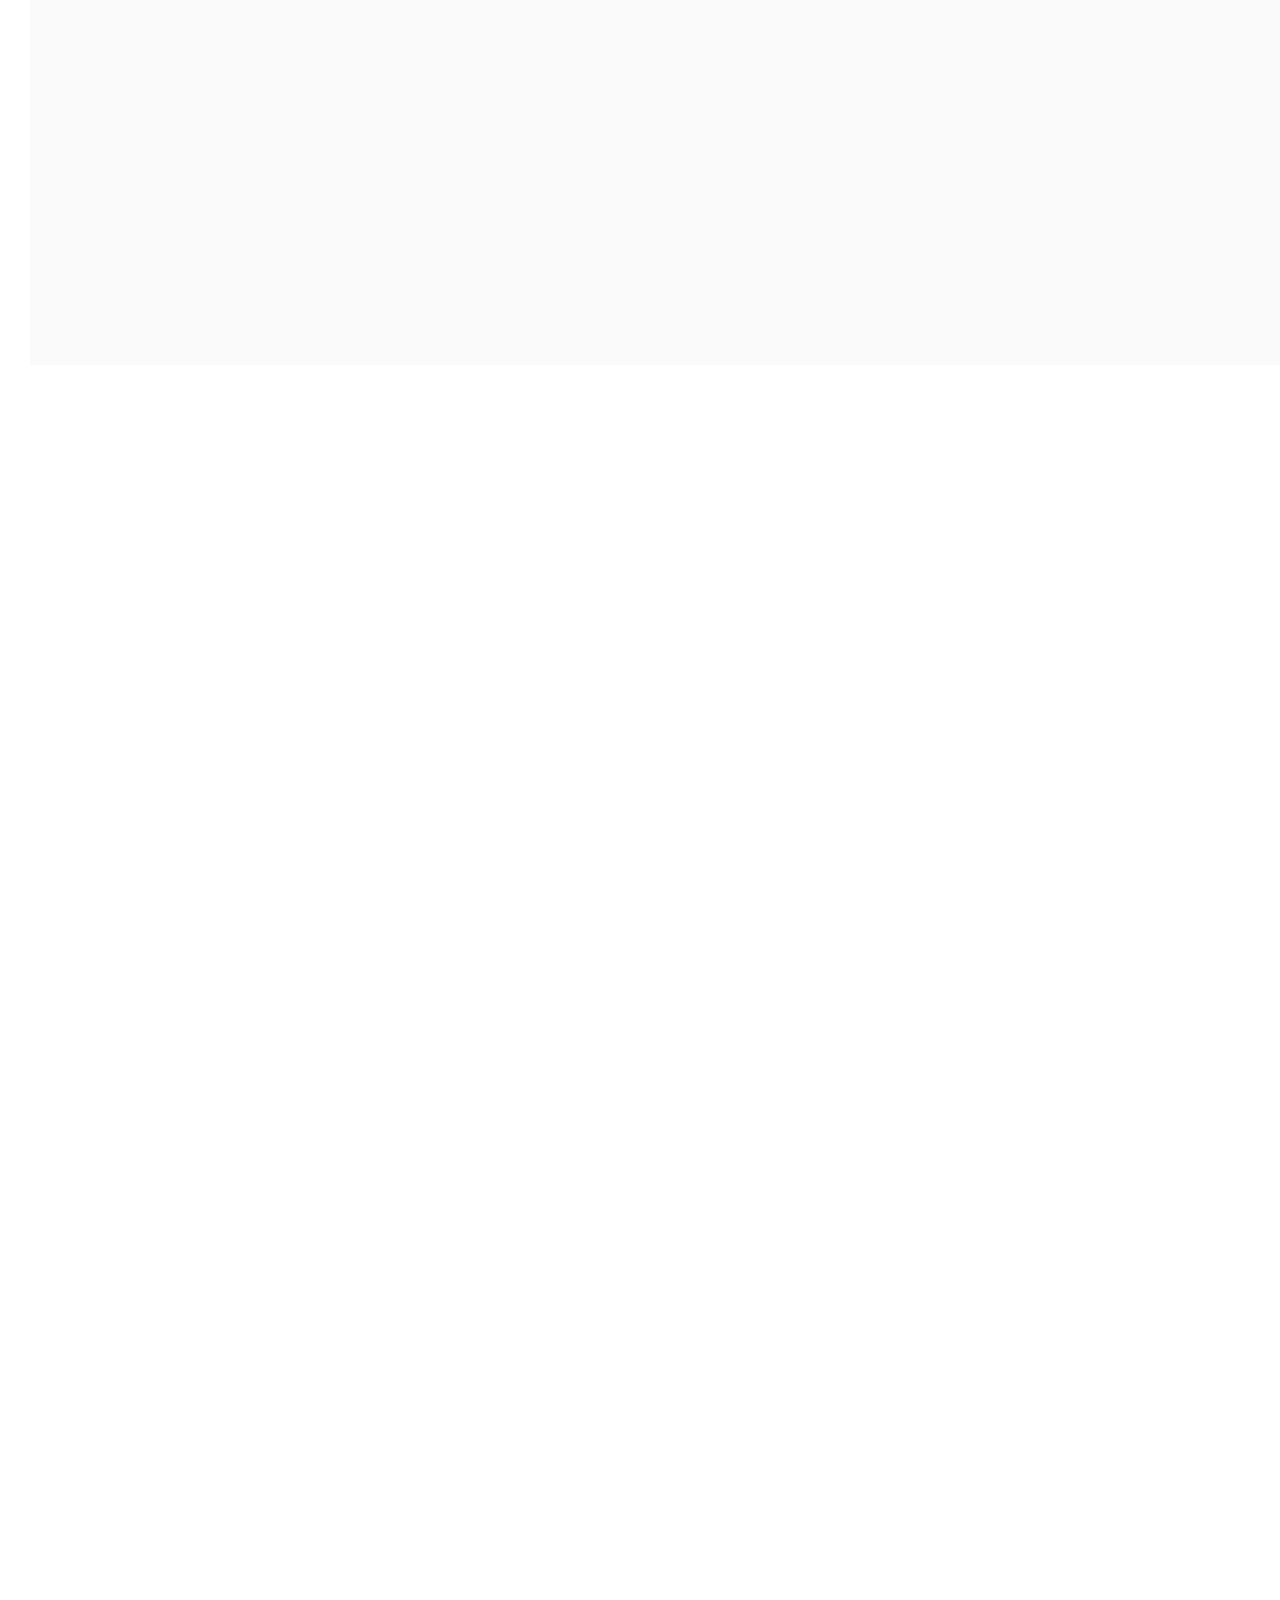
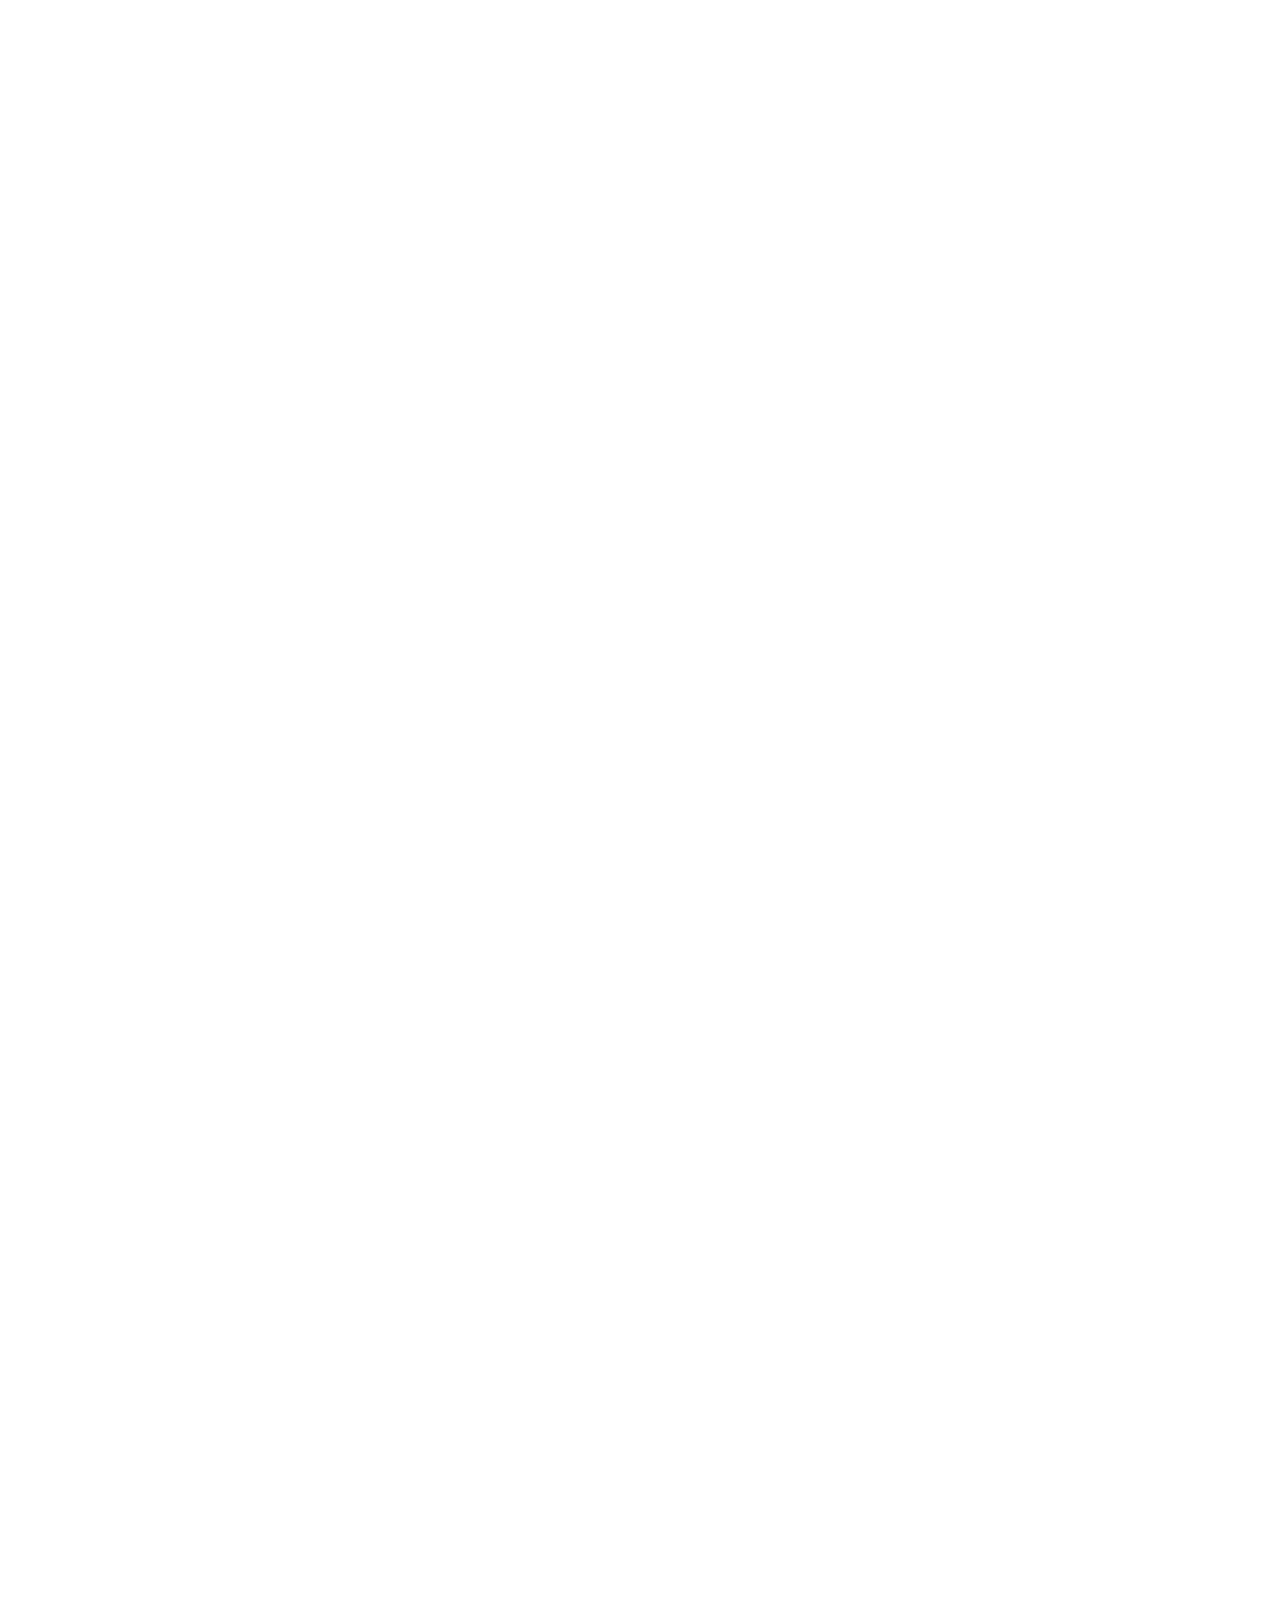
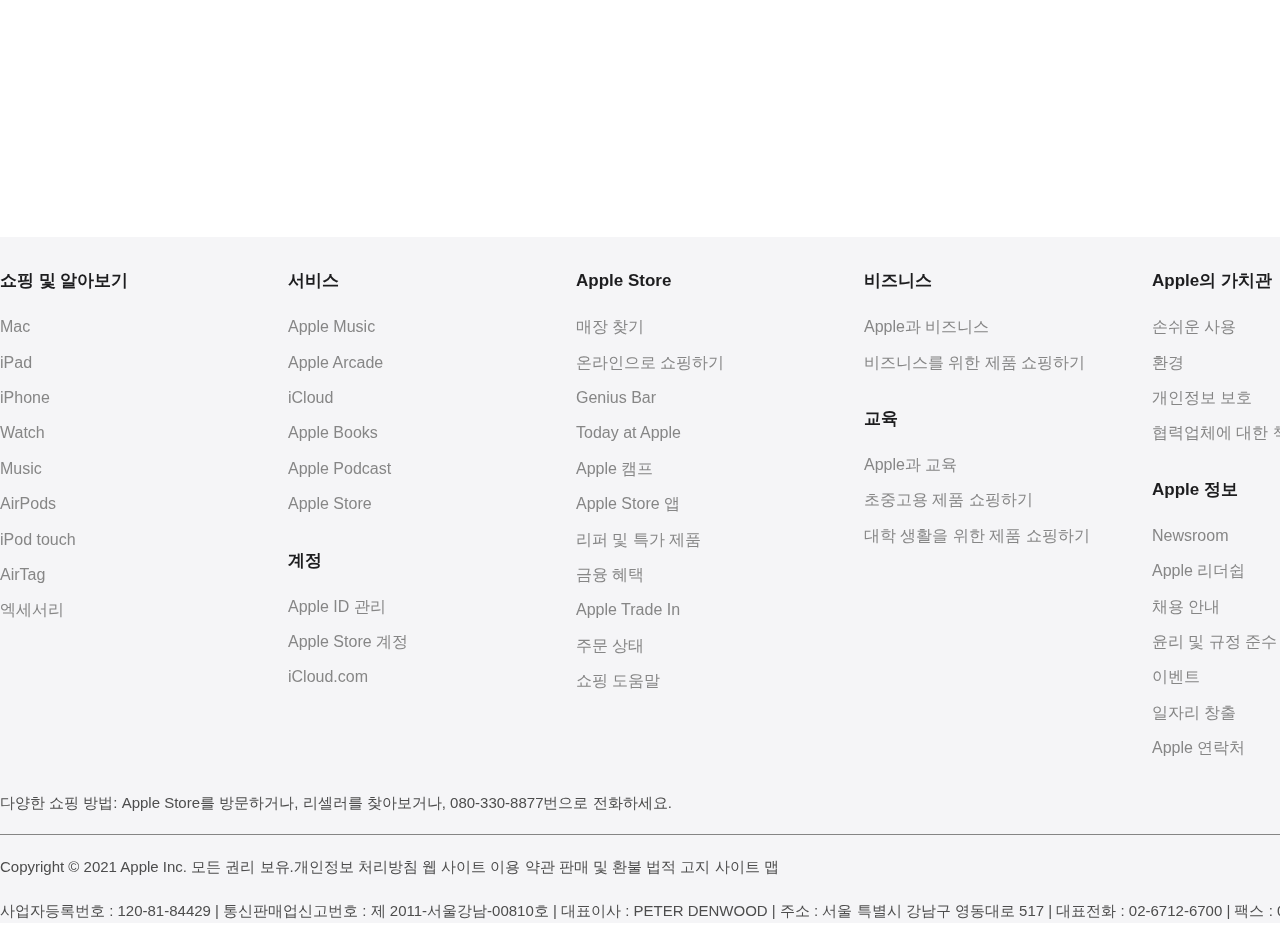
<file: watch.html>
<!-- <%@ page language="java" contentType="text/html; charset=UTF-8" -->
<!--     pageEncoding="UTF-8"%> -->
<!DOCTYPE html>
<html>
<head>
<meta charset="UTF-8">
<link rel="stylesheet" type="text/css" href="css/watch.css">
<link rel="stylesheet" type="text/css" href="css/top.css">
<link rel="stylesheet" type="text/css" href="css/bottom.css">
<script src="https://code.jquery.com/jquery-1.11.3.min.js"></script>
<link href="https://unpkg.com/aos@2.3.1/dist/aos.css" rel="stylesheet">
</head>
<body> 
	<!-- top -->
	
<div class = "topContainer_wrapper">
	<div class = "topContainer">
		<div class = "page appoleLogo"></div>
		<div class = "page Mac"></div>
		<div class = "page iPad"></div>
		<div class = "page iPhone"></div>
		<div class = "page Watch"></div>
		<div class = "page Music"></div>
		<div class = "page customer"></div>
		<div class = "page Search"></div>
		<div class = "page cart"></div>
	</div>
</div>

<script src="js/top.js"></script>
<!-- 	<%@ include file="top.jsp" %> -->

	<!-- 메뉴바 -->
	<div class="menu_bar_wrapper" data-aos="fade-left" data-aos-offset="400" data-aos-duration="1000">
		<div class="menu">
			<div class="menu_block move_button button_left"></div>
			<div class="menu_block series_6">
				<div class="series_6 icon"></div>
				<div class="menu_button">Apple Watch Series 6</div>
			</div>
			<div class="menu_block SE">
				<div class="SE icon"></div>
				<div class="menu_button">Apple Watch SE</div>
			</div>
			<div class="menu_block series_3">
				<div class="series_3 icon"></div>
				<div class="menu_button">Apple Watch Series 3</div>
			</div>
			<div class="menu_block Nike">
				<div class="Nike icon"></div>
				<div class="menu_button">Apple Watch Nike</div>
			</div>
			<div class="menu_block Hermes">
				<div class="Hermes icon"></div>
				<div class="menu_button">Apple Watch Hermès</div>
			</div>
			<div class="menu_block Apple_Watch_Studio">
				<div class="Apple_Watch_Studio icon"></div>
				<div class="menu_button">Apple Watch Studio</div>
			</div>
			<div class="menu_block compare">
				<div class="compare icon"></div>
				<div class="menu_button">비교하기</div>
			</div>
			<div class="menu_block band">
				<div class="band icon"></div>
				<div class="menu_button band">밴드</div>
			</div>
			<div class="menu_block AirPods">
				<div class="AirPods icon"></div>
				<div class="menu_button AirPods">AirPods</div>
			</div>
			<div class="menu_block Accessories">
				<div class="Accessories icon"></div>
				<div class="menu_button">액세서리</div>
			</div>
			<div class="menu_block watchOs">
				<div class="watchOs icon"></div>
				<div class="menu_button watchOs">watchOs</div>
			</div>
			<div class="menu_block move_button button_right"></div>
		</div>
	</div>
	<div class = "main">
		<!-- 메인 -->
		<div class="contents wrapper">
			<!-- series_6 -->
			<div class="series_6 wrapper">
				<div class="series_6 background" data-aos="fade-right" data-aos-offset="400" data-aos-duration="1000"></div>
				<div class="series_6 content" data-aos="zoom-in" data-aos-offset="0" data-aos-duration="2500">
					<div class="series_6 black_background icon_title"></div>
					<div class="series_6 black_background big title">건강의 미래, <br>이미 손목 위에.</div>
					<div class="series_6 black_background middle price">₩539,000부터</div>
					<div class="series_6 button more_info_wrapper">
						<div class="button buy">구입하기</div>
						<div class="series_6 more_info_sub_wrapper black_background">
							<div class="button more_info">더 알아보기</div>
							<div class="big right_arrow_icon"></div>
						</div>
					</div>
				</div>
			</div>
			<!-- SE -->
			<div class="SE wrapper">
				<div class="SE content" data-aos="zoom-in" data-aos-offset="0" data-aos-duration="2500">
					<div class="SE icon_title"></div>
					<div class="SE big title">손색없다. <br>부담 없다.</div>
					<div class="SE middle price">₩359,000부터</div>
					<div class="SE more_info_wrapper">
						<div class="button buy">구입하기</div>
						<div class="more_info_sub_wrapper">
							<div class="button more_info">더 알아보기</div>
							<div class="big right_arrow_icon"></div>
						</div>
					</div>
				</div>
				<div class="SE background" data-aos="fade-left" data-aos-offset="400" data-aos-duration="1000"></div>
			</div>
			<!-- 워치 시리즈 compare -->
			<div class="compare big title" data-aos="zoom-in" data-aos-offset="0" data-aos-duration="2500">당신에게 알맞은 Apple Watch는?</div>
			<div class="compare button_wrapper">
				<div class="button compare">전체 모델 비교하기</div>
				<div class="button right_arrow_icon"></div>
			</div>
			<div class="compare wrapper">
				<!-- 워치 시리즈 compare : series_6 -->
				<div class="compare series_6">
					<div class="compare series_6 image" data-aos="fade-right" data-aos-offset="400" data-aos-duration="1000"></div>
					<div class="compare series_6 middle title">Apple Watch Series 6</div>
					<div class="compare series_6 small price">₩539,000부터</div>
					<div class="compare series_6 small content_1">44mm 또는 40mm 케이스 크기</div>
					<div class="compare series_6 small content_2">상시표시형 Retina 디스플레이</div>
					<div class="compare series_6 small content_3 none"></div>
					<div class="compare series_6 small content_4_wrapper">
						<div class="compare series_6 small content_4">GPS + Cellular</div>
						<div class="compare series_6 small note_num">1</div>
					</div>
					<div class="compare series_6 small content_5">GPS</div>
					<div class="compare series_6 small content_6_wrapper">
						<div class="compare series_6 small content_6">‘혈중 산소’ 앱</div>
						<div class="compare series_6 small note_num">2</div>
					</div>
					<div class="compare series_6 small content_7_wrapper">
						<div class="compare series_6 small content_7">‘심전도’ 앱</div>
						<div class="compare series_6 small note_num">3</div>
					</div>
					<div class="compare series_6 small content_8">고심박수 및 저심박수 알림</div>
					<div class="compare series_6 small content_9_wrapper">
						<div class="compare series_6 small content_9">불규칙한 심장 박동 알림</div>
						<div class="compare series_6 small note_num">4</div>
					</div>
					<div class="compare series_6 small content_10_wrapper">
						<div class="compare series_6 small content_10">50m 방수 등급</div>
						<div class="compare series_6 small note_num">5</div>
					</div>
					<div class="compare more_info_wrapper">
						<div class="compare button buy">구입하기</div>
					</div>
					<div class="compare more_info_wrapper">
						<div class="button more_info">더 알아보기</div>
						<div class="small right_arrow_icon"></div>
					</div>
				</div>
				<!-- 워치 시리즈 compare : SE -->
				<div class="compare SE">
					<div class="compare SE image" data-aos="fade-down" data-aos-offset="400" data-aos-duration="1000"></div>
					<div class="compare SE middle title">Apple Watch SE</div>
					<div class="compare SE small price">₩359,000부터</div>
					<div class="compare SE small content_1">44mm 또는 40mm 케이스 크기</div>
					<div class="compare SE small content_2 none"></div>
					<div class="compare SE small content_3">Retina 디스플레이</div>
					<div class="compare SE small content_4_wrapper">
						<div class="compare SE small content_4">GPS + Cellular</div>
						<div class="compare SE small note_num">1</div>
					</div>
					<div class="compare SE small content_5">GPS</div>
					<div class="compare SE small content_6 none"></div>
					<div class="compare SE small content_7 none"></div>
					<div class="compare SE small content_8">고심박수 및 저심박수 알림</div>
					<div class="compare SE small content_9_wrapper">
						<div class="compare SE small content_9">불규칙한 심장 박동 알림</div>
						<div class="compare SE small note_num">4</div>
					</div>
					<div class="compare SE small content_10_wrapper">
						<div class="compare SE small content_10">50m 방수 등급</div>
						<div class="compare SE small note_num">5</div>
					</div>
					<div class="compare more_info_wrapper">
						<div class="compare button buy">구입하기</div>
					</div>
					<div class="compare more_info_wrapper">
						<div class="button more_info">더 알아보기</div>
						<div class="small right_arrow_icon"></div>
					</div>
				</div>
				<!-- 워치 시리즈 compare : series_3 -->
				<div class="compare series_3">
					<div class="compare series_3 image" data-aos="fade-left" data-aos-offset="400" data-aos-duration="1000"></div>
					<div class="compare series_3 middle title">Apple Watch Series 3</div>
					<div class="compare series_3 small price">₩259,000부터</div>
					<div class="compare series_3 small content_1">42mm 또는 38mm 케이스 크기</div>
					<div class="compare series_3 small content_2 none"></div>
					<div class="compare series_3 small content_3">Retina 디스플레이</div>
					<div class="compare series_3 small content_4 none"></div>
					<div class="compare series_3 small content_5">GPS</div>
					<div class="compare series_3 small content_6 none"></div>
					<div class="compare series_3 small content_7 none"></div>
					<div class="compare series_3 small content_8">고심박수 및 저심박수 알림</div>
					<div class="compare series_3 small content_9_wrapper">
						<div class="compare series_3 small content_9">불규칙한 심장 박동 알림</div>
						<div class="compare series_3 small note_num">4</div>
					</div>
					<div class="compare series_3 small content_10_wrapper">
						<div class="compare series_3 small content_10">50m 방수 등급</div>
						<div class="compare series_3 small note_num">5</div>
					</div>
					<div class="compare more_info_wrapper">
						<div class="compare button buy">구입하기</div>
					</div>
					<div class="compare more_info_wrapper">
						<div class="button more_info">더 알아보기</div>
						<div class="small right_arrow_icon"></div>
					</div>
				</div>
			</div>
			<!-- international collection -->
			<div class="international_collection wrapper" data-aos="fade-left" data-aos-offset="400" data-aos-duration="1000">
				<div class="international_collection content" data-aos="zoom-in" data-aos-offset="0" data-aos-duration="2500">
					<div class="international_collection middle title">인터내셔널 컬렉션</div>
					<div class="international_collection big title">뜨거운 응원을 손목에.</div>
					<div class="international_collection middle content">각국의 국기를 모티프로 한 한정판 스포츠 루프 및<br>시계 페이스를 손목에 두르고 자신의 국가를<br>응원해보세요.</div>
					<div class="international_collection middle more_info_wrapper">
						<div class="button more_info_sub_wrapper international">
							<div class="check international">국가 보기</div>
							<div class="plus_icon"></div>
						</div>
						<div class="more_info_sub_wrapper">
							<div class="button shopping">컬렉션 쇼핑하기</div>
							<div class="big right_arrow_icon"></div>
						</div>
					</div>
				</div>
				<div class="international_collection background"></div>
			</div>
			<!-- watchOS 8 -->
			<div class="watchOS_8 wrapper" data-aos="fade-right" data-aos-offset="400" data-aos-duration="1000">
				<div class="watchOS_8 background"></div>
				<div class="watchOS_8 content" data-aos="zoom-in" data-aos-offset="0" data-aos-duration="2500">
					<div class="watchOS_8 big title">watchOS 8</div>
					<div class="watchOS_8 small subtitle">깊게 들여다보다. 멀리 앞서가다.</div>
					<div class="watchOS_8 more_info_wrapper">
						<div class="button more_info">새로운 기능 살펴보기</div>
						<div class="big right_arrow_icon"></div>
					</div>
				</div>
			</div>
			<!-- credit -->
			<div class="credit wrapper">
				<div class="credit title_wrapper">
					<div class="credit big title">
						새 Apple Watch
						<br>
						구매 시 사용할 수 있는
						<br>
						최대 ₩160,000 상당의
						<div class="credit_note_wrapper">
							<div class="credit_note_wrapper credit big title">크레딧을 받는 법.</div>
							<div class="credit button big note_num">6</div>
						</div>
					</div>
				</div>
				<div class="credit middle subtitle">Apple Trade In을 통해 보상 판매 대상 Apple Watch를 새 Apple Watch 구매 시 쓸 수<br>있는 크레딧으로 교환할 수 있습니다. 기기의 가치를 최대한 활용하는 것, 당신은 물론<br>지구에게도 좋은 일이죠.</div>
				<div class="credit button more_info_wrapper">
					<div class="button middle more_info">보상 판매 가격 알아보기</div>
					<div class="big right_arrow_icon"></div>
				</div>
			</div>
			<!-- Apple_Watch_Studio -->
			<div class="Apple_Watch_Studio wrapper">
				<div class="Apple_Watch_Studio background" data-aos="fade-left" data-aos-offset="400" data-aos-duration="1000">
					<div class="Apple_Watch_Studio content" data-aos="zoom-in" data-aos-offset="0" data-aos-duration="2500">
						<div class="Apple_Watch_Studio middle title">Apple Watch Studio</div>
						<div class="Apple_Watch_Studio big title">다양한 케이스, 다양한 밴드로.<br>스타일 연출도 자유롭게.</div>
						<div class="Apple_Watch_Studio my_style">
							<div class="Apple_Watch_Studio button my_style inside">
								<span>자신만의 스타일 완성하기</span>
							</div>
						</div>
					</div>
				</div>
				<div class="Apple_Watch_Studio image" data-aos="fade-right" data-aos-offset="400" data-aos-duration="1000"></div>
			</div>
			<!-- why Apple Watch -->
			<div class="why wrapper">
				<div class="why content" data-aos="zoom-in" data-aos-offset="0" data-aos-duration="2500">
					<div class="why middle title">Apple Watch를 선택하는 이유</div>
					<div class="why big title">건강한 삶을 위한<br>궁극의 기기니까.</div>
					<div class="more_info_wrapper">
						<div class="button middle more_info">더 알아보기</div>
						<div class="big right_arrow_icon"></div>
					</div>
				</div>
				<div class="why background" data-aos="fade-left" data-aos-offset="400" data-aos-duration="1000"></div>
			</div>
			<!-- watchOS 7 -->
			<div class="watchOS_7 wrapper">
				<div class="watchOS_7 background" data-aos="fade-in" data-aos-offset="400" data-aos-duration="1000"></div>
				<div class="watchOS_7 content" data-aos="zoom-in" data-aos-offset="0" data-aos-duration="2500">
					<div class="watchOS_7 black_background middle subtitle">watchOS 7</div>
					<div class="watchOS_7 black_background big title">차이는 그야말로<br>낮과 밤.</div>
					<div class="watchOS_7 more_info_wrapper black_background">
						<div class="button middle more_info">더 알아보기</div>
						<div class="big right_arrow_icon"></div>
					</div>
				</div>
			</div>
			<!-- Accessories -->
			<div class="Accessories biger title" data-aos="zoom-in" data-aos-offset="0" data-aos-duration="2500">Apple Watch 필수 액세서리</div>
			<div class="Accessories band_carving">
				<div class="band background" data-aos="fade-right" data-aos-offset="400" data-aos-duration="1000">
					<div class="band big title">봄처럼, 화사하게.</div>
					<div class="band more_info_wrapper">
						<div class="button more_info_sub_wrapper">
							<div class="button middle more_info">최신 밴드 쇼핑하기</div>
							<div class="big right_arrow_icon"></div>
						</div>
					</div>
				</div>
				<div class="carving background" data-aos="fade-left" data-aos-offset="400" data-aos-duration="1000">
					<div class="carving big title">자신만의 이야기를 새기다.</div>
					<div class="carving middle subtitle">AirPods을 위한 새로운 각인 옵션.<br>글자, 이모티콘, 숫자 조합으로<br>더욱 개성 있게.</div>
					<div class="carving more_info_wrapper">
						<div class="carving more_info_sub_wrapper">
							<div class="button middle more_info">더 알아보기</div>
							<div class="big right_arrow_icon"></div>
						</div>
					</div>
				</div>
			</div>
	
			<!-- 배송정보 / 금융혜택 / 문의하기 -->
			<div class="delivery_benefits_help_wrapper">
				<div class="col delivery_wrapper" data-aos="fade-left" data-aos-offset="400" data-aos-duration="1000">
					<div class="delivery icon"></div>
					<div class="delivery title">업무일 기준 무료 익일 배송</div>
					<div class="delivery content">오후 3시 이전에 주문된<br>재고 보유 제품에 한합니다.</div>
					<div class="more_info_wrapper">
						<div class="button more_info">더 알아보기</div>
						<div class="more_info_icon"></div>
					</div>
				</div>
				<div class="col benefits_wrapper" data-aos="fade-up" data-aos-offset="400" data-aos-duration="1000">
					<div class="benefits icon"></div>
					<div class="benefits title">금융혜택</div>
					<div class="benefits content">무이자 할부를 통해 Apple 제품을<br>부담 없이 구매하실 수 있습니다.</div>
					<div class="more_info_wrapper">
						<div class="button more_info">더 알아보기</div>
						<div class="more_info_icon"></div>
					</div>
				</div>
				<div class="col help_wrapper" data-aos="fade-right" data-aos-offset="400" data-aos-duration="1000">
					<div class="help icon"></div>
					<div class="help title">온라인 개인 맞춤 세션</div>
					<div class="help content">기본 사용법부터 프로 팁까지, 새로 산<br>iPhone을 더욱 잘 활용할 수 있도록<br>도와드립니다.</div>
					<div class="more_info_wrapper">
						<div class="button more_info">더 알아보기</div>
						<div class="more_info_icon"></div>
					</div>
				</div>
			</div>
			<!-- Apple Watch 활용법 -->
			<div class="use biger title" data-aos="zoom-in" data-aos-offset="0" data-aos-duration="2500">Apple Watch를 더욱더 잘 활용하는 법</div>
			<div class="use music_fitness">
				<div class="music background" data-aos="fade-down" data-aos-offset="400" data-aos-duration="1000">
					<div class="music icon_title"></div>
					<div class="music middle subtitle">7천5백만 곡 이상. 첫 3개월은 무료.</div>
					<div class="music middle more_info_wrapper">
						<div class="music more_info_sub_wrapper">
							<div class="button try">무료 체험하기</div>
							<div class="music button note">7</div>
							<div class="diagonal_arrow_icon"></div>
						</div>
						<div class="more_info_sub_wrapper">
							<div class="button more_info">더 알아보기</div>
							<div class="right_arrow_icon"></div>
						</div>
					</div>
				</div>
				<div class="fitness background" data-aos="fade-down" data-aos-offset="400" data-aos-duration="1000">
					<div class="fitness black_background big title">세 개의 링. 하나의 목표.</div>
					<div class="fitness black_background button more_info_wrapper">
						<div class="fitness middle more_info_sub_wrapper black_background">
							<div class="button more_info">Apple Watch의 활동 링 채우는 방법 살펴보기</div>
							<div class="right_arrow_icon"></div>
						</div>
					</div>
				</div>
			</div>
		</div>
	</div>
	
	
	
	<div class ="bottom">
		<div class = "bottom_container">
			<div class = "bottom_container_box">
				<div class = "list">
					<div class = "list_title">쇼핑 및 알아보기</div>
					<div class = "list_item Mac">Mac</div>
					<div class = "list_item iPad">iPad</div>
					<div class = "list_item iPhone">iPhone</div>
					<div class = "list_item Watch">Watch</div>
					<div class = "list_item Music">Music</div>
					<div class = "list_item AitPods">AirPods</div>
					<div class = "list_item iPod touch">iPod touch</div>
					<div class = "list_item AirTag">AirTag</div>
					<div class = "list_item">엑세서리</div>
					
				</div>
			</div>
			
			<div class = "bottom_container_box">
				<div class = "list">
					<div class = "list_title">서비스</div>
					<div class = "list_item">Apple Music</div>
					<div class = "list_item">Apple Arcade</div>
					<div class = "list_item">iCloud</div>
					<div class = "list_item">Apple Books</div>
					<div class = "list_item">Apple Podcast</div>
					<div class = "list_item">Apple Store</div>
				</div>
				<div class = "list">
					<div class = "list_title">계정</div>
					<div class = "list_item">Apple ID 관리</div>
					<div class = "list_item">Apple Store 계정</div>
					<div class = "list_item">iCloud.com</div>
				</div>
			</div>
			
			<div class = "bottom_container_box">
				<div class = "list">
					<div class = "list_title">Apple Store</div>
					<div class = "list_item">매장 찾기</div>
					<div class = "list_item">온라인으로 쇼핑하기</div>
					<div class = "list_item">Genius Bar</div>
					<div class = "list_item">Today at Apple</div>
					<div class = "list_item">Apple 캠프</div>
					<div class = "list_item">Apple Store 앱</div>
					<div class = "list_item">리퍼 및 특가 제품</div>
					<div class = "list_item">금융 혜택</div>
					<div class = "list_item">Apple Trade In</div>
					<div class = "list_item">주문 상태</div>
					<div class = "list_item">쇼핑 도움말</div>
				</div>
			</div>
			
			<div class = "bottom_container_box">
				<div class = "list">
					<div class = "list_title">비즈니스</div>
					<div class = "list_item">Apple과 비즈니스</div>
					<div class = "list_item">비즈니스를 위한 제품 쇼핑하기</div>
				</div>
				<div class = "list">
					<div class = "list_title">교육</div>
					<div class = "list_item">Apple과 교육</div>
					<div class = "list_item">초중고용 제품 쇼핑하기</div>
					<div class = "list_item">대학 생활을 위한 제품 쇼핑하기</div>
				</div>
			</div>
			
			<div class = "bottom_container_box">
				<div class = "list">
					<div class = "list_title">Apple의 가치관</div>
					<div class = "list_item">손쉬운 사용</div>
					<div class = "list_item">환경</div>
					<div class = "list_item">개인정보 보호</div>
					<div class = "list_item">협력업체에 대한 책임</div>
				</div>
				<div class = "list">
					<div class = "list_title">Apple 정보</div>
					<div class = "list_item">Newsroom</div>
					<div class = "list_item">Apple 리더쉽</div>
					<div class = "list_item">채용 안내</div>
					<div class = "list_item">윤리 및 규정 준수</div>
					<div class = "list_item">이벤트</div>
					<div class = "list_item">일자리 창출</div>
					<div class = "list_item">Apple 연락처</div>
				</div>
			</div>
		</div>
		
		<div class = "footer_container">
			<div class = "footer_item footer_call">다양한 쇼핑 방법: Apple Store를 방문하거나, 리셀러를 찾아보거나, 080-330-8877번으로 전화하세요.</div>
			<div class = "footer_item footer_line"></div>
			<div class = "footer_item footer_notice">Copyright © 2021 Apple Inc. 모든 권리 보유.개인정보 처리방침 웹 사이트 이용 약관 판매 및 환불 법적 고지 사이트 맵</div>
			<div class = "footer_item footer_notice">사업자등록번호 : 120-81-84429 | 통신판매업신고번호 : 제 2011-서울강남-00810호 | 대표이사 : PETER DENWOOD | 주소 : 서울 특별시 강남구 영동대로 517 | 대표전화 : 02-6712-6700 | 팩스 : 02-6928-0000</div>
		
		</div>
	</div>

<script src="js/bottom.js"></script>	
	
	
	
	
	<!-- Script -->
	<script src="js/watch.js"></script>
	<script src="https://unpkg.com/aos@2.3.1/dist/aos.js"></script>
	<script type="text/javascript">
		AOS.init();
	</script>
</body>
</html>

<!-- footer -->
<!-- <%@ include file="bottom.jsp" %> -->
</file>
<file: css/home.css>
@charset "UTF-8";
body{
	margin: 0;
	line-height: 1.58824;
    letter-spacing: 0em;
    font-family: "SF Pro KR","SF Pro Text","SF Pro Icons","Apple Gothic","HY Gulim","MalgunGothic","HY Dotum","Lexi Gulim","Helvetica Neue","Helvetica","Arial",sans-serif;
    overflow-x: hidden;
	overflow-y: auto;
}
.main{
	width: 1440px;
	margin: 0 auto;
}

/* <!-- 공통 --> */
.button {
    color: #06c;
    letter-spacing: inherit;
    cursor: pointer;
}
.more_info:hover {
    cursor: pointer;
    text-decoration: underline;
}
.buy:hover {
    cursor: pointer;
    text-decoration: underline;
}
.try:hover {
    cursor: pointer;
    text-decoration: underline;
}
.home {
    text-align: center;
    cursor: pointer;
}
.big.buy {
    margin-left: 52px;
}
.big.title {
	line-height: 1.47865;
    font-size: 56px;
    font-weight: 542;
    letter-spacing: -.005em;
    font-family: "SF Pro Display","SF Pro Icons","Helvetica Neue","Helvetica","Arial",sans-serif;
    color: #1d1d1f;
    padding-top: 40px;
}
.big.subtitle {
	font-size: 26px;
    line-height: 0.6538;
    color: #1d1d1f;
    font-weight: 400;
    letter-spacing: .004em;
    font-family: "SF Pro Display","SF Pro Icons","Helvetica Neue","Helvetica","Arial",sans-serif;
    margin-top: 6px;
}
.big.price.wrapper {
    display: flex;
    justify-content: center;
    margin-top: 1.4em;
    color: #86868b;
    letter-spacing: .03em;
}
.button.more_info_wrapper {
    display: flex;
    justify-content: center;
    align-items: center;
    line-height: 1.52381;
    font-family: "SF Pro KR","SF Pro Display","SF Pro Icons","Apple Gothic","HY Gulim","MalgunGothic","HY Dotum","Lexi Gulim","Helvetica Neue","Helvetica","Arial",sans-serif;
}
.big.button.more_info_wrapper {
    font-size: 19.9px;
    line-height: 1.8;
    font-weight: 400;
    letter-spacing: .011em;
    font-family: "SF Pro Display","SF Pro Icons","Helvetica Neue","Helvetica","Arial",sans-serif;
    margin-top: .65em;
}
.more_info_sub_wrapper.black_background {
	color: #2997ff;
}
.black_background.title {
    color: white;
}
.black_background.small_title {
    color: white;
}
.black_background.subtitle {
    color: white;
}

/* <!-- 배너 --> */
.banner_wrapper {
    display: flex;
    justify-content: center;
    color: #1d1d1f;
    font-size: 13.3px;
    padding: 12px 0;
    height: 20px;
    background-color: #f5f5f7;
    align-items: center;
    padding-top: 58px;
}
.button.banner_button:hover {
    cursor: pointer;
    text-decoration: underline;
}
.black_background.button.more_info_sub_wrapper {
    color: #2997ff;
}

/* <!-- iPhone_12 --> */
.home.iPhone_12 {
    background-color: #fbfbfd;
}
.iPhone_12.image {
    height: 342px;
    background-size: 3010px 624px;
    background-repeat: no-repeat;
    background-image: url(https://www.apple.com/kr/home/ab/images/heroes/iphone-12/iphone_12_updated__jepm2xpxncuy_large_2x.jpg);
    background-position-x: center;
    background-position-y: bottom;
}
.big.price.button {
	color: #86868b;
}
.big.price.button.note:hover {
	color: #06c;
    cursor: pointer;
    text-decoration: underline;
}


/* <!-- iPhone_12_Pro --> */
.home.iPhone_12_Pro {
    background-color: black;
	margin-top: 12px;
    margin-bottom: 12px;
}
.iPhone_12_Pro.image {
    height: 342px;
    background-size: 3010px 624px;
    background-repeat: no-repeat;
    background-image: url(https://www.apple.com/v/home/ab/images/heroes/iphone-12-pro/iphone_12_pro_us__e5oyysg4k0ya_large_2x.jpg);
    background-position-x: center;
    background-position-y: bottom;
    margin: 12px 0 0 0;
}

/* <!-- iPad_Pro --> */
.home.iPad_Pro {
    background-color: black;
}
.iPad_Pro.image {
    height: 412px;
    background-size: 3010px 624px;
    background-repeat: no-repeat;
    background-image: url(https://www.apple.com/v/home/ab/images/heroes/ipad-pro/hero_ipad_pro_non_avail__fcrsmhs4b7ma_large_2x.jpg);
    background-position-x: center;
    background-position-y: bottom;
    margin: 12px 0 0 0;
}

/* <!-- home.ETC --> */
.home.ETC {
    margin-top: 12px;
}
.home.ETC.iMac_Watch {
    display: flex;
    justify-content: space-between;
    align-items: center;
    margin: 0 12px;
}
.home.ETC.MacBookAir_Arcade {
    display: flex;
    justify-content: center;
    align-items: center;
    margin: 0 12px;
}
.home.ETC.AirTag_AirPodsPro {
    display: flex;
    justify-content: center;
    align-items: center;
    margin: 0 12px;
}

/* <!-- iMac --> */
.iMac.background {
    width: 100%;
    height: 582px;
    background-size: 1262px 580px;
    background-repeat: no-repeat;
    background-image: url(https://www.apple.com/v/home/ab/images/promos/imac/promo_imac__crg641tip4q6_large_2x.jpg);
    background-position-x: center;
    background-position-y: bottom;
    margin-right: 6px;
}
.Watch.background {
    width: 100%;
    height: 582px;
    background-size: 1262px 580px;
    background-repeat: no-repeat;
    background-image: url(https://www.apple.com/kr/home/ab/images/promos/watch-series-6/promo_watch_series_6_lte__f8lrasjnry2y_large_2x.jpg);
    background-position-x: center;
    background-position-y: bottom;
    margin-left: 6px;
}
.MacBookAir.background {
    width: 100%;
    height: 582px;
    background-size: 1262px 580px;
    background-repeat: no-repeat;
    background-image: url(https://www.apple.com/v/home/ab/images/promos/macbook-air/macbook_air__knzp0i282eyy_large_2x.jpg);
    background-position-x: center;
    background-position-y: bottom;
    margin-right: 6px;
}
.Arcade.background {
    width: 100%;
    height: 582px;
    background-size: 1262px 580px;
    background-repeat: no-repeat;
    background-image: url(https://www.apple.com/v/home/ab/images/promos/arcade-ultimate-rivals/promo_arcade__e7ps46tldi62_large_2x.jpg);
    background-position-x: center;
    background-position-y: bottom;
    margin-left: 6px;
}
.AirTag.background {
	margin-right: 6px;
    background-color: #fbfbfd;
    width: 50%;
}
.AirTag.image {
    height: 460px;
    width: 100%;
    background-size: 1262px 580px;
    background-repeat: no-repeat;
    background-image: url(https://www.apple.com/v/home/ab/images/promos/airtag/promo_airtag__e6b73a64nno2_large_2x.jpg);
    background-position-x: center;
    background-position-y: bottom;
    margin-right: 6px;
}
.AirPodsPro.background {
	width: 50%;
    margin-left: 6px;
    background-color: black;
}
.AirPodsPro.image {
    height: 460px;
    background-repeat: no-repeat;
    background-image: url(https://www.apple.com/v/home/ab/images/promos/airpods-pro/tile__cauwwcyyn9hy_large_2x.jpg);
    background-position-x: center;
    background-position-y: bottom;
    margin-left: 6px;
    background-size: 301px 384px;
    background-color: black;
}
.Watch.black_background.Watch.small_title {
    width: 128px;
    height: 49px;
    background-size: 128px 49px;
    background-repeat: no-repeat;
    background-image: url(https://www.apple.com/v/home/ab/images/logos/watch-series-6/promo_logo_watch_series_6_lte__el1kwqt2v52e_large_2x.png);
    background-position: center;
    margin: 0 auto;
    margin-top: 53px;
}
.Arcade.small_title {
    width: 152px;
    height: 34px;
    background-size: 152px 34px;
    background-repeat: no-repeat;
    background-image: url(https://www.apple.com/v/home/ab/images/logos/arcade/logo__dcojfwkzna2q_large_2x.png);
    background-position: center;
    margin: 0 auto;
    margin-top: 53px;
}
.button.more_info_sub_wrapper {
    display: flex;
}

/* <!-- home.ETC 공통 --> */
.small_title {
    font-size: 40px;
    line-height: 1.1;
    font-weight: 500;
    letter-spacing: 0em;
    font-family: "SF Pro Display","SF Pro Icons","Helvetica Neue","Helvetica","Arial",sans-serif;
    margin-top: 53px;
    color: #1d1d1f;
    margin-block-start: 1.33em;
}
.subtitle {
	margin-top: 0.1em;
    display: block;
    font-size: 1.2em;
    margin-block-end: 0.4em;
    margin-inline-start: 0px;
    margin-inline-end: 0px;
}
.small.button.more_info_wrapper {
    font-size: 16px;
    line-height: 1.23536;
    font-weight: 400;
    letter-spacing: -.022em;
    font-family: "SF Pro Text","SF Pro Icons","Helvetica Neue","Helvetica","Arial",sans-serif;
    margin-top: .7em;
    text-align: center;
}
.buy {
    margin-left: 50px;
}
.try {
    margin-left: 50px;
}
.button.note {
    font-size: x-small;
}
.more_info_icon::after {
    content: "〉";
    font-size: 16px;
    font-weight: bolder;
    margin-left: 6px;
}
.arrow_icon::after {
    content: "↗";
    font-size: 16px;
    font-weight: bolder;
    margin-left: 6px;
}
.small.more_info_icon::after {
    content: "〉";
    font-size: 13px;
    font-weight: bolder;
    margin-left: 6px;
}
.small.arrow_icon::after {
    content: "↗";
    font-size: 13px;
    font-weight: bolder;
    margin-left: 6px;
}
</file>
<file: css/top.css>
@charset "UTF-8";

.topContainer_wrapper {
	display: flex;
    margin: 0 auto;
    width: 100%;
    justify-content: space-evenly;
    background: rgba(0,0,0,0.8);
    backdrop-filter: saturate(180%) blur(20px);
    position: fixed;
    top: 0;
    z-index: 10000;
}
.topContainer {
    display: flex;
    margin: 0 auto;
    width: 100%;
    justify-content: space-between;
    max-width: 980px;
}

.page{
	background-repeat: no-repeat;
	background-position: center center;
    background-origin: content-box;
	cursor: pointer;
}
.page.appoleLogo {
    background-image: url(https://www.apple.com/ac/globalnav/6/ko_KR/images/be15095f-5a20-57d0-ad14-cf4c638e223a/globalnav_apple_image__cxwwnrj0urau_large.svg);
    height: 44px;
    background-repeat: no-repeat;
    background-position: center center;
    background-origin: content-box;
    background-size: 16px 44px;
    width: 16px;
}
.page.Mac {
    background-image: url(https://www.apple.com/ac/globalnav/6/ko_KR/images/be15095f-5a20-57d0-ad14-cf4c638e223a/globalnav_links_mac_image__fv4ktb435mum_large.svg);
    height: 44px;
    background-size: 26px 44px;
    width: 1.85714em;
}
.page.iPad {
    background-image: url(https://www.apple.com/ac/globalnav/6/ko_KR/images/be15095f-5a20-57d0-ad14-cf4c638e223a/globalnav_links_ipad_image__fefum478f4uq_large.svg);
    width: 26px;
    height: 44px;
    background-size: 26px 44px;
}
.page.iPhone {
    background-image: url(https://www.apple.com/ac/globalnav/6/ko_KR/images/be15095f-5a20-57d0-ad14-cf4c638e223a/globalnav_links_iphone_image__dhepc4hn14cy_large.svg);
    background-size: 44px 44px;
    width: 3.14286em;
}
.page.Watch {
    background-image: url(https://www.apple.com/ac/globalnav/6/ko_KR/images/be15095f-5a20-57d0-ad14-cf4c638e223a/globalnav_links_watch_image__dfo5u4bhooqe_large.svg);
    background-size: 40px 44px;
    width: 2.85714em;
}
.page.Music {
    background-image: url(https://www.apple.com/ac/globalnav/6/ko_KR/images/be15095f-5a20-57d0-ad14-cf4c638e223a/globalnav_links_music_image__bewxrazzig02_large.svg);
    background-size: 37px 44px;
    width: 2.64286em;
}
.page.customer {
    background-image: url(https://www.apple.com/ac/globalnav/6/ko_KR/images/3312da27-f6c2-5415-b7f1-d7170a2fa04f/globalnav_links_support_image__b24reo1n4fbm_large.svg);
    background-size: 45px 44px;
    width: 3.21429em;
}
.page.Search {
    background-image: url(https://www.apple.com/ac/globalnav/6/ko_KR/images/be15095f-5a20-57d0-ad14-cf4c638e223a/globalnav_search_image__fca9mfoh8a2q_large.svg);
    background-position: top center;
    background-size: 18px 88px;
    width: 18px;
}
.page.cart {
    background-image: url(https://www.apple.com/ac/globalnav/6/ko_KR/images/be15095f-5a20-57d0-ad14-cf4c638e223a/globalnav_bag_image__bmix8075eg4i_large.svg);
    max-width: 44.2px;
    background-size: 17px 44px;
    width: 17px;
}
</file>
<file: css/bottom.css>
@charset "UTF-8";

.bottom{
	background: #f5f5f7;
	text-align: initial;
}
.bottom_container{
	display: flex;
	width: 1440px;
	margin: 0 auto;
}
.bottom_container_box{
	width: 25%;
}
.list_title{
	margin-top: 30px;
	margin-bottom: 20px;
	font-size: 17px;
	font-weight: 600;
}
.list_item{
	color: rgb(134, 134, 134);
	margin-bottom: 10px;
	font-weight: 200;
}
.list_item:hover{
	color: black;
	cursor: pointer;
	text-decoration: underline;
}

.footer_container{
	font-size: 15px;
	font-weight: 200;
	color: #4d4d4d;
	width: 1440px;
	margin: 0 auto;
}
.footer_item{
	margin-top: 20px;
	margin-bottom: 20px;
}
.footer_line{
	border-bottom: solid 1px #858585;
}
</file>
<file: css/customer.css>
@charset "EUC-KR";

body{
	margin: 0px;
	overflow-x: hidden;
	overflow-y: auto;
}
.line{
	margin-top: 50px;
	margin-bottom: 50px;
	border-bottom: 1px solid #dedede;
}
.titleBanner_image{
	margin-top: 40px;
	min-height: 600px;
	width: 100%;
    height: auto;
    background-size: cover;
    vertical-align: middle;
    background-repeat: no-repeat;
	background-image: url(https://support.apple.com/content/dam/edam/applecare/images/en_US/psp/hero-banner-baker-homepage.image.small_2x.jpg);
}
.titleBanner_title{
	margin-top: 100px;
	text-align: center;
    font-size: 48px;
    font-weight: 500;	
}
.titleBanner_search{
	width: 600px;
	height: 50px;
}
.titleBanner_box{
	margin-top: 30px;
	display: flex;
	justify-content: center;
}
.titleBanner{
	display: flex;
	justify-content: center;
	width: 100%;
}




/*choiceBanner start*/
.mainBanner_choiceBanner{
	display: flex;
	margin: 0 auto;
	padding-top: 40px;
	max-width: 1024px;
}
.mainBanner_choiceBanner__box{
	margin: 0 auto;
	width: 170px;
}
.mainBanner_choiceBanner__box:hover{
	cursor: pointer;
	text-decoration: underline;
}
.choiceBanner__title{
	text-align: center;
}




/*choiceBanner image start*/
.choiceBanner__image_box{
	padding-bottom: 15px;
}
.choiceBanner__image{
	background-repeat: no-repeat;
	background-size: cover;
	padding-bottom: 16px;
	width: 84px;
	height: 68px;
	margin: 0 auto;
}
.iphone_image{
	background-image: url(https://support.apple.com/content/dam/edam/applecare/images/en_US/homepage/homepage_productnav_iphone_2x.png);
}
.mac_image{
	background-image: url(https://support.apple.com/content/dam/edam/applecare/images/en_US/homepage/homepage_productnav_imac_2x.png);
}
.ipad_image{
	background-image: url(https://support.apple.com/content/dam/edam/applecare/images/en_US/homepage/homepage_productnav_ipad_2x.png);
}
.watch_image{
	background-image: url(https://support.apple.com/content/dam/edam/applecare/images/en_US/homepage/homepage_productnav_apple_watch_2x.png);
}
.airpods_image{
	background-image: url(https://support.apple.com/content/dam/edam/applecare/images/en_US/psp/homepage-productdrawer-airpods-dark_2x.png);
}
.music_image{
	background-image: url(https://support.apple.com/content/dam/edam/applecare/images/en_US/homepage/homepage_productdrawer_applemusic_2x.png);
}


/*choiceBanner image end*/
/*choiceBanner end*/


/*surviceBanner start*/
.mainBanner_surviceBanner{
	display: flex;
	margin: 100px auto;
	width: 1024px;
	justify-content: space-evenly;
}
.surviceBanner_box{
	color: #0070c9;
    font-size: 14px;
    font-weight: 400;
    width: 33%;
    text-align: center;
}
.surviceBanner_box:hover{
	cursor: pointer;
	text-decoration: underline;
}
.surviceBanner_image_box{
	margin-bottom: 30px;
	display: flex;
	justify-content: center;
}
.surviceBanner_image{
	background-size:cover;
	background-repeat: no-repeat;
	width: 40px;
	height: 40px;
}
.surviceBanner_forgot_image{
	background-image: url(https://support.apple.com/content/dam/edam/applecare/images/en_US/promo_icons/promo-icon-homepage-password_2x.png);
}
.surviceBanner_repair_image{
	background-image: url(https://support.apple.com/content/dam/edam/applecare/images/en_US/promo_icons/promo-icon-homepage-repair_2x.png);
}
.surviceBanner_subscribe_image{
	background-image: url(https://support.apple.com/content/dam/edam/applecare/images/en_US/promo_icons/promo-icon-homepage-subscriptions_2x.png);
}

/*tipBAnner start*/
.mainBanner_tipBanner,.mainBanner_today,.mainBanner_specialist,.mainBanner_question,.mainBanner_warning{
	margin: 0 auto;
	margin-top: 50px;
	margin-bottom: 50px;
	display: flex;
	width: 1240px;
	justify-content: space-around;
}
.mainBanner_support{
	margin: 0 auto;
	display: flex;
}
.tipBanner_image_box{
	display: flex;
    justify-content: center;
}
.tipBanner_image{
	background-size:cover;
	width: 240px;
	height: 175px;
}
.tipBanner_design_image{
	background-image: url(https://support.apple.com/content/dam/edam/applecare/images/en_US/psp/content-link-accessibility-features_2x.png);
}
.tipBanner_help_image{
	background-image: url(https://support.apple.com/content/dam/edam/applecare/images/en_US/psp/content-link-apple-for-kids_2x.png);
}
.tipBanner_info_title{
	margin-top: 15px;
	font-size: 32px;
    font-weight: 500;
}
.tipBanner_info_subtitle{
	margin-top: 20px;
	font-size: 17px;
    font-weight: 400;
}
.tipBanner_info_link{
	margin-top: 20px;
	font-size: 17px;
    font-weight: 400;
	color: #0070c9;
}
.tipBanner_info_link:hover{
	cursor: pointer;
	text-decoration: underline;
}



.today_box{
	display: flex;
}
.today_info_title{
	font-size: 40px;
    font-weight: 500;
}
.today_info_link{
	margin-top: 20px;
	color: #06c;
}
.today_info_subtitle{
	margin-top: 20px;
}

.support_info_title{
	font-size: 40px;
    font-weight: 500;
    color: white;
}
.support_info_subtitle{
	color: white;
	margin-top: 30px;
	
}
.supprot_info_box{
}
.support_info_link_box{
	color: #06c;
}
.support_info_link{
	margin-top: 20px;
}
.support_info_link:hover{
	cursor: pointer;
	text-decoration: underline;
}

.today_image{
	width: 400px;
	height: 209px;
	background-size: cover;
	background-image: url(https://support.apple.com/content/dam/edam/applecare/images/en_US/psp/featured-section-promo-todayatapple_2x.png);
}


.support_box{
	justify-content: center;
    align-items: center;
	display: flex;
	width: 100%;
	height: 350px;
	background-size: cover;
	background-image: url(https://support.apple.com/content/dam/edam/applecare/images/en_US/psp/psp-hero-banner-getsupport.image.large_2x.jpg);
}
.support_info_box{
	width: 1040px;
}

.specialist_box{
	display: flex;
}
.specialist_info_title{
	font-size: 32px;
    font-weight: 500;
}
.specialist_info_subtitle{
	margin-top: 20px;
}
.specialist_image{
	width: 400px;
	height: 209px;
	background-size: cover;
	background-image: url(https://support.apple.com/content/dam/edam/applecare/images/en_US/repair/applecare-products_2x.png);
}



.question_box{
	display: flex;
}
.question_info_title{
	font-size: 32px;
    font-weight: 500;
}
.question_info_subtitle{
	margin-top: 20px;
}
.question_info_link{
	margin-top: 20px;
	color: #06c;
}
.question_image{
	width: 400px;
	height: 209px;
	background-size: cover;
	background-image: url(https://support.apple.com/content/dam/edam/applecare/images/en_US/repair/contentlink-communities_2x.png);
}




.mainBanner_warning{
	text-align: center;
}





.specialist_info_link,.appleSurvice_link{
	margin-top: 20px;
	color: #06c;
}

.specialist_info_link,.appleSurvice_link:hover{
	cursor: pointer;
	text-decoration: underline;
}




.warning_title{
	font-size: 24px;
    font-weight: 500;
}
.warning_subtitle{
	margin-top: 20px;
}
.mainBanner_appleSurvice{
	width: 940px;
	margin: 0 auto;
	margin-bottom: 100px;
}
</file>
<file: css/iPad.css>
@charset "EUC-KR";

body{
	font-family: "SF Pro KR";
	margin: 0px;
	overflow-x: hidden;
	overflow-y: auto;
}
.main{
	background: white;
	margin: 40px auto;
}

.chapter_container{
	background: white;
}
.chapter_item{
	font-weight: 400;
	justify-content: center;
	padding-bottom: 10px;
	min-width: 55px;
}

.chapter_item:hover{
	cursor: pointer;
	color: #0080ff;
}




.chapter_box{
	margin: 0 auto;
	width: 900px;
	
	
}
.chapter_items {
    padding: 5px;
    justify-content: space-around;
    display: flex;
}
.chapter_info{
	font-size: 12px;
	text-align: center;
}
.chapter_new{
	color: #f56300;
	font-weight: 400;
	font-size: 10px;
	text-align: center;
}
/*chapter image start*/
.chapter_image_box{
    justify-content: center;
    display: flex;
    padding-top: 12px;
    padding-bottom: 12px;
}
.chapter_image{
	background-size:cover;
	background-repeat: no-repeat;
	height: 54px;
}
.chapter_ipad_pro{
    background-image: url(https://www.apple.com/v/ipad/home/bn/images/chapternav/ipadpro_light__eksnhatoqzu6_large.svg);
    width: 41px;
}
.chapter_ipad_air{
    background-image: url(https://www.apple.com/v/ipad/home/bn/images/chapternav/ipadair_light__fwcr6ummn722_large.svg);
    width: 30px;
}
.chapter_ipad{
    background-image: url(https://www.apple.com/v/ipad/home/bn/images/chapternav/ipad_light__fcshltpasu6i_large.svg);
    width: 30px;
}
.chapter_ipad_mini{
    background-image: url(https://www.apple.com/v/ipad/home/bn/images/chapternav/ipadmini_light__fax9y0phijyq_large.svg);
    width: 23px;
}
.chapter_compare{
    background-image: url(https://www.apple.com/v/ipad/home/bn/images/chapternav/ipad_comp_light__dsuwb5gy4uqa_large.svg);
    width: 48px;
}
.chapter_pencil{
    background-image: url(https://www.apple.com/v/ipad/home/bn/images/chapternav/apple_pencil_light__b56nts0623aq_large.svg);
    width: 3px;
}
.chapter_keyboard{
    background-image: url(https://www.apple.com/v/ipad/home/bn/images/chapternav/keyboard_light__emvaymybnp6q_large.svg);
    width: 65px;
}
.chapter_airpods{
    background-image: url(https://www.apple.com/v/ipad/home/bn/images/chapternav/airpods_light__cpbagvnfsxea_large.svg);
    width: 27px;
}
.chapter_accessary{
    background-image: url(https://www.apple.com/v/ipad/home/bn/images/chapternav/ipad_acc_light__gau97p46jyye_large.svg);
    width: 31px;
}
.chapter_os{
    background-image: url(https://www.apple.com/v/ipad/home/bn/images/chapternav/ipados_light__iolxd8nzzcqe_large.svg);
    width: 33px;
}
/*chapter image end*/
/*���� ���� ����� start*/

.eduBanner{
	display: flex;
    justify-content: center;
    align-items: center;
	margin: 0 auto;
	height: 30px;
    background: #f5f5f7;
    font-size: 12px;
    font-weight: 400;
}
.eduBanner_button{
	width: 70px;
	align-items: center;
	text-decoration:none;
	cursor: pointer;
    text-align: center;
    color: #0071e3;
}

/*���� ���� ����� end*/


.submain{
	padding-top: 30px;
	padding-bottom: 30px;
	background: #f5f5f7;
	margin: 0 auto;
	
}

.button{
	align-items: center;
	text-decoration:none;
	cursor: pointer;
    text-align: center;
    font-size: 17px;
    font-weight: 400;
    border-radius: 50px;
    background: #0071e3;
    color: #fff;
    padding: 8px 16px 8px 16px;
}

.titleBanner_container{
	margin: 0 auto;
    display: flex;
    align-items: center;
    justify-content: center;
    padding-top: 40px;
    padding-bottom: 80px;
    width: 1000px;
}

.titleBanner__info_box{
	z-index: 1;
	width: 300px;
}
.left_box{
	text-align: left;
}
.right_box{
	text-align: right;
}
.titleBanner__info_moreInfo{
	margin-top: 15px;
	text-decoration:none;
	color: #0071e3;
	cursor: pointer;
}
.titleBanner__info_moreInfo:hover{
	text-decoration: underline;
}
.titleBanner__image_box{
	width: 600px;
}
.titleBanner__ipad_pro_image{
	width: 1335px;
    height: 598px;
    background-image: url(https://www.apple.com/v/ipad/home/bn/images/overview/hero/ipad_pro_hero__bh3eq6sqfjw2_large.jpg);
	animation: rightMovement 2s 1s infinite alternate;  /*iPadPro ó���� ���� �ڽ��� �����ʿ��� �������� ������*/
   
   
   
}

@keyframes rightMovement{
  from{
  	margin-left: 0%;
  }
  to{
    margin-left: 20%;
  }
}
@keyframes leftMovement{
  from{
  	margin-left: 0%;
  }
  to{
    margin-left: -20%;
  }
}
.titleBanner__ipad_air_image_box{
	margin-right: 50px;
}
.titleBanner__ipad_air_image{
	z-index: 1;
	background-repeat: no-repeat;
	animation: leftMovement 2s 1s infinite alternate;
	width: 519px;
    height: 619px;
    background-image: url(https://www.apple.com/v/ipad/home/bn/images/overview/hero/ipad_air__d794tkovmk02_large.jpg);
}
.titleBanner__ipad_image{
	animation: rightMovement 2s 1s infinite alternate;
	width: 895px;
    height: 473px;
    background-image: url(https://www.apple.com/v/ipad/home/bn/images/overview/hero/ipad_102__6owpgpyhqyqy_large.jpg);
}
.titleBanner__ipad_mini_image{
	z-index: 1;
	background-repeat: no-repeat;
	animation: leftMovement 2s 1s infinite alternate;
	width: 660px;
    height: 548px;
    background-image: url(https://www.apple.com/v/ipad/home/bn/images/overview/hero/ipad_mini__dn6g8b0hw8om_large.jpg);
}

.titleBanner__info_status{
	animation: slidein 25s 1s infinite alternate;
	margin-left: 290px;
	font-size: 12px;
    font-weight: 400;
    color: red;
}

@keyframes slidein{
  from{
    margin-left: 290px;
  }
  to{
    margin-left: 0px;
  }
}

.titleBanner__info_title{
	font-size: 56px;
	font-weight: 600;
	color: black;
}
.titleBanner__info_subtitle{
	animation: font-size 1s 1s infinite alternate;
	height: 50px;
	margin-top: 3px;
	font-size: 24px;
	font-weight: 600;
	color: black;
}

@keyframes font-size{
  from{
  	font-size: 24px;
  }
  to{
    font-size: 27px;
  }
}
.titleBanner__info_price{
	margin-top: 19px;
	font-size: 17px;
	font-weight: 400;
	color: black;
}
.titleBanner__info_button{
	margin-top: 20px;
	width: 60px;
	align-items: center;
    text-decoration: none;
    cursor: pointer;
    text-align: center;
    font-size: 15px;
    font-weight: 400;
    border-radius: 50px;
    background: #0071e3;
    color: #fff;
    padding: 8px 16px 8px 16px;
}
.right_button{
	display: flex;
	justify-content: flex-end;
}



.moreInfo{
	text-decoration:none;
	color: #0071e3;
}
a.moreInfo:hover {
   text-decoration: underline;
   cursor: pointer;
}




.compare_container{
    width: 1440px;
    padding: 0 30px;
    margin: 0 auto;
    margin-bottom: 30px;
}
.trade_container{
    width: 1440px;
    margin: 0 auto;
}
.os_container{
    width: 1440px;
    padding: 0 30px;
    margin: 0 auto;
    margin-top: 30px;
    margin-bottom: 30px;
}


/* compare �׸��� �� start*/



.compare{
	padding-top: 70px;
	padding-bottom: 70px;
	background: white;
}
.compare_item{
	font-size: 48px;
	font-weight: 600;
	color: black;
}
.compare_box{
	margin-top: 25px;
	display: flex;
    justify-content: center;
    font-family: "SF Pro KR","SF Pro Text","SF Pro Icons","Apple Gothic","HY Gulim","MalgunGothic","HY Dotum","Lexi Gulim","Helvetica Neue","Helvetica","Arial",sans-serif;
}
.compareTable{
	text-align: center;
	display: grid;
	grid-template-columns: repeat(4, 1fr);
    grid-template-rows: repeat(8, auto);
    grid-row-gap: 40px;
    grid-column-gap: 35px;
    grid-auto-flow: column;
}
.compare_moreInfo{
	font-size: 24px;
}
.compareTable_box{
	padding-top: 70px;
	padding-bottom: 80px;
	display: flex;
	justify-content: center;
    margin-left: auto;
    margin-right: auto;
    width: 980px;
}

.info__image_box{
	display: flex;
    justify-content: center;
}
.compareTable_connecter{
	margin-top: 10px;
}
.compareTable_pencil{
	margin-top: 30px;
}
.compareTable_keyboard{
	margin-top: 10px;
}


.info__title{
	font-size: 14px;
	font-weight: 400;
}









/* �׸��� �� �� image start*/
.ipad_device_image_box{
	min-height: 214px;
    display: flex;
    justify-content: flex-end;
    align-items: center;
    flex-direction: column;
    margin-bottom: 30px;
	
}
.ipad_pro_device_image{
	width: 189px;
    height: 214px;
    background-image: url(https://www.apple.com/v/ipad/home/bn/images/overview/compare_ipad_pro__erf9x8mw04sy_large.png);
}
.ipad_air_device_image{
	width: 136px;
    height: 188px;
    background-image: url(https://www.apple.com/v/ipad/home/bn/images/overview/compare_ipad_air__bxjv33pk6nte_large.png);
}
.ipad_device_image{
	width: 133px;
    height: 191px;
    background-image: url(https://www.apple.com/v/ipad/home/bn/images/overview/compare_ipad_10_2__fwgwy7jydtea_large.png);
}
.ipad_mini_device_image{
	width: 104px;
    height: 155px;
    background-image: url(https://www.apple.com/v/ipad/home/bn/images/overview/compare_ipad_mini__czcsk9ukpeie_large.png);
}
.info__image{
	margin-bottom: 10px;
    background-repeat: no-repeat;
}

.pro_chip_image{
	width: 38px;
    height: 38px;
	background-image: url(https://www.apple.com/v/ipad/home/bn/images/overview/compare_m1_chip__ev9f5zgvwo02_large.png);
}
.pro_connecter_image{
	width: 61px;
    height: 22px;
	background-image: url(https://www.apple.com/v/ipad/home/bn/images/overview/compare_usbc_thunderbolt__fuat6j3gyc2u_large.png);
}
.pro_cellular_image{
	width: 48px;
    height: 35px;
    background-image: url(https://www.apple.com/v/ipad/home/bn/images/overview/compare_cellular_5g__gck9kjr82ci2_large.png);
}
.pro_pencil_image{
	width: 62px;
    height: 6px;
    background-image: url(https://www.apple.com/v/ipad/home/bn/images/overview/compare_pencil__2ii95qsgy0y6_large.png);
}
.pro_keyboard_image{
	width: 68px;
    height: 49px;
    background-image: url(https://www.apple.com/v/ipad/home/bn/images/overview/compare_magic_keyboard__cr367s50ehkm_large.png);
}
.air_chip_image{
	width: 38px;
    height: 38px;
    background-image: url(https://www.apple.com/v/ipad/home/bn/images/overview/compare_a14_chip__eflvurt7ywia_large.png);
}
.air_connecter_image{
	width: 32px;
    height: 22px;
    background-image: url(https://www.apple.com/v/ipad/home/bn/images/overview/compare_usbc__gnv70qm6mcuq_large.png);
}	
.air_cellular_image{
	width: 48px;
    height: 35px;
    background-image: url(https://www.apple.com/v/ipad/home/bn/images/overview/compare_cellular_4g__emz9l1sj4yye_large.png);
}
.air_pencil_image{
	width: 62px;
    height: 6px;
    background-image: url(https://www.apple.com/v/ipad/home/bn/images/overview/compare_pencil__2ii95qsgy0y6_large.png);
}
.ipad_chip_image{
	width: 38px;
    height: 38px;
    background-image: url(https://www.apple.com/v/ipad/home/bn/images/overview/compare_a12_chip__f4cnj28qh5qq_large.png);
}
.ipad_connecter_image{
	width: 32px;
    height: 22px;
    background-image: url(https://www.apple.com/v/ipad/home/bn/images/overview/compare_lightning__drp7mpo3oyie_large.png);
}
.ipad_cellular_image{
	width: 48px;
    height: 35px;
    background-image: url(https://www.apple.com/v/ipad/home/bn/images/overview/compare_cellular_4g__emz9l1sj4yye_large.png);
}

.ipad_pencil_image{
	width: 62px;
    height: 6px;
    background-image: url(https://www.apple.com/v/ipad/home/bn/images/overview/compare_pencil__2ii95qsgy0y6_large.png);
}
    
    
.ipad_keyboard_image{
    width: 68px;
    height: 49px;
    background-image: url(https://www.apple.com/v/ipad/home/bn/images/overview/compare_smart_keyboard__gh56kiymgfam_large.png);
}    
.mini_chip_image{
	width: 38px;
    height: 38px;
    background-image: url(https://www.apple.com/v/ipad/home/bn/images/overview/compare_a12_chip__f4cnj28qh5qq_large.png);
} 
.mini_connecter_image{
	width: 32px;
    height: 22px;
    background-image: url(https://www.apple.com/v/ipad/home/bn/images/overview/compare_lightning__drp7mpo3oyie_large.png);
}    
.mini_cellular_image{
	width: 48px;
    height: 35px;
    background-image: url(https://www.apple.com/v/ipad/home/bn/images/overview/compare_cellular_4g__emz9l1sj4yye_large.png);
}
.mini_pencil_image{
	width: 62px;
    height: 6px;
    background-image: url(https://www.apple.com/v/ipad/home/bn/images/overview/compare_pencil__2ii95qsgy0y6_large.png);
}
.mini_keyboard_image{
	width: 68px;
    height: 49px;
    background-image: url(https://www.apple.com/v/ipad/home/bn/images/overview/compare_bluetooth_keyboard__fsfc35t22vqu_large.png);
}


/* �׸��� �� �� image end*/
/* �׸��� �� ���λ��� css start*/
.device_info__title{
	margin-bottom: 4px;
	font-size: 23px;
    font-weight: 600;
    color: black;
    display: flex;
	justify-content: center;
}
.device_info__price{
	font-size: 14px;
    font-weight: 400;
    color: black;
    display: flex;
	justify-content: center;
}
.device_info__button{
	display: flex;
	justify-content: center;
}
.air_keyboard_image{
	width: 68px;
    height: 49px;
    background-image: url(https://www.apple.com/v/ipad/home/bn/images/overview/compare_magic_keyboard__cr367s50ehkm_large.png);
}


/* �׸��� �� ���λ��� css end*/
/* �׸��� �� �� ������ css start*/
.device_info__color{
	background-repeat: no-repeat;
	height: 19px;
    margin-top: 14px;
    margin-bottom: 20px;
    margin-left: auto;
    margin-right: auto;
}
.ipad_pro_color{
	width: 45px;
    background-image: url(https://www.apple.com/v/ipad/home/bn/images/overview/compare_ipad_pro_swatches__bxn5nqwduk9y_large.jpg);
}
.ipad_air_color{
	width: 123px;
    background-image: url(https://www.apple.com/v/ipad/home/bn/images/overview/compare_ipad_air_swatches__dagugd9h3nsm_large.jpg);
}
.ipad_color{
	width: 71px;
    background-image: url(https://www.apple.com/v/ipad/home/bn/images/overview/compare_ipad_10_2_swatches__b77m5o9rqjhy_large.jpg);
}
.ipad_mini_color{
	width: 71px;
    background-image: url(https://www.apple.com/v/ipad/home/bn/images/overview/compare_ipad_mini_swatches__fdzgy88hh6ai_large.jpg);
	
}

/* �׸��� �� �� ������ css end*/
/* compare �׸��� �� end*/
/* trade_container ���� start*/

.trade{
	padding-top: 70px;
	background: white;
	display: flex;
	justify-content: center;
}

.trade_image{
	margin-top: 100px;
    width: 356px;
    height: 348px;
    background-size: 356px 348px;
    background-image: url(https://www.apple.com/v/ipad/home/bn/images/overview/trade_in__ejwkdm497no2_medium.jpg);
}
.trade_info_box{
	
	margin-left: 50px;
	word-break: keep-all;
	text-align: center;
}
.trade_info__title{
	font-size: 48px;
	font-weight:600;
	text-align: center;
	width: 550px;
    margin: 0 auto;
}
.trade_info__subtitle{
	font-size: 20px;
	font-weight:400;
	text-align: center;
	width: 480px;
    margin: 30px auto;
    
}

/*trade end*/
/*os start*/
.os{
	padding-top: 70px;
	padding-bottom: 30px;
	background: white;
}
.os_info_box{
	font-size: 21px;
	
	text-align: center;
}
.os_info__title{
	font-size: 48px;
    font-weight: 600;
}
.os_info__subtitle{
	margin-top: 30px;
	margin-bottom: 30px;
	font-size: 21px;
    font-weight: 400;
}
.os_image{
	z-index: 1;
	margin: 0 auto;
	width: 1000px;
    height: 500px;
    background-size: 1000px 500px;
    background-image: url(https://www.apple.com/v/ipad/home/bn/images/overview/ipados_preview__fpet23yxiju6_medium.jpg);
}



/*trade end*/
/*benefit start*/
.benefit_container {
    margin: 0 auto;
    display: flex;
    justify-content: center;
    width: 1440px;
    word-break: keep-all;
}
.benefit{
	display: flex;
    width: 1440px;
    justify-content: space-evenly;
}
.benefit_box{
	margin: 40px;
}
.benefit__image{
	margin: 0 auto;
	justify-content: center;
    display: flex;
    width: 55px;
    height: 75px;
    background-size: 55px 75px;
}
.benefit__title{
	margin-top: 20px;
	text-align: center;
	font-size: 25px;
    font-weight: 600;
}
.benefit__subtitle{
	margin-top: 10px;
	text-align: center;
	font-size: 21px;
    font-weight: 400;
    line-height: 1.5;
}
.delivery_image{
    background-image: url(https://www.apple.com/v/ipad/home/bn/images/overview/icon_delivery__bs8f0g1fv0eu_medium.png);
}
.finance_image{
    background-image: url(https://www.apple.com/v/ipad/home/bn/images/overview/icon_financing__ctvbzjuwg02u_large.png);
}
.personal_image{
    background-image: url(https://www.apple.com/v/ipad/home/bn/images/overview/icon_engraving__cv9oecgi9r0i_medium.png);
}
.benefit__moreInfo{
	font-size: 21px;
	margin: 20px;
	display: flex;
	justify-content: center;
}



/*benefit end*/
/*essential start*/
.essential_container{
	padding-top: 50px;
	text-align: center;
	width: 1440px;
	margin: 0 auto;
}
.essential_title{
	font-size: 56px;
    font-weight: 600;
}
.essential{
	margin-top: 100px;
	display:grid;
	grid-template-columns: repeat(2, 1fr);
	grid-template-rows: repeat(2, auto);
	grid-row-gap: 70px;
    grid-column-gap: 70px;
}
.essential_box{
	width: 675px;
	background: white;
}
.essential_image{
	background-repeat: no-repeat;
}
.essential_pencil_image{
	margin-top: 45px;
	width: 675px;
    height: 373px;
    background-image: url(https://www.apple.com/v/ipad/home/bn/images/overview/apple_pencil__ekq506kmmys2_large.jpg);
}
.essential_keyboard_image{
    background-image: url(https://www.apple.com/v/ipad/home/bn/images/overview/smart_keyboard_folio__b8j0ydqvjq2q_large.jpg);
    background-position: top center;
    padding-top: 344px;
    padding-bottom: 75px;
}
.essential_accessory_image{
	width: 675px;
    height: 324px;
    background-size: 675px 324px;
    background-image: url(https://www.apple.com/v/ipad/home/bn/images/overview/accessories__gdpezee1naai_large.jpg);
}
.essential_personal_image{
	margin: 0 auto;
	width: 557px;
    height: 274px;
    background-size: 557px 274px;
    background-image: url(https://www.apple.com/kr/ipad/home/bn/images/overview/ipad_airpods_engraving_update__c7k9a8xo7466_large.jpg);
}


.essential_info_title{
	font-size: 48px;
    font-weight: 600;
}
.essential_info_subtitle{
	margin-top: 20px;
	margin-bottom: 70px;
	font-size: 21px;
    font-weight: 400;
}
.upper_title{
	padding-top: 50px;
}
/*essential end*/
/*everything start*/

.everything_container{
	width: 1440px;
	margin: 0 auto;
	text-align: center;
}
.everything_title{
	margin-top: 150px;
	margin-bottom: 50px;
	text-align: center;
	font-size: 56px;
    font-weight: 600;
}
.everything_box{
	margin-top: 20px;
	display: flex;
	background: white;
	align-items: center;
}
.everything_box{
	margin-top: 20px;
	height: 500px;
	display: flex;
	align-items: center;
}
.everything_os_box{
	margin-top: 20px;
	display: flex;
	align-items: center;
}
.everything_info_box{
	
	margin: 0 auto;
}
.everything_image{
	background-repeat: no-repeat;
}

.everything_info_title{
	font-size: 48px;
    font-weight: 600;
}
.white_box{
	color: white;
	width: 250px;
	margin-top: 150px;
}
.everything_info_subtitle{
	font-size: 21px;
    font-weight: 400;
}
.everything_image{
	background-size: cover;
}
.everything_choice_image{
	margin-top: 50px;
	margin-left: 200px;
	width: 613px;
    height: 458px;
    background-image: url(https://www.apple.com/v/ipad/home/bn/images/overview/why_ipad__fyckwbl8w5u2_large.jpg);
}
.everything_os_image{
	width: 1440px;
	height: 500px;
    background-image: url(https://www.apple.com/v/ipad/home/bn/images/overview/ipados__fu0z8lgcmn2i_large.jpg);
    background-position-x: center;
    background-position-y: bottom;
    min-height: 500px;
}
.everything_iCloud_image{
	margin-left: 100px;
	width: 594px;
    height: 280px;
    background-image: url(https://www.apple.com/v/ipad/home/bn/images/overview/icloud__czqjzr040qc2_large.jpg);
}
.everything_link{
	color: #0080ff;
	font-size: 21px;
    font-weight: 400;
}
.everything_link:hover{
	cursor: pointer;
	text-decoration: underline;
}



/*everything end*/
/*tip start*/
.tip_container{
	font-size: 56px;
    font-weight: 600;
    width: 1440px;
    margin: 0 auto;
}
.tip_title{
	margin-top: 150px;
	margin-bottom: 150px;
	text-align: center;
}
.tip_box{
	text-align: center;
	background: white;
	display: flex;
	align-items: center;
}
.tip_info_box{
	width: 50%;
	margin: 0 auto;
}
.tip_image_box{
}
.tip_info_topic{
	font-size: 28px;
    font-weight: 600;
}
.tip_info_title{
	font-size: 48px;
    font-weight: 600;
}
.tip_info_subtitle{
	margin-top: 30px;
	font-size: 21px;
    font-weight: 400;
}
.tip_info_link{
	font-size: 21px;
    font-weight: 400;
    color: #06c;
}
.tip_info_link:hover{
	cursor: pointer;
	text-decoration: underline;
}
.tip_image{
	background-repeat: no-repeat;
	background-size: cover;
	margin: 0 auto;
	margin-top: 0px;
	width: 156px;
    height: 39px;
}
.tip_online_image{
	margin-bottom: 15px;
	background-image: url(https://www.apple.com/v/iphone/home/ay/images/overview/more-iphone/virtual_sessions__gio0zwbyrvmi_large.jpg);
    height: 504px;
    width: 703px;
}
.tip_info_topic_image_box{
	margin: 0 auto;
	margin-top: 30px;
}
.tip_info_topic_image_music{
    background-image: url(https://www.apple.com/v/iphone/home/ay/images/overview/more-iphone/apple_music_logo__ocze2os441m6_large.png);
}
.tip_info_topic_image_arcade{
	width: 180px;
    background-image: url(https://www.apple.com/v/ipad/home/bn/images/overview/arcade/apple_arcade_logo_tile__eou5pui8amc2_large.png);
}
.tip_music_image{
	margin-top: 100px;
	width: 675px;
    height: 339px;
    background-image: url(https://www.apple.com/kr/ipad/home/bn/images/overview/apple_music__dq9f4czrhw6e_large.jpg);
}
.tip_arcade_image{
	margin-top: 10px;
	width: 100%;
    height: 400px;
    background-image: url(https://www.apple.com/v/ipad/home/bn/images/overview/arcade/apple_arcade_tile__rpe6yxbxcnue_large.jpg);
}
.tip_edu_image{
	background-size: 675px 600px;
    background-repeat: no-repeat;
    background-image: url(https://www.apple.com/v/ipad/home/bn/images/overview/ipad_for_education__rvh8drp6mfma_large.jpg);
}
.tip_grid{
	margin-top:35px;
	display: grid;
	text-align: center;
	grid-template-columns: repeat(2, 1fr);
    grid-template-rows: repeat(2, auto);
    grid-row-gap: 35px;
    grid-column-gap: 35px;
}
.tip_grid_box{
	background: white;
}
.tip_info_link_box{
	margin-top: 30px;
	display: flex;
	justify-content: space-evenly;
}
.apple_and_edu{
	background-size: cover;
	width: 100%;
	height: 600px;
    background-repeat: no-repeat;
    background-image: url(https://www.apple.com/v/ipad/home/bn/images/overview/ipad_for_education__rvh8drp6mfma_large.jpg);
}
.apple_at_work{
	background-size: cover;
	width: 100%;
	height: 600px;
    background-repeat: no-repeat;
    background-image: url(https://www.apple.com/v/ipad/home/bn/images/overview/ipad_for_business__dg81h7gvgbyq_large.jpg);
}
.tip_item_box{
	color: white;
}
.tip_item_info_box{
	padding-top: 40px;
}
.tip_item_title{
	font-size: 48px;
    font-weight: 600;
}
.tip_item_subtitle{
	padding-top: 30px;
	font-size: 21px;
    font-weight: 400;
}
.tip_item_link{
	padding-top: 30px;
	font-size: 21px;
    font-weight: 400;
}
.tip_item_link:hover{
	cursor: pointer;
	text-decoration: underline;
}
/*tip end*/
</file>
<file: css/iPadPro.css>
@charset "EUC-KR";

body{
	font-family: "SF Pro KR";
	margin: 0px;
	overflow-x: hidden;
	overflow-y: auto;
	font-family: "SF Pro KR";
}


.main{
	background-color: black;
	color: white;
	word-break: keep-all;
}
.sub_main{
	padding-top: 30px;
	padding-bottom: 30px;
	background-color: #f5f5f7;
}

.top_container{
	display: flex;
	justify-content: space-between;
	
}
.top_logo_box{
	font-size: 21px;
    font-weight: 600;
}
.top_active_box{
	display: flex;
	justify-content: space-between;
}










.container{
	padding-top: 50px;
	padding-bottom: 200px;
	width: 1440px;
	margin: 0 auto;
}



.title_image_box{
	margin: 0 auto;
	margin-bottom: 200px;
	width: 900px;
    height: 680px;
    background-size: cover;
    background-image: url(https://www.apple.com/v/ipad-pro/af/images/overview/experience/hero_enhanced_150__d6c8gtbj3866_large.jpg);
	
}

/*animation ù ��° �����ʿ��� �������� �����̴� ��ǥ �̹��� �� ���� �ڽ�*/
.title_info_box{
	animation: slidein 10s 1s infinite alternate;  /*iPadPro ó���� ���� �ڽ��� �����ʿ��� �������� ������*/
    margin-left: 100%;
    padding-top: 200px;	
	text-align: center;
}

@keyframes slidein{
  from{
  	margin-left: 100%;
  }
  to{
    margin-left: 0%;
  }
}
.title_info_title{
	font-size: 60px;
    font-weight: 600;
}
.title_info_subtitle{
	margin: 0 auto;
	font-size: 28px;
    font-weight: 600;
    -webkit-background-clip: text;
    background-clip: text;
    -webkit-text-fill-color: transparent;
    width: 300px;
    background-image: linear-gradient(225deg, #ff5ea7 36.04%, #010fcb 88.83%, #ff6530 220.3%);
}











.ready_image{
	margin: 0 auto;
	margin-bottom: 50px;
	width: 1059px;
    height: 750px;
    background-size: cover;
    background-image: url(https://www.apple.com/v/ipad-pro/af/images/overview/experience/intro_summary_static__epib5tclp926_large.png);

}
.ready_info_box{
	text-align: center;
}
.ready_info_link{
	margin-top: 50px;
	color: #2997ff;
	cursor: pointer;
}
.ready_info_link:hover{
	text-decoration: underline;
}


.ready_info_title{
	font-size: 28px;
    font-weight: 600;
}
























.meet_image_box{
	margin-left: 200px;
	width: 1225px;
    height: 823px;
    background-size: cover;
    background-image: url(https://www.apple.com/v/ipad-pro/af/images/overview/chip/m1_hero__d6vadsyfqbgy_large.jpg);
}
.meet_info_title{
	padding-top: 200px;
	padding-right: 600px;
	font-size: 80px;
    font-weight: 600;
}





.chip_info_box{
	text-align: center;
	color: #f5f5f7;
	font-size: 28px;
    font-weight: 600;
}
.chip_image_box{
	height: 1020px;
}
.chip_image{
	animation: size 1s 1s infinite alternate;
	margin: 0 auto;
	width: 1010px;
	height: 1010px;
	background-size: cover;
	background-image: url(https://www.apple.com/v/ipad-pro/af/images/overview/chip/m1_chip_start__cwhblfgqktaq_large.jpg);
}



@keyframes size{
  from{
  	width: 1010px;
  	height: 1010px;
  }
  to{
    width: 800px;
  	height: 800px;
  }
}









.faster_container{
	display: flex;
}
.faster_info_box{
	padding-top: 100px;
	font-size: 26px;
    font-weight: 600;
	margin: 0 auto;
	word-break: keep-all;
	width: 400px;
}
.faster_image_box{
	width: 1010px;
    height: 772px;
    background-size: cover;
    background-repeat: no-repeat;
    background-image: url(https://www.apple.com/v/ipad-pro/af/images/overview/chip/m1_graphics_hardware__bgt7w6oi5caa_large.png);
}
.faster_image{
	height: 708px;
    background-size: cover;
    background-repeat: no-repeat;
    background-image: url(https://www.apple.com/v/ipad-pro/af/images/overview/chip/m1_graphics_startframe__fs821u3jmtim_large.jpg);
    margin: 30px;
    border-radius: 20px;
}
.faster_info_box_items{
	display: flex;
	justify-content: space-evenly;
}
.faster_info_box_title{
	margin-top: 10px;
	font-size: 30px;
}
.faster_info_box_subtitle{
	margin-top: 10px;
	font-size: 14px;
    font-weight: 400;
}






.display_info{
	padding-left: 150px;
	margin: 0 auto;
	font-size: 70px;
    font-weight: 600;
    margin-bottom: 100px;
}

.display_image_box{
	margin: 0 auto;
	width: 1238px;
	height: 870px;
    background-size: cover;
    background-repeat: no-repeat;
    background-image: url(https://www.apple.com/kr/ipad-pro/af/images/overview/display-liquid-retina/liquid_retina_endframe__e22htc2zu0cy_large.jpg);
}
.display_info_box{
	display: flex;
	justify-content: space-around;
}
.display_info_subtitle{
	padding-top: 500px;
	padding-left: 200px;
	font-size: 28px;
    font-weight: 600;
	width: 550px;
	word-break: keep-all;
}
.display_info_items{
	padding-top: 500px;
}
.display_info_item_title{
	margin-top: 10px;
	font-size: 40px;
}
.display_info_item_subtitle{
	margin-top: 10px;
	font-size: 15px;
}



.data_info_box{
	margin-left: 150px;
}
.data_title{
	font-size: 80px;
    font-weight: 600;
}
.data_subtitle{
	margin-top: 20px;
	font-size: 28px;
    font-weight: 600;
}
.data_link{
	margin-top: 20px;
	color: #2997ff;
	cursor: pointer;
}

.data_image_box{
	width: 1000px;
	height: 1000px;
	display: flex;
    align-items: center;
 
}
.data_images{
	display: flex;
    justify-content: center;
    align-items: center;
    margin: 0 auto;
}
.data_turn_image{
	margin-left: -540px;
	z-index: 1;
	animation: turn 2s infinite;
	width: 700px;
    height: 700px;
    background-size: cover;
	background-image: url(https://www.apple.com/v/ipad-pro/af/images/overview/wireless/5g_background__gilz1kzffiye_small.jpg);
}
.data_left_image{
	z-index: 2;
	width: 215px;
	height: 626px;
	background-size: cover;
	background-image: url(https://www.apple.com/kr/ipad-pro/af/images/overview/wireless/5g_hardware_left__bp7a65aw6pv6_large.jpg);
}
.data_right_image{
	z-index: 3;
	width: 200px;
	height: 626px;
	margin-left: -20px;
	background-size: cover;
	background-image: url(https://www.apple.com/kr/ipad-pro/af/images/overview/wireless/5g_hardware_right__frph7a2tpca6_large.png);
}
.data_wifi_image_box{
	margin-top: 100px;
	width: 1100px;
	height: 900px;
	background-size: cover;
	background-image: url(https://www.apple.com/kr/ipad-pro/af/images/overview/wireless/5g_downloads__orokmq1pxgae_large.jpg);
}
.data_wifi_image{
	width: 1100px;
	height: 900px;
	background-size: cover;
	background-image: url(https://www.apple.com/v/ipad-pro/af/images/overview/wireless/5g_downloads_gradient__exnz7fp6yys2_large.png);
	
}

@keyframes turn{
  from{
  	transform: rotate(0deg);
  }
  to{
    transform: rotate(360deg);
  }
}
/*thunderbolt start*/
.thunderbolt_info_box{
	margin-left: 100px;
}
.thunderbolt_title{
	font-size: 80px;
	font-weight: 600;
}
.thunderbolt_subtitle{
	margin-top: 30px;
	font-size: 30px;
	font-weight: 600;
}
.thunderbolt_image_box{
	margin-top: 30px;
}
.thunderbolt_image{
	width: 1197px;
	height: 778px;
	background-size: cover;
	background-image: url(https://www.apple.com/kr/ipad-pro/af/images/overview/thunderbolt/thunderbolt_hero__fg7vx8fb8ve6_large.jpg);
}

/*thunderbolt end*/
/* trade_container ���� start*/

.trade{
	padding-top: 70px;
	display: flex;
	justify-content: center;
}

.trade_image{
	margin-left: 50px;
    width: 493px;
    height: 566px;
    background-size: cover;
    background-image: url(https://www.apple.com/v/ipad-pro/af/images/shared/ipad_trade_in__ggq1dqvyb56y_large.png);
}
.trade_info_box{
	margin-top: 30px;
	word-break: keep-all;
}
.trade_info__title{
	font-size: 48px;
	font-weight:600;
	width: 550px;
}
.trade_info__subtitle{
	margin-top: 60px;
	font-size: 20px;
	font-weight:400;
	width: 480px;
    
}
.moreInfo{
	color: #2997ff;
	cursor: pointer;
	margin-top: 30px;
}

/*trade end*/

/*compare start*/
.button{
	margin: 0 auto;
	width: 100px;
	align-items: center;
	text-decoration:none;
	cursor: pointer;
    text-align: center;
    font-size: 14px;
    font-weight: 400;
    border-radius: 50px;
    background: #0071e3;
    color: #fff;
    padding: 4px 8px 4px 8px;
}
.purchase_button{
	margin-top: 10px;
}
.compare{
	padding-top: 70px;
	padding-bottom: 70px;
	background: white;
}
.compare_item{
	font-size: 48px;
	font-weight: 600;
	color: black;
}
.compare_box{
	margin-top: 25px;
	display: flex;
    justify-content: center;
    font-family: "SF Pro KR","SF Pro Text","SF Pro Icons","Apple Gothic","HY Gulim","MalgunGothic","HY Dotum","Lexi Gulim","Helvetica Neue","Helvetica","Arial",sans-serif;
}
.compareTable{
	text-align: center;
	display: grid;
	grid-template-columns: repeat(4, 1fr);
    grid-column-gap: 110px;
}
.compare_moreInfo{
	font-size: 24px;
}
.compareTable_box{
	padding-top: 70px;
	padding-bottom: 80px;
	display: flex;
	justify-content: center;
    margin-left: auto;
    margin-right: auto;
    width: 980px;
}
.device_info__title{
	margin-top: 10px;
	font-size: 24px;
    font-weight: 600;
}
.device_info__subtitle{
	margin-top: 10px;
	font-size: 17px;
    font-weight: 400;
}
.device_info__price{
	margin-top: 20px;
	font-size: 14px;
    font-weight: 400;
}
/*compare �� �̹��� start*/
.ipad_device_image_box{
	min-height: 214px;
    display: flex;
    justify-content: flex-end;
    align-items: center;
    flex-direction: column;
    margin-bottom: 30px;
	
}
.ipad_pro_device_image{
	width: 189px;
    height: 214px;
    background-image: url(https://www.apple.com/v/ipad/home/bn/images/overview/compare_ipad_pro__erf9x8mw04sy_large.png);
}
.ipad_air_device_image{
	width: 136px;
    height: 188px;
    background-image: url(https://www.apple.com/v/ipad/home/bn/images/overview/compare_ipad_air__bxjv33pk6nte_large.png);
}
.ipad_device_image{
	width: 133px;
    height: 191px;
    background-image: url(https://www.apple.com/v/ipad/home/bn/images/overview/compare_ipad_10_2__fwgwy7jydtea_large.png);
}
.ipad_mini_device_image{
	width: 104px;
    height: 155px;
    background-image: url(https://www.apple.com/v/ipad/home/bn/images/overview/compare_ipad_mini__czcsk9ukpeie_large.png);
}


/*compare�� �̹��� end*/
/*compare end*/
/*benefit start*/
.benefit_container {
    margin: 0 auto;
    display: flex;
    justify-content: center;
    width: 1440px;
    word-break: keep-all;
}
.benefit{
	display: flex;
    width: 1440px;
    justify-content: space-evenly;
}
.benefit_box{
	margin: 40px;
}
.benefit__image{
	margin: 0 auto;
	justify-content: center;
    display: flex;
    width: 55px;
    height: 75px;
    background-size: 55px 75px;
}
.benefit__title{
	margin-top: 20px;
	text-align: center;
	font-size: 25px;
    font-weight: 600;
}
.benefit__subtitle{
	margin-top: 10px;
	text-align: center;
	font-size: 21px;
    font-weight: 400;
    line-height: 1.5;
}
.delivery_image{
    background-image: url(https://www.apple.com/v/ipad/home/bn/images/overview/icon_delivery__bs8f0g1fv0eu_medium.png);
}
.finance_image{
    background-image: url(https://www.apple.com/v/ipad/home/bn/images/overview/icon_financing__ctvbzjuwg02u_large.png);
}
.personal_image{
    background-image: url(https://www.apple.com/v/ipad/home/bn/images/overview/icon_engraving__cv9oecgi9r0i_medium.png);
}
.benefit__moreInfo{
	font-size: 21px;
	margin: 20px;
	display: flex;
	justify-content: center;
}



/*benefit end*/
</file>
<file: css/iPhone.css>
@charset "UTF-8";
/*전체 페이지 wrapper start*/
body{
	font-family: "SF Pro KR";
	margin: 0px;
	overflow-x: hidden;
	overflow-y: auto;
}
.main{
	background: white;
	color: black;
	margin: 40px auto;
}
.submain{
	padding-top: 30px;
	padding-bottom: 30px;
	background: #f5f5f7;
	margin: 0 auto;
}

/*전체 페이지 wrapper end*/
.chapter_container{
	background: black;
	height: auto;
}
.chapter_item{
	color: white;
	min-width: 55px;
	justify-content: center;
	padding-bottom: 10px;
}
.chapter_item:hover{
	cursor: pointer;
	color: #0080ff;
}
.chapter_box{
	margin: 0 auto;
	width: 900px;
	
	
}
.chapter_items {
    padding: 5px;
    justify-content: space-around;
    display: flex;
}
.chapter_info{
	font-size: 12px;
    font-weight: 400;
	text-align: center;
}
.chapter_new{
	color: #f56300;
	font-weight: 400;
	font-size: 10px;
	text-align: center;
}
/*chapter item image start*/
.chapter_image_box{
    justify-content: center;
    display: flex;
    padding-top: 12px;
    padding-bottom: 12px;
}
.chapter_image{
	background-size:cover;
    background-repeat: no-repeat;
    height: 54px;
}

.chapter_iPhome_12_pro{
    background-image: url(https://www.apple.com/v/iphone/home/ay/images/chapternav/iphone_12_pro_dark__c1xodf0hb1w2_large.svg);
    width: 39px;
}
.chapter_iPhome_12{
    background-image: url(https://www.apple.com/v/iphone/home/ay/images/chapternav/iphone_12_dark__d7asodlag7e6_large.svg);
    width: 36px;
}
.chapter_iPhome_se{
    background-image: url(https://www.apple.com/v/iphone/home/ay/images/chapternav/iphone_se_dark__b1b8q1iya5o2_large.svg);
    width: 19px;
}
.chapter_iPhome_11{
    background-image: url(https://www.apple.com/v/iphone/home/ay/images/chapternav/iphone_11_dark__di5n0jory1me_large.svg);
    width: 23px;
}
.chapter_iPhome_xr{
    background-image: url(https://www.apple.com/v/iphone/home/ay/images/chapternav/iphone_xr_dark__ft3blnh7c6q2_large.svg);
    width: 23px;
}
.chapter_compare{
    background-image: url(https://www.apple.com/v/iphone/home/ay/images/chapternav/iphone_comp_dark__yooc623t6cii_large.svg);
    width: 53px;
}
.chapter_airpods{
    background-image: url(https://www.apple.com/v/iphone/home/ay/images/chapternav/iphone_airpods_dark__7rlhc1y4jc2m_large.svg);
    width: 27px;
}
.chapter_airtag{
    background-image: url(https://www.apple.com/v/iphone/home/ay/images/chapternav/airtag_dark__c6tern0u2pme_large.svg);
    width: 30px;
}
.chapter_accessary{
    background-image: url(https://www.apple.com/v/iphone/home/ay/images/chapternav/iphone_acc_dark__g5kvwtvsk2qa_large.svg);
    width: 35px;
}
.chapter_os{
    background-image: url(https://www.apple.com/v/iphone/home/ay/images/chapternav/iphone_ios_dark__bx23cu2kt8mu_large.svg);
    width: 32px;
}

/*chapter item image end*/


.section{
	width: 50px;
	height: 50px;
	background: red;
	margin: 0 auto;
}
.titleBanner{
	margin: 0 auto;
}
.titleBanner_themeWhite_item{
	font-size: 25px;
    line-height: 1.08349;
    font-weight: 400;
	margin: auto;
	margin-top: 15px;
	align-items: center;
    justify-content: center;
    display: flex;
}
.titleBanner_themeDark_item{
	font-size: 25px;
    line-height: 1.08349;
    font-weight: 400;
	color: white;
	margin: auto;
	margin-top: 15px;
	align-items: center;
    justify-content: center;
    display: flex;
}
.theme_main_item{
	animation: font-size 1s 1s infinite alternate;
	font-size: 50px;
	font-weight: 600;
	height: 80px;
}


@keyframes font-size{
  from{
  	font-size: 35px;
  }
  to{
    font-size: 38px;
  }
}



.theme_price{
	margin-top: 30px;
	margin-bottom: 30px;
	font-size: 21px;
}
.button{
	align-items: center;
	text-decoration:none;
	cursor: pointer;
    text-align: center;
    font-size: 17px;
    font-weight: 400;
    border-radius: 50px;
    background: #0071e3;
    color: #fff;
    padding: 8px 16px 8px 16px;
}
.purchase_button{
	margin-top: 9.6px;
}
.moreInfo{
	text-decoration:none;
	color: #0071e3;
}
a.moreInfo:hover {
   text-decoration: underline;
}

.titleBanner_themeWhite_image{
	width: 981px;
    height: 352px;
    background-image: url(https://www.apple.com/v/iphone/home/ay/images/overview/hero/iphone_12_non_ar__exn70uq91eeu_medium.jpg);
	background-color: #f2f2f2
}
.titleBanner_themeDark_image{
	width: 1505px;
    height: 601px;
    background-image: url(https://www.apple.com/v/iphone/home/ay/images/overview/hero/iphone_12_pro__f7wokw1n4lm6_large.jpg);
    position: relative;
}
.titleBanner_themeWhite_imageBox {
    display: flex;
    justify-content: center;
}
.titleBanner_themeDark_imageBox{
	display: flex;
	justify-content: center;
}
.titleBanner_themeWhite_box{
	margin-bottom: 38px;
}
.titleBanner_themeDark_box{
	margin-bottom: 38px;
}
.titleBanner_themeWhite_container{
	padding-top: 150px;
	padding-bottom: 15px;
	background-color: #f2f2f2;
}
.titleBanner_themeDark_container{
	padding-top: 150px;
	padding-bottom: 15px;
	background: black;
}
.compare{
	padding-top: 70px;
	padding-bottom: 70px;
	background: white;
}
.compare_item{
	font-size: 48px;
	font-weight: 600;
	color: black;
}
.compare_box{
	margin-top: 25px;
	display: flex;
    justify-content: center;
}
.compareTable{
	display: grid;
	grid-template-columns: repeat(4, 1fr);
    grid-template-rows: repeat(8, auto);
    grid-row-gap: 35px;
    grid-column-gap: 35px;
    grid-auto-flow: column;
}
.compare_moreInfo{
	font-size: 24px;
}
.grid_item{
	display: flex;
	justify-content: center;
}
.compareTable_box{
	padding-top: 70px;
	padding-bottom: 80px;
	display: flex;
	justify-content: center;
    margin-left: auto;
    margin-right: auto;
    width: 980px;
}
.purchase_box{
	margin: 0 auto;
	margin-top:20px;
	margin-bottom:20px;
}
.purchase_title{
	margin-top: 150px;
	margin-bottom: 100px;
	text-align: center;
	font-size: 56px;
    font-weight: 600;
}
.purchase_tip{
	width: 1379px;
    height: 564px;
    background-size: 1379px 564px;
    background-repeat: no-repeat;
    background-image: url(https://www.apple.com/kr/iphone/home/ay/images/overview/retail/trade_in__f9u728r4pbqu_large.jpg);
}
.purchase_reason{
	width: 1380px;
    height: 560px;
    background-size: 1380px 560px;
    background-repeat: no-repeat;
    background-image: url(https://www.apple.com/v/iphone/home/ay/images/overview/retail/why_apple__genwe8js9fee_large.jpg);
}
.purchase_os{
	width: 1380px;
    height: 560px;
    background-size: 1380px 560px;
    background-repeat: no-repeat;
    background-image: url(https://www.apple.com/v/iphone/home/ay/images/overview/retail/ios15_preview__f7lrpcnc3eum_large.jpg);
}
.purchase_box_info{
	padding-top: 150px;
	text-align: center;
}
.purchase_info_title{
	font-size: 48px;
    font-weight: 600;
}
.purchase_info_subtitle{
	margin-top: 20px;
	font-size: 21px;
    font-weight: 400;
}
.purchase_info_link{
	margin-top: 20px;
	font-size: 21px;
    font-weight: 400;
    color: #0080ff;
}
.purchase_info_link:hover{
	cursor: pointer;
	text-decoration: underline;
}
.no_info{
	display: flex;
    align-items: center;
    justify-content: center;
}

/* 그리드 뷰 안 css*/




.accessories_container{
	width: 1070px;
	margin: 0 auto;
}
.accessories_box{
	height: 530px;
	margin-top: 10px;
	margin-bottom: 10px;
	align-items: center;
    justify-content: space-around;
	background-color: white;
	display: flex;
}
.accessories_info_box{
	text-align: center;
}
.accessories_title{
	margin-top: 100px;
	margin-bottom: 50px;
	text-align: center;
	font-size: 56px;
    font-weight: 600;
}
.accessories_info_title{
	font-size: 48px;
    font-weight: 600;
}
.accessories_info_subtitle{
	font-size: 21px;
    font-weight: 400;
}
.accessories_info_link{
	margin-top: 10px;
	text-align: center;
	color: #06c;
	font-size: 21px;
    font-weight: 400;
}
.accessories_info_link:hover{
	cursor: pointer;
	text-decoration: underline;
}
.accessories_link{
	margin-top: 50px;
	margin-bottom: 50px;
	text-align: center;
	color: #06c;
	font-size: 21px;
    font-weight: 400;
}
.accessories_link:hover{
	cursor: pointer;
	text-decoration: underline;
}
.accessories_image__mag_safe{
	width: 389px;
    height: 394px;
    background-size: 389px 394px;
    background-repeat: no-repeat;
    background-image: url(https://www.apple.com/v/iphone/home/ay/images/overview/accessories/magsafe__b2nmlrkzfyxe_large.jpg);
}
.accessories_image__air_tag{
	width: 699px;
    height: 531px;
    background-size: 699px 531px;
    background-repeat: no-repeat;
    background-image: url(https://www.apple.com/v/iphone/home/ay/images/overview/accessories/airtag__ctmtc9km6r2a_large.jpg);
}
.accessories_image__air_pods{
	width: 473px;
    height: 233px;
    background-size: 473px 233px;
    background-repeat: no-repeat;
    background-image: url(https://www.apple.com/kr/iphone/home/ay/images/overview/accessories/iphone_airpods_engraving_update__cisee7n0dxsi_large.jpg);
}




















/* 그리드 뷰 안 iPhome 이미지 작업 */
.iPhome_device_image_box{
	min-height: 256px;
    display: flex;
    justify-content: flex-end;
    align-items: center;
    flex-direction: column;
    margin-bottom: 42px;
}
.iPhome_12_pro_device_image{
    width: 199px;
    height: 256px;
    background-image: url(https://www.apple.com/v/iphone/home/ay/images/overview/compare/compare_iphone_12_pro__gmn3556ju3am_large.jpg);
}
.iPhome_12_device_image{
    width: 183px;
    height: 256px;
    background-image: url(https://www.apple.com/v/iphone/home/ay/images/overview/compare/compare_iphone_12__btq63lk8td7m_large.jpg);
}
.iPhome_se_device_image{
    width: 136px;
    height: 256px;
    background-image: url(https://www.apple.com/v/iphone/home/ay/images/overview/compare/compare_iphone_se__1uyg4tzyd4ya_large.jpg);
}
.iPhome_11_device_image{
    width: 155px;
    height: 256px;
    background-image: url(https://www.apple.com/v/iphone/home/ay/images/overview/compare/compare_iphone_11__bzjboswm5hbm_large.jpg);
}

.device_info__color{
	height: 19px;
    margin-top: 14px;
    margin-bottom: 10px;
    margin-left: auto;
    margin-right: auto;
}
.iPhome_12_pro_color {
	background-image: url(https://www.apple.com/v/iphone/home/ay/images/overview/compare/swatches_iphone_12_pro__for4g8pne0ey_large.jpg);
	width: 97px;
}
.iPhome_12_color {
    width: 149px;
    background-image: url(https://www.apple.com/v/iphone/home/ay/images/overview/compare/swatches_iphone_12__5s5b8qkrwtem_large.jpg);
}
.iPhome_se_color{
	width: 71px;
    background-image: url(https://www.apple.com/v/iphone/home/ay/images/overview/compare/swatches_iphone_se__d3qy28c9nk2u_large.jpg);
}
.iPhome_11_color{
	width: 149px;
    background-image: url(https://www.apple.com/v/iphone/home/ay/images/overview/compare/swatches_iphone_11__cu7cy45l7iy6_large.jpg);
}
/*그리드 뷰 내 이미지 start*/

.iPhome_12_pro_celluler_image{
	width: 50px;
    height: 36px;
	background-image: url(https://www.apple.com/v/iphone/home/ay/images/overview/compare/icon_5g__ew2qs88wie4i_large.png);
}
.iPhome_12_pro_chip_image{
	width: 40px;
    height: 40px;
    background-image: url(https://www.apple.com/v/iphone/home/ay/images/overview/compare/icon_a14__e0ozekurulm6_large.png);
}
.iPhome_12_pro_camera_image{
	width: 37px;
    height: 39px;
    background-image: url(https://www.apple.com/v/iphone/home/ay/images/overview/compare/icon_triple_camera__e6vgz42wpwom_large.png);
}
.iPhome_12_pro_lidar_image{
	width: 35px;
    height: 39px;
    background-image: url(https://www.apple.com/v/iphone/home/ay/images/overview/compare/icon_lidar__f6bhejsvbdqy_large.png);
}
.iPhome_12_pro_magsafe_image{
	width: 27px;
    height: 53px;
    background-image: url(https://www.apple.com/v/iphone/home/ay/images/overview/compare/icon_magsafe__ibh1kzdigzqm_large.png);
}
.iPhome_12_celluler_image{
	width: 50px;
    height: 36px;
	background-image: url(https://www.apple.com/v/iphone/home/ay/images/overview/compare/icon_5g__ew2qs88wie4i_large.png);
}
.iPhome_12_chip_image{
	width: 40px;
    height: 40px;
    background-image: url(https://www.apple.com/v/iphone/home/ay/images/overview/compare/icon_a14__e0ozekurulm6_large.png);
}
.iPhome_12_camera_image{
	width: 35px;
    height: 39px;
    background-image: url(https://www.apple.com/v/iphone/home/ay/images/overview/compare/icon_dual_camera__gdty7h2x33yq_large.png);
}
.iPhome_12_magsafe_image{
	width: 27px;
    height: 53px;
    background-image: url(https://www.apple.com/v/iphone/home/ay/images/overview/compare/icon_magsafe_dual_camera__c2d4nw27c98i_large.png);
}
.iPhome_se_chip_image{
	width: 40px;
    height: 40px;
    background-image: url(https://www.apple.com/v/iphone/home/ay/images/overview/compare/icon_a13__eb929073vcae_large.png);
}
.iPhome_se_camera_image{
	width: 37px;
    height: 39px;
    background-image: url(https://www.apple.com/v/iphone/home/ay/images/overview/compare/icon_single_camera__c8fs0xdplqy6_large.png);
}
.iPhome_11_chip_image{
	width: 40px;
    height: 40px;
    background-image: url(https://www.apple.com/v/iphone/home/ay/images/overview/compare/icon_a13__eb929073vcae_large.png);
}
.iPhome_11_camera_image{
	width: 35px;
    height: 39px;
    background-image: url(https://www.apple.com/v/iphone/home/ay/images/overview/compare/icon_dual_camera__gdty7h2x33yq_large.png);
}






/*그리드 뷰 내 이미지 end*/

.device_info__title{
	margin-bottom: 4px;
	font-size: 23px;
    font-weight: 600;
    color: black;
    display: flex;
	justify-content: center;
}
.device_info__price{
	font-size: 14px;
    font-weight: 400;
    color: black;
    display: flex;
	justify-content: center;
}
.device_info__subtitle{
	font-size: 19px;
    font-weight: 600;
    color: black;
    display: flex;
	justify-content: center;
}
.device_info__button{
	display: flex;
	justify-content: center;
}
.display_info__title{
	font-weight: 600;
	font-size: 17px;
	color: black;
	display: flex;
	justify-content: center;
	margin-bottom: 6px;
}
.info__title{
	font-weight: 400;
	font-size: 14px;
	color: black;
	display: flex;
	justify-content: center;
}
.info__subtitle{
	font-weight: 200;
	font-size: 13px;
	color: black;
	display: flex;
	justify-content: center;
}
.info__image_box{
	display: flex;
    justify-content: center;
}
.info__image{
	margin-bottom: 10px;
    background-repeat: no-repeat;
}



/*benefit start*/

.benefit_container {
    margin: 0 auto;
    display: flex;
    justify-content: center;
    width: 1440px;
    word-break: keep-all;
}
.benefit{
	display: flex;
    width: 1440px;
    justify-content: space-evenly;
}
.benefit_box{
	margin: 40px;
}
.benefit__image{
	margin: 0 auto;
	justify-content: center;
    display: flex;
    width: 55px;
    height: 75px;
    
    background-size: cover;
}
.benefit__title{
	margin-top: 20px;
	text-align: center;
	font-size: 25px;
    font-weight: 600;
}
.benefit__subtitle{
	margin-top: 10px;
	text-align: center;
	font-size: 21px;
    font-weight: 400;
    line-height: 1.5;
}
.delivery_image{
    background-image: url(https://www.apple.com/v/ipad/home/bn/images/overview/icon_delivery__bs8f0g1fv0eu_medium.png);
}
.finance_image{
    background-image: url(https://www.apple.com/v/ipad/home/bn/images/overview/icon_financing__ctvbzjuwg02u_large.png);
}
.personal_image{
	width: 75px;
    background-image: url(https://www.apple.com/v/iphone/home/ay/images/overview/buystrip/icon_personal_session__pcs30obpmp6m_large.png);
}
.benefit__moreInfo{
	font-size: 21px;
	margin: 20px;
	display: flex;
	justify-content: center;
}


/*benefit end*/


.everything_title{
	margin-top: 150px;
	margin-bottom: 50px;	
	text-align: center;
	font-size: 56px;
    font-weight: 600;
}
.everything_box{
	width: 675px;
	height: 610px;
	background-color: white;
	text-align: center;
}
.everything_box_image{
	margin: 0 auto;
	margin-bottom: 30px;
	width: 1380px;
    height: 500px;
    background-size: 1380px 500px;
    background-repeat: no-repeat;
    background-image: url(https://www.apple.com/v/iphone/home/ay/images/overview/why-iphone/ios14__dlqyobhcmbau_large.jpg);
}
.everything_box_list{
	margin-top: 20px;
	display: flex;
	margin: 0 auto;
	width: 1380px;
	justify-content: space-between;
}
.everything_info_box{
	color: white;
	text-align: center;
	align-items: center;
	padding-top: 120px;
}

.everything_info_subtitle{
	margin-top: 20px;
	font-size: 21px;
    font-weight: 400;
}
.everything_info_title{
	margin-top: 30px;
	font-size: 48px;
    font-weight: 600;
}
.everything_info_link{
	color: #06c;
	margin-top: 20px;
	font-size: 21px;
    font-weight: 400;
}
.everything_info_link:hover{
	cursor: pointer;
	text-decoration: underline;
}
.everything_info_image{
	margin: 0 auto;
	margin-top: 50px;
}
.everything_change_image{
	width: 455px;
    height: 374px;
    background-size: 455px 374px;
    background-repeat: no-repeat;
    background-image: url(https://www.apple.com/kr/iphone/home/ay/images/overview/why-iphone/switch_to_iphone__dcdfmymgd5ci_large.jpg);
}
.everything_privacy_image{
	margin-top: 150px;
	width: 63px;
    height: 85px;
    background-size: 63px 85px;
    background-repeat: no-repeat;
    background-image: url(https://www.apple.com/v/iphone/home/ay/images/overview/why-iphone/privacy__chvi4opnmg5e_large.png);
}




/*tip start*/
.tip_container{
	font-size: 56px;
    font-weight: 600;
    width: 1440px;
    margin: 0 auto;
}
.tip_title{
	margin-top: 150px;
	margin-bottom: 50px;
	text-align: center;
}
.tip_box{
	text-align: center;
	background: white;
	display: flex;
	align-items: center;
}
.tip_info_box{
	width: 50%;
}
.tip_image_box{
	width: 50%;
}
.tip_info_topic{
	font-size: 28px;
    font-weight: 600;
}
.tip_info_title{
	font-size: 48px;
    font-weight: 600;
}
.tip_info_subtitle{
	margin-top: 15px;
	font-size: 21px;
    font-weight: 400;
}
.tip_info_link{
	margin-top: 15px;
	font-size: 21px;
    font-weight: 400;
    color: #06c;
}
.tip_info_link:hover{
	cursor: pointer;
	text-decoration: underline;
}
.tip_image{
	background-repeat: no-repeat;
	background-size: cover;
}
.tip_online_image{
	margin-bottom: 15px;
	background-image: url(https://www.apple.com/v/iphone/home/ay/images/overview/more-iphone/virtual_sessions__gio0zwbyrvmi_large.jpg);
    height: 504px;
}

.tip_info_topic_image{
	width: 156px;
    height: 39px;
    background-image: url(https://www.apple.com/v/iphone/home/ay/images/overview/more-iphone/apple_music_logo__ocze2os441m6_large.png);
}

.tip_music_image{
	width: 554px;
    height: 384px;
    background-image: url(https://www.apple.com/v/iphone/home/ay/images/overview/more-iphone/apple_music__djgc9tilelm6_large.jpg);
}

.tip_grid{
	margin-top:35px;
	display: grid;
	text-align: center;
	grid-template-columns: repeat(2, 1fr);
    grid-template-rows: repeat(2, auto);
    grid-row-gap: 35px;
    grid-column-gap: 35px;
}
.tip_grid_box{
	background: white;
}
.tip_info_link_box{
	display: flex;
}






/*tip end*/
</file>
<file: css/login.css>
@charset "EUC-KR";







.title_container{
	width: 1000px;
	margin: 0 auto;
}



.title{
	font-size: 40px;
    font-weight: 600;
    padding-bottom: 35px;
    padding-top: 35px;
}

.login_container{
	width: 1000px;
	margin: 0 auto;
}
.login_box{
	width: 400px;
	height: 50px;
	border: solid 1px #c0c0c0;
	border-radius: 10px;
	margin-top: 20px;
	margin-bottom: 20px;
}
.login_input_info_box{
	margin-left: 20px;
}
.login_info_box{
	font-size: 14px;
	line-height: 1.8;
}
.login_button_box{
	font-size: 17px;
	font-weight: 400px;
	display: flex;
    justify-content: center;
    align-items: center;
    width: 400px;
    height: 50px;
    border: solid 1px #0080ff;
    color: white;
    background-color: #0080ff;
    border-radius: 10px;
    margin-top: 20px;
    margin-bottom: 20px;
}
.login_button_box:hover{
	cursor: pointer;
}
.login_link_box{
	width: 260px;
	font-weight: 800;
	color: #0080ff;
	margin-top: 10px;
	margin-bottom: 10px;
}
.login_link_box:hover{ 
	cursor: pointer;
	text-decoration: underline;
}
</file>
<file: css/mac.css>
@charset "UTF-8";

/* 기본 글씨체 */
body {
    font-family: "SF Pro KR","SF Pro Display","SF Pro Icons","Apple Gothic","HY Gulim","MalgunGothic","HY Dotum","Lexi Gulim","Helvetica Neue","Helvetica","Arial",sans-serif;
	margin: 0;
    color: #1d1d1f;
    overflow-x: hidden;
	overflow-y: auto;
	word-break: keep-all;
}
.main{
	width: 100vw;
	max-width: 1440px;
	margin: 0 auto;
}
/* <!-- 상단 메뉴바 --> */
.menu_bar_wrapper{
	margin: 0 auto;
	text-align: center;
	padding-top: 50px;
}

.menu{
	width: 1440px;
	margin: 0 auto;
	display: flex;
    align-items: end;
    justify-content: space-evenly;
    margin-bottom: 18px;
    margin-top: 10px;
}

.menu_block{
	display: inline-block;
	cursor: pointer;
}

.menu_block:hover{
	color:#0080FF;
}






.banner_wrapper {
    height: 35px;
    background: #f5f5f7;
    margin: 0 auto;
    display: flex;
    justify-content: center;
    align-items: center;
    font-size: 12px;
}

.icon{
	width: 51px;
    height: 54px;
    background-size: 51px 54px;
    background-repeat: no-repeat;
    margin: 0 auto;
}

.MacBook_Air.icon {
    background-image: url(https://www.apple.com/v/mac/home/be/images/familybrowser/macbookair_light__fj8r9488gr6u_large.svg);
}
.menu_button {
	cursor: pointer;
    font-size: 12px;
    line-height: 1.33337;
    font-weight: 400;
    letter-spacing: -.01em;
    font-family: "SF Pro Text","SF Pro Icons","Helvetica Neue","Helvetica","Arial",sans-serif;
    display: block;
    margin: 0;
    word-break: keep-all;
    font-style: normal;
}
.menu_button:hover{
	color:#0080FF;
}

.MacBook_Pro_13.icon {
    background-image: url(https://www.apple.com/v/mac/home/be/images/familybrowser/macbook_pro_13_light__erjvypflcis2_large.svg);
}

.MacBook_Pro_16.icon {
    width: 58px;
    background-size: 58px 54px;
    background-image: url(https://www.apple.com/v/mac/home/be/images/familybrowser/macbook_pro_16_light__cialfoihbk02_large.svg);
}

.iMac_24.icon {
    width: 45px;
    background-size: 45px 54px;
    background-image: url(https://www.apple.com/v/mac/home/be/images/familybrowser/imac_24__e0tdvilut5qq_large.svg);
}

.menu_new {
    color: #f56300;
    font-size: 10px;
    line-height: 1.33337;
    font-weight: 400;
    letter-spacing: -.01em;
    font-family: "SF Pro Text","SF Pro Icons","Helvetica Neue","Helvetica","Arial",sans-serif;
    display: block;
    margin: 0;
    word-break: keep-all;
    font-style: normal;
}

.iMac_27.icon {
    width: 48px;
    background-size: 48px 54px;
    background-image: url(https://www.apple.com/v/mac/home/be/images/familybrowser/imac_27_light__gbkfmaud0qaa_large.svg);
}

.Mac_Pro.icon {
    width: 35px;
    background-size: 35px 54px;
    background-image: url(https://www.apple.com/v/mac/home/be/images/familybrowser/mac_pro_light__dq2h14cvit6q_large.svg);
}

.Mac_mini.icon {
    width: 28px;
    background-size: 28px 54px;
    background-image: url(https://www.apple.com/v/mac/home/be/images/familybrowser/mac_mini_light__chxdj29efvrm_large.svg);
}

.compare.icon {
    width: 73px;
    background-size: 73px 54px;
    background-image: url(https://www.apple.com/v/mac/home/be/images/familybrowser/mac_compare__cixm3zhf3k76_large.svg);
}

.Pro_Display_XDR.icon {
    width: 46px;
    background-size: 46px 54px;
    background-image: url(https://www.apple.com/v/mac/home/be/images/familybrowser/mac_pro_display_light__ditp43qhvlm6_large.svg);
}

.Accessories.icon {
    width: 33px;
    background-size: 33px 54px;
    background-image: url(https://www.apple.com/v/mac/home/be/images/familybrowser/mac_accessories_light__bow96z0024qa_large.svg);
}

.Big_Sur.icon {
    width: 35px;
    background-size: 35px 54px;
    background-image: url(https://www.apple.com/v/mac/home/be/images/familybrowser/mac_os__e6brlkg0n10m_large.svg);
}


/* <!-- 교육 할인 스토어 배너 --> */
.banner {
    color: #1d1d1f;
    margin-right: 5px;
}

.banner_button {
    color: #06c;
}


/* <!-- 신상품 소개 --> */
.product_wrapper{
	margin: 0 auto;
    text-align: center;
    margin-top: 60px;
}

.mac_main_iMac {
    margin-top: 6px;
}

.new{
	color: #f56300;
    font-size: large;
    font-weight: 500;
}

.main_title {
    font-weight: 500;
    font-size: 50px;
}

.mac_main_iMac.phrases {
    line-height: 1.25;
    font-family: "SF Pro KR","SF Pro Display","SF Pro Icons","Apple Gothic","HY Gulim","MalgunGothic","HY Dotum","Lexi Gulim","Helvetica Neue","Helvetica","Arial",sans-serif;
    display: block;
    font-size: 28px;
    font-weight: 600;
    letter-spacing: .007em;
}

.mac_main_iMac.price {
    line-height: 1.58824;
    font-style: normal;
    font-weight: 500;
    font-size: 17px;
    letter-spacing: 1px;
    font-family: "SF Pro Text","SF Pro Icons","Helvetica Neue","Helvetica","Arial",sans-serif;
}
.button:hover {
    cursor: pointer;
}
.button.more_info:hover {
    text-decoration: underline;
    cursor: pointer;
}

.button.buy {
    display: inline-block;
    text-align: center;
    white-space: nowrap;
    font-size: 17px;
    line-height: 1.17648;
    font-weight: 400;
    letter-spacing: -.022em;
    font-family: "SF Pro Text","SF Pro Icons","Helvetica Neue","Helvetica","Arial",sans-serif;
    min-width: 28px;
    padding-left: 16px;
    padding-right: 16px;
    padding-top: 8px;
    padding-bottom: 8px;
    border-radius: 980px;
    background: #0071e3;
    color: #fff;
    font-size: medium;
    margin-top: 15px;
}

.button.buy:hover {
    background-color: #0077ED;
}

.button.buy:focus {
    box-shadow: 0 0 0 4px rgb(0 125 250 / 60%);
    outline: none;
}

.button.mac_main_iMac.more_info_wrapper {
    margin-top: 0;
}

.button.more_info_wrapper {
    margin-top: 15px;
    display: flex;
    justify-content: center;
    align-items: center;
   	color: #0071e3;
}
.more_info_wrapper {
    display: flex;
    margin: 0 auto;
    justify-content: center;
    align-items: center;
}
.button.more_info {
    margin-top: 15px;
    margin-bottom: 14px;
    display: flex;
    justify-content: center;
    align-items: center;
   	color: #0071e3;
	margin-right: 5px;
}
.more_info_icon::after {
    content: "〉";
    font-size: 13px;
    font-weight: bolder;
    margin-left: 6px;
    color: #0071e3;
}
.button.more_info_icon {
    width: 10px;
    justify-content: center;
    align-items: center;
}
.section_2.more_info_sub_wrapper {
    display: flex;
    justify-content: center;
    align-items: center;
}

.iMac_image{
	background: url(../../../image/iMac.jpeg) 0% 0% / cover;
    height: 446px;
    width: 1070px;
    margin: 0 auto;
    margin-bottom: 100px;
}


/* <!-- Mac 라인 제품 비교 --> */
.laptop_models {
    margin-right: 20px;
    margin-left: 20px;
}

.laptop_models.MacBook_Air.info.picture{
	background-image: url(https://www.apple.com/v/mac/home/be/images/overview/compare/compare_mba__gdncw5gbxoq6_medium_2x.png);
}

.laptop_models.MacBook_Air.info.color{
	background-image: url(https://www.apple.com/v/mac/home/be/images/overview/compare/compare_swatches_three_colors__e2hki8qb5cia_large_2x.png);
}

.laptop_models_wrapper {
    display: flex;
    margin: 0 auto;
    justify-content: center;
}

.main_compare_Mac_wrapper {
	margin: 0 auto;
    justify-content: center;
    align-items: center;
    text-align: center;
    background-color: #fafafa;
    padding-top: 92px;
}

.button.mac_compare_button {
    margin-top: 30px;
}

.mac_compare_button_wrapper {
    height: 27px;
    width: 722px;
    margin: 0 auto;
    color: #06c;
    letter-spacing: inherit;
    margin-bottom: 50px;
}

.select_button_wrapper {
    margin: 0 calc(max(env(safe-area-inset-left) + 24px, 34px));
    overflow-x: auto;
    overflow-y: hidden;
    white-space: nowrap;
    -webkit-overflow-scrolling: touch;
    -ms-overflow-style: none;
    padding: 0 0 3.17647em;
    display: block;
    list-style-type: disc;
    margin-block-start: 1em;
    margin-block-end: 1em;
    margin-inline-start: 0px;
    margin-inline-end: 0px;
}

.select_button {
    justify-content: center;
    align-items: center;
    display: inline-block;
    border-bottom: 1px solid #d2d2d7;
    list-style: none;
    outline: none;
    word-break: keep-all;
    font-style: normal;
}

.select_button.desktop {
    padding-left: 60px;
    border-bottom: 1px solid #d2d2d7;
    list-style: none;
    outline: none;
}

.MacBook_Air.info.picture {
    background-image: url(https://www.apple.com/v/mac/home/be/images/overview/compare/compare_mba__gdncw5gbxoq6_large.png);
    width: 276px;
    height: 167px;
	background-size: 276px 167px;
    background-repeat: no-repeat;
    justify-content: center;
    align-items: center;
    margin: 0 auto;
}

.MacBook_Pro_13.info.picture {
    background-image: url(https://www.apple.com/v/mac/home/be/images/overview/compare/compare_mbp13__geounnnz6oa6_large_2x.png);
    width: 276px;
    height: 167px;
	background-size: 276px 167px;
    background-repeat: no-repeat;
    justify-content: center;
    align-items: center;
    margin: 0 auto;
}

.MacBook_Pro_16.info.picture {
    background-image: url(https://www.apple.com/v/mac/home/be/images/overview/compare/compare_mbp16__fykfvftfaeuu_large_2x.png);
    width: 276px;
    height: 167px;
	background-size: 276px 167px;
    background-repeat: no-repeat;
    justify-content: center;
    align-items: center;
    margin: 0 auto;
}

.info.title {
    font-family: "SF Pro KR","SF Pro Display","SF Pro Icons","Apple Gothic","HY Gulim","MalgunGothic","HY Dotum","Lexi Gulim","Helvetica Neue","Helvetica","Arial",sans-serif;
    display: block;
    margin-top: 50px;
    margin-bottom: .4em;
    font-size: 21px;
    line-height: 1.19048;
    font-weight: 500;
    letter-spacing: .011em;
}


.info.price {
    font-size: 14px;
    font-weight: 400;
    visibility: visible;
    margin-top: .7em;
    margin-bottom: .7em;
    line-height: 1.42859;
    letter-spacing: 0.03em;
    font-family: "SF Pro Text","SF Pro Icons","Helvetica Neue","Helvetica","Arial",sans-serif;
    margin-block-start: 1em;
}


.info.color {
    background-image: url(https://www.apple.com/v/mac/home/be/images/overview/compare/compare_swatches_two_colors__02sdegyq25eq_large_2x.png);
    justify-content: center;
    align-items: center;
    margin: 0 auto;
    background-repeat: no-repeat;
    width: 45px;
    height: 19px;
    background-size: 45px 19px;
}

.info.color_MacBook_Air {
    background-image: url(https://www.apple.com/v/mac/home/be/images/overview/compare/compare_swatches_three_colors__e2hki8qb5cia_large_2x.png);
    justify-content: center;
    align-items: center;
    margin: 0 auto;
    width: 70px;
    height: 19px;
    background-size: 70px 19px;
    background-repeat: no-repeat;
}

.button.buy.laptop_models {
    display: inline-block;
    text-align: center;
    white-space: nowrap;
    font-weight: 400;
    border-radius: 980px;
    background: #0071e3;
    color: #fff;
    margin-top: 23px;
    margin-bottom: 28px;
    font-size: 12px;
    line-height: 1.33337;
    letter-spacing: -.01em;
    font-family: "SF Pro Text","SF Pro Icons","Helvetica Neue","Helvetica","Arial",sans-serif;
    min-width: 23px;
    padding-left: 11px;
    padding-right: 11px;
    padding-top: 4px;
    padding-bottom: 4px;
    font-style: normal;
}

.button.buy.laptop_models:hover {
    background-color: #0077ED;
}

.button.buy.laptop_models:focus {
    box-shadow: 0 0 0 4px rgb(0 125 250 / 60%);
    outline: none;
}
.laptop_models.more_info_wrapper {
	margin-bottom: 100px;
    border-top: 1px solid #d2d2d7;
    padding-top: 22px;
    font-size: smaller;
    width: 90%;
    margin: auto;
    margin-bottom: 100px;
}
.info_detail {
    margin: 0 auto;
}

.inch.title {
    border-top-style: solid;
    border-top: 1px solid #d2d2d7;
    padding-top: 50px;
    margin: 0 auto;
}

.main_compare.title {
    font-style: normal;
    font-weight: 700;
    color: #1d1d1f;
    font-size: 45px;
    line-height: 1.1875;
    letter-spacing: 0em;
    font-family: "SF Pro KR","SF Pro Display","SF Pro Icons","Apple Gothic","HY Gulim","MalgunGothic","HY Dotum","Lexi Gulim","Helvetica Neue","Helvetica","Arial",sans-serif;
}

.icon {
    width: 51px;
    height: 54px;
    background-size: 51px 54px;
    background-repeat: no-repeat;
    margin: 0 auto;
}

.core.icon {
    background-image: url(https://www.apple.com/v/mac/home/be/images/overview/compare/compare_icon_m1__fz8nzgohw2ai_large_2x.png);
    width: 48px;
    height: 44px;
    background-size: 48px 44px;
}

.core.MacBook_Pro_13_icon {
    background-image: url(https://www.apple.com/v/mac/home/be/images/overview/compare/compare_icon_intel__etladu21xu6a_large_2x.png);
    width: 48px;
    height: 44px;
    background-size: 48px 44px;
    margin: 0 auto;
}

.memory.icon {
    background-image: url(https://www.apple.com/v/mac/home/be/images/overview/compare/compare_icon_unified_memory__buw4hhhvj4uq_large_2x.png);
    width: 48px;
    height: 44px;
    background-size: 48px 44px;
}

.memory.MacBook_Pro_13_icon {
    background-image: url(https://www.apple.com/v/mac/home/be/images/overview/compare/compare_icon_memory__d1hszl4x5yy6_large_2x.png);
    width: 48px;
    height: 44px;
    background-size: 48px 44px;
    margin: 0 auto;
}

.battery.icon {
    background-image: url(https://www.apple.com/v/mac/home/be/images/overview/compare/compare_icon_battery__gbh9jzw6c7u6_large_2x.png);
    width: 48px;
    height: 44px;
    background-size: 48px 44px;
}

.camera.icon {
    background-image: url(https://www.apple.com/v/mac/home/be/images/overview/compare/compare_icon_camera__ejp1p20yq1me_large_2x.png);
    width: 48px;
    height: 44px;
    background-size: 48px 44px;
}

.touch_ID.MacBook_Air_icon {
    background-image: url(https://www.apple.com/v/mac/home/be/images/overview/compare/compare_icon_touchid__e9878ag21q6i_large_2x.png);
    width: 48px;
    height: 44px;
    background-size: 48px 44px;
    margin: 0 auto;
}

.touch_ID.icon {
    background-image: url(https://www.apple.com/v/mac/home/be/images/overview/compare/compare_icon_touchbar__f7w2g23m47u6_large_2x.png);    
    width: 165px;
    height: 38px;
    background-size: 165px 38px;
    margin: 0 auto;
}

.title {
    width: 90%;
    margin: 0 auto;
    font-size: 21px;
    line-height: 1.19048;
    font-weight: 500;
    letter-spacing: .011em;
    font-family: "SF Pro Display","SF Pro Icons","Helvetica Neue","Helvetica","Arial",sans-serif;
}

.subtitle_wrapper {
    display: flex;
    justify-content: center;
    align-items: center;
}

.subtitle {
        display: block;
    margin-block-start: 1em;
    margin-inline-start: 0px;
    margin-inline-end: 0px;
    font-size: 14px;
    line-height: 1.42859;
    font-weight: 400;
    letter-spacing: -.016em;
    font-family: "SF Pro Text","SF Pro Icons","Helvetica Neue","Helvetica","Arial",sans-serif;
}

.content {
	color: #86868b;
    font-size: 14px;
    line-height: 1.42859;
    font-weight: 400;
    letter-spacing: -.016em;
    font-family: "SF Pro Text","SF Pro Icons","Helvetica Neue","Helvetica","Arial",sans-serif;
    width: 70%;
    margin: 0 auto;
}

.subtitle_note_num {
    font-size: 0.7px;
}


.info_detail.inch {
    height: 150px;
}

.info_detail.core {
    height: 150px;
}

.info_detail.memory {
    height: 150px;
}

.info_detail.capacity {
    height: 100px;
}

.info_detail.battery {
    height: 100px;
}

.info_detail.camera {
    height: 150px;
}

.info_detail.weight {
    height: 100px;
}

.info_detail.touch_ID {
    height: 100px;
}


/* <!-- 액세서리 및 크레딧 --> */
.mac_Accessories_credit_wrapper {
    display: flex;
    align-items: center;
    text-align: center;
    margin: 0 auto;
    box-sizing: border-box;
    flex-wrap: wrap;
    margin-bottom: 30px;
    justify-content: center;
    margin-top: 30px;
}
.mac_Accessories_wrapper, .mac_credit_wrapper {
    background-color: #f2f2f2;
	width: 49.4%;
	height: 600px;
	padding-top: 70px;
}
.mac_Accessories_wrapper {
    margin-right: 7.5px;
}
.mac_credit_wrapper {
    margin-left: 7.5px;
}
.mac_Accessories.image {
	background-image: url(https://www.apple.com/v/mac/home/be/images/overview/retail/accessories_tile__br8gsosiziuq_large.jpg);
    background-repeat: no-repeat;
    padding-bottom: 276px;
    padding-left: 4.16667%;
    padding-right: 4.16667%;
    background-color: #f2f2f2;
    background-size: 100%;
	margin-top: 186px;
}
.mac_credit.image {
	background-image: url(https://www.apple.com/v/mac/home/be/images/overview/retail/trade_in_mac_tile__f5rx9jv08geq_large.jpg);
    background-repeat: no-repeat;
    background-position-x: center;
    background-position-y: bottom;
    padding-bottom: 276px;
    padding-left: 4.16667%;
    padding-right: 4.16667%;
    background-color: #f2f2f2;
    min-height: 56px;
    margin-top: 12px;
}


/* <!-- macOS Monterey --> */
.mac_Monterey_wrapper {
    min-height: 330px;
    margin: 0 auto;
    margin-bottom: 30px;
    max-width: 1440px;
    text-align: center;
    overflow: hidden;
    display: flex;
    flex-direction: row;
    background: #F2F2F2;
    padding: 70px 0px 65px;
    justify-content: center;
}

.mac_Monterey_title_wrapper {
    align-items: flex-start;
    padding-left: 0;
    flex-shrink: 0;
    margin: auto;
    z-index: 2;
    width: 26em;
}

.mac_Monterey_image {
    background-image: url(https://www.apple.com/kr/mac/home/be/images/overview/retail/monterey_tile__05gxr4xhdn6e_large.jpg);
    background-repeat: no-repeat;
    max-width: 618px;
    min-height: 370px;
    width: 100%;
    display: block;
    margin-block-start: 1em;
    margin-block-end: 1em;
    margin-inline-start: 40px;
    margin-inline-end: 40px;
}

/* <!-- 배송정보 / 금융혜택 / 문의하기 --> */
.delivery_benefits_help_wrapper {
    margin-left: auto;
    margin-right: auto;
    box-sizing: border-box;
    display: flex;
    flex-wrap: wrap;
    flex-basis: 100%;
    max-width: 1450px;
    text-align: center;
}
.col {
    width: 33.33333%;
}

.delivery.icon {
    width: 40px;
    height: 44px;
    background-size: 40px 44px;
    background-repeat: no-repeat;
    background-image: url(https://www.apple.com/v/mac/home/be/images/overview/buystrip/icon-delivery__fo8kz72740ae_large.png);
    position: relative;
    left: 50%;
    margin-left: -20px;
	margin-bottom: .70588em;
}
.benefits.icon {
    background-image: url(https://www.apple.com/kr/mac/home/bh/images/overview/buystrip/icon-finance__bz6oi5bk7f2a_large.svg);
    background-size: auto auto;
    background-repeat: no-repeat;
    background-size: 100% 73px;
    background-position-y: -14px;
    height: 44px;
    width: 459.88px;
}
.help.icon {
    background-image: url(https://www.apple.com/v/mac/home/be/images/overview/buystrip/icon-help__f19n32h1h26a_large.svg);
    background-repeat: no-repeat;
    background-position-y: -4px;
    height: 44px;
    width: 459.88px;
    background-size: 100% 56px;
}
.benefits.title, .help.title {
    margin-top: 10px;
}

/* <!-- Mac 프로모션 --> */
.mac_promo {
    margin: 0 auto;
}

.mac_promo_section {
    text-align: center;
}

.mac_promo.bigger.main_title {
    line-height: 1.17188;
    font-size: 64px;
    font-weight: 600;
    letter-spacing: -.009em;
    font-family: "SF Pro Display","SF Pro Icons","Helvetica Neue","Helvetica","Arial",sans-serif;
    padding-bottom: 80px;
    padding-top: 140px;
}

.mac_promo.section {
    width: 48%;
    background-color: #fafafa;
    margin: 0 auto;
    min-height: 600px;
    margin-bottom: 30px;
}

.mac_promo_section_wrapper {
    max-width: 1470px;
    margin: 0 auto;
    display: flex;
    text-align: center;
    justify-content: center;
    align-items: center;
}

.mac_promo.title {
    margin-top: 60px;
}

.mac_promo.section{
	height: 600px;
}

.num1.image {
    width: 459px;
    height: 100%;
    background-size: contain;
    background-repeat: no-repeat;
    background-image: url(https://www.apple.com/kr/mac/home/be/images/overview/macos/why_mac__eilvvja113ki_large.jpg);
    background-position-x: center;
}
 
.mac_promo.section.num2 {
    background-size: 1380px 600px;
    background-repeat: no-repeat;
    background-image: url(https://www.apple.com/v/mac/home/be/images/overview/bigsur/big_sur__vsy5fc1nv5e2_large.jpg);
    background-position-x: center;
    background-position-y: bottom;
}

.num3.image {
    width: 459px;
    height: 100%;
    background-size: contain;
    background-repeat: no-repeat;
    background-image: url(https://www.apple.com/kr/mac/home/be/images/overview/macos/continuity__wt9898ut9n66_large.jpg);
    background-position-x: center;
}

.num4.image {
    width: 459px;
    height: 100%;
    background-size: contain;
    background-repeat: no-repeat;
    background-image: url(https://www.apple.com/v/mac/home/be/images/overview/macos/security__f0bb6423ze6a_large.jpg);
    background-position-x: center;
}

.mac_promo.section_2 {
    color: white;
}

.mac_promo.section_2.title {
    padding-top: 130px;
}

.mac_promo.section_2.main_title {
    width: 60%;
    text-align: center;
    justify-content: center;
    align-items: center;
    margin: 0 auto;
}

.more_info {
    margin-right: 15px;
    margin-left: 15px;
}



/* <!-- 내장 앱 --> */
.built_in_app_section {
    background-color: #fbfbfd;
    width: 1440px;
    margin: 0 auto;
    justify-content: center;
    align-items: center;
    text-align: center;
}
.built_in_app.main_title {
    padding-top: 75px;
}

.built_in_app.subtitle {
    margin-top: .8em;
    display: block;
    margin: 0 auto;
}

.pro_app_section {
    background-color: #fbfbfd;
    width: 1440px;
    margin: 0 auto;
    justify-content: center;
    align-items: center;
    text-align: center;
}
.pro_app.main_title {
    padding-top: 75px;
}

.built_in_app.icons_wrapper {
    display: flex;
    justify-content: center;
    margin: 0 auto;
    margin-top: 15px;
    border-bottom: 1px solid #d2d2d7;
	width: 47%;
}

.safari.icon {
    background-image: url(https://www.apple.com/v/mac/home/be/images/overview/macos/built-in-apps/nav_icon_safari__g20e4xjgcxme_large_2x.jpg);
    background-size: 48px 59px;
}
.photo.icon {
    background-image: url(https://www.apple.com/v/mac/home/be/images/overview/macos/built-in-apps/nav_icon_photos__d81k6es8jvau_large_2x.jpg);
    background-size: 48px 59px;
}
.iMovie.icon {
    background-image: url(https://www.apple.com/v/mac/home/be/images/overview/macos/built-in-apps/nav_icon_imovie__enh5zqh9p6mq_large_2x.jpg);
    background-size: 48px 59px;
}
.GarageBand.icon {
    background-image: url(https://www.apple.com/v/mac/home/be/images/overview/macos/built-in-apps/nav_icon_garageband__c0fmttdfhi6a_large_2x.jpg);
    background-size: 48px 59px;
}
.pages.icon {
    background-image: url(https://www.apple.com/v/mac/home/be/images/overview/macos/built-in-apps/nav_icon_pages__e2fzc7v3smye_large_2x.jpg);
    background-size: 48px 59px;
}
.numbers.icon {
    background-image: url(https://www.apple.com/v/mac/home/be/images/overview/macos/built-in-apps/nav_icon_numbers__bm4bw9tf055y_large_2x.jpg);
    background-size: 48px 59px;
}
.keynote.icon {
    background-image: url(https://www.apple.com/v/mac/home/be/images/overview/macos/built-in-apps/nav_icon_keynote__crxuc5g7gzo2_large_2x.jpg);
    background-size: 48px 59px;
}

.built_in_app.more_info {
    padding-bottom: 52px;
}


/* <!-- 프로용 앱 --> */
.pro_app.icons_wrapper {
    display: flex;
    justify-content: center;
    margin: 0 auto;
    margin-top: 15px;
    border-bottom: 1px solid #d2d2d7;
	width: 47%;
}

.logic_pro.icon {
    background-image: url(https://www.apple.com/v/mac/home/be/images/overview/macos/pro-apps/nav_icon_logicpro__d3j2w5izcdyu_large_2x.jpg);
    background-size: 48px 59px;
}
.mainStage.icon {
    background-image: url(https://www.apple.com/v/mac/home/be/images/overview/macos/pro-apps/nav_icon_mainstage__b3ll985e4cj6_large_2x.jpg);
    background-size: 48px 59px;
}
.filnal_cut_pro.icon {
    background-image: url(https://www.apple.com/v/mac/home/be/images/overview/macos/pro-apps/nav_icon_finalcut__ghgrp93p0hiu_large_2x.jpg);
    background-size: 48px 59px;
}
.motion.icon {
    background-image: url(https://www.apple.com/v/mac/home/be/images/overview/macos/pro-apps/nav_icon_motion__zyzm9f0yu82a_large_2x.jpg);
    background-size: 48px 59px;
}
.compressor.icon {
    background-image: url(https://www.apple.com/v/mac/home/be/images/overview/macos/pro-apps/nav_icon_compressor__cjka2d49sj2a_large_2x.jpg);
    background-size: 48px 59px;
}
.pro_app.more_info {
    padding-bottom: 52px;
}
.button.logic_pro.more_info_wrapper {
    margin-bottom: 0;
}

/* <!-- Mac App Store --> */
.Mac_App_Store_section {
	background-color: #fbfbfd;
    max-width: 1440px;
    margin: 0 auto;
    display: flex;
    justify-content: space-around;
    align-items: center;
}
.Mac_App_Store_section_wrapper {
    display: flex;
    align-items: center;
    margin: 0 auto 30px;
    padding: 3.58824em 0 5.29412em;
}
.Mac_App_Store.icon {
    width: 71px;
    height: 71px;
    background-size: 71px 71px;
    background-repeat: no-repeat;
    background-image: url(https://www.apple.com/v/mac/home/be/images/overview/macos/pro-apps/icon_appstore__f9kpspokaru6_large.png);
    margin-left: 18px;
    min-width: 88px;
}

.Mac_App_Store.subtitle_wrapper {
    display: grid;
    align-items: center;
    justify-content: flex-start;
}

.button.Mac_App_Store.more_info_wrapper {
    margin-bottom: 0;
    justify-content: flex-start;
}
.subtitle.Mac_App_Store {
    margin-top: 0;
}
.Mac_App_Store.more_info {
    margin-left: 0;
}

/* <!-- Mac을 더 잘 활용하는 법 --> */
.get_more_promo_section {
    text-align: center;
}
/* <!-- online_session --> */
.online_session_section {
    background-color: #fbfbfd;
    max-width: 1440px;
    margin: 0 auto;
    display: flex;
    justify-content: space-around;
    align-items: center;
}
.online_session_image {
    background-image: url(https://www.apple.com/v/mac/home/be/images/overview/get-more/virtual_sessions__etcx2xbk644m_large_2x.jpg);
    width: 703px;
    height: 504px;
    background-size: 703px 504px;
    background-repeat: no-repeat;
    margin-left: 85px;
}
/* <!-- Apple Arcade_session --> */
.Apple_Arcade_section {
    background-color: #fbfbfd;
    max-width: 1440px;
    margin: 0 auto;
    display: flex;
    justify-content: space-around;
    align-items: center;
	margin-top: 30px;
	height: 500px;
}
.Apple_Arcade.title {
    width: 180px;
    height: 40px;
    background-size: 180px 40px;
    background-repeat: no-repeat;
    background-image: url(https://www.apple.com/v/mac/home/be/images/overview/get-more/logo_apple_arcade__bd8u98dy4gr6_large_2x.png);
    position: relative;
    left: 50%;
    margin-left: -90px;
}
.Apple_Arcade.content {
    width: 100%;
    margin-top: 20px;
}

.Apple_Arcade_session_image {
    width: 797px;
    height: 227px;
    background-size: 797px 227px;
    background-repeat: no-repeat;
    background-image: url(https://www.apple.com/kr/mac/home/be/images/overview/get-more/apple_arcade__cxemfxlq682u_large_2x.jpg);
    position: relative;
    left: 0%;
    margin-left: 0;
    margin-top: 0;
}

/* <!-- Apple과 교육 --> */
.education {
	margin-top: 30px;
    text-align: center;
    color: white;
}
.education_wrapper {
    background-image: url(https://www.apple.com/v/mac/home/be/images/overview/get-more/education__foui99z103ue_large_2x.jpg);
    background-size: 1440px 600px;
    background-repeat: no-repeat;
    background-position-x: center;
    background-position-y: bottom;
    height: 600px;
}
.education.main_title {
    padding-top: 242px;
}
.education.content {
    color: white;
}

/* <!-- 비즈니스를 위한 Mac --> */
.business {
	margin-top: 30px;
    text-align: center;
    color: white;
}
.business_wrapper {
    background-image: url(https://www.apple.com/v/mac/home/be/images/overview/get-more/business__cqey3ja2yyc2_large_2x.jpg);
    background-size: 1440px 600px;
    background-repeat: no-repeat;
    background-position-x: center;
    background-position-y: bottom;
    height: 600px;
}
.business.main_title {
    padding-top: 242px;
}
.business.content {
    color: white;
}
</file>
<file: css/watch.css>
@charset "UTF-8";
body{
	margin: 0 auto;
    line-height: 1.58824;
    letter-spacing: 0em;
    font-family: "SF Pro KR","SF Pro Text","SF Pro Icons","Apple Gothic","HY Gulim","MalgunGothic","HY Dotum","Lexi Gulim","Helvetica Neue","Helvetica","Arial",sans-serif;
    color: #1d1d1f;
    overflow-x: hidden;
	overflow-y: auto;
    text-align: center;
}
.topContainer_wrapper {
    position: absolute !important;
}
.main{
	width: 1440px;
	margin: 0 auto;
}
/* <!-- 상단 메뉴바 --> */
.menu_bar_wrapper{
	margin: 0 auto;
	text-align: center;
	padding-top: 46px;
}
.menu {
	display: flex;
    align-items: end;
    justify-content: center;
    padding-top: 13px;
    background: rgba(245,245,247,0.6);
    height: 110px;
}

.menu_block {
    cursor: pointer;
    display: inline-block;
    vertical-align: top;
	margin: 0 0.03em;
}
.menu_block:hover{
	color:#0080FF;
}

.menu_block.series_6 {
    margin-left: -2em;
}
.menu_block.SE {
    padding: 0;
}
.menu_block.compare {
    padding: 0 16px;
    text-indent: -1px;
}
.menu_block.band {
    padding: 0 15px;
}
.menu_block.AirPods {
    padding: 0 20px;
}
.menu_block.Accessories {
    padding: 0 11px;
}
.menu_block.watchOs {
    margin-right: 0;
    padding: 0 4px 0 18px;
}
.menu_button.AirPods, .menu_button.watchOs, .menu_button.band {
    width: 100%;
}
.menu_button {
    font-size: 11px;
    line-height: 1.33337;
    letter-spacing: -.01em;
    font-family: "SF Pro Text","SF Pro Icons","Helvetica Neue","Helvetica","Arial",sans-serif;
    margin: 0 auto;
    word-break: keep-all;
    font-style: normal;
    width: 80%;
    margin-top: 2px;
}
.menu_button:hover{
	color:#0080FF;
}

.icon{
    height: 54px;
    background-repeat: no-repeat;
    margin: 0 auto;
}

.series_6.icon {
	width: 23px;
	background-size: 23px 54px;
    background-image: url(https://www.apple.com/v/watch/home/am/images/overview/icons/watch_nav_se__en4ntkxi5guq_large.svg);
}

.SE.icon {
    width: 25px;
    background-size: 25px 54px;
    background-image: url(https://www.apple.com/v/watch/home/am/images/overview/icons/watch_nav_series_2__efs7961t4e2q_large.svg);
}

.series_3.icon {
    width: 25px;
    background-size: 25px 54px;
    background-image: url(https://www.apple.com/v/watch/home/am/images/overview/icons/watch_nav_edition__ctk20b9sq0sy_large.svg);
}

.Nike.icon {
    width: 25px;
    background-size: 25px 54px;
    background-image: url(https://www.apple.com/v/watch/home/am/images/overview/icons/watch_nav_nike__bxk9igzhjuuu_large.svg);
}

.Hermes.icon {
    width: 37px;
    background-size: 37px 54px;
    background-image: url(https://www.apple.com/v/watch/home/am/images/overview/icons/watch_nav_hermes__1cpmu6xs8eq6_large.svg);
}

.Apple_Watch_Studio.icon {
    background-size: auto auto;
    background-image: url(https://www.apple.com/v/watch/home/am/images/overview/icons/watch_nav_studio__bicst81uptn6_large.svg);
	background-position-x: center;
}

.compare.icon {
    width: 71px;
    background-size: 71px 54px;
    background-image: url(https://www.apple.com/v/watch/home/am/images/overview/icons/watch_nav_compare__b9nnoiqjkxki_large.svg);
}

.band.icon {
    width: 17px;
    background-size: 17px 54px;
    background-image: url(https://www.apple.com/v/watch/home/am/images/overview/icons/watch_nav_bands__fyke1oo6sfyy_large.svg);
}

.AirPods.icon {
    width: 27px;
    background-size: 27px 54px;
    background-image: url(https://www.apple.com/v/watch/home/am/images/overview/icons/watch_nav_airpods__b481yj4nw0vm_large.svg);
}

.Accessories.icon {
    width: 52px;
    background-size: 52px 54px;
    background-image: url(https://www.apple.com/v/watch/home/am/images/overview/icons/watch_nav_accessories__bu98chbn5rea_large.svg);
}

.watchOs.icon {
    width: 35px;
    background-size: 35px 54px;
    background-image: url(https://www.apple.com/v/watch/home/am/images/overview/icons/watch_nav_watch_os__bv24twycj3aq_large.svg);
}

/* <!-- 메인 컨텐츠 시작 --> */
.contents.wrapper {
    padding: 50px 30px;
}

/* <!-- 메인 공통 --> */
.big.title {
    margin-top: 15px;
    font-size: 48px;
	margin-left: 60px;
    line-height: 1.08349;
    font-weight: 600;
    letter-spacing: -.036em;
    font-family: "SF Pro Display","SF Pro Icons","Helvetica Neue","Helvetica","Arial",sans-serif;
}
.middle.price {
	margin: 30px 0 10px 0;
    margin-left: 72px;
    font-size: 21px;
    line-height: 1.381;
    font-weight: 400;
    letter-spacing: .0045em;
    font-family: "SF Pro Display","SF Pro Icons","Helvetica Neue","Helvetica","Arial",sans-serif;
}
.black_background {
    color: white;
}
.button{
	cursor: pointer;
}

.button.buy {
    display: inline-block;
    text-align: center;
    white-space: nowrap;
    font-size: 17px;
    line-height: 1.17648;
    font-weight: 400;
    letter-spacing: -.022em;
    font-family: "SF Pro Text","SF Pro Icons","Helvetica Neue","Helvetica","Arial",sans-serif;
    min-width: 28px;
    padding-left: 16px;
    padding-right: 16px;
    padding-top: 8px;
    padding-bottom: 8px;
    border-radius: 980px;
    background: #0071e3;
    color: #fff;
    font-size: medium;
}

.button.more_info:hover {
    text-decoration: underline;
}

.button.buy:focus {
    box-shadow: 0 0 0 4px rgb(0 125 250 / 60%);
    outline: none;
}
.button.buy:hover {
    background-color: #0077ED;
}
.more_info_wrapper {
    display: flex;
    justify-content: center;
    align-items: center;
    color: #0071e3;
    margin-top: 13.6px;
}
.more_info_sub_wrapper {
    display: flex;
    align-items: center;
    padding-left: 23px;
}
.more_info_sub_wrapper.black_background {
    color: #2997ff;
}
.right_arrow_icon {
    width: 10px;
    justify-content: center;
    align-items: center;
}
.right_arrow_icon::after {
    content: "〉";
    font-size: 16px;
    font-weight: bolder;
    margin-left: 6px;
}
.diagonal_arrow_icon::after {
    content: "↗";
    font-size: 16px;
    font-weight: bolder;
    margin-left: 6px;
}
.big.right_arrow_icon::after {
    content: "〉";
    font-size: 13px;
    font-weight: bolder;
    margin-left: 6px;
}
.small.right_arrow_icon::after {
    content: "〉";
    font-size: 9px;
    font-weight: bolder;
    margin-left: 6px;
}
.small.diagonal_arrow_icon::after {
    content: "↗";
    font-size: 13px;
    font-weight: bolder;
    margin-left: 6px;
}
.small {
    margin: 10px 0;
    font-size: 17px;
    line-height: 1.4211;
    font-weight: 600;
    letter-spacing: .012em;
    font-family: "SF Pro Display","SF Pro Icons","Helvetica Neue","Helvetica","Arial",sans-serif;
}
.middle {
    font-size: 19.5px;
    line-height: 1.381;
    font-weight: 400;
    letter-spacing: .0045em;
    font-family: "SF Pro Display","SF Pro Icons","Helvetica Neue","Helvetica","Arial",sans-serif;
    margin-top: 1.2em;
}



/* <!-- series_6 --> */
.series_6.wrapper {
    display: flex;
    justify-content: center;
    align-items: center;
    background-color: black;
    height: 745px;
}
.series_6.background {
	width: 610.5px;
    height: 550px;
    margin-right: -154px;
    background-size: 455px 550px;
    background-repeat: no-repeat;
    background-image: url(https://www.apple.com/kr/watch/home/am/images/overview/series-6/tile_watch_s6__bbw92knen8mq_large_2x.jpg);
    background-position-x: center;
}
.series_6.more_info_sub_wrapper.black_background {
    margin-top: 0;
}
.series_6.content {
    width: 695.5px;
    margin-top: -120px;
}
.series_6.black_background.icon_title {
    width: 132px;
    height: 51px;
    background-size: 132px 51px;
    background-repeat: no-repeat;
    margin-left: 316px;
    background-image: url(https://www.apple.com/v/watch/home/am/images/overview/series-6/logo_watch_s6__d70ay2jmy0uq_large_2x.png);
}
.series_6.button.more_info_wrapper {
    margin-left: 72px;
    margin-top: 40px;
}


/* <!-- SE --> */
.SE.wrapper {
	background-color: #fafafa;
    margin-top: 40px;
    display: flex;
    justify-content: center;
    align-items: center;
    height: 830px;
}
.SE.icon_title {
	margin: 0 auto;
    margin-bottom: 40px;
    width: 132px;
    height: 51px;
    background-size: 132px 51px;
    background-repeat: no-repeat;
    background-image: url(https://www.apple.com/v/watch/home/am/images/overview/se/logo-watch-se__soyna2pegxeq_large_2x.png);
}
.SE.content {
    width: 587.5px;
}
.SE.big.title, .SE.middle.price {
    margin-left: 0;
}
.SE.more_info_wrapper {
    margin-top: 40px;
}
.SE.background {
    width: 717.5px;
    height: 665px;
    background-size: 680px 665px;
    background-repeat: no-repeat;
    background-image: url(https://www.apple.com/kr/watch/home/am/images/overview/se/tile-watch-se__knji2d25x8qe_large_2x.jpg);
}

/* <!-- 전체 모델 비교하기 --> */
.compare.big {
    padding: 50px 0 0;
    margin: 0;
}
.compare.button_wrapper {
    display: flex;
    justify-content: center;
    padding: 30px;
    padding-bottom: 0;
    color: #06c;
    line-height: 1.45841;
    font-size: 23px;
    font-weight: 400;
    font-family: "SF Pro Display","SF Pro Icons","Helvetica Neue","Helvetica","Arial",sans-serif;
}
.compare.button.buy {
    margin-top: 20px;
}
.button.compare:hover {
    text-decoration: underline;
}
.compare.wrapper {
    display: flex;
    display: -webkit-box;
    display: -ms-flexbox;
    -webkit-box-pack: center;
    -ms-flex-pack: center;
    justify-content: center;
    margin: 57px auto;
    text-align: left;
}
.compare.image {
    margin: 0 auto 30px;
}
.compare.series_6, .compare.SE {
    margin-right: 60px;
}
.compare.middle.title {
    color: #111;
    display: block;
    margin-bottom: .4em;
    font-size: 20px;
    line-height: 1.19048;
    font-weight: 450;
    letter-spacing: .011em;
    font-family: "SF Pro Display","SF Pro Icons","Helvetica Neue","Helvetica","Arial",sans-serif;
}
.compare.small {
    font-size: 14px;
    line-height: 1.42859;
    font-weight: 400;
    letter-spacing: -.016em;
    font-family: "SF Pro Text","SF Pro Icons","Helvetica Neue","Helvetica","Arial",sans-serif;
    color: #6e6e73;
    margin-bottom: 20px;
}
.compare.small.price {
    font-weight: 500;
    line-height: 1.57143;
    letter-spacing: 0.05em;
    font-family: "SF Pro KR","SF Pro Text","SF Pro Icons","Apple Gothic","HY Gulim","MalgunGothic","HY Dotum","Lexi Gulim","Helvetica Neue","Helvetica","Arial",sans-serif;
    color: #1D1D1F;
}
.content_4_wrapper, .content_6_wrapper, .content_7_wrapper, .content_9_wrapper, .content_10_wrapper {
    display: flex;
}
.small.content_4, .small.content_6, .small.content_7, .small.content_9, .small.content_10 {
    margin-left: 0;
    margin-right: 0;
    margin-bottom: 0;
}
.compare.note_num {
    font-size: x-small;
    margin-bottom: 0;
}
.compare.more_info_wrapper {
    justify-content: flex-start;
    font-size: small;
}
.compare.none {
    margin-bottom: 20px;
}
.compare.none::after {
    content: "─";
}
.compare.button.more_info {
    margin-top: 30px;
    margin-bottom: 30px;
    display: flex;
    justify-content: center;
    align-items: center;
    color: #0071e3;
}
.small.right_arrow_icon {
    font-size: x-small;
}
.compare.SE.small.content_4_wrapper, .compare.series_6.small.content_4_wrapper, .compare.series_6.small.content_6_wrapper, .compare.series_6.small.content_7_wrapper {
    margin-top: -10px;
}

/* <!-- 전체 모델 비교하기 : series_6--> */
.compare.series_6.image {
    width: 203px;
    height: 238px;
    background-size: 203px 238px;
    background-repeat: no-repeat;
    background-image: url(https://www.apple.com/kr/watch/shared/compare/e/images/overview/compare_s6__evsi0wlzp4ya_large_2x.jpg);
}

/* <!-- 전체 모델 비교하기 : SE--> */
.compare.SE.image {
    width: 200px;
    height: 238px;
    background-size: 200px 238px;
    background-repeat: no-repeat;
    background-image: url(https://www.apple.com/v/watch/shared/compare/e/images/overview/compare_se__crebhd9hhdea_large_2x.jpg);
}

/* <!-- 전체 모델 비교하기 : series_3--> */
.compare.series_3.image {
    width: 191px;
    height: 238px;
    background-size: 191px 238px;
    background-repeat: no-repeat;
    background-image: url(https://www.apple.com/kr/watch/shared/compare/e/images/overview/compare_s3__clzj8ukygo5e_large_2x.jpg);
}

/* <!-- international collection --> */
.international_collection {
    padding-left: 45px;
}
.international_collection.wrapper {
    display: flex;
    height: 743.39px;
    background: #fbfbfd;
    background-size: 1118px 743.39px;
    background-repeat: no-repeat;
    background-image: url(https://www.apple.com/kr/watch/home/am/images/overview/international/tile_international__cqh8djsrfus2_large_2x.jpg);
    background-position-x: right;
    background-position-y: center;
    bottom: 0;
    right: 0;
}
.international_collection.big.title {
    margin-left: 0;
}
.international_collection.middle.title {
    color: #111;
    font-size: 23px;
    line-height: 1.16667;
    font-weight: 700;
    letter-spacing: 0em;
    font-family: "SF Pro Display","SF Pro Icons","Helvetica Neue","Helvetica","Arial",sans-serif;
    margin-top: 180px;
}
.button.international {
    color: #1d1d1f;
    letter-spacing: -.022em;
    font-family: "SF Pro Text","SF Pro Icons","Helvetica Neue","Helvetica","Arial",sans-serif;
    min-width: 28px;
    padding-left: 20px;
    padding-right: 20px;
    padding-top: 14px;
    padding-bottom: 14px;
    border-radius: 980px;
    background: #e8e8ed;
}
.check.international {
    margin-right: 5px;
}
.button.international:hover {
    background: #EBEBF0;
}
.plus_icon {
    background-image: url(../../../image/plus-circle_6.svg);
    width: 24.59px;
    height: 21px;
    background-size: 24.59px 21px;
}
.button.shopping:hover {
    text-decoration: underline;
}


/* <!-- watchOS_8 --> */
.watchOS_8.wrapper {
    height: 760px;
    background-size: 1390px 760px;
    background-repeat: no-repeat;
    background-image: url(https://www.apple.com/v/watch/home/am/images/overview/watchos8/tile_watchos__fo0tafi6nn6u_large_2x.jpg);
    margin-top: 30px;
}
.watchOS_8.content {
    padding-top: 515px;
}
.watchOS_8.big.title {
    margin-left: 0;
    font-weight: 500;
}


/* <!-- credit --> */
.credit.wrapper {
    height: 515.39px;
}
.credit.big.title {
    line-height: 1.2;
    margin-left: 0;
    padding-top: 70px;
}
.credit.big.note_num {
    font-size: 25px;
}
.credit_note_wrapper {
    display: flex;
    justify-content: center;
}
.credit_note_wrapper.credit.big.title {
    margin: 0;
    padding: 0;
}
.button.big.note_num:hover {
	color: #06c;
}
.button.middle.more_info {
    margin: 0;
}


/* <!-- Apple_Watch_Studio --> */
.Apple_Watch_Studio.wrapper {
    height: 1014px;
    background-color: #fafafa;
}
.Apple_Watch_Studio.background {
    height: 522px;
    background-size: 2560px 522px;
    background-repeat: no-repeat;
    background-image: url(https://www.apple.com/v/watch/shared/configure/f/images/store/cto/watch/watch-cto-bands__6iohybnbhk2i_large_2x.jpg);
    background-position: center;
    padding-top: 780px;
}
.Apple_Watch_Studio.big.title {
    margin-left: 0;
}
.Apple_Watch_Studio.middle.title {
    margin-top: -680px;
    font-size: 22px;
    font-weight: 500;
}

.Apple_Watch_Studio.button.my_style.inside {
	width: fit-content;
    margin: 0 auto;
    display: -webkit-box;
    display: -ms-flexbox;
    display: flex;
    -webkit-box-align: center;
    -ms-flex-align: center;
    align-items: center;
    -webkit-box-pack: center;
    -ms-flex-pack: center;
    justify-content: center;
    position: relative;
    color: black;
    padding: 10px 22px 9px;
    text-align: center;
    border-radius: 100px;
    font-weight: 600;
}
.Apple_Watch_Studio.button.my_style.inside:before {
    z-index: 0;
    width: 99%;
    height: 99%;
    background: -webkit-gradient(linear, left top, right top, from(#FDDE5C), color-stop(#F8AB5E), color-stop(#F56A62), color-stop(#A176C8), color-stop(#759BEB), color-stop(#65BEB3), to(#70DB96));
    background: -webkit-linear-gradient(left, #FDDE5C 0%, #F8AB5E calc(100% / 6), #F56A62 calc(100% / 6 * 2), #A176C8 calc(100% / 6 * 3), #759BEB calc(100% / 6 * 4), #65BEB3 calc(100% / 6 * 5), #70DB96 100%);
    background: linear-gradient(to right, #FDDE5C 0%, #F8AB5E calc(100% / 6), #F56A62 calc(100% / 6 * 2), #A176C8 calc(100% / 6 * 3), #759BEB calc(100% / 6 * 4), #65BEB3 calc(100% / 6 * 5), #70DB96 100%);
}
.Apple_Watch_Studio.button.my_style.inside, .Apple_Watch_Studio.button.my_style.inside:before, .Apple_Watch_Studio.button.my_style.inside:after {
    content: '';
    position: absolute;
    border-radius: 100px;
    -webkit-transition: all .2s linear;
    transition: all .2s linear;
}
.Apple_Watch_Studio.button.my_style.inside:hover {
    color: #06c;
    background: -webkit-gradient(linear, left top, right top, from(#FDDE5C), color-stop(#F8AB5E), color-stop(#F56A62), color-stop(#A176C8), color-stop(#759BEB), color-stop(#65BEB3), to(#70DB96));
    background: -webkit-linear-gradient(left, #FDDE5C 0%, #F8AB5E calc(100% / 6), #F56A62 calc(100% / 6 * 2), #A176C8 calc(100% / 6 * 3), #759BEB calc(100% / 6 * 4), #65BEB3 calc(100% / 6 * 5), #70DB96 100%);
    background: linear-gradient(to right, #FDDE5C 0%, #F8AB5E calc(100% / 6), #F56A62 calc(100% / 6 * 2), #A176C8 calc(100% / 6 * 3), #759BEB calc(100% / 6 * 4), #65BEB3 calc(100% / 6 * 5), #70DB96 100%);
}
.Apple_Watch_Studio.button.my_style.inside:after {
	z-index: 1;
    width: calc(98% - 4px);
    height: calc(97% - 4px);
    background: white;
}
span {
    position: relative;
    z-index: 2;
}
.Apple_Watch_Studio.my_style {
    padding-left: 42.5%;
    padding-right: 45%;
    padding-top: 40px;
}
.Apple_Watch_Studio.image {
    width: 300px;
    height: 522px;
    background-size: 300px 522px;
    background-repeat: no-repeat;
    background-image: url(https://www.apple.com/kr/watch/shared/configure/f/images/store/cto/watch/watch-cto-case__dm8sxecyffma_large_2x.png);
    margin-top: -913px;
    margin-left: 532px;
}


/* <!-- why --> */
.why.wrapper {
    background-color: #fafafa;
    margin-top: 30px;
    display: flex;
    justify-content: center;
    align-items: center;
    padding-top: 159px;
}
.why.content {
    width: 587.5px;
    margin-top: -200px;
}
.why.background {
    width: 785px;
    height: 518px;
    background-size: 785px 518px;
    background-repeat: no-repeat;
    background-image: url(https://www.apple.com/kr/watch/home/am/images/overview/why-watch/tile_why_watch__bzxlfokkvj36_large_2x.jpg);
}
.why.middle.title {
    font-size: 23px;
    line-height: 1.16667;
    font-weight: 600;
    letter-spacing: 0em;
    font-family: "SF Pro Display","SF Pro Icons","Helvetica Neue","Helvetica","Arial",sans-serif;
}
.why.big.title {
    margin-left: 0;
    font-weight: bold;
    font-size: 46.5px;
    line-height: 1.28349;
}


/* <!-- watchOS_7 --> */
.watchOS_7.wrapper {
    height: 675px;
    background-size: 1380px 675px;
    background-repeat: no-repeat;
    background-image: url(https://www.apple.com/kr/watch/home/am/images/overview/wwdc/tile_watchos7__fs1gp8e4poq6_large_2x.jpg);
    margin-top: 30px;
}
.watchOS_7.content {
    padding-top: 515px;
}
.watchOS_7.big.title {
    margin-left: 0;
    font-weight: 700;
}
.watchOS_7.black_background.middle.subtitle {
    font-weight: 500;
    font-size: 24.5px;
}
.watchOS_7.content {
    padding-top: 338px;
}
.watchOS_7.more_info_wrapper.black_background {
    padding-top: 25px;
}
.black_background.button.middle.more_info {
    color: #2997ff;
}


/* <!-- Accessories --> */
.biger.title {
    padding-top: 135px;
    padding-bottom: 43px;
    font-size: 52px;
    line-height: 1.07143;
    font-weight: 600;
    letter-spacing: -.005em;
    font-family: "SF Pro Display","SF Pro Icons","Helvetica Neue","Helvetica","Arial",sans-serif;
}
.band.big.title, .carving.big.title {
    margin-left: 0;
    margin-top: 80px;
    font-size: 46px;
    font-weight: 700;
}
.Accessories.band_carving {
    display: flex;
    justify-content: center;
    margin-top: 30px;
}
.carving.background {
    margin-left: 15px;
    width: 50%;
    background-color: #fafafa;
    height: 823.59px;
    background-size: 622px 305px;
    background-repeat: no-repeat;
    background-image: url(https://www.apple.com/kr/watch/home/am/images/overview/airpods/tile_airpods_engraving_update__tacp8e7plv6u_large_2x.jpg);
    background-position-y: 400px;
    background-position-x: center;
}
.carving.middle.subtitle {
    line-height: 1.681;
    margin-top: 40px;
}
.carving.more_info_sub_wrapper {
    padding-left: 0;
}
.band.background {
    margin-right: 15px;
    background-color: #fafafa;
    width: 678px;
    background-size: 678px 427px;
    background-repeat: no-repeat;
    background-image: url(https://www.apple.com/v/watch/home/am/images/overview/bands/tile_bands__4x5zbcsqc1ua_large_2x.jpg);
    background-position-y: bottom;
    background-position-x: center;
}
.band.more_info_wrapper {
    margin-top: 20px;
}


/* <!-- Apple Watch 활용법 --> */
.use.music_fitness {
    display: flex;
    justify-content: center;
    margin-top: 30px;
}
.music.icon_title {
    width: 161px;
    height: 40px;
    background-size: 161px 40px;
    background-repeat: no-repeat;
    background-image: url(https://www.apple.com/v/watch/home/am/images/overview/music/logo-apple-music__d3g9jd3q6d26_large_2x.png);
    margin: 0 auto;
    margin-top: 88px;
}
.music.middle.subtitle {
    line-height: 1.681;
    margin-top: 25px;
}
.fitness.black_background.big.title {
    margin-left: 0;
}
.music.background {
    margin-right: 15px;
    width: 50%;
    background-color: #fafafa;
    height: 721.8px;
    background-size: 675px 721px;
    background-repeat: no-repeat;
    background-image: url(https://www.apple.com/kr/watch/home/am/images/overview/music/tile-apple-music__eukr7jdumumq_large_2x.jpg);
    background-position-x: center;

}
.music.middle.more_info_wrapper {
    margin-top: 10px;
}
.fitness.background {
	margin-left: 15px;
    width: 50%;
    background-color: black;
    height: 721.8px;
    background-size: 379px 382px;
    background-repeat: no-repeat;
    background-image: url(https://www.apple.com/v/watch/home/am/images/overview/rings/tile_rings__b6fsb8eh4j36_large_2x.jpg);
    background-position-x: center;
    background-position-y: 285px;
}
.button.try:hover {
    text-decoration: underline;
}
.music.more_info_sub_wrapper {
    align-items: end;
    padding-left: 0;
}
.fitness.black_background.big.title {
    margin-left: 0;
    margin-top: 88px;
}
.music.button.note {
    font-size: x-small;
}
.fitness.more_info_sub_wrapper.black_background {
    padding-left: 0;
}
.more_info_sub_wrapper.black_background {
    color: #2997ff;
    margin-top: 40px;
}

/* <!-- 배송정보 / 금융혜택 / 문의하기 --> */
.delivery_benefits_help_wrapper {
    margin-left: auto;
    margin-right: auto;
    box-sizing: border-box;
    display: flex;
    flex-wrap: wrap;
    flex-basis: 100%;
    max-width: 1450px;
    text-align: center;
    margin-top: 50px;
}
.col {
    width: 33.33333%;
}

.delivery.icon {
    width: 40px;
    height: 44px;
    background-size: 40px 44px;
    background-repeat: no-repeat;
    background-image: url(https://www.apple.com/v/mac/home/be/images/overview/buystrip/icon-delivery__fo8kz72740ae_large.png);
    position: relative;
    left: 50%;
    margin-left: -20px;
	margin-bottom: .70588em;
}
.benefits.icon {
    background-image: url(https://www.apple.com/kr/mac/home/bh/images/overview/buystrip/icon-finance__bz6oi5bk7f2a_large.svg);
    background-size: auto auto;
    background-repeat: no-repeat;
    background-size: 100% 73px;
    background-position-y: -14px;
    height: 44px;
    width: 459.88px;
}
.help.icon {
    background-image: url(https://www.apple.com/v/mac/home/be/images/overview/buystrip/icon-help__f19n32h1h26a_large.svg);
    background-repeat: no-repeat;
    background-position-y: -4px;
    height: 44px;
    width: 459.88px;
    background-size: 100% 56px;
}
.benefits.title, .help.title {
    margin-top: 10px;
}
.more_info_icon::after {
    content: "〉";
    font-size: 9px;
    font-weight: bolder;
    margin-left: 6px;
}
</file>
